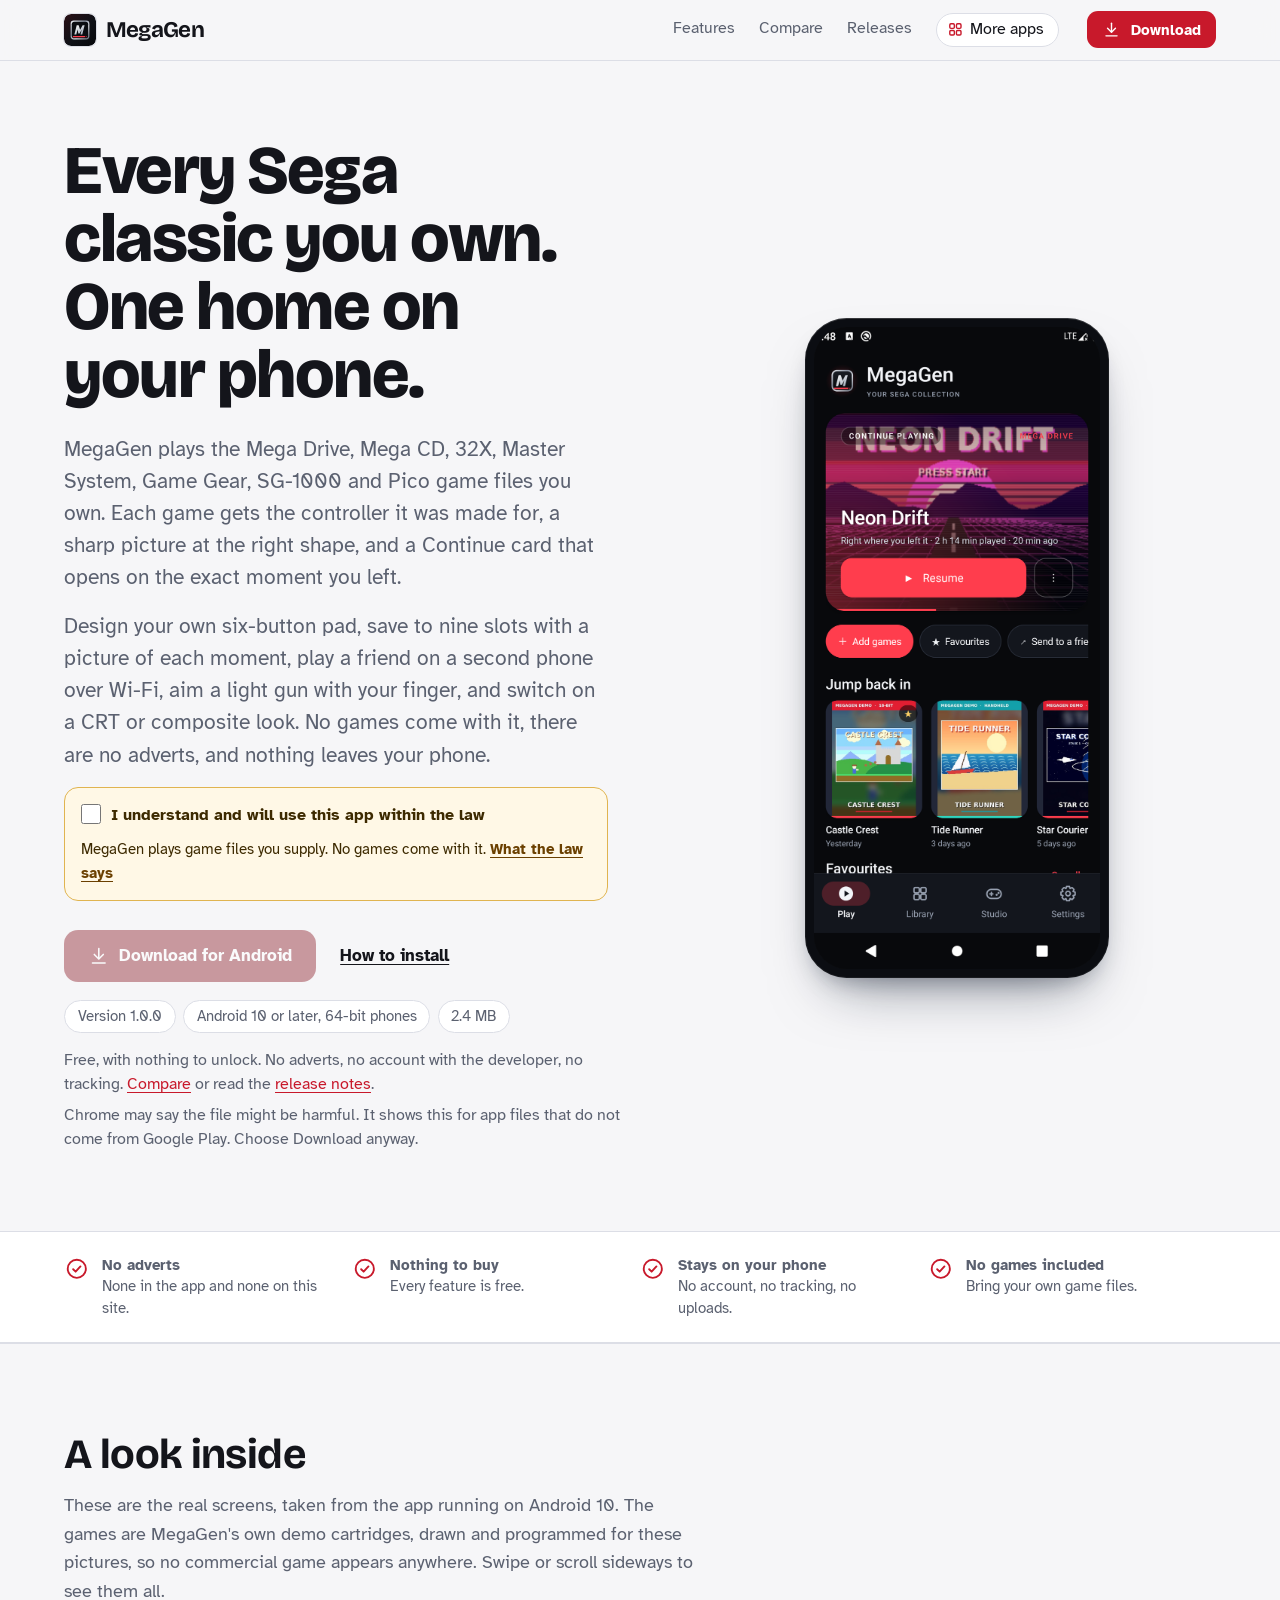
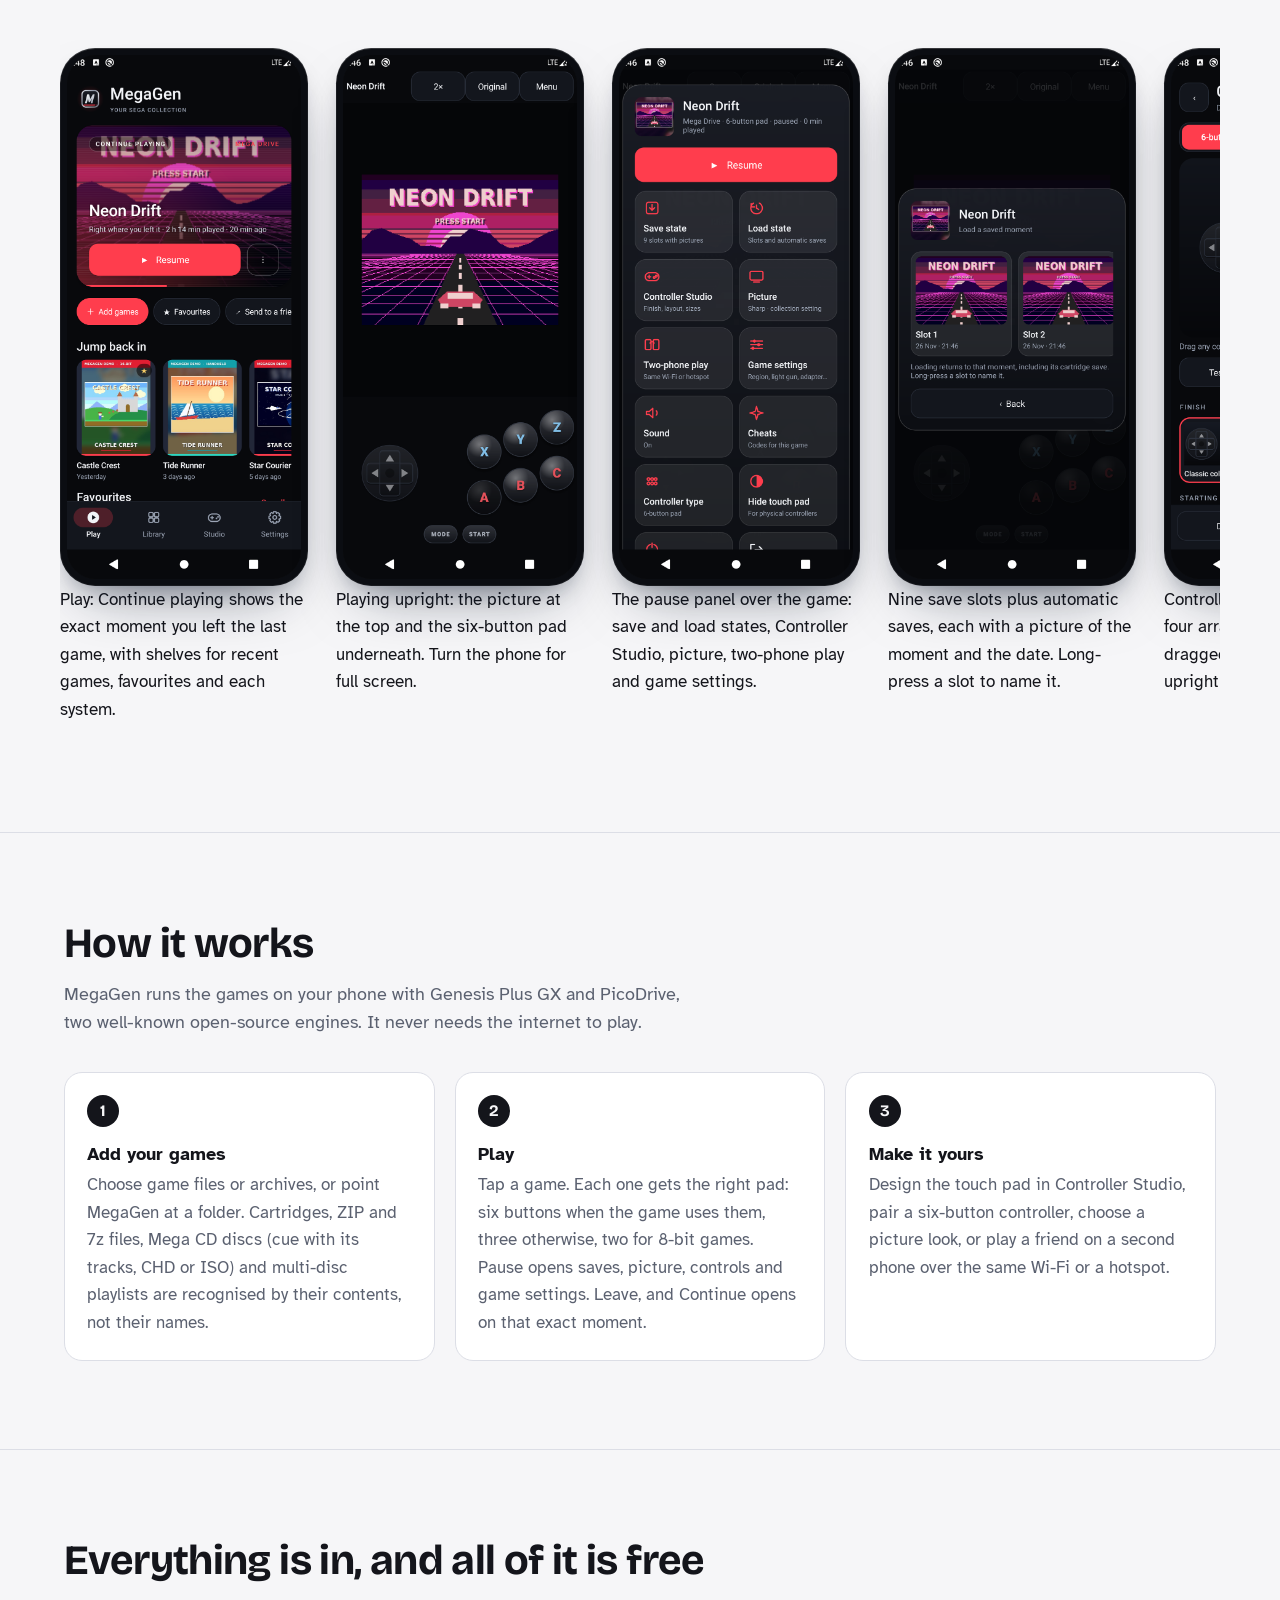
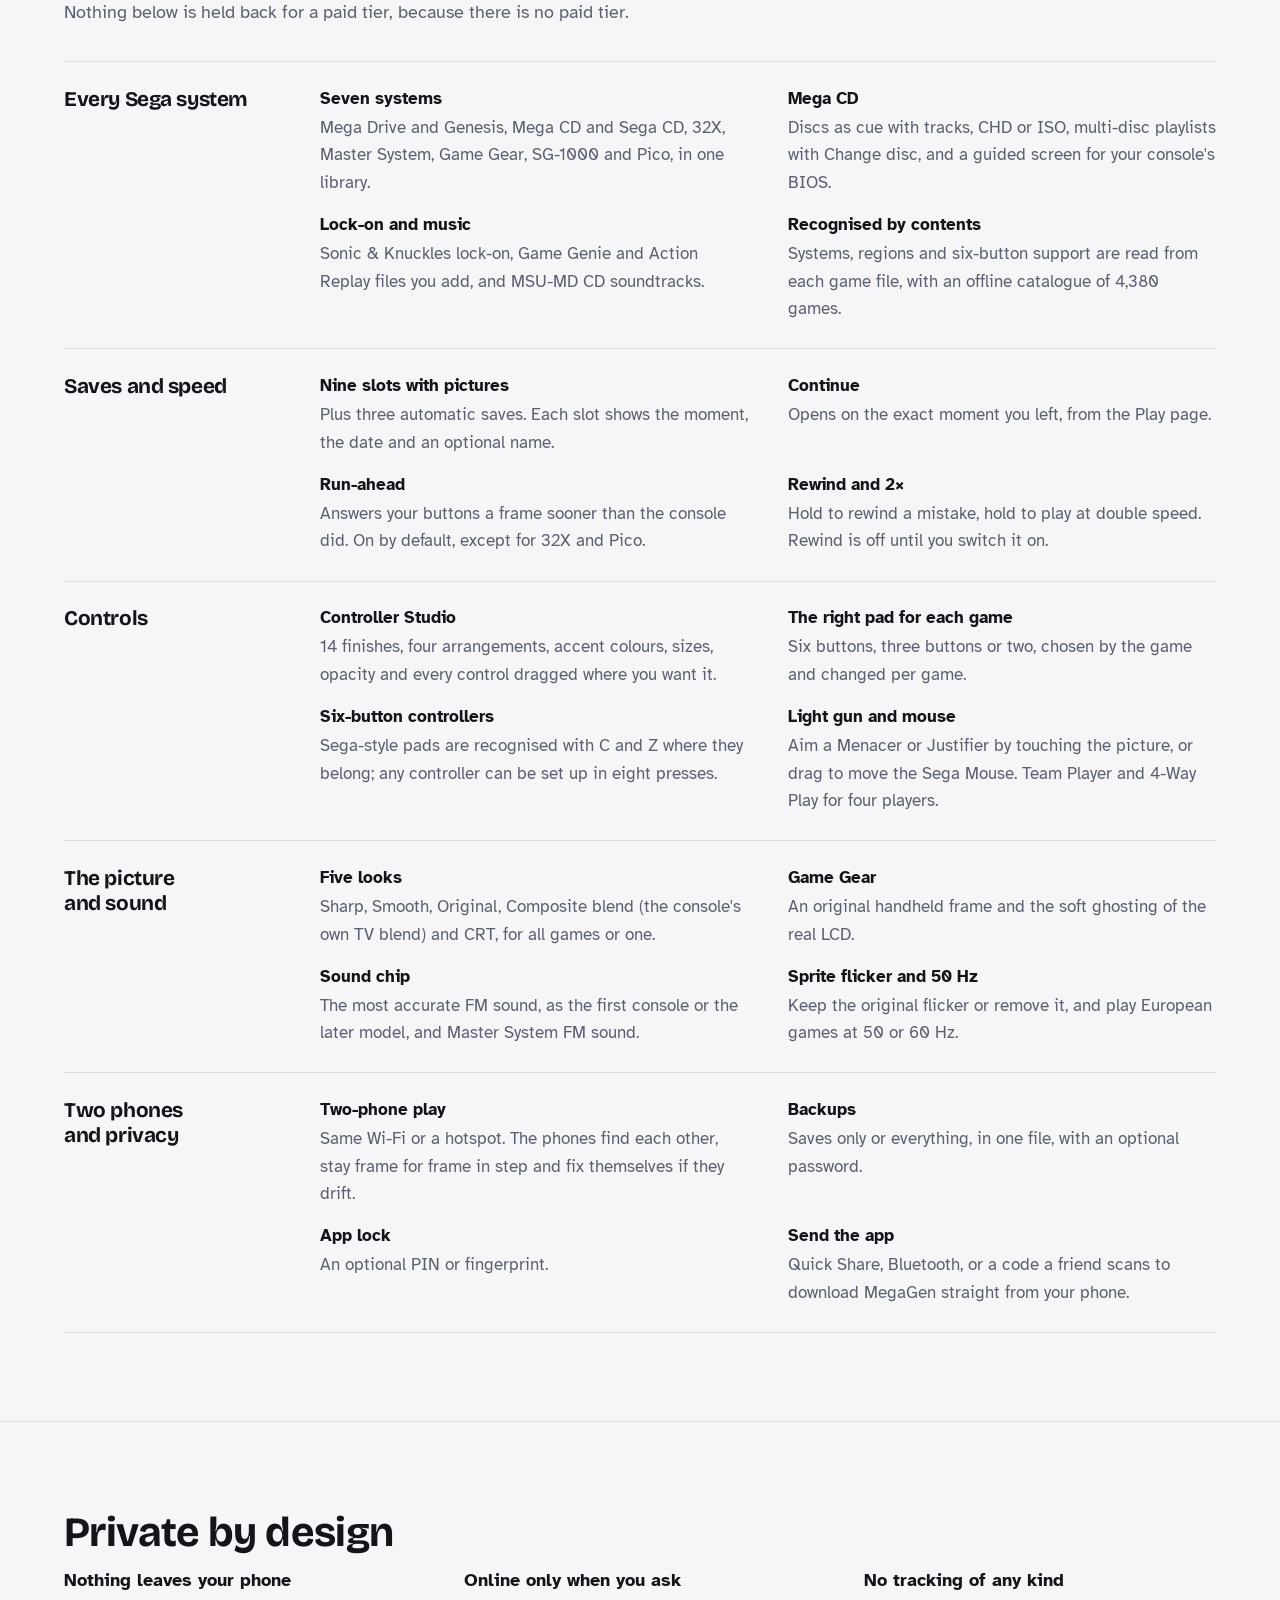
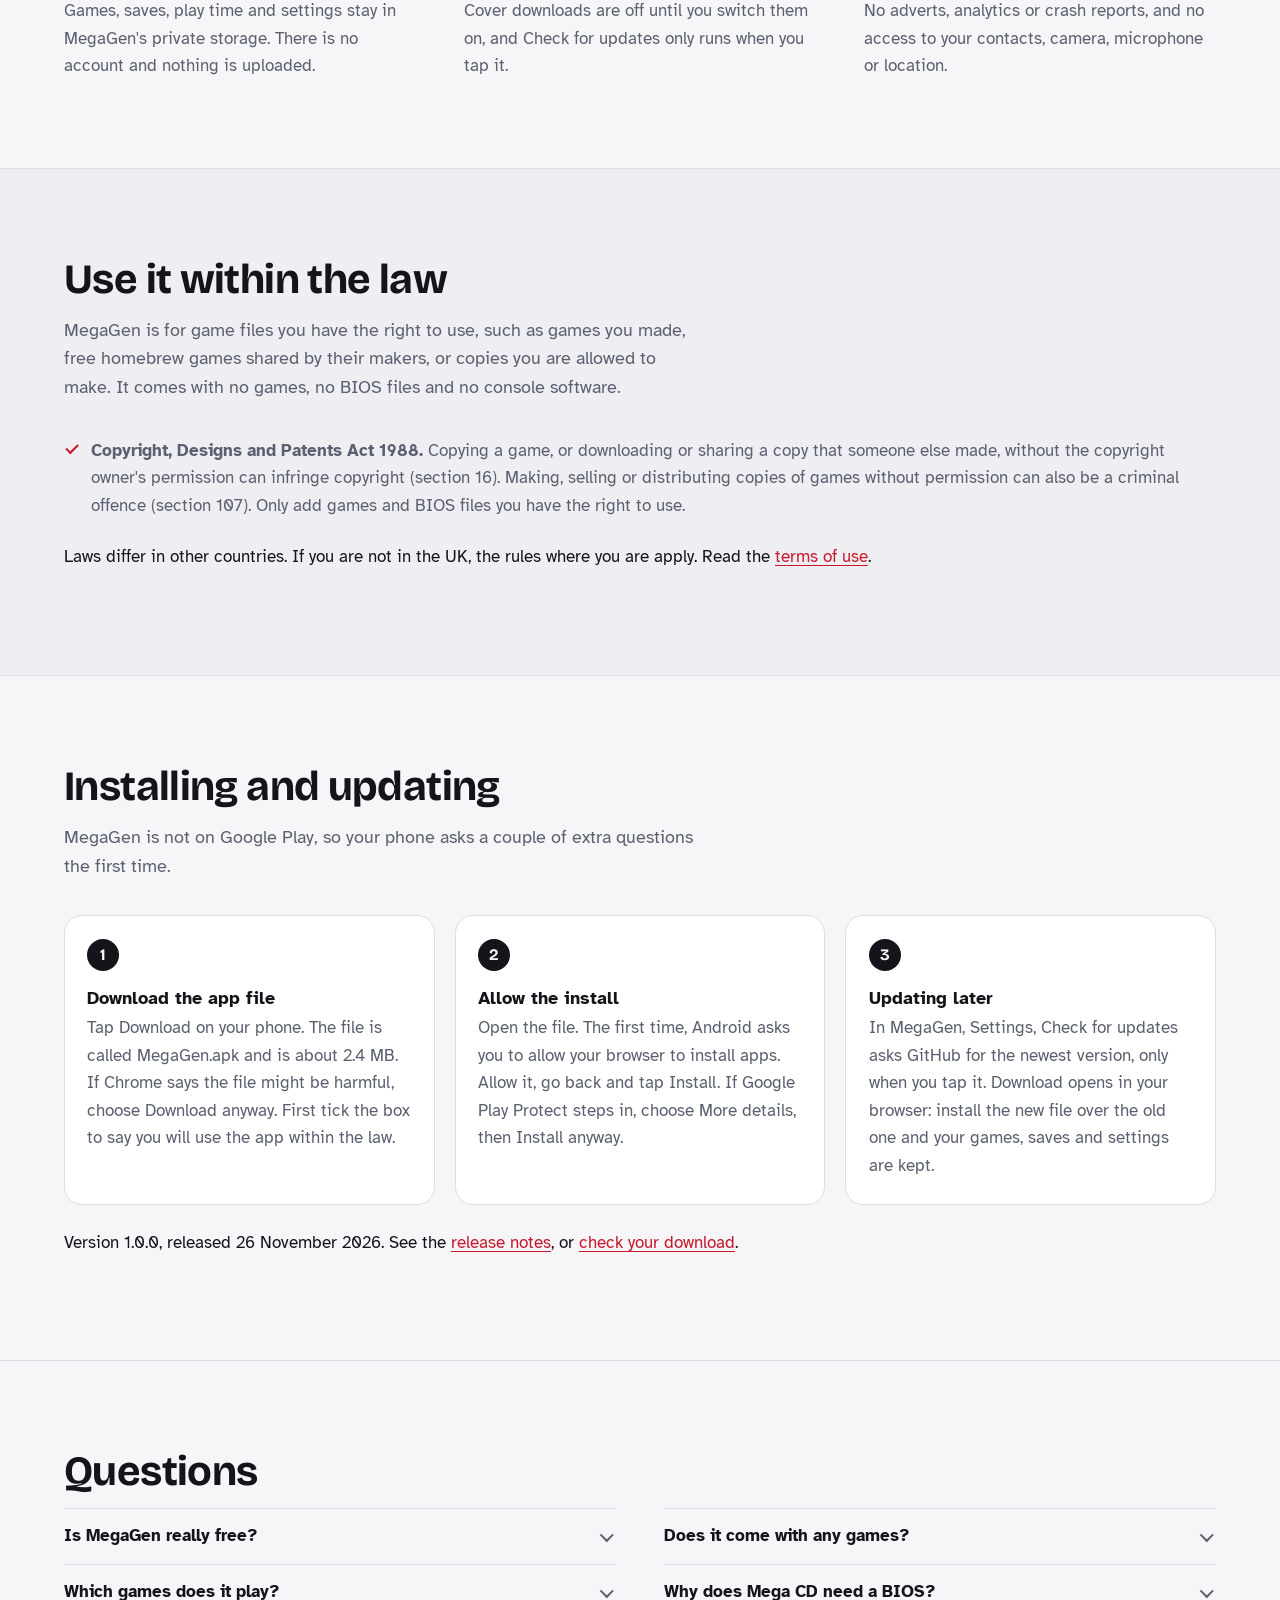
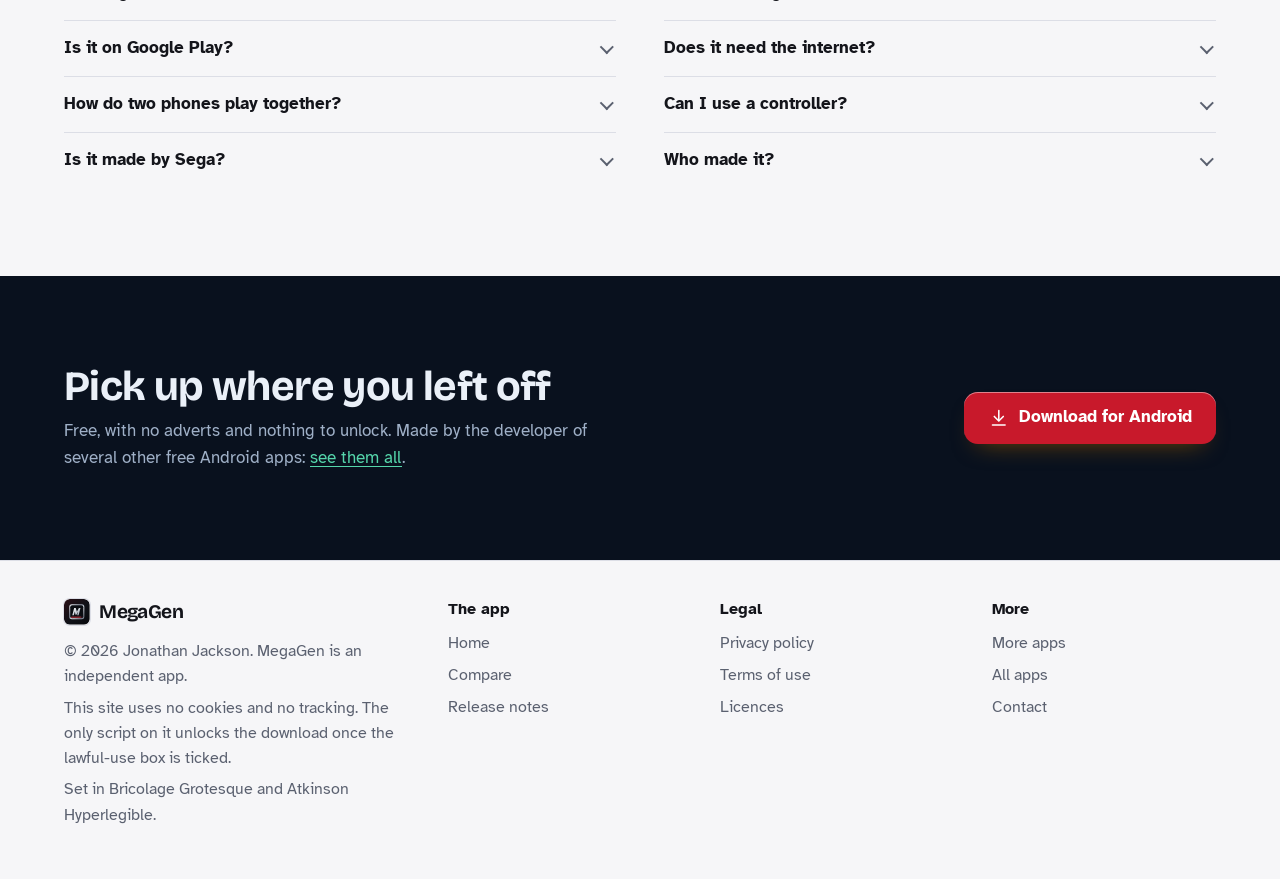
<file: index.html>
<!DOCTYPE html>
<html lang="en-GB">
<head>
<meta charset="utf-8">
<meta name="viewport" content="width=device-width, initial-scale=1">
<title>MegaGen: play your own Mega Drive, Mega CD, 32X, Master System and Game Gear games on Android, privately</title>
<meta name="description" content="MegaGen is a free Android player for the Sega game files you own: Mega Drive, Mega CD, 32X, Master System, Game Gear, SG-1000 and Pico. A six-button pad you design, save states with pictures, run-ahead, CRT and composite looks, light gun and mouse by touch, and two-phone play over Wi-Fi. No games included, no adverts, no account.">
<meta name="author" content="Jonathan Jackson">
<link rel="canonical" href="https://customgpter.github.io/megagen/">
<meta name="theme-color" content="#f6f6f8" media="(prefers-color-scheme: light)">
<meta name="theme-color" content="#08090c" media="(prefers-color-scheme: dark)">
<meta property="og:type" content="website">
<meta property="og:site_name" content="MegaGen">
<meta property="og:title" content="MegaGen: play your own Mega Drive, Mega CD, 32X, Master System and Game Gear games on Android, privately">
<meta property="og:description" content="MegaGen is a free Android player for the Sega game files you own: Mega Drive, Mega CD, 32X, Master System, Game Gear, SG-1000 and Pico. A six-button pad you design, save states with pictures, run-ahead, CRT and composite looks, light gun and mouse by touch, and two-phone play over Wi-Fi. No games included, no adverts, no account.">
<meta property="og:url" content="https://customgpter.github.io/megagen/">
<meta property="og:image" content="https://customgpter.github.io/megagen/assets/og.png">
<meta property="og:image:width" content="1200">
<meta property="og:image:height" content="630">
<meta property="og:image:alt" content="MegaGen&#x27;s Play page: a Continue playing card showing the last moment of the last game, with shelves of games underneath">
<meta property="og:locale" content="en_GB">
<meta name="twitter:card" content="summary_large_image">
<link rel="icon" href="./assets/favicon.svg" type="image/svg+xml">
<link rel="apple-touch-icon" href="./assets/apple-touch-icon.png">
<link rel="preload" href="./assets/fonts/bricolage-grotesque-latin.woff2" as="font" type="font/woff2" crossorigin>
<link rel="preload" href="./assets/fonts/atkinson-hyperlegible-latin-400-normal.woff2" as="font" type="font/woff2" crossorigin>
<link rel="stylesheet" href="./assets/site.css?v=1">
<link rel="stylesheet" href="./assets/house.css?v=1">
<link rel="stylesheet" href="./assets/apps-list.css?v=1">
<script src="./assets/apps-list.js?v=1" defer></script>
<script type="application/ld+json">{"@context":"https://schema.org","@type":"SoftwareApplication","name":"MegaGen","url":"https://customgpter.github.io/megagen/","description":"MegaGen is a free Android player for the Sega game files you own: Mega Drive, Mega CD, 32X, Master System, Game Gear, SG-1000 and Pico. A six-button pad you design, save states with pictures, run-ahead, CRT and composite looks, light gun and mouse by touch, and two-phone play over Wi-Fi. No games included, no adverts, no account.","applicationCategory":"GameApplication","operatingSystem":"Android 10 or later, 64-bit phones","softwareVersion":"1.0.0","downloadUrl":"https://github.com/CustomGPTer/megagen/releases/latest/download/MegaGen.apk","releaseNotes":"https://customgpter.github.io/megagen/releases.html","offers":{"@type":"Offer","price":"0","priceCurrency":"GBP"},"inLanguage":"en-GB","image":"https://customgpter.github.io/megagen/assets/og.png","featureList":["Seven systems","Mega CD","Lock-on and music","Recognised by contents","Nine slots with pictures","Continue","Run-ahead","Rewind and 2×","Controller Studio","The right pad for each game","Six-button controllers","Light gun and mouse"],"author":{"@type":"Person","name":"Jonathan Jackson"}}</script>
<script type="application/ld+json">{"@context":"https://schema.org","@type":"FAQPage","mainEntity":[{"@type":"Question","name":"Is MegaGen really free?","acceptedAnswer":{"@type":"Answer","text":"Yes. There is no paid version, no subscription and no adverts. Every feature is there from the start, and the engines it uses are free for non-commercial use, so it will stay free."}},{"@type":"Question","name":"Does it come with any games?","acceptedAnswer":{"@type":"Answer","text":"No. MegaGen comes with no games, no BIOS files and no console software. You add game files you have the right to use."}},{"@type":"Question","name":"Which games does it play?","acceptedAnswer":{"@type":"Answer","text":"Mega Drive and Genesis, Mega CD and Sega CD, 32X, Master System, Game Gear, SG-1000 and Pico games. Cartridges can be plain files, ZIP or 7z archives; Mega CD discs can be a cue sheet with its tracks, CHD or ISO."}},{"@type":"Question","name":"Why does Mega CD need a BIOS?","acceptedAnswer":{"@type":"Answer","text":"The Mega CD started every disc with software built into the console. MegaGen does not include it: add the BIOS from your own console under Settings, Mega CD BIOS, and MegaGen reads its region from the file."}},{"@type":"Question","name":"Is it on Google Play?","acceptedAnswer":{"@type":"Answer","text":"No. MegaGen is a personal project and is downloaded from this site as an Android app file. It needs Android 10 or later on a 64-bit phone."}},{"@type":"Question","name":"Does it need the internet?","acceptedAnswer":{"@type":"Answer","text":"No. Playing, saving and two-phone games all work with no internet. MegaGen only goes online if you switch on cover downloads or tap Check for updates."}},{"@type":"Question","name":"How do two phones play together?","acceptedAnswer":{"@type":"Answer","text":"Both phones need MegaGen and the same game, on the same Wi-Fi or with one joined to the other's hotspot. One taps Pause, Two-phone play, Host; the other taps Join and picks it, or types the address shown. The host is player 1."}},{"@type":"Question","name":"Can I use a controller?","acceptedAnswer":{"@type":"Answer","text":"Yes. Bluetooth and USB gamepads work, six-button Sega-style pads are recognised with C and Z in the right place, and Quick setup maps any controller in eight presses. Several controllers become players 1 to 4."}},{"@type":"Question","name":"Is it made by Sega?","acceptedAnswer":{"@type":"Answer","text":"No. MegaGen is an independent app. It is not made, endorsed or sponsored by Sega. Sega, Mega Drive, Genesis, Mega CD, 32X, Master System and Game Gear are named only to say which games MegaGen plays."}},{"@type":"Question","name":"Who made it?","acceptedAnswer":{"@type":"Answer","text":"MegaGen is made by Jonathan Jackson, an independent developer in the United Kingdom, on top of the Genesis Plus GX and PicoDrive engines by their authors and contributors."}}]}</script>
</head>
<body>
<a class="skip" href="#main">Skip to content</a>
<header class="masthead">
<div class="wrap">
<a class="brand" href="./" aria-label="MegaGen home"><svg viewBox="0 0 108 108" aria-hidden="true"><defs><linearGradient id="mgbg" x1="0" y1="0" x2="1" y2="1"><stop offset="0" stop-color="#2a1016"/><stop offset=".55" stop-color="#0f1117"/><stop offset="1" stop-color="#07080b"/></linearGradient><linearGradient id="mgrim" x1="0" y1="0" x2="1" y2="1"><stop offset="0" stop-color="#f4f6fa"/><stop offset=".4" stop-color="#8d96a6"/><stop offset=".62" stop-color="#e3e7ee"/><stop offset="1" stop-color="#5d6574"/></linearGradient><linearGradient id="mgm" x1="0" y1="0" x2="1" y2="1"><stop offset="0" stop-color="#fff"/><stop offset="1" stop-color="#9aa4b4"/></linearGradient></defs><rect width="108" height="108" rx="24" fill="url(#mgbg)"/><g transform="translate(54 54) scale(1.32) translate(-54 -54)"><path d="M38,30 L70,30 Q78,30 78,38 L78,70 Q78,78 70,78 L38,78 Q30,78 30,70 L30,38 Q30,30 38,30 Z" fill="url(#mgrim)"/><path d="M39.5,33 L68.5,33 Q75,33 75,39.5 L75,68.5 Q75,75 68.5,75 L39.5,75 Q33,75 33,68.5 L33,39.5 Q33,33 39.5,33 Z" fill="#0b0d12"/><path d="M39.6,65.4 L45.6,41.6 L50.6,41.6 L54.3,53.6 L60.7,41.6 L65.8,41.6 L59.8,65.4 L55.2,65.4 L58.4,53 L52.9,63.2 L49.7,63.2 L47.8,53 L44.6,65.4 Z" fill="url(#mgm)"/><path d="M36.6,69.6 L67.8,69.6 L66,72.4 L34.8,72.4 Z" fill="#ff3d4d"/><path d="M69.6,69.6 L72.4,69.6 L70.6,72.4 L67.8,72.4 Z" fill="#ff3d4d" opacity=".55"/></g></svg><span>MegaGen</span></a>
<nav aria-label="Main"><ul><li><a href="./#features">Features</a></li><li><a href="./compare.html">Compare</a></li><li><a href="./releases.html">Releases</a></li><li><a class="more-apps" href="./more-apps.html"><svg class="ico" viewBox="0 0 24 24" aria-hidden="true"><rect x="4" y="4" width="6.5" height="6.5" rx="1.6"/><rect x="13.5" y="4" width="6.5" height="6.5" rx="1.6"/><rect x="4" y="13.5" width="6.5" height="6.5" rx="1.6"/><rect x="13.5" y="13.5" width="6.5" height="6.5" rx="1.6"/></svg>More apps</a></li></ul></nav>
<a class="button small" href="./#download"><svg class="ico" viewBox="0 0 24 24" aria-hidden="true"><path d="M12 4v11"/><path d="M7 10.5l5 5 5-5"/><path d="M5 20h14"/></svg>Download</a>
</div>
</header>
<main id="main">
<div class="hero">
<div class="wrap hero-grid">
<div class="hero-copy">
<h1>Every Sega classic you own. One home on your phone.</h1>
<p class="lede">MegaGen plays the Mega Drive, Mega CD, 32X, Master System, Game Gear, SG-1000 and Pico game files you own. Each game gets the controller it was made for, a sharp picture at the right shape, and a Continue card that opens on the exact moment you left.</p><p class="lede">Design your own six-button pad, save to nine slots with a picture of each moment, play a friend on a second phone over Wi-Fi, aim a light gun with your finger, and switch on a CRT or composite look. No games come with it, there are no adverts, and nothing leaves your phone.</p>

<div class="gate-scope"><div class="law-box" data-gate><label><input type="checkbox"> I understand and will use this app within the law</label><p>MegaGen plays game files you supply. No games come with it. <a href="terms.html#law">What the law says</a></p><noscript><p>Turn on JavaScript to tick the box and download.</p></noscript></div><p class="get" id="download"><a class="button" data-href="https://github.com/CustomGPTer/megagen/releases/latest/download/MegaGen.apk" aria-disabled="true" role="link" tabindex="-1"><svg class="ico" viewBox="0 0 24 24" aria-hidden="true"><path d="M12 4v11"/><path d="M7 10.5l5 5 5-5"/><path d="M5 20h14"/></svg>Download for Android</a><a class="aside" href="#install">How to install</a></p></div>
<ul class="pills"><li>Version 1.0.0</li><li>Android 10 or later, 64-bit phones</li><li>2.4 MB</li></ul>
<p class="facts">Free, with nothing to unlock. No adverts, no account with the developer, no tracking. <a href="compare.html">Compare</a> or read the <a href="releases.html">release notes</a>.</p>
<p class="facts">Chrome may say the file might be harmful. It shows this for app files that do not come from Google Play. Choose Download anyway.</p>
</div>
<div class="hero-phone"><div class="phone"><img src="./assets/screens/home.png" alt="Play: Continue playing shows the exact moment you left the last game, with shelves for recent games, favourites and each system." width="393" height="852" fetchpriority="high"></div></div>
</div>
</div>

<section class="promises" aria-label="In short">
<div class="wrap"><ul><li><svg class="ico" viewBox="0 0 24 24" aria-hidden="true"><circle cx="12" cy="12" r="8.5"/><path d="M8.6 12.4l2.3 2.3 4.5-4.9"/></svg><span><b>No adverts</b><span>None in the app and none on this site.</span></span></li><li><svg class="ico" viewBox="0 0 24 24" aria-hidden="true"><circle cx="12" cy="12" r="8.5"/><path d="M8.6 12.4l2.3 2.3 4.5-4.9"/></svg><span><b>Nothing to buy</b><span>Every feature is free.</span></span></li><li><svg class="ico" viewBox="0 0 24 24" aria-hidden="true"><circle cx="12" cy="12" r="8.5"/><path d="M8.6 12.4l2.3 2.3 4.5-4.9"/></svg><span><b>Stays on your phone</b><span>No account, no tracking, no uploads.</span></span></li><li><svg class="ico" viewBox="0 0 24 24" aria-hidden="true"><circle cx="12" cy="12" r="8.5"/><path d="M8.6 12.4l2.3 2.3 4.5-4.9"/></svg><span><b>No games included</b><span>Bring your own game files.</span></span></li></ul></div>
</section>

<section id="screens" aria-labelledby="screens-h">
<div class="wrap">
<h2 id="screens-h">A look inside</h2>
<p class="intro">These are the real screens, taken from the app running on Android 10. The games are MegaGen&#x27;s own demo cartridges, drawn and programmed for these pictures, so no commercial game appears anywhere. Swipe or scroll sideways to see them all.</p>
<div class="gallery" tabindex="0" role="region" aria-label="Screens from MegaGen"><figure class="shot"><div class="phone"><img src="./assets/screens/home.png" alt="Play: Continue playing shows the exact moment you left the last game, with shelves for recent games, favourites and each system." width="393" height="852" loading="eager" decoding="async"></div><figcaption>Play: Continue playing shows the exact moment you left the last game, with shelves for recent games, favourites and each system.</figcaption></figure><figure class="shot"><div class="phone"><img src="./assets/screens/play.png" alt="Playing upright: the picture at the top and the six-button pad underneath. Turn the phone for full screen." width="393" height="852" loading="eager" decoding="async"></div><figcaption>Playing upright: the picture at the top and the six-button pad underneath. Turn the phone for full screen.</figcaption></figure><figure class="shot"><div class="phone"><img src="./assets/screens/pause.png" alt="The pause panel over the game: save and load states, Controller Studio, picture, two-phone play and game settings." width="393" height="852" loading="eager" decoding="async"></div><figcaption>The pause panel over the game: save and load states, Controller Studio, picture, two-phone play and game settings.</figcaption></figure><figure class="shot"><div class="phone"><img src="./assets/screens/states.png" alt="Nine save slots plus automatic saves, each with a picture of the moment and the date. Long-press a slot to name it." width="393" height="852" loading="eager" decoding="async"></div><figcaption>Nine save slots plus automatic saves, each with a picture of the moment and the date. Long-press a slot to name it.</figcaption></figure><figure class="shot"><div class="phone"><img src="./assets/screens/studio.png" alt="Controller Studio: 14 finishes, four arrangements, every control dragged and sized, separate upright and sideways pads." width="393" height="852" loading="eager" decoding="async"></div><figcaption>Controller Studio: 14 finishes, four arrangements, every control dragged and sized, separate upright and sideways pads.</figcaption></figure><figure class="shot"><div class="phone"><img src="./assets/screens/crt.png" alt="The CRT look: scanlines and tube shading, chosen for the whole collection or one game at a time." width="393" height="852" loading="eager" decoding="async"></div><figcaption>The CRT look: scanlines and tube shading, chosen for the whole collection or one game at a time.</figcaption></figure><figure class="shot"><div class="phone"><img src="./assets/screens/gamegear.png" alt="Game Gear games in an original handheld frame, with the soft ghosting of the real screen if you want it." width="393" height="852" loading="eager" decoding="async"></div><figcaption>Game Gear games in an original handheld frame, with the soft ghosting of the real screen if you want it.</figcaption></figure><figure class="shot"><div class="phone"><img src="./assets/screens/two_phones.png" alt="Two-phone play: one phone hosts, the other joins over the same Wi-Fi or a hotspot, and the games stay in step." width="393" height="852" loading="eager" decoding="async"></div><figcaption>Two-phone play: one phone hosts, the other joins over the same Wi-Fi or a hotspot, and the games stay in step.</figcaption></figure><figure class="shot"><div class="phone"><img src="./assets/screens/library.png" alt="The library: search, a chip for each system, genres, collections and favourites." width="393" height="852" loading="eager" decoding="async"></div><figcaption>The library: search, a chip for each system, genres, collections and favourites.</figcaption></figure><figure class="shot"><div class="phone"><img src="./assets/screens/settings.png" alt="Settings: picture, sound chip, sprite flicker, 50 or 60 Hz, Mega CD BIOS, lock-on cartridges and run-ahead." width="393" height="852" loading="eager" decoding="async"></div><figcaption>Settings: picture, sound chip, sprite flicker, 50 or 60 Hz, Mega CD BIOS, lock-on cartridges and run-ahead.</figcaption></figure></div>
</div>
</section>

<section id="how" aria-labelledby="how-h">
<div class="wrap">
<h2 id="how-h">How it works</h2>
<p class="intro">MegaGen runs the games on your phone with Genesis Plus GX and PicoDrive, two well-known open-source engines. It never needs the internet to play.</p>
<ol class="steps"><li><h3>Add your games</h3><p>Choose game files or archives, or point MegaGen at a folder. Cartridges, ZIP and 7z files, Mega CD discs (cue with its tracks, CHD or ISO) and multi-disc playlists are recognised by their contents, not their names.</p></li><li><h3>Play</h3><p>Tap a game. Each one gets the right pad: six buttons when the game uses them, three otherwise, two for 8-bit games. Pause opens saves, picture, controls and game settings. Leave, and Continue opens on that exact moment.</p></li><li><h3>Make it yours</h3><p>Design the touch pad in Controller Studio, pair a six-button controller, choose a picture look, or play a friend on a second phone over the same Wi-Fi or a hotspot.</p></li></ol>
</div>
</section>

<section id="features" aria-labelledby="features-h">
<div class="wrap">
<h2 id="features-h">Everything is in, and all of it is free</h2>
<p class="intro">Nothing below is held back for a paid tier, because there is no paid tier.</p>
<div class="groups"><div class="group"><h3>Every Sega system</h3><dl><div><dt>Seven systems</dt><dd>Mega Drive and Genesis, Mega CD and Sega CD, 32X, Master System, Game Gear, SG-1000 and Pico, in one library.</dd></div><div><dt>Mega CD</dt><dd>Discs as cue with tracks, CHD or ISO, multi-disc playlists with Change disc, and a guided screen for your console's BIOS.</dd></div><div><dt>Lock-on and music</dt><dd>Sonic &amp; Knuckles lock-on, Game Genie and Action Replay files you add, and MSU-MD CD soundtracks.</dd></div><div><dt>Recognised by contents</dt><dd>Systems, regions and six-button support are read from each game file, with an offline catalogue of 4,380 games.</dd></div></dl></div><div class="group"><h3>Saves and speed</h3><dl><div><dt>Nine slots with pictures</dt><dd>Plus three automatic saves. Each slot shows the moment, the date and an optional name.</dd></div><div><dt>Continue</dt><dd>Opens on the exact moment you left, from the Play page.</dd></div><div><dt>Run-ahead</dt><dd>Answers your buttons a frame sooner than the console did. On by default, except for 32X and Pico.</dd></div><div><dt>Rewind and 2×</dt><dd>Hold to rewind a mistake, hold to play at double speed. Rewind is off until you switch it on.</dd></div></dl></div><div class="group"><h3>Controls</h3><dl><div><dt>Controller Studio</dt><dd>14 finishes, four arrangements, accent colours, sizes, opacity and every control dragged where you want it.</dd></div><div><dt>The right pad for each game</dt><dd>Six buttons, three buttons or two, chosen by the game and changed per game.</dd></div><div><dt>Six-button controllers</dt><dd>Sega-style pads are recognised with C and Z where they belong; any controller can be set up in eight presses.</dd></div><div><dt>Light gun and mouse</dt><dd>Aim a Menacer or Justifier by touching the picture, or drag to move the Sega Mouse. Team Player and 4-Way Play for four players.</dd></div></dl></div><div class="group"><h3>The picture and sound</h3><dl><div><dt>Five looks</dt><dd>Sharp, Smooth, Original, Composite blend (the console's own TV blend) and CRT, for all games or one.</dd></div><div><dt>Game Gear</dt><dd>An original handheld frame and the soft ghosting of the real LCD.</dd></div><div><dt>Sound chip</dt><dd>The most accurate FM sound, as the first console or the later model, and Master System FM sound.</dd></div><div><dt>Sprite flicker and 50 Hz</dt><dd>Keep the original flicker or remove it, and play European games at 50 or 60 Hz.</dd></div></dl></div><div class="group"><h3>Two phones and privacy</h3><dl><div><dt>Two-phone play</dt><dd>Same Wi-Fi or a hotspot. The phones find each other, stay frame for frame in step and fix themselves if they drift.</dd></div><div><dt>Backups</dt><dd>Saves only or everything, in one file, with an optional password.</dd></div><div><dt>App lock</dt><dd>An optional PIN or fingerprint.</dd></div><div><dt>Send the app</dt><dd>Quick Share, Bluetooth, or a code a friend scans to download MegaGen straight from your phone.</dd></div></dl></div></div>
</div>
</section>

<section id="privacy" aria-labelledby="privacy-h">
<div class="wrap">
<h2 id="privacy-h">Private by design</h2>
<ul class="plain"><li><h3>Nothing leaves your phone</h3><p>Games, saves, play time and settings stay in MegaGen's private storage. There is no account and nothing is uploaded.</p></li><li><h3>Online only when you ask</h3><p>Cover downloads are off until you switch them on, and Check for updates only runs when you tap it.</p></li><li><h3>No tracking of any kind</h3><p>No adverts, analytics or crash reports, and no access to your contacts, camera, microphone or location.</p></li></ul>
</div>
</section>

<section id="law" aria-labelledby="law-h" class="law-band">
<div class="wrap">
<h2 id="law-h">Use it within the law</h2>
<p class="intro">MegaGen is for game files you have the right to use, such as games you made, free homebrew games shared by their makers, or copies you are allowed to make. It comes with no games, no BIOS files and no console software.</p>
<ul class="ticks"><li><b>Copyright, Designs and Patents Act 1988.</b> Copying a game, or downloading or sharing a copy that someone else made, without the copyright owner's permission can infringe copyright (section 16). Making, selling or distributing copies of games without permission can also be a criminal offence (section 107). Only add games and BIOS files you have the right to use.</li></ul>
<p class="after-table">Laws differ in other countries. If you are not in the UK, the rules where you are apply. Read the <a href="terms.html#law">terms of use</a>.</p>
</div>
</section>
<section id="install" aria-labelledby="install-h">
<div class="wrap">
<h2 id="install-h">Installing and updating</h2>
<p class="intro">MegaGen is not on Google Play, so your phone asks a couple of extra questions the first time.</p>
<ol class="steps"><li><h3>Download the app file</h3><p>Tap Download on your phone. The file is called MegaGen.apk and is about 2.4 MB. If Chrome says the file might be harmful, choose Download anyway. First tick the box to say you will use the app within the law.</p></li><li><h3>Allow the install</h3><p>Open the file. The first time, Android asks you to allow your browser to install apps. Allow it, go back and tap Install. If Google Play Protect steps in, choose More details, then Install anyway.</p></li><li><h3>Updating later</h3><p>In MegaGen, Settings, Check for updates asks GitHub for the newest version, only when you tap it. Download opens in your browser: install the new file over the old one and your games, saves and settings are kept.</p></li></ol>
<p class="after-table">Version 1.0.0, released 26 November 2026. See the <a href="releases.html">release notes</a>, or <a href="releases.html#checking">check your download</a>.</p>
</div>
</section>

<section id="questions" aria-labelledby="questions-h">
<div class="wrap">
<h2 id="questions-h">Questions</h2>
<div class="faq"><details><summary>Is MegaGen really free?</summary><p>Yes. There is no paid version, no subscription and no adverts. Every feature is there from the start, and the engines it uses are free for non-commercial use, so it will stay free.</p></details><details><summary>Does it come with any games?</summary><p>No. MegaGen comes with no games, no BIOS files and no console software. You add game files you have the right to use.</p></details><details><summary>Which games does it play?</summary><p>Mega Drive and Genesis, Mega CD and Sega CD, 32X, Master System, Game Gear, SG-1000 and Pico games. Cartridges can be plain files, ZIP or 7z archives; Mega CD discs can be a cue sheet with its tracks, CHD or ISO.</p></details><details><summary>Why does Mega CD need a BIOS?</summary><p>The Mega CD started every disc with software built into the console. MegaGen does not include it: add the BIOS from your own console under Settings, Mega CD BIOS, and MegaGen reads its region from the file.</p></details><details><summary>Is it on Google Play?</summary><p>No. MegaGen is a personal project and is downloaded from this site as an Android app file. It needs Android 10 or later on a 64-bit phone.</p></details><details><summary>Does it need the internet?</summary><p>No. Playing, saving and two-phone games all work with no internet. MegaGen only goes online if you switch on cover downloads or tap Check for updates.</p></details><details><summary>How do two phones play together?</summary><p>Both phones need MegaGen and the same game, on the same Wi-Fi or with one joined to the other's hotspot. One taps Pause, Two-phone play, Host; the other taps Join and picks it, or types the address shown. The host is player 1.</p></details><details><summary>Can I use a controller?</summary><p>Yes. Bluetooth and USB gamepads work, six-button Sega-style pads are recognised with C and Z in the right place, and Quick setup maps any controller in eight presses. Several controllers become players 1 to 4.</p></details><details><summary>Is it made by Sega?</summary><p>No. MegaGen is an independent app. It is not made, endorsed or sponsored by Sega. Sega, Mega Drive, Genesis, Mega CD, 32X, Master System and Game Gear are named only to say which games MegaGen plays.</p></details><details><summary>Who made it?</summary><p>MegaGen is made by Jonathan Jackson, an independent developer in the United Kingdom, on top of the Genesis Plus GX and PicoDrive engines by their authors and contributors.</p></details></div>
</div>
</section>

<section class="closing" aria-labelledby="closing-h">
<div class="wrap">
<div><h2 id="closing-h">Pick up where you left off</h2><p>Free, with no adverts and nothing to unlock. Made by the developer of several other free Android apps: <a href="more-apps.html">see them all</a>.</p></div>
<a class="button" href="./#download"><svg class="ico" viewBox="0 0 24 24" aria-hidden="true"><path d="M12 4v11"/><path d="M7 10.5l5 5 5-5"/><path d="M5 20h14"/></svg>Download for Android</a>
</div>
</section>
</main>
<footer class="colophon">
<div class="wrap">
<div>
<a class="brand" href="./" aria-label="MegaGen home"><svg viewBox="0 0 108 108" aria-hidden="true"><defs><linearGradient id="mgbg" x1="0" y1="0" x2="1" y2="1"><stop offset="0" stop-color="#2a1016"/><stop offset=".55" stop-color="#0f1117"/><stop offset="1" stop-color="#07080b"/></linearGradient><linearGradient id="mgrim" x1="0" y1="0" x2="1" y2="1"><stop offset="0" stop-color="#f4f6fa"/><stop offset=".4" stop-color="#8d96a6"/><stop offset=".62" stop-color="#e3e7ee"/><stop offset="1" stop-color="#5d6574"/></linearGradient><linearGradient id="mgm" x1="0" y1="0" x2="1" y2="1"><stop offset="0" stop-color="#fff"/><stop offset="1" stop-color="#9aa4b4"/></linearGradient></defs><rect width="108" height="108" rx="24" fill="url(#mgbg)"/><g transform="translate(54 54) scale(1.32) translate(-54 -54)"><path d="M38,30 L70,30 Q78,30 78,38 L78,70 Q78,78 70,78 L38,78 Q30,78 30,70 L30,38 Q30,30 38,30 Z" fill="url(#mgrim)"/><path d="M39.5,33 L68.5,33 Q75,33 75,39.5 L75,68.5 Q75,75 68.5,75 L39.5,75 Q33,75 33,68.5 L33,39.5 Q33,33 39.5,33 Z" fill="#0b0d12"/><path d="M39.6,65.4 L45.6,41.6 L50.6,41.6 L54.3,53.6 L60.7,41.6 L65.8,41.6 L59.8,65.4 L55.2,65.4 L58.4,53 L52.9,63.2 L49.7,63.2 L47.8,53 L44.6,65.4 Z" fill="url(#mgm)"/><path d="M36.6,69.6 L67.8,69.6 L66,72.4 L34.8,72.4 Z" fill="#ff3d4d"/><path d="M69.6,69.6 L72.4,69.6 L70.6,72.4 L67.8,72.4 Z" fill="#ff3d4d" opacity=".55"/></g></svg><span>MegaGen</span></a>
<p>&copy; 2026 Jonathan Jackson. MegaGen is an independent app.</p>
<p>This site uses no cookies and no tracking. The only script on it unlocks the download once the lawful-use box is ticked.</p>
<p>Set in Bricolage Grotesque and Atkinson Hyperlegible.</p>
</div>
<nav aria-label="The app"><h2>The app</h2><ul>
<li><a href="./">Home</a></li>
<li><a href="./compare.html">Compare</a></li>
<li><a href="./releases.html">Release notes</a></li>

</ul></nav>
<nav aria-label="Legal"><h2>Legal</h2><ul>
<li><a href="./privacy.html">Privacy policy</a></li>
<li><a href="./terms.html">Terms of use</a></li>
<li><a href="./licences.html">Licences</a></li>
</ul></nav>
<nav aria-label="More"><h2>More</h2><ul>
<li><a href="./more-apps.html">More apps</a></li>
<li><a href="https://customgpter.github.io/">All apps</a></li>
<li><a href="https://github.com/CustomGPTer/megagen/issues">Contact</a></li>
</ul></nav>
</div>
</footer>
</body>
</html>
</file>
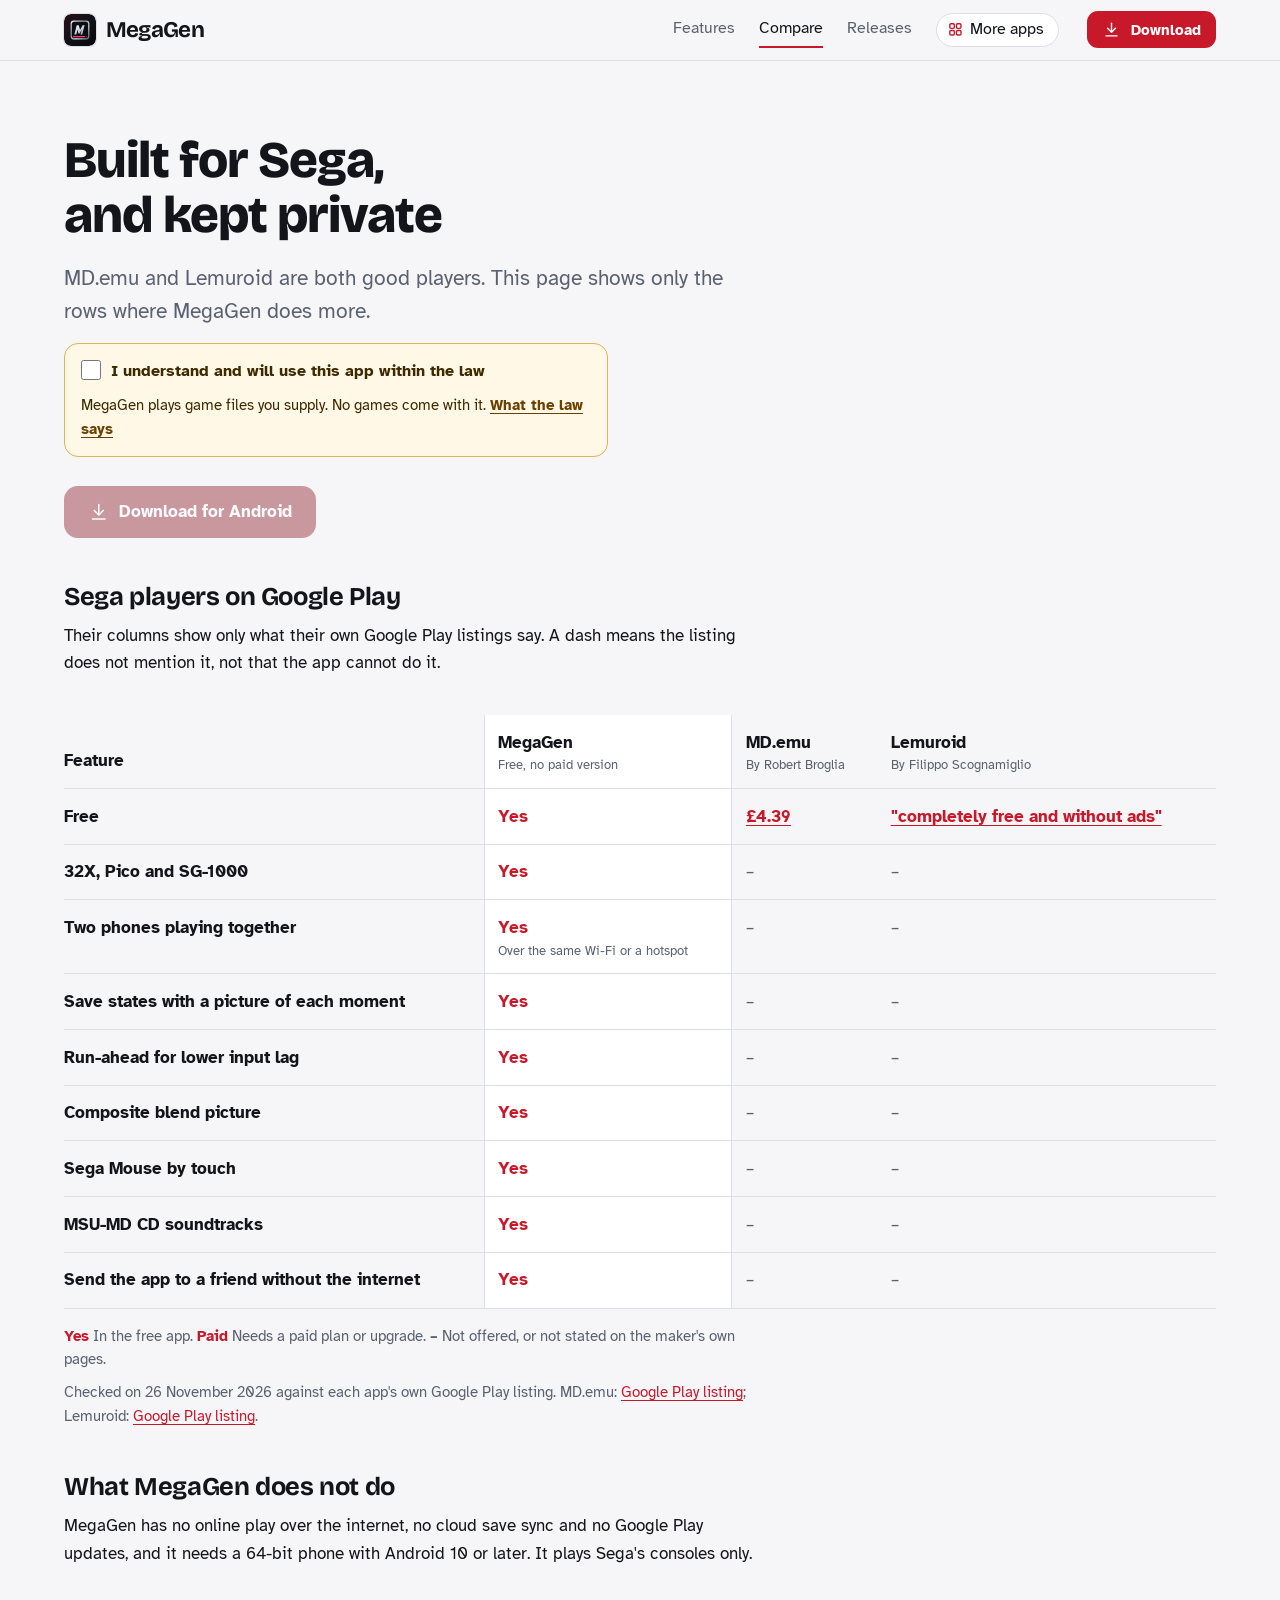
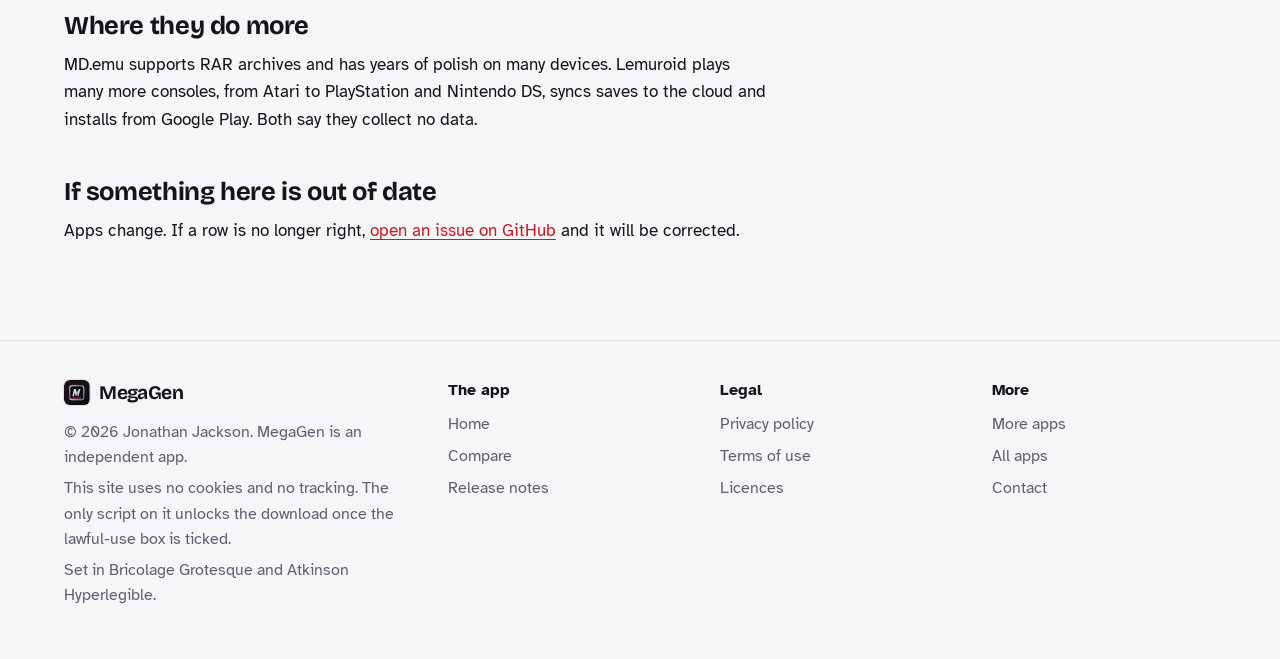
<file: compare.html>
<!DOCTYPE html>
<html lang="en-GB">
<head>
<meta charset="utf-8">
<meta name="viewport" content="width=device-width, initial-scale=1">
<title>MegaGen compared with MD.emu and Lemuroid</title>
<meta name="description" content="How MegaGen compares with MD.emu and Lemuroid, row by row, with each claim linked to the app&#x27;s own Google Play listing.">
<meta name="author" content="Jonathan Jackson">
<link rel="canonical" href="https://customgpter.github.io/megagen/compare.html">
<meta name="theme-color" content="#f6f6f8" media="(prefers-color-scheme: light)">
<meta name="theme-color" content="#08090c" media="(prefers-color-scheme: dark)">
<meta property="og:type" content="website">
<meta property="og:site_name" content="MegaGen">
<meta property="og:title" content="MegaGen compared with MD.emu and Lemuroid">
<meta property="og:description" content="How MegaGen compares with MD.emu and Lemuroid, row by row, with each claim linked to the app&#x27;s own Google Play listing.">
<meta property="og:url" content="https://customgpter.github.io/megagen/compare.html">
<meta property="og:image" content="https://customgpter.github.io/megagen/assets/og.png">
<meta property="og:image:width" content="1200">
<meta property="og:image:height" content="630">
<meta property="og:image:alt" content="MegaGen&#x27;s Play page: a Continue playing card showing the last moment of the last game, with shelves of games underneath">
<meta property="og:locale" content="en_GB">
<meta name="twitter:card" content="summary_large_image">
<link rel="icon" href="./assets/favicon.svg" type="image/svg+xml">
<link rel="apple-touch-icon" href="./assets/apple-touch-icon.png">
<link rel="preload" href="./assets/fonts/bricolage-grotesque-latin.woff2" as="font" type="font/woff2" crossorigin>
<link rel="preload" href="./assets/fonts/atkinson-hyperlegible-latin-400-normal.woff2" as="font" type="font/woff2" crossorigin>
<link rel="stylesheet" href="./assets/site.css?v=1">
<link rel="stylesheet" href="./assets/house.css?v=1">
<link rel="stylesheet" href="./assets/apps-list.css?v=1">
<script src="./assets/apps-list.js?v=1" defer></script>
</head>
<body>
<a class="skip" href="#main">Skip to content</a>
<header class="masthead">
<div class="wrap">
<a class="brand" href="./" aria-label="MegaGen home"><svg viewBox="0 0 108 108" aria-hidden="true"><defs><linearGradient id="mgbg" x1="0" y1="0" x2="1" y2="1"><stop offset="0" stop-color="#2a1016"/><stop offset=".55" stop-color="#0f1117"/><stop offset="1" stop-color="#07080b"/></linearGradient><linearGradient id="mgrim" x1="0" y1="0" x2="1" y2="1"><stop offset="0" stop-color="#f4f6fa"/><stop offset=".4" stop-color="#8d96a6"/><stop offset=".62" stop-color="#e3e7ee"/><stop offset="1" stop-color="#5d6574"/></linearGradient><linearGradient id="mgm" x1="0" y1="0" x2="1" y2="1"><stop offset="0" stop-color="#fff"/><stop offset="1" stop-color="#9aa4b4"/></linearGradient></defs><rect width="108" height="108" rx="24" fill="url(#mgbg)"/><g transform="translate(54 54) scale(1.32) translate(-54 -54)"><path d="M38,30 L70,30 Q78,30 78,38 L78,70 Q78,78 70,78 L38,78 Q30,78 30,70 L30,38 Q30,30 38,30 Z" fill="url(#mgrim)"/><path d="M39.5,33 L68.5,33 Q75,33 75,39.5 L75,68.5 Q75,75 68.5,75 L39.5,75 Q33,75 33,68.5 L33,39.5 Q33,33 39.5,33 Z" fill="#0b0d12"/><path d="M39.6,65.4 L45.6,41.6 L50.6,41.6 L54.3,53.6 L60.7,41.6 L65.8,41.6 L59.8,65.4 L55.2,65.4 L58.4,53 L52.9,63.2 L49.7,63.2 L47.8,53 L44.6,65.4 Z" fill="url(#mgm)"/><path d="M36.6,69.6 L67.8,69.6 L66,72.4 L34.8,72.4 Z" fill="#ff3d4d"/><path d="M69.6,69.6 L72.4,69.6 L70.6,72.4 L67.8,72.4 Z" fill="#ff3d4d" opacity=".55"/></g></svg><span>MegaGen</span></a>
<nav aria-label="Main"><ul><li><a href="./#features">Features</a></li><li><a href="./compare.html" aria-current="page">Compare</a></li><li><a href="./releases.html">Releases</a></li><li><a class="more-apps" href="./more-apps.html"><svg class="ico" viewBox="0 0 24 24" aria-hidden="true"><rect x="4" y="4" width="6.5" height="6.5" rx="1.6"/><rect x="13.5" y="4" width="6.5" height="6.5" rx="1.6"/><rect x="4" y="13.5" width="6.5" height="6.5" rx="1.6"/><rect x="13.5" y="13.5" width="6.5" height="6.5" rx="1.6"/></svg>More apps</a></li></ul></nav>
<a class="button small" href="./#download"><svg class="ico" viewBox="0 0 24 24" aria-hidden="true"><path d="M12 4v11"/><path d="M7 10.5l5 5 5-5"/><path d="M5 20h14"/></svg>Download</a>
</div>
</header>
<main id="main" class="doc">
<div class="wrap">
<div class="measure">
<h1>Built for Sega, and kept private</h1>
<p class="lede">MD.emu and Lemuroid are both good players. This page shows only the rows where MegaGen does more.</p>
<div class="gate-scope"><div class="law-box" data-gate><label><input type="checkbox"> I understand and will use this app within the law</label><p>MegaGen plays game files you supply. No games come with it. <a href="terms.html#law">What the law says</a></p><noscript><p>Turn on JavaScript to tick the box and download.</p></noscript></div><p class="get"><a class="button" data-href="https://github.com/CustomGPTer/megagen/releases/latest/download/MegaGen.apk" aria-disabled="true" role="link" tabindex="-1"><svg class="ico" viewBox="0 0 24 24" aria-hidden="true"><path d="M12 4v11"/><path d="M7 10.5l5 5 5-5"/><path d="M5 20h14"/></svg>Download for Android</a></p></div>
<h2 id="table">Sega players on Google Play</h2>
<p>Their columns show only what their own Google Play listings say. A dash means the listing does not mention it, not that the app cannot do it.</p>
</div>
<div class="scroll">
<table class="cmp">
<thead><tr><th scope="col">Feature</th><th scope="col" class="ours">MegaGen<small>Free, no paid version</small></th><th scope="col">MD.emu<small>By Robert Broglia</small></th><th scope="col">Lemuroid<small>By Filippo Scognamiglio</small></th></tr></thead>
<tbody>
<tr><th scope="row">Free</th><td class="yes ours"><span class="app">MegaGen</span><span class="v">Yes</span></td><td class="pay"><span class="app">MD.emu</span><span class="v"><a href="https://play.google.com/store/apps/details?id=com.explusalpha.MdEmu&hl=en_GB">&pound;4.39</a></span></td><td class="yes"><span class="app">Lemuroid</span><span class="v"><a href="https://play.google.com/store/apps/details?id=com.swordfish.lemuroid&hl=en_GB">"completely free and without ads"</a></span></td></tr>
<tr><th scope="row">32X, Pico and SG-1000</th><td class="yes ours"><span class="app">MegaGen</span><span class="v">Yes</span></td><td class="na"><span class="app">MD.emu</span><span class="v">&ndash;</span></td><td class="na"><span class="app">Lemuroid</span><span class="v">&ndash;</span></td></tr>
<tr><th scope="row">Two phones playing together</th><td class="yes ours"><span class="app">MegaGen</span><span class="v">Yes<small>Over the same Wi-Fi or a hotspot</small></span></td><td class="na"><span class="app">MD.emu</span><span class="v">&ndash;</span></td><td class="na"><span class="app">Lemuroid</span><span class="v">&ndash;</span></td></tr>
<tr><th scope="row">Save states with a picture of each moment</th><td class="yes ours"><span class="app">MegaGen</span><span class="v">Yes</span></td><td class="na"><span class="app">MD.emu</span><span class="v">&ndash;</span></td><td class="na"><span class="app">Lemuroid</span><span class="v">&ndash;</span></td></tr>
<tr><th scope="row">Run-ahead for lower input lag</th><td class="yes ours"><span class="app">MegaGen</span><span class="v">Yes</span></td><td class="na"><span class="app">MD.emu</span><span class="v">&ndash;</span></td><td class="na"><span class="app">Lemuroid</span><span class="v">&ndash;</span></td></tr>
<tr><th scope="row">Composite blend picture</th><td class="yes ours"><span class="app">MegaGen</span><span class="v">Yes</span></td><td class="na"><span class="app">MD.emu</span><span class="v">&ndash;</span></td><td class="na"><span class="app">Lemuroid</span><span class="v">&ndash;</span></td></tr>
<tr><th scope="row">Sega Mouse by touch</th><td class="yes ours"><span class="app">MegaGen</span><span class="v">Yes</span></td><td class="na"><span class="app">MD.emu</span><span class="v">&ndash;</span></td><td class="na"><span class="app">Lemuroid</span><span class="v">&ndash;</span></td></tr>
<tr><th scope="row">MSU-MD CD soundtracks</th><td class="yes ours"><span class="app">MegaGen</span><span class="v">Yes</span></td><td class="na"><span class="app">MD.emu</span><span class="v">&ndash;</span></td><td class="na"><span class="app">Lemuroid</span><span class="v">&ndash;</span></td></tr>
<tr><th scope="row">Send the app to a friend without the internet</th><td class="yes ours"><span class="app">MegaGen</span><span class="v">Yes</span></td><td class="na"><span class="app">MD.emu</span><span class="v">&ndash;</span></td><td class="na"><span class="app">Lemuroid</span><span class="v">&ndash;</span></td></tr>
</tbody>
</table>
</div>
<div class="measure">
<p class="key"><strong class="yes">Yes</strong> In the free app. <strong class="pay">Paid</strong> Needs a paid plan or upgrade. <strong>&ndash;</strong> Not offered, or not stated on the maker's own pages.</p>
<p class="key">Checked on 26 November 2026 against each app's own Google Play listing. MD.emu: <a href="https://play.google.com/store/apps/details?id=com.explusalpha.MdEmu&hl=en_GB">Google Play listing</a>; Lemuroid: <a href="https://play.google.com/store/apps/details?id=com.swordfish.lemuroid&hl=en_GB">Google Play listing</a>.</p>
<h2>What MegaGen does not do</h2><p>MegaGen has no online play over the internet, no cloud save sync and no Google Play updates, and it needs a 64-bit phone with Android 10 or later. It plays Sega's consoles only.</p><h2>Where they do more</h2><p>MD.emu supports RAR archives and has years of polish on many devices. Lemuroid plays many more consoles, from Atari to PlayStation and Nintendo DS, syncs saves to the cloud and installs from Google Play. Both say they collect no data.</p>
<h2 id="wrong">If something here is out of date</h2>
<p>Apps change. If a row is no longer right, <a href="https://github.com/CustomGPTer/megagen/issues">open an issue on GitHub</a> and it will be corrected.</p>
</div>
</div>
</main>
<footer class="colophon">
<div class="wrap">
<div>
<a class="brand" href="./" aria-label="MegaGen home"><svg viewBox="0 0 108 108" aria-hidden="true"><defs><linearGradient id="mgbg" x1="0" y1="0" x2="1" y2="1"><stop offset="0" stop-color="#2a1016"/><stop offset=".55" stop-color="#0f1117"/><stop offset="1" stop-color="#07080b"/></linearGradient><linearGradient id="mgrim" x1="0" y1="0" x2="1" y2="1"><stop offset="0" stop-color="#f4f6fa"/><stop offset=".4" stop-color="#8d96a6"/><stop offset=".62" stop-color="#e3e7ee"/><stop offset="1" stop-color="#5d6574"/></linearGradient><linearGradient id="mgm" x1="0" y1="0" x2="1" y2="1"><stop offset="0" stop-color="#fff"/><stop offset="1" stop-color="#9aa4b4"/></linearGradient></defs><rect width="108" height="108" rx="24" fill="url(#mgbg)"/><g transform="translate(54 54) scale(1.32) translate(-54 -54)"><path d="M38,30 L70,30 Q78,30 78,38 L78,70 Q78,78 70,78 L38,78 Q30,78 30,70 L30,38 Q30,30 38,30 Z" fill="url(#mgrim)"/><path d="M39.5,33 L68.5,33 Q75,33 75,39.5 L75,68.5 Q75,75 68.5,75 L39.5,75 Q33,75 33,68.5 L33,39.5 Q33,33 39.5,33 Z" fill="#0b0d12"/><path d="M39.6,65.4 L45.6,41.6 L50.6,41.6 L54.3,53.6 L60.7,41.6 L65.8,41.6 L59.8,65.4 L55.2,65.4 L58.4,53 L52.9,63.2 L49.7,63.2 L47.8,53 L44.6,65.4 Z" fill="url(#mgm)"/><path d="M36.6,69.6 L67.8,69.6 L66,72.4 L34.8,72.4 Z" fill="#ff3d4d"/><path d="M69.6,69.6 L72.4,69.6 L70.6,72.4 L67.8,72.4 Z" fill="#ff3d4d" opacity=".55"/></g></svg><span>MegaGen</span></a>
<p>&copy; 2026 Jonathan Jackson. MegaGen is an independent app.</p>
<p>This site uses no cookies and no tracking. The only script on it unlocks the download once the lawful-use box is ticked.</p>
<p>Set in Bricolage Grotesque and Atkinson Hyperlegible.</p>
</div>
<nav aria-label="The app"><h2>The app</h2><ul>
<li><a href="./">Home</a></li>
<li><a href="./compare.html">Compare</a></li>
<li><a href="./releases.html">Release notes</a></li>

</ul></nav>
<nav aria-label="Legal"><h2>Legal</h2><ul>
<li><a href="./privacy.html">Privacy policy</a></li>
<li><a href="./terms.html">Terms of use</a></li>
<li><a href="./licences.html">Licences</a></li>
</ul></nav>
<nav aria-label="More"><h2>More</h2><ul>
<li><a href="./more-apps.html">More apps</a></li>
<li><a href="https://customgpter.github.io/">All apps</a></li>
<li><a href="https://github.com/CustomGPTer/megagen/issues">Contact</a></li>
</ul></nav>
</div>
</footer>
</body>
</html>
</file>
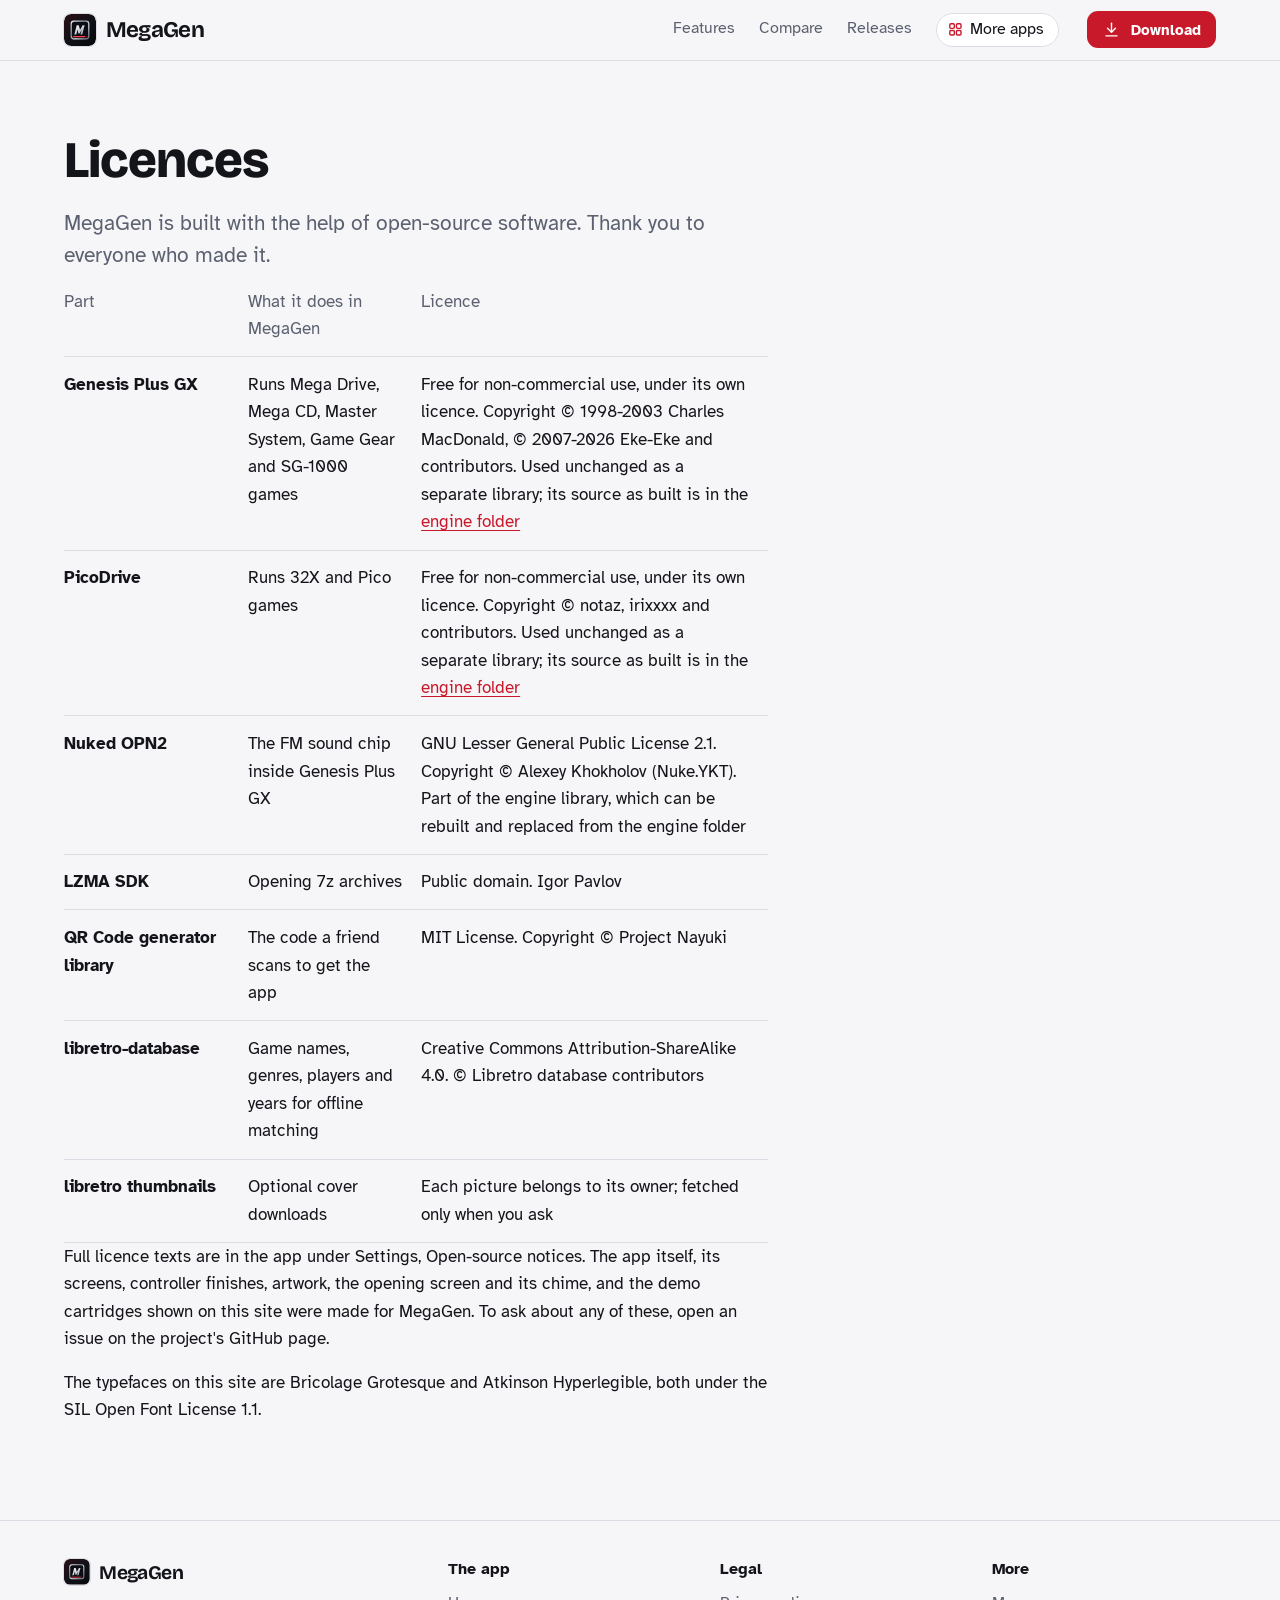
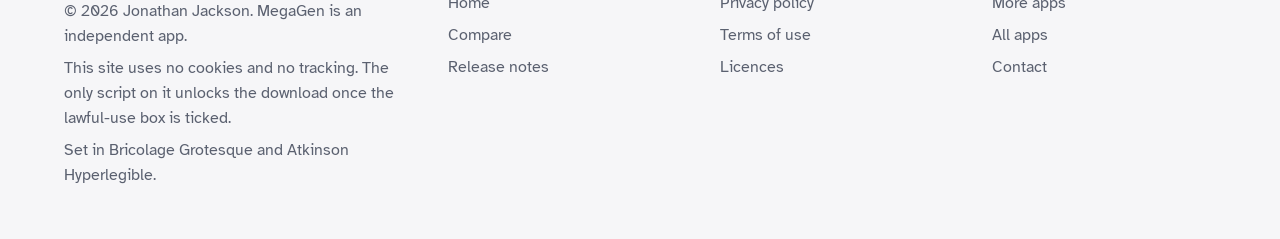
<file: licences.html>
<!DOCTYPE html>
<html lang="en-GB">
<head>
<meta charset="utf-8">
<meta name="viewport" content="width=device-width, initial-scale=1">
<title>MegaGen licences</title>
<meta name="description" content="The open-source parts inside MegaGen and their licences.">
<meta name="author" content="Jonathan Jackson">
<link rel="canonical" href="https://customgpter.github.io/megagen/licences.html">
<meta name="theme-color" content="#f6f6f8" media="(prefers-color-scheme: light)">
<meta name="theme-color" content="#08090c" media="(prefers-color-scheme: dark)">
<meta property="og:type" content="website">
<meta property="og:site_name" content="MegaGen">
<meta property="og:title" content="MegaGen licences">
<meta property="og:description" content="The open-source parts inside MegaGen and their licences.">
<meta property="og:url" content="https://customgpter.github.io/megagen/licences.html">
<meta property="og:image" content="https://customgpter.github.io/megagen/assets/og.png">
<meta property="og:image:width" content="1200">
<meta property="og:image:height" content="630">
<meta property="og:image:alt" content="MegaGen&#x27;s Play page: a Continue playing card showing the last moment of the last game, with shelves of games underneath">
<meta property="og:locale" content="en_GB">
<meta name="twitter:card" content="summary_large_image">
<link rel="icon" href="./assets/favicon.svg" type="image/svg+xml">
<link rel="apple-touch-icon" href="./assets/apple-touch-icon.png">
<link rel="preload" href="./assets/fonts/bricolage-grotesque-latin.woff2" as="font" type="font/woff2" crossorigin>
<link rel="preload" href="./assets/fonts/atkinson-hyperlegible-latin-400-normal.woff2" as="font" type="font/woff2" crossorigin>
<link rel="stylesheet" href="./assets/site.css?v=1">
<link rel="stylesheet" href="./assets/house.css?v=1">
<link rel="stylesheet" href="./assets/apps-list.css?v=1">
<script src="./assets/apps-list.js?v=1" defer></script>
</head>
<body>
<a class="skip" href="#main">Skip to content</a>
<header class="masthead">
<div class="wrap">
<a class="brand" href="./" aria-label="MegaGen home"><svg viewBox="0 0 108 108" aria-hidden="true"><defs><linearGradient id="mgbg" x1="0" y1="0" x2="1" y2="1"><stop offset="0" stop-color="#2a1016"/><stop offset=".55" stop-color="#0f1117"/><stop offset="1" stop-color="#07080b"/></linearGradient><linearGradient id="mgrim" x1="0" y1="0" x2="1" y2="1"><stop offset="0" stop-color="#f4f6fa"/><stop offset=".4" stop-color="#8d96a6"/><stop offset=".62" stop-color="#e3e7ee"/><stop offset="1" stop-color="#5d6574"/></linearGradient><linearGradient id="mgm" x1="0" y1="0" x2="1" y2="1"><stop offset="0" stop-color="#fff"/><stop offset="1" stop-color="#9aa4b4"/></linearGradient></defs><rect width="108" height="108" rx="24" fill="url(#mgbg)"/><g transform="translate(54 54) scale(1.32) translate(-54 -54)"><path d="M38,30 L70,30 Q78,30 78,38 L78,70 Q78,78 70,78 L38,78 Q30,78 30,70 L30,38 Q30,30 38,30 Z" fill="url(#mgrim)"/><path d="M39.5,33 L68.5,33 Q75,33 75,39.5 L75,68.5 Q75,75 68.5,75 L39.5,75 Q33,75 33,68.5 L33,39.5 Q33,33 39.5,33 Z" fill="#0b0d12"/><path d="M39.6,65.4 L45.6,41.6 L50.6,41.6 L54.3,53.6 L60.7,41.6 L65.8,41.6 L59.8,65.4 L55.2,65.4 L58.4,53 L52.9,63.2 L49.7,63.2 L47.8,53 L44.6,65.4 Z" fill="url(#mgm)"/><path d="M36.6,69.6 L67.8,69.6 L66,72.4 L34.8,72.4 Z" fill="#ff3d4d"/><path d="M69.6,69.6 L72.4,69.6 L70.6,72.4 L67.8,72.4 Z" fill="#ff3d4d" opacity=".55"/></g></svg><span>MegaGen</span></a>
<nav aria-label="Main"><ul><li><a href="./#features">Features</a></li><li><a href="./compare.html">Compare</a></li><li><a href="./releases.html">Releases</a></li><li><a class="more-apps" href="./more-apps.html"><svg class="ico" viewBox="0 0 24 24" aria-hidden="true"><rect x="4" y="4" width="6.5" height="6.5" rx="1.6"/><rect x="13.5" y="4" width="6.5" height="6.5" rx="1.6"/><rect x="4" y="13.5" width="6.5" height="6.5" rx="1.6"/><rect x="13.5" y="13.5" width="6.5" height="6.5" rx="1.6"/></svg>More apps</a></li></ul></nav>
<a class="button small" href="./#download"><svg class="ico" viewBox="0 0 24 24" aria-hidden="true"><path d="M12 4v11"/><path d="M7 10.5l5 5 5-5"/><path d="M5 20h14"/></svg>Download</a>
</div>
</header>
<main id="main" class="doc">
<div class="wrap">
<div class="measure">
<h1>Licences</h1>
<p class="lede">MegaGen is built with the help of open-source software. Thank you to everyone who made it.</p>
<div class="scroll"><table><thead><tr><th scope="col">Part</th><th scope="col">What it does in MegaGen</th><th scope="col">Licence</th></tr></thead><tbody><tr><th scope="row">Genesis Plus GX</th><td>Runs Mega Drive, Mega CD, Master System, Game Gear and SG-1000 games</td><td>Free for non-commercial use, under its own licence. Copyright &copy; 1998-2003 Charles MacDonald, &copy; 2007-2026 Eke-Eke and contributors. Used unchanged as a separate library; its source as built is in the <a href="https://github.com/CustomGPTer/megagen/tree/main/engine">engine folder</a></td></tr><tr><th scope="row">PicoDrive</th><td>Runs 32X and Pico games</td><td>Free for non-commercial use, under its own licence. Copyright &copy; notaz, irixxxx and contributors. Used unchanged as a separate library; its source as built is in the <a href="https://github.com/CustomGPTer/megagen/tree/main/engine">engine folder</a></td></tr><tr><th scope="row">Nuked OPN2</th><td>The FM sound chip inside Genesis Plus GX</td><td>GNU Lesser General Public License 2.1. Copyright &copy; Alexey Khokholov (Nuke.YKT). Part of the engine library, which can be rebuilt and replaced from the engine folder</td></tr><tr><th scope="row">LZMA SDK</th><td>Opening 7z archives</td><td>Public domain. Igor Pavlov</td></tr><tr><th scope="row">QR Code generator library</th><td>The code a friend scans to get the app</td><td>MIT License. Copyright &copy; Project Nayuki</td></tr><tr><th scope="row">libretro-database</th><td>Game names, genres, players and years for offline matching</td><td>Creative Commons Attribution-ShareAlike 4.0. &copy; Libretro database contributors</td></tr><tr><th scope="row">libretro thumbnails</th><td>Optional cover downloads</td><td>Each picture belongs to its owner; fetched only when you ask</td></tr></tbody></table></div>
<p>Full licence texts are in the app under Settings, Open-source notices. The app itself, its screens, controller finishes, artwork, the opening screen and its chime, and the demo cartridges shown on this site were made for MegaGen. To ask about any of these, open an issue on the project's GitHub page.</p>
<p>The typefaces on this site are Bricolage Grotesque and Atkinson Hyperlegible, both under the SIL Open Font License 1.1.</p>
</div>
</div>
</main>
<footer class="colophon">
<div class="wrap">
<div>
<a class="brand" href="./" aria-label="MegaGen home"><svg viewBox="0 0 108 108" aria-hidden="true"><defs><linearGradient id="mgbg" x1="0" y1="0" x2="1" y2="1"><stop offset="0" stop-color="#2a1016"/><stop offset=".55" stop-color="#0f1117"/><stop offset="1" stop-color="#07080b"/></linearGradient><linearGradient id="mgrim" x1="0" y1="0" x2="1" y2="1"><stop offset="0" stop-color="#f4f6fa"/><stop offset=".4" stop-color="#8d96a6"/><stop offset=".62" stop-color="#e3e7ee"/><stop offset="1" stop-color="#5d6574"/></linearGradient><linearGradient id="mgm" x1="0" y1="0" x2="1" y2="1"><stop offset="0" stop-color="#fff"/><stop offset="1" stop-color="#9aa4b4"/></linearGradient></defs><rect width="108" height="108" rx="24" fill="url(#mgbg)"/><g transform="translate(54 54) scale(1.32) translate(-54 -54)"><path d="M38,30 L70,30 Q78,30 78,38 L78,70 Q78,78 70,78 L38,78 Q30,78 30,70 L30,38 Q30,30 38,30 Z" fill="url(#mgrim)"/><path d="M39.5,33 L68.5,33 Q75,33 75,39.5 L75,68.5 Q75,75 68.5,75 L39.5,75 Q33,75 33,68.5 L33,39.5 Q33,33 39.5,33 Z" fill="#0b0d12"/><path d="M39.6,65.4 L45.6,41.6 L50.6,41.6 L54.3,53.6 L60.7,41.6 L65.8,41.6 L59.8,65.4 L55.2,65.4 L58.4,53 L52.9,63.2 L49.7,63.2 L47.8,53 L44.6,65.4 Z" fill="url(#mgm)"/><path d="M36.6,69.6 L67.8,69.6 L66,72.4 L34.8,72.4 Z" fill="#ff3d4d"/><path d="M69.6,69.6 L72.4,69.6 L70.6,72.4 L67.8,72.4 Z" fill="#ff3d4d" opacity=".55"/></g></svg><span>MegaGen</span></a>
<p>&copy; 2026 Jonathan Jackson. MegaGen is an independent app.</p>
<p>This site uses no cookies and no tracking. The only script on it unlocks the download once the lawful-use box is ticked.</p>
<p>Set in Bricolage Grotesque and Atkinson Hyperlegible.</p>
</div>
<nav aria-label="The app"><h2>The app</h2><ul>
<li><a href="./">Home</a></li>
<li><a href="./compare.html">Compare</a></li>
<li><a href="./releases.html">Release notes</a></li>

</ul></nav>
<nav aria-label="Legal"><h2>Legal</h2><ul>
<li><a href="./privacy.html">Privacy policy</a></li>
<li><a href="./terms.html">Terms of use</a></li>
<li><a href="./licences.html">Licences</a></li>
</ul></nav>
<nav aria-label="More"><h2>More</h2><ul>
<li><a href="./more-apps.html">More apps</a></li>
<li><a href="https://customgpter.github.io/">All apps</a></li>
<li><a href="https://github.com/CustomGPTer/megagen/issues">Contact</a></li>
</ul></nav>
</div>
</footer>
</body>
</html>
</file>
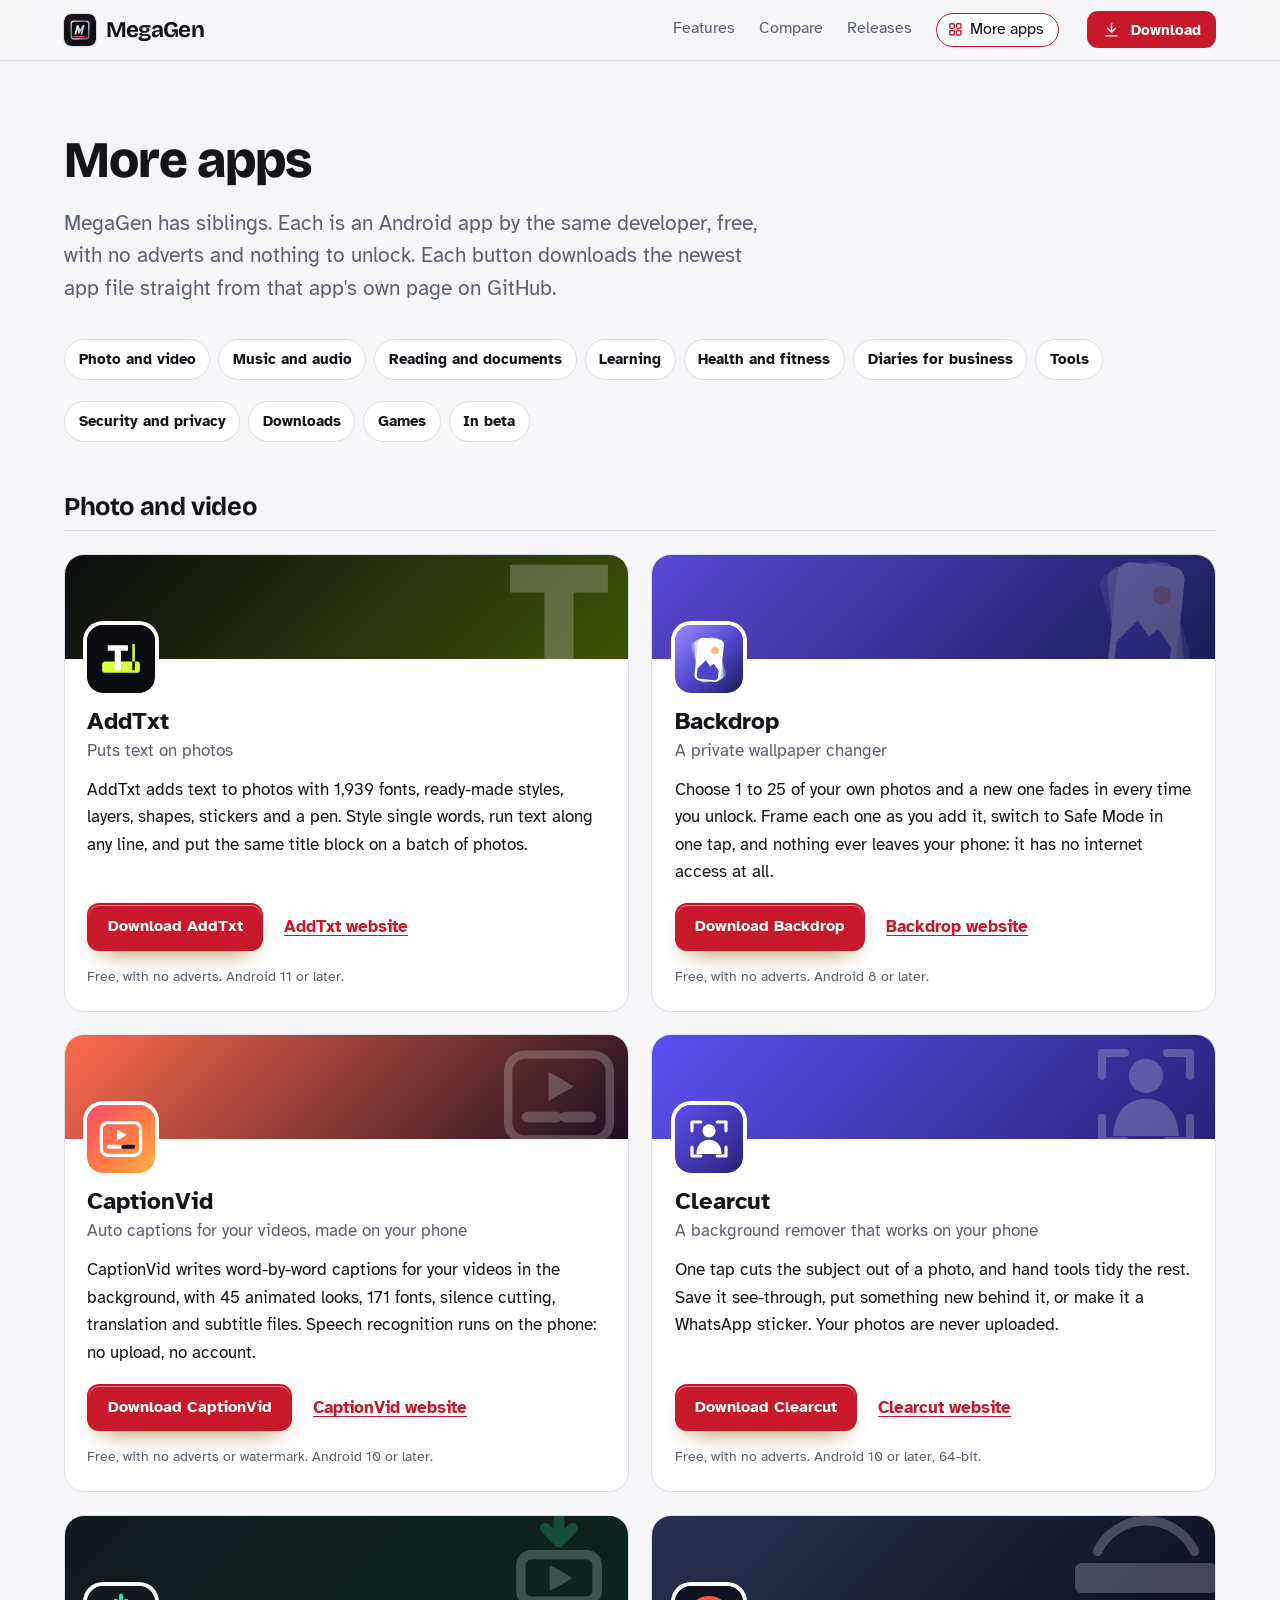
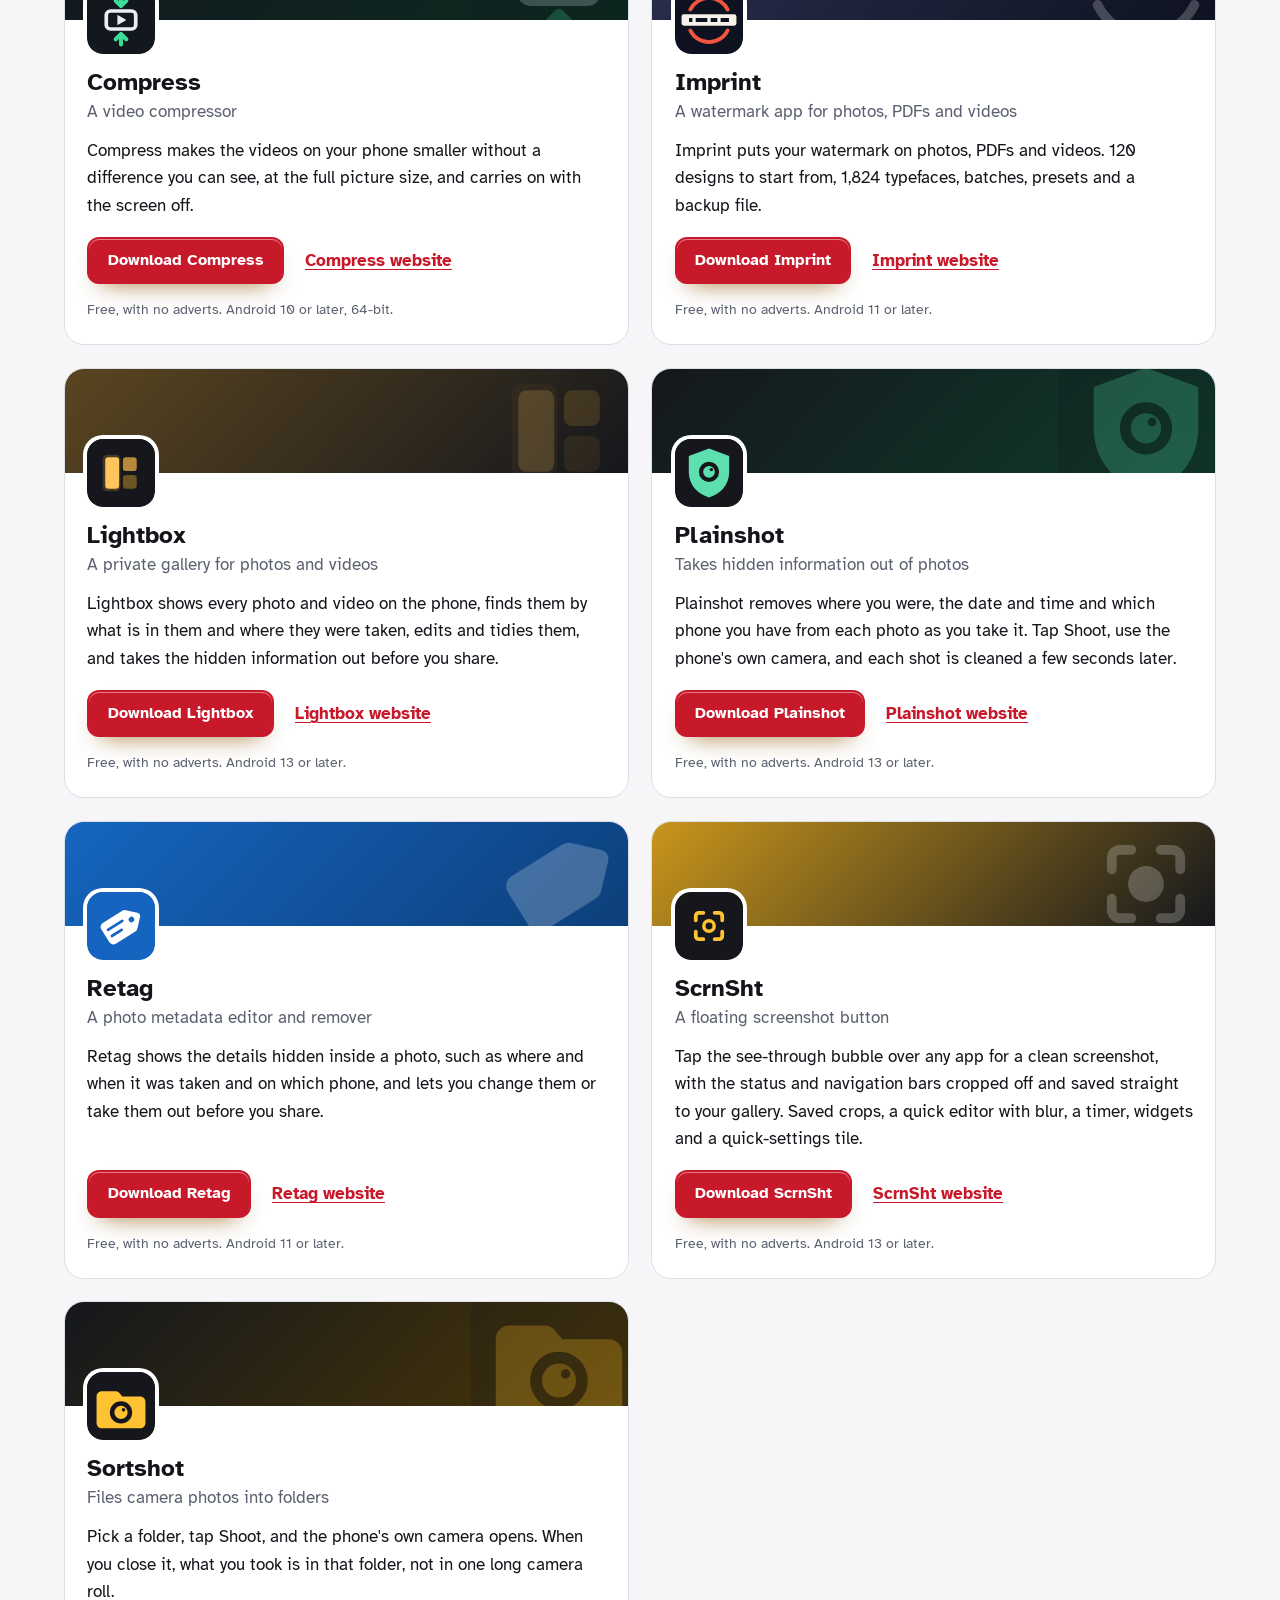
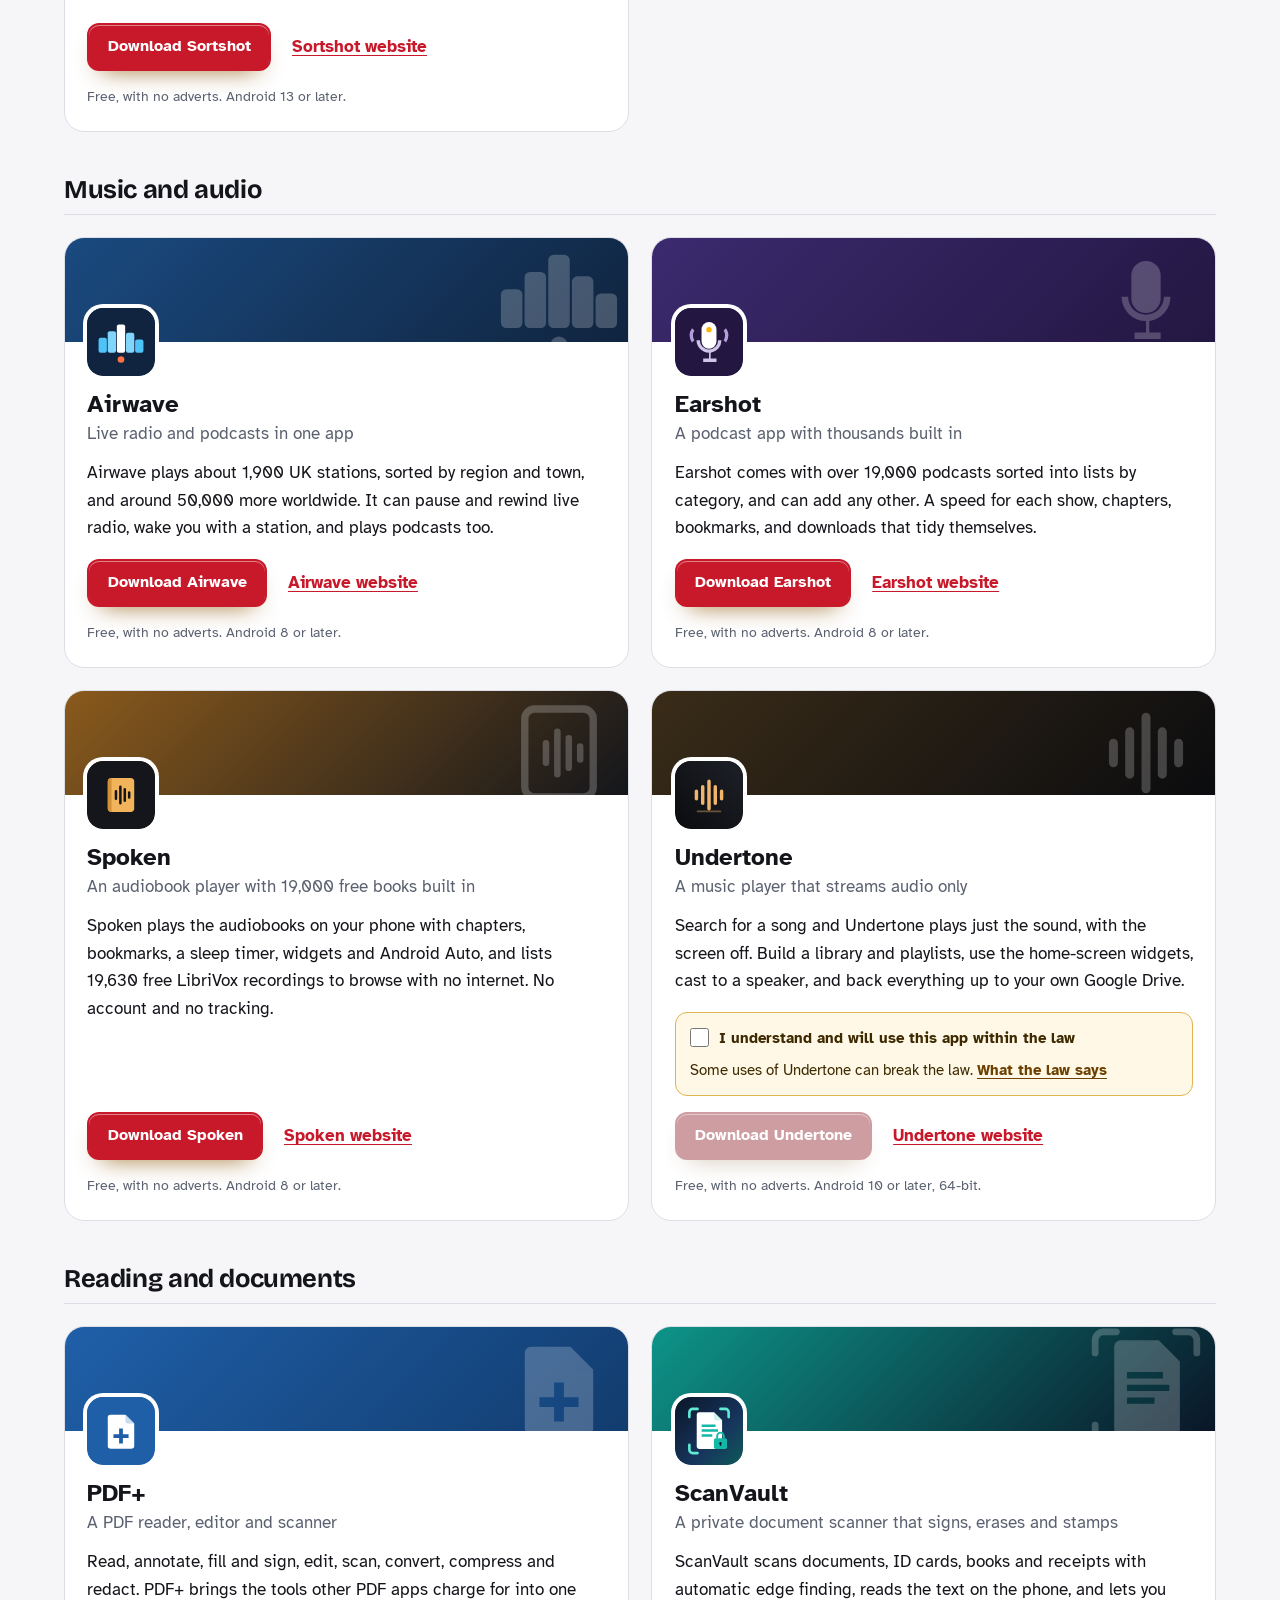
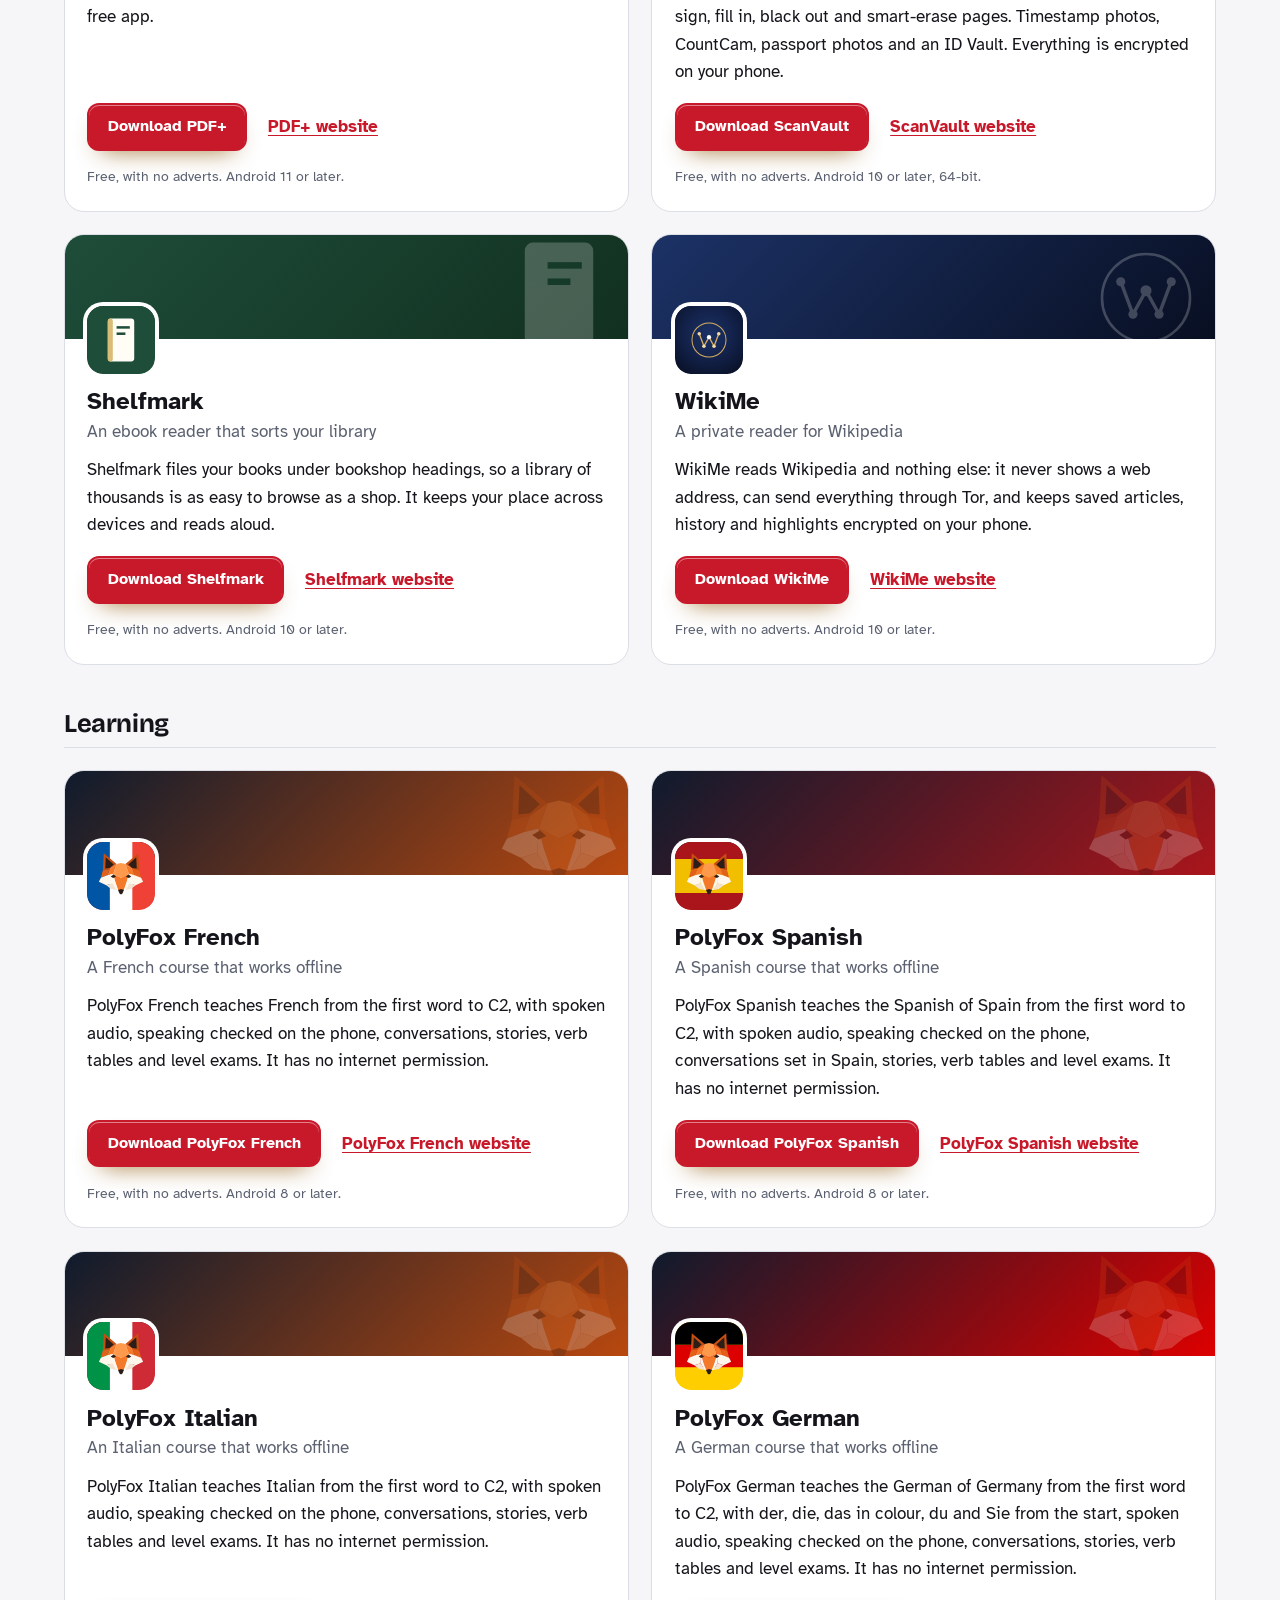
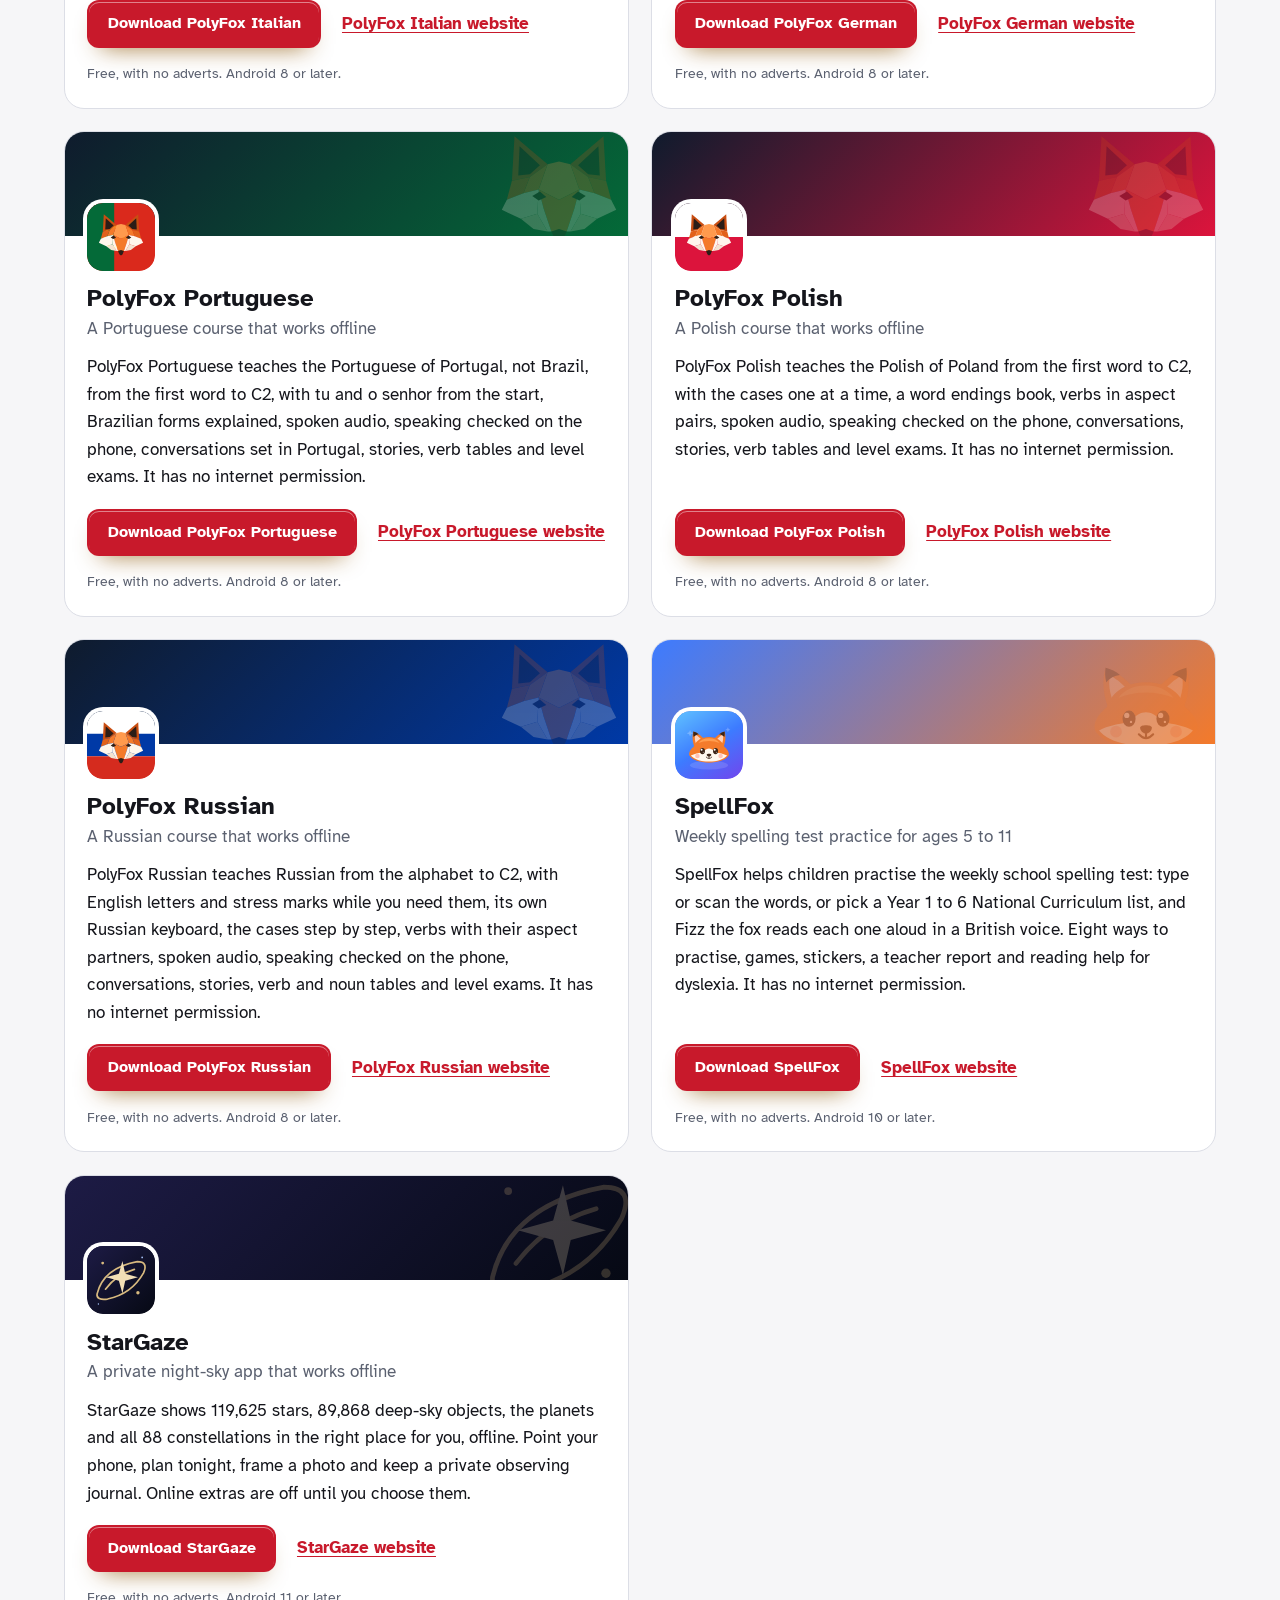
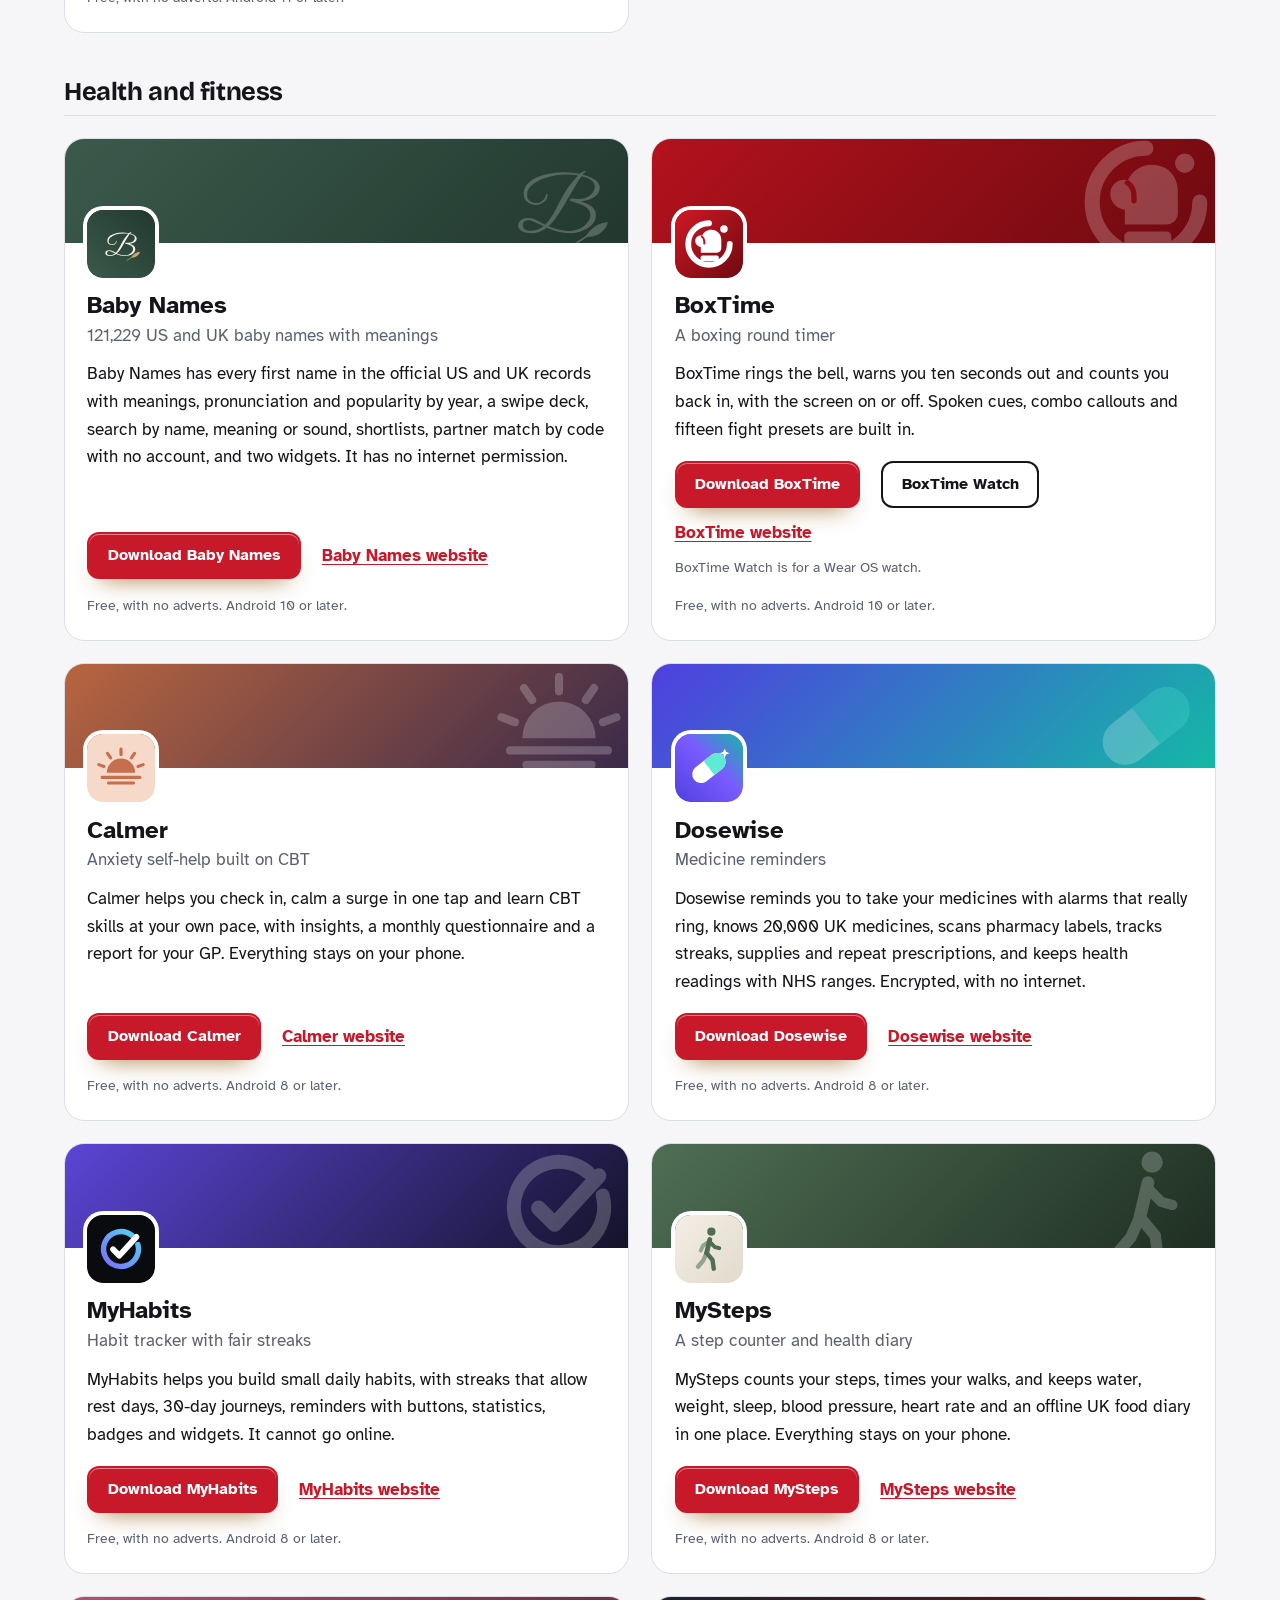
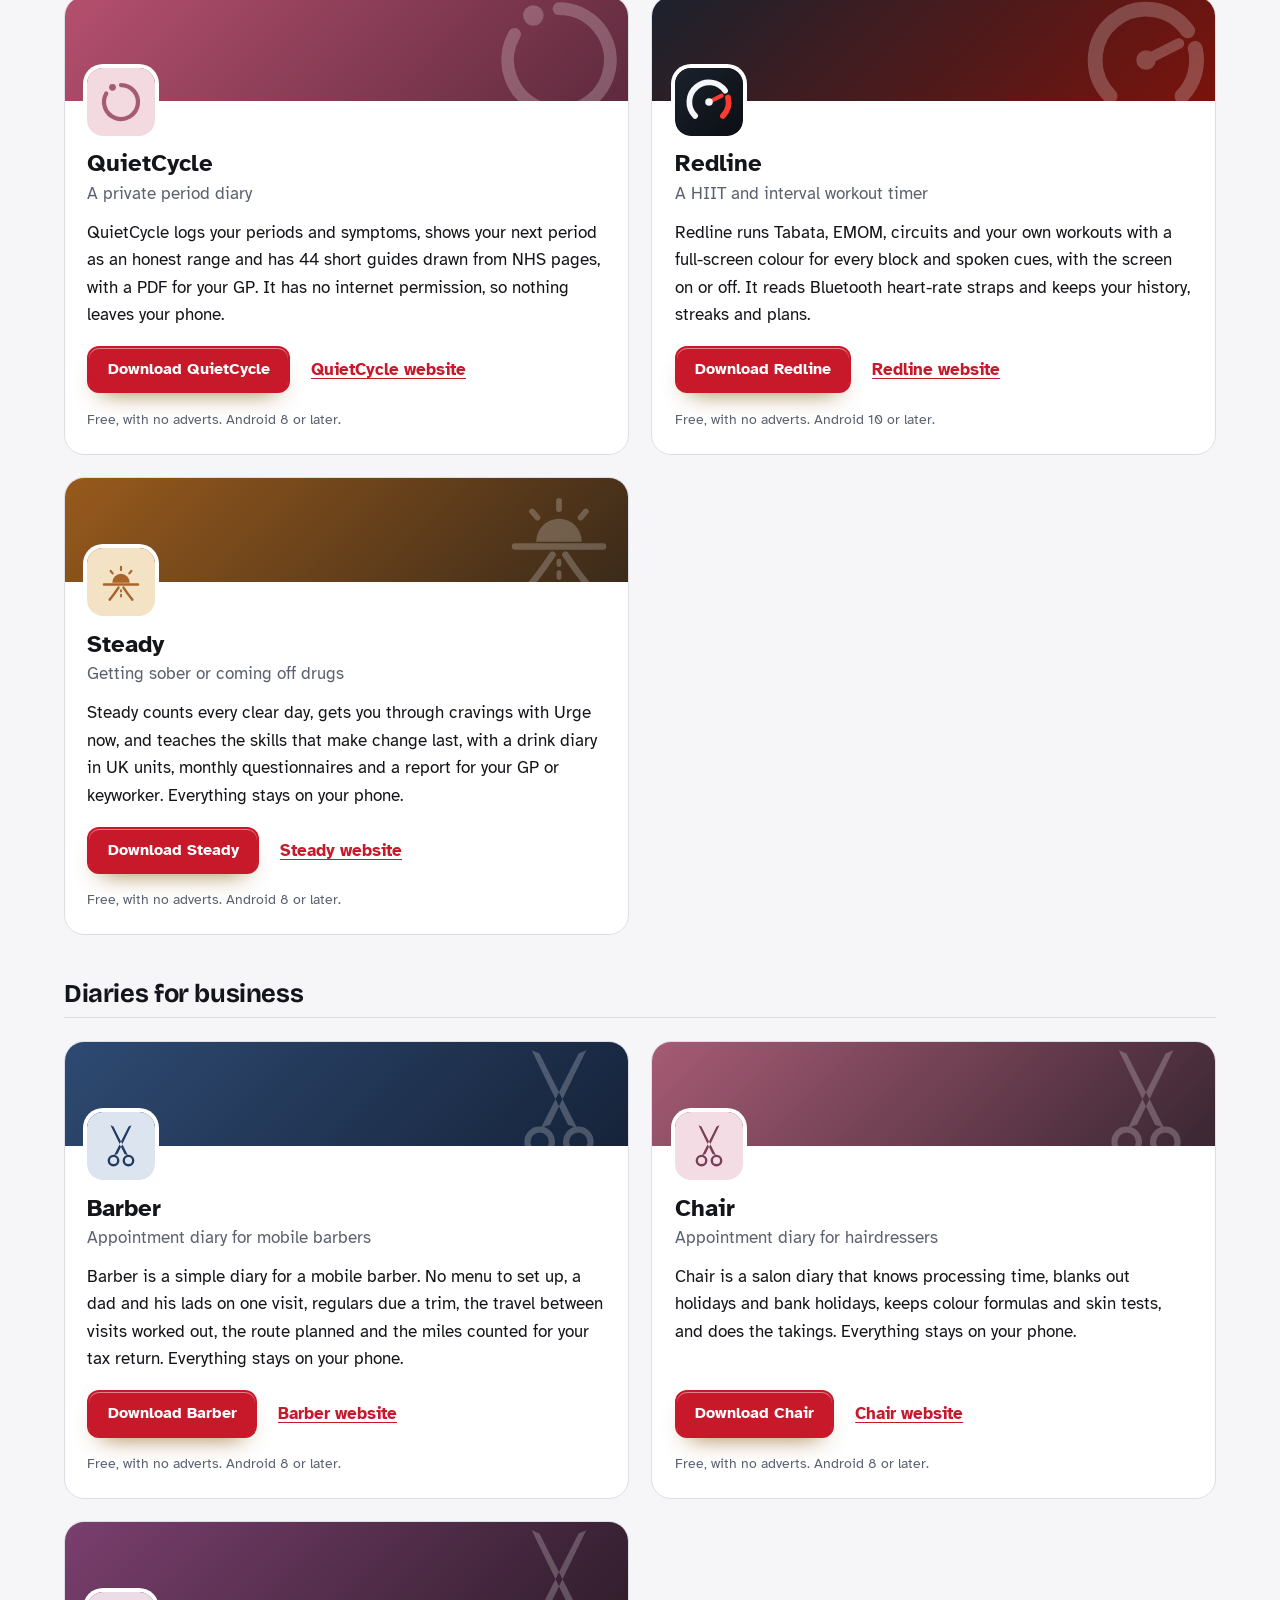
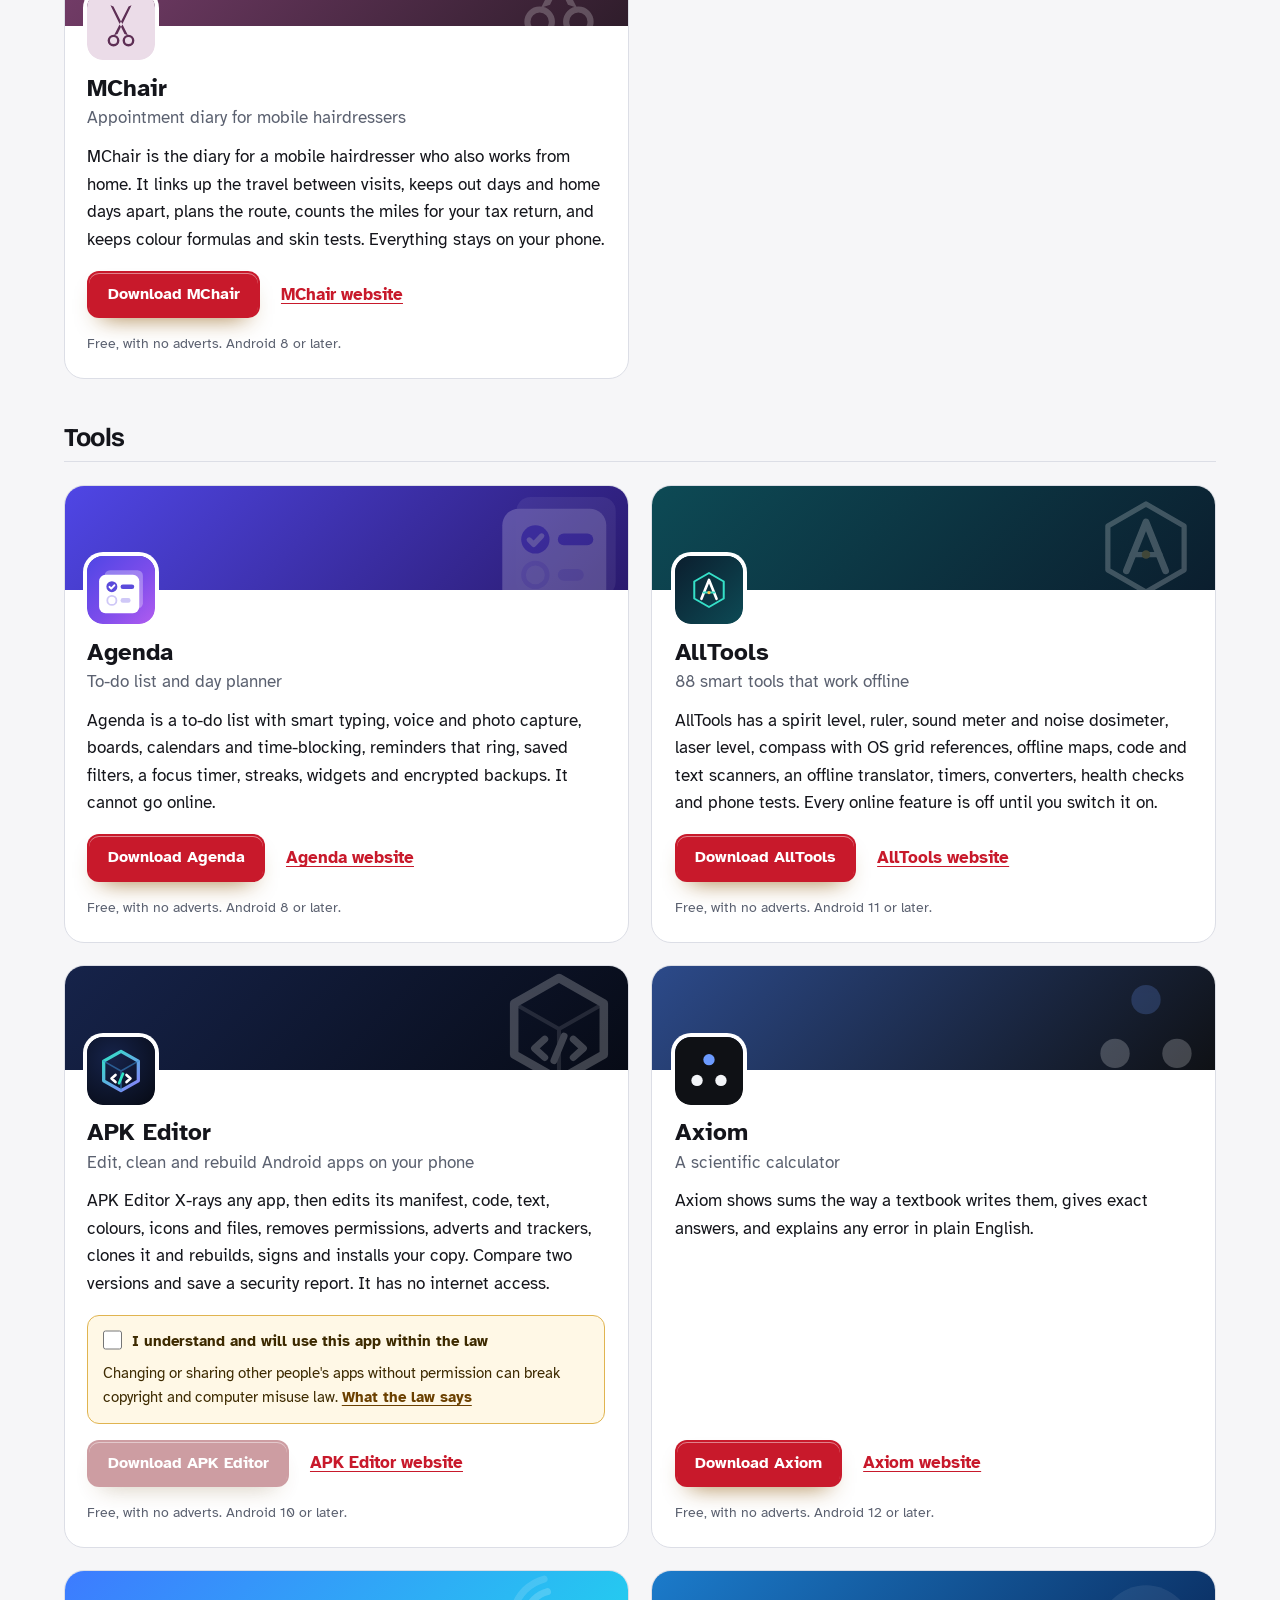
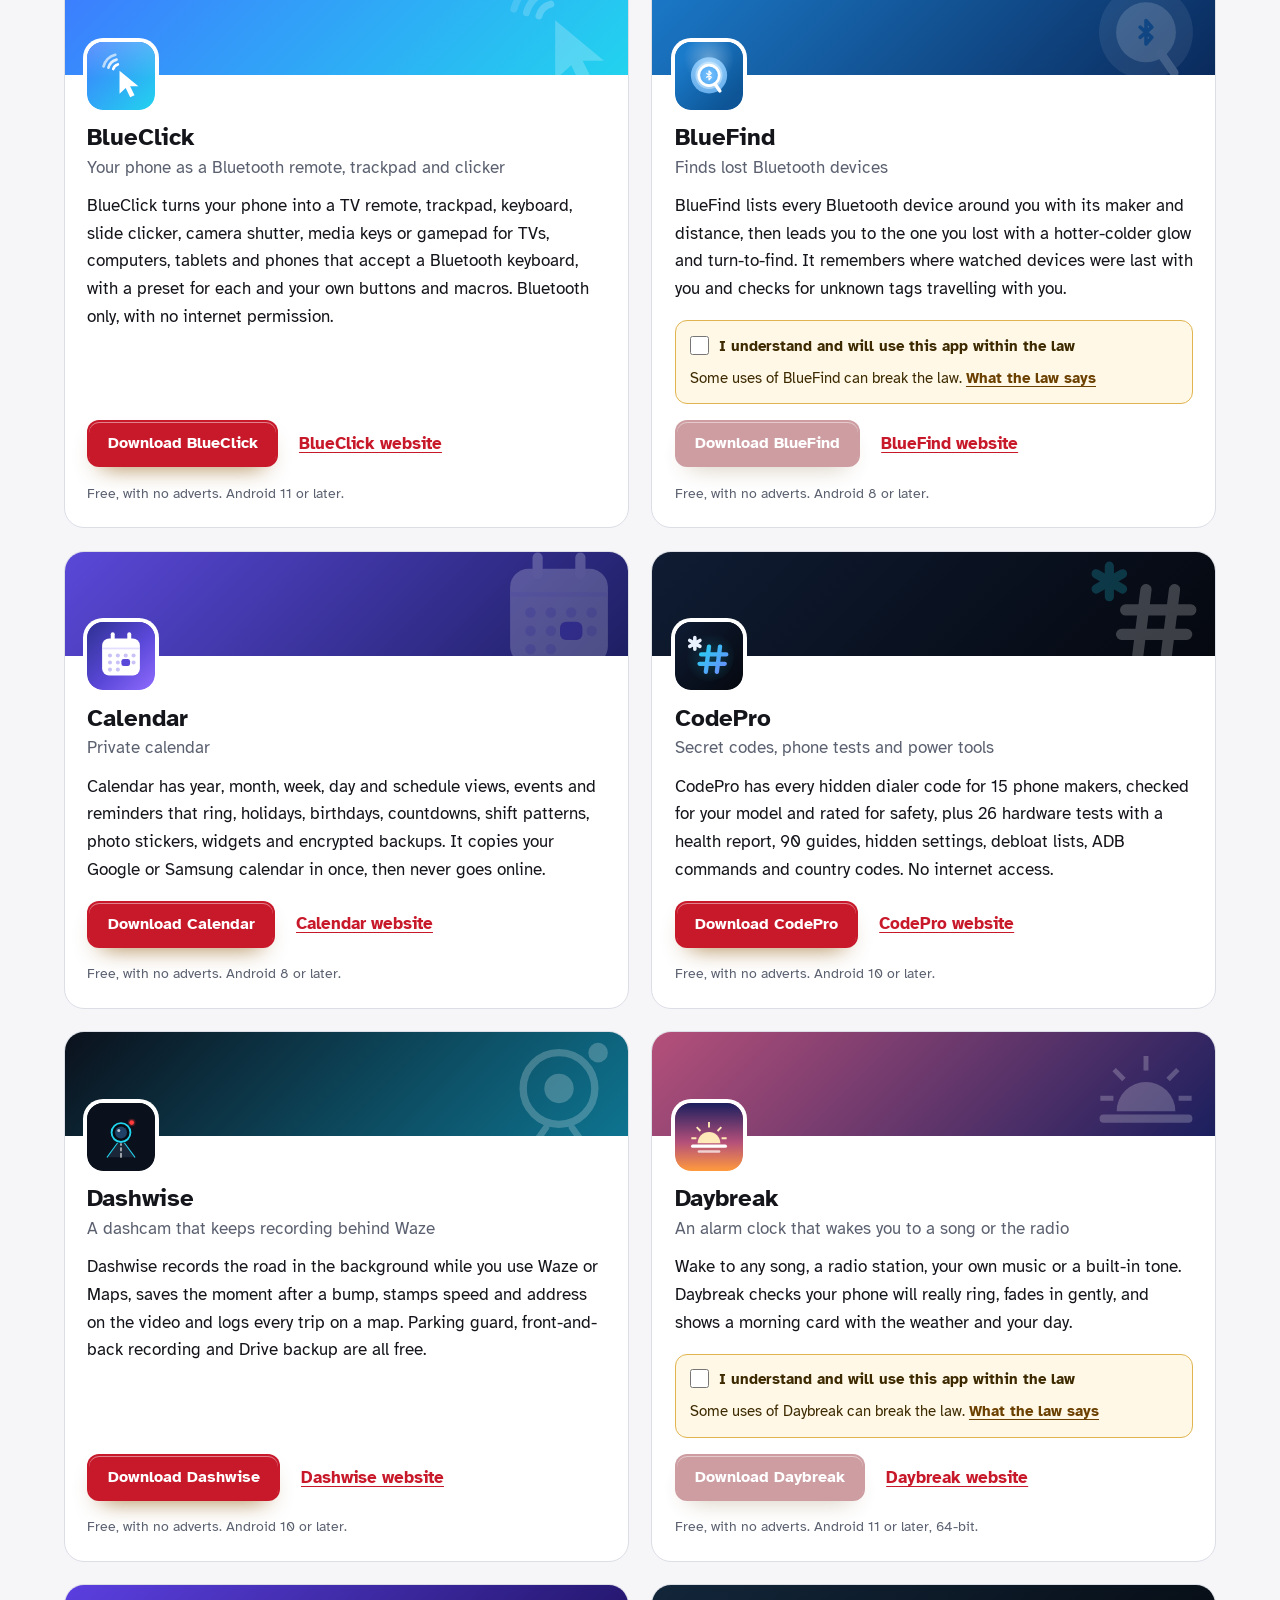
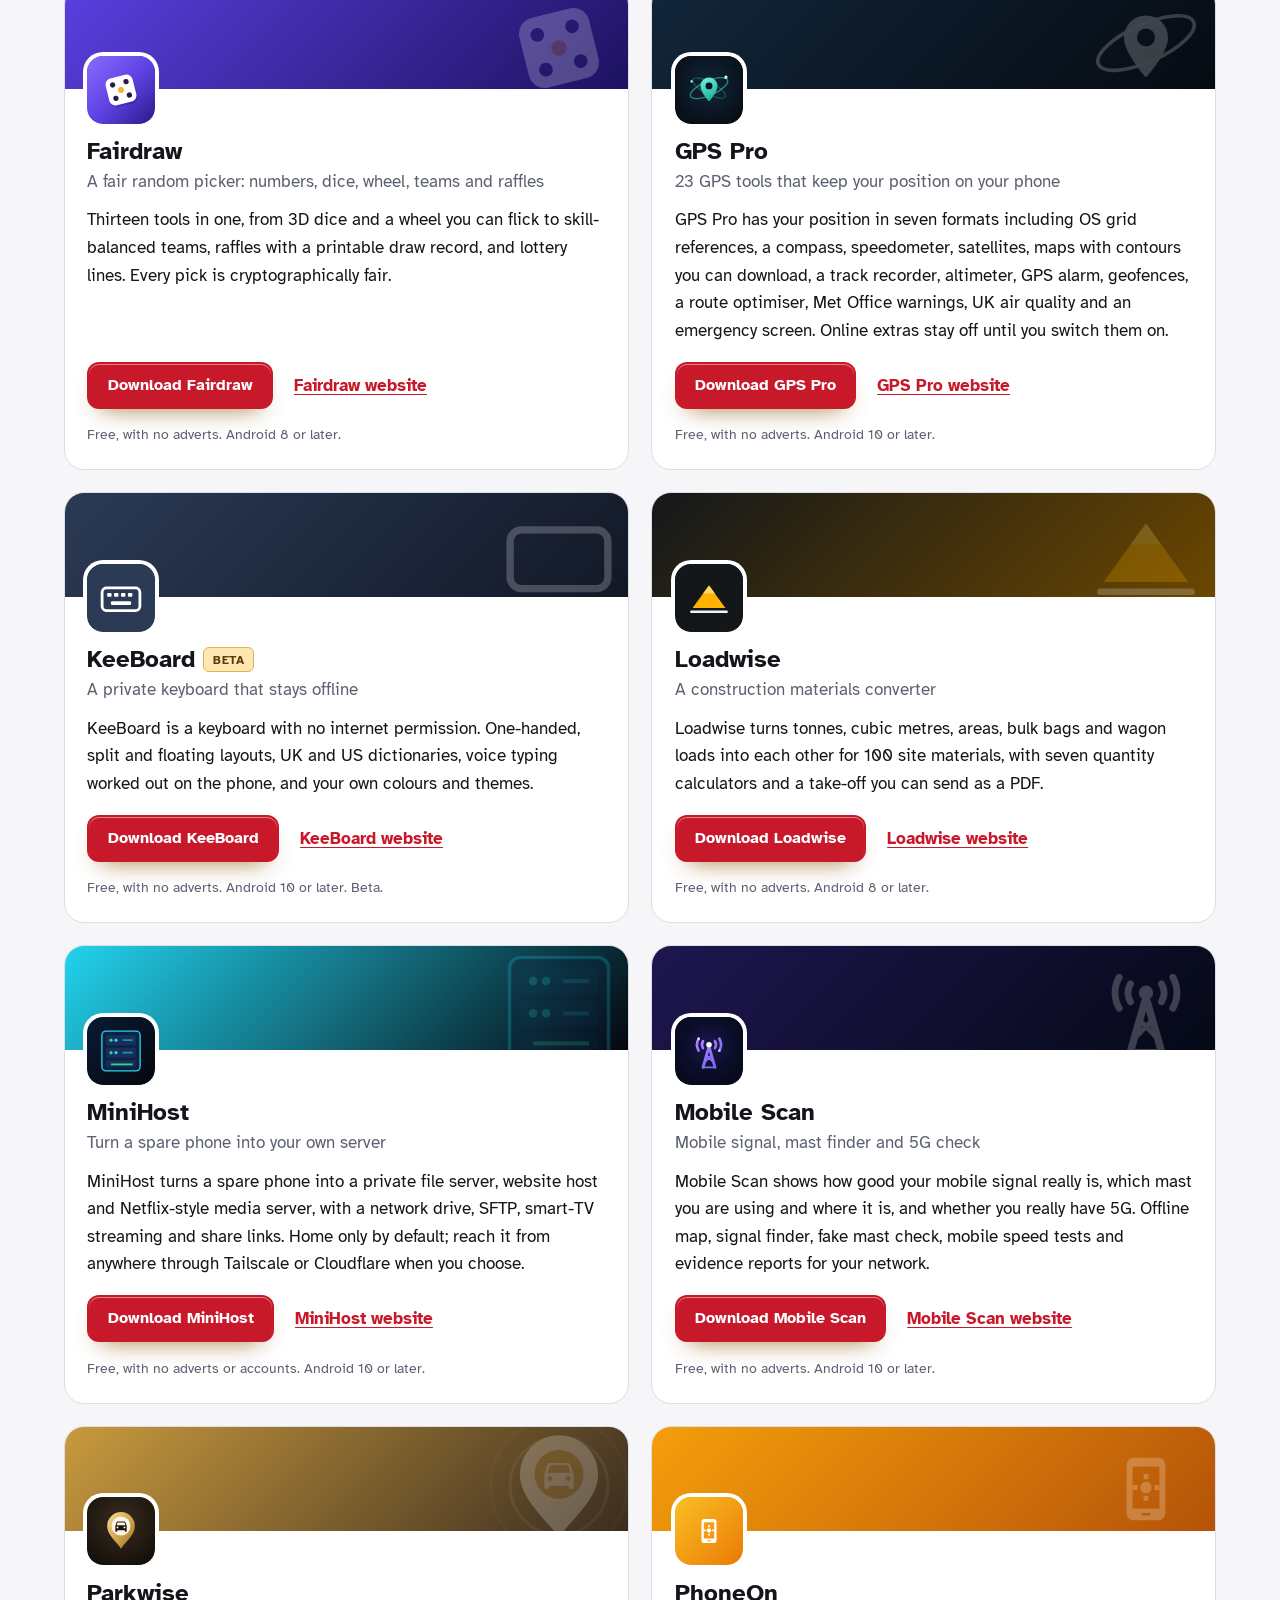
<file: more-apps.html>
<!DOCTYPE html>
<html lang="en-GB">
<head>
<meta charset="utf-8">
<meta name="viewport" content="width=device-width, initial-scale=1">
<title>More free Android apps from the maker of MegaGen</title>
<meta name="description" content="All 101 free Android apps from the maker of MegaGen, in one list by category, each with its download and a link to its website.">
<meta name="author" content="Jonathan Jackson">
<link rel="canonical" href="https://customgpter.github.io/megagen/more-apps.html">
<meta name="theme-color" content="#f6f6f8" media="(prefers-color-scheme: light)">
<meta name="theme-color" content="#08090c" media="(prefers-color-scheme: dark)">
<meta property="og:type" content="website">
<meta property="og:site_name" content="MegaGen">
<meta property="og:title" content="More free Android apps from the maker of MegaGen">
<meta property="og:description" content="All 101 free Android apps from the maker of MegaGen, in one list by category, each with its download and a link to its website.">
<meta property="og:url" content="https://customgpter.github.io/megagen/more-apps.html">
<meta property="og:image" content="https://customgpter.github.io/megagen/assets/og.png">
<meta property="og:image:width" content="1200">
<meta property="og:image:height" content="630">
<meta property="og:image:alt" content="MegaGen&#x27;s Play page: a Continue playing card showing the last moment of the last game, with shelves of games underneath">
<meta property="og:locale" content="en_GB">
<meta name="twitter:card" content="summary_large_image">
<link rel="icon" href="./assets/favicon.svg" type="image/svg+xml">
<link rel="apple-touch-icon" href="./assets/apple-touch-icon.png">
<link rel="preload" href="./assets/fonts/bricolage-grotesque-latin.woff2" as="font" type="font/woff2" crossorigin>
<link rel="preload" href="./assets/fonts/atkinson-hyperlegible-latin-400-normal.woff2" as="font" type="font/woff2" crossorigin>
<link rel="stylesheet" href="./assets/site.css?v=1">
<link rel="stylesheet" href="./assets/house.css?v=1">
<script type="application/ld+json">{"@context":"https://schema.org","@type":"ItemList","name":"Apps from the maker of MegaGen","url":"https://customgpter.github.io/megagen/more-apps.html","itemListElement":[{"@type":"ListItem","position":1,"name":"AddTxt","url":"https://customgpter.github.io/addtxt/"},{"@type":"ListItem","position":2,"name":"Backdrop","url":"https://customgpter.github.io/backdrop/"},{"@type":"ListItem","position":3,"name":"CaptionVid","url":"https://customgpter.github.io/captionvid/"},{"@type":"ListItem","position":4,"name":"Clearcut","url":"https://customgpter.github.io/clearcut/"},{"@type":"ListItem","position":5,"name":"Compress","url":"https://customgpter.github.io/compress/"},{"@type":"ListItem","position":6,"name":"Imprint","url":"https://customgpter.github.io/imprint/"},{"@type":"ListItem","position":7,"name":"Lightbox","url":"https://customgpter.github.io/lightbox/"},{"@type":"ListItem","position":8,"name":"Plainshot","url":"https://customgpter.github.io/plainshot/"},{"@type":"ListItem","position":9,"name":"Retag","url":"https://customgpter.github.io/retag/"},{"@type":"ListItem","position":10,"name":"ScrnSht","url":"https://customgpter.github.io/scrnsht/"},{"@type":"ListItem","position":11,"name":"Sortshot","url":"https://customgpter.github.io/sortshot/"},{"@type":"ListItem","position":12,"name":"Airwave","url":"https://customgpter.github.io/airwave/"},{"@type":"ListItem","position":13,"name":"Earshot","url":"https://customgpter.github.io/earshot/"},{"@type":"ListItem","position":14,"name":"Spoken","url":"https://customgpter.github.io/spoken/"},{"@type":"ListItem","position":15,"name":"Undertone","url":"https://customgpter.github.io/undertone/"},{"@type":"ListItem","position":16,"name":"PDF+","url":"https://customgpter.github.io/pdfplus/"},{"@type":"ListItem","position":17,"name":"ScanVault","url":"https://customgpter.github.io/scanvault/"},{"@type":"ListItem","position":18,"name":"Shelfmark","url":"https://customgpter.github.io/shelfmark/"},{"@type":"ListItem","position":19,"name":"WikiMe","url":"https://customgpter.github.io/wikime/"},{"@type":"ListItem","position":20,"name":"PolyFox French","url":"https://customgpter.github.io/polyfox/"},{"@type":"ListItem","position":21,"name":"PolyFox Spanish","url":"https://customgpter.github.io/polyfox-spanish/"},{"@type":"ListItem","position":22,"name":"PolyFox Italian","url":"https://customgpter.github.io/polyfox-italian/"},{"@type":"ListItem","position":23,"name":"PolyFox German","url":"https://customgpter.github.io/polyfox-german/"},{"@type":"ListItem","position":24,"name":"PolyFox Portuguese","url":"https://customgpter.github.io/polyfox-portuguese/"},{"@type":"ListItem","position":25,"name":"PolyFox Polish","url":"https://customgpter.github.io/polyfox-polish/"},{"@type":"ListItem","position":26,"name":"PolyFox Russian","url":"https://customgpter.github.io/polyfox-russian/"},{"@type":"ListItem","position":27,"name":"SpellFox","url":"https://customgpter.github.io/spellfox/"},{"@type":"ListItem","position":28,"name":"StarGaze","url":"https://customgpter.github.io/stargaze/"},{"@type":"ListItem","position":29,"name":"Baby Names","url":"https://customgpter.github.io/babynames/"},{"@type":"ListItem","position":30,"name":"BoxTime","url":"https://customgpter.github.io/boxtime/"},{"@type":"ListItem","position":31,"name":"Calmer","url":"https://customgpter.github.io/calmer/"},{"@type":"ListItem","position":32,"name":"Dosewise","url":"https://customgpter.github.io/dosewise/"},{"@type":"ListItem","position":33,"name":"MyHabits","url":"https://customgpter.github.io/myhabits/"},{"@type":"ListItem","position":34,"name":"MySteps","url":"https://customgpter.github.io/mysteps/"},{"@type":"ListItem","position":35,"name":"QuietCycle","url":"https://customgpter.github.io/quietcycle/"},{"@type":"ListItem","position":36,"name":"Redline","url":"https://customgpter.github.io/redline/"},{"@type":"ListItem","position":37,"name":"Steady","url":"https://customgpter.github.io/steady/"},{"@type":"ListItem","position":38,"name":"Barber","url":"https://customgpter.github.io/barber/"},{"@type":"ListItem","position":39,"name":"Chair","url":"https://customgpter.github.io/chair/"},{"@type":"ListItem","position":40,"name":"MChair","url":"https://customgpter.github.io/mchair/"},{"@type":"ListItem","position":41,"name":"Agenda","url":"https://customgpter.github.io/agenda/"},{"@type":"ListItem","position":42,"name":"AllTools","url":"https://customgpter.github.io/alltools/"},{"@type":"ListItem","position":43,"name":"APK Editor","url":"https://customgpter.github.io/apkeditor/"},{"@type":"ListItem","position":44,"name":"Axiom","url":"https://customgpter.github.io/axiom/"},{"@type":"ListItem","position":45,"name":"BlueClick","url":"https://customgpter.github.io/blueclick/"},{"@type":"ListItem","position":46,"name":"BlueFind","url":"https://customgpter.github.io/bluefind/"},{"@type":"ListItem","position":47,"name":"Calendar","url":"https://customgpter.github.io/calendar/"},{"@type":"ListItem","position":48,"name":"CodePro","url":"https://customgpter.github.io/codepro/"},{"@type":"ListItem","position":49,"name":"Dashwise","url":"https://customgpter.github.io/dashwise/"},{"@type":"ListItem","position":50,"name":"Daybreak","url":"https://customgpter.github.io/daybreak/"},{"@type":"ListItem","position":51,"name":"Fairdraw","url":"https://customgpter.github.io/fairdraw/"},{"@type":"ListItem","position":52,"name":"GPS Pro","url":"https://customgpter.github.io/gpspro/"},{"@type":"ListItem","position":53,"name":"KeeBoard","url":"https://customgpter.github.io/keeboard/"},{"@type":"ListItem","position":54,"name":"Loadwise","url":"https://customgpter.github.io/loadwise/"},{"@type":"ListItem","position":55,"name":"MiniHost","url":"https://customgpter.github.io/minihost/"},{"@type":"ListItem","position":56,"name":"Mobile Scan","url":"https://customgpter.github.io/mobilescan/"},{"@type":"ListItem","position":57,"name":"Parkwise","url":"https://customgpter.github.io/parkwise/"},{"@type":"ListItem","position":58,"name":"PhoneOn","url":"https://customgpter.github.io/phoneon/"},{"@type":"ListItem","position":59,"name":"Pocketmind","url":"https://customgpter.github.io/pocketmind/"},{"@type":"ListItem","position":60,"name":"Refine","url":"https://customgpter.github.io/refine/"},{"@type":"ListItem","position":61,"name":"Shiftwise","url":"https://customgpter.github.io/shiftwise/"},{"@type":"ListItem","position":62,"name":"SimpleCalc","url":"https://customgpter.github.io/simplecalc/"},{"@type":"ListItem","position":63,"name":"Skyline","url":"https://customgpter.github.io/skyline/"},{"@type":"ListItem","position":64,"name":"Slipway","url":"https://customgpter.github.io/slipway/"},{"@type":"ListItem","position":65,"name":"Tagger","url":"https://customgpter.github.io/tagger/"},{"@type":"ListItem","position":66,"name":"TotalClean","url":"https://customgpter.github.io/totalclean/"},{"@type":"ListItem","position":67,"name":"TVLink","url":"https://customgpter.github.io/tvlink/"},{"@type":"ListItem","position":68,"name":"Unbox","url":"https://customgpter.github.io/unbox/"},{"@type":"ListItem","position":69,"name":"WhatsKeep","url":"https://customgpter.github.io/whatskeep/"},{"@type":"ListItem","position":70,"name":"WiFi Scan","url":"https://customgpter.github.io/wifiscan/"},{"@type":"ListItem","position":71,"name":"Auditly","url":"https://customgpter.github.io/auditly/"},{"@type":"ListItem","position":72,"name":"Backchannel","url":"https://customgpter.github.io/backchannel/"},{"@type":"ListItem","position":73,"name":"ENotes","url":"https://customgpter.github.io/enotes/"},{"@type":"ListItem","position":74,"name":"FindMe","url":"https://customgpter.github.io/findme/"},{"@type":"ListItem","position":75,"name":"iLock","url":"https://customgpter.github.io/ilock/"},{"@type":"ListItem","position":76,"name":"ImSafe","url":"https://customgpter.github.io/imsafe/"},{"@type":"ListItem","position":77,"name":"IShred","url":"https://customgpter.github.io/ishred/"},{"@type":"ListItem","position":78,"name":"LockBox","url":"https://customgpter.github.io/lockbox/"},{"@type":"ListItem","position":79,"name":"PassVault","url":"https://customgpter.github.io/passvault/"},{"@type":"ListItem","position":80,"name":"SpyFind","url":"https://customgpter.github.io/spyfind/"},{"@type":"ListItem","position":81,"name":"TextWipe","url":"https://customgpter.github.io/textwipe/"},{"@type":"ListItem","position":82,"name":"Tracewire","url":"https://customgpter.github.io/tracewire/"},{"@type":"ListItem","position":83,"name":"Vigil","url":"https://customgpter.github.io/vigil/"},{"@type":"ListItem","position":84,"name":"Grab","url":"https://customgpter.github.io/grab/"},{"@type":"ListItem","position":85,"name":"Swarm","url":"https://customgpter.github.io/swarm/"},{"@type":"ListItem","position":86,"name":"Plane Games","url":"https://customgpter.github.io/plane-games/"},{"@type":"ListItem","position":87,"name":"Ninefold","url":"https://customgpter.github.io/ninefold/"},{"@type":"ListItem","position":88,"name":"Cubewise","url":"https://customgpter.github.io/cubewise/"},{"@type":"ListItem","position":89,"name":"Tilewise","url":"https://customgpter.github.io/tilewise/"},{"@type":"ListItem","position":90,"name":"Letterwise","url":"https://customgpter.github.io/letterwise/"},{"@type":"ListItem","position":91,"name":"Kingside","url":"https://customgpter.github.io/kingside/"},{"@type":"ListItem","position":92,"name":"Deckhand","url":"https://customgpter.github.io/deckhand/"},{"@type":"ListItem","position":93,"name":"SNESForge","url":"https://customgpter.github.io/snesforge/"},{"@type":"ListItem","position":94,"name":"Fame Boy","url":"https://customgpter.github.io/fameboy/"},{"@type":"ListItem","position":95,"name":"PSPPro","url":"https://customgpter.github.io/psppro/"},{"@type":"ListItem","position":96,"name":"MegaGen","url":"https://customgpter.github.io/megagen/"},{"@type":"ListItem","position":97,"name":"QVR","url":"https://customgpter.github.io/qvr/"},{"@type":"ListItem","position":98,"name":"QVR Watch","url":"https://customgpter.github.io/qvr-watch/"},{"@type":"ListItem","position":99,"name":"QVRLite","url":"https://customgpter.github.io/qvrlite/"},{"@type":"ListItem","position":100,"name":"Onionz","url":"https://customgpter.github.io/onionz/"},{"@type":"ListItem","position":101,"name":"OnionzWeb","url":"https://customgpter.github.io/onionzweb/"}]}</script>
<link rel="stylesheet" href="./assets/apps-list.css?v=1">
<script src="./assets/apps-list.js?v=1" defer></script>
</head>
<body>
<a class="skip" href="#main">Skip to content</a>
<header class="masthead">
<div class="wrap">
<a class="brand" href="./" aria-label="MegaGen home"><svg viewBox="0 0 108 108" aria-hidden="true"><defs><linearGradient id="mgbg" x1="0" y1="0" x2="1" y2="1"><stop offset="0" stop-color="#2a1016"/><stop offset=".55" stop-color="#0f1117"/><stop offset="1" stop-color="#07080b"/></linearGradient><linearGradient id="mgrim" x1="0" y1="0" x2="1" y2="1"><stop offset="0" stop-color="#f4f6fa"/><stop offset=".4" stop-color="#8d96a6"/><stop offset=".62" stop-color="#e3e7ee"/><stop offset="1" stop-color="#5d6574"/></linearGradient><linearGradient id="mgm" x1="0" y1="0" x2="1" y2="1"><stop offset="0" stop-color="#fff"/><stop offset="1" stop-color="#9aa4b4"/></linearGradient></defs><rect width="108" height="108" rx="24" fill="url(#mgbg)"/><g transform="translate(54 54) scale(1.32) translate(-54 -54)"><path d="M38,30 L70,30 Q78,30 78,38 L78,70 Q78,78 70,78 L38,78 Q30,78 30,70 L30,38 Q30,30 38,30 Z" fill="url(#mgrim)"/><path d="M39.5,33 L68.5,33 Q75,33 75,39.5 L75,68.5 Q75,75 68.5,75 L39.5,75 Q33,75 33,68.5 L33,39.5 Q33,33 39.5,33 Z" fill="#0b0d12"/><path d="M39.6,65.4 L45.6,41.6 L50.6,41.6 L54.3,53.6 L60.7,41.6 L65.8,41.6 L59.8,65.4 L55.2,65.4 L58.4,53 L52.9,63.2 L49.7,63.2 L47.8,53 L44.6,65.4 Z" fill="url(#mgm)"/><path d="M36.6,69.6 L67.8,69.6 L66,72.4 L34.8,72.4 Z" fill="#ff3d4d"/><path d="M69.6,69.6 L72.4,69.6 L70.6,72.4 L67.8,72.4 Z" fill="#ff3d4d" opacity=".55"/></g></svg><span>MegaGen</span></a>
<nav aria-label="Main"><ul><li><a href="./#features">Features</a></li><li><a href="./compare.html">Compare</a></li><li><a href="./releases.html">Releases</a></li><li><a class="more-apps" href="./more-apps.html" aria-current="page"><svg class="ico" viewBox="0 0 24 24" aria-hidden="true"><rect x="4" y="4" width="6.5" height="6.5" rx="1.6"/><rect x="13.5" y="4" width="6.5" height="6.5" rx="1.6"/><rect x="4" y="13.5" width="6.5" height="6.5" rx="1.6"/><rect x="13.5" y="13.5" width="6.5" height="6.5" rx="1.6"/></svg>More apps</a></li></ul></nav>
<a class="button small" href="./#download"><svg class="ico" viewBox="0 0 24 24" aria-hidden="true"><path d="M12 4v11"/><path d="M7 10.5l5 5 5-5"/><path d="M5 20h14"/></svg>Download</a>
</div>
</header>
<main id="main" class="doc">
<div class="wrap">
<div class="measure">
<h1>More apps</h1>
<p class="lede">MegaGen has siblings. Each is an Android app by the same developer, free, with no adverts and nothing to unlock. Each button downloads the newest app file straight from that app's own page on GitHub.</p>
</div>
<!-- apps:start -->
<nav class="mapps-jump" aria-label="App groups"><ul><li><a href="#apps-photo">Photo and video</a></li><li><a href="#apps-audio">Music and audio</a></li><li><a href="#apps-reading">Reading and documents</a></li><li><a href="#apps-learning">Learning</a></li><li><a href="#apps-health">Health and fitness</a></li><li><a href="#apps-diaries">Diaries for business</a></li><li><a href="#apps-tools">Tools</a></li><li><a href="#apps-security">Security and privacy</a></li><li><a href="#apps-downloads">Downloads</a></li><li><a href="#apps-games">Games</a></li><li><a href="#apps-testing">In beta</a></li></ul></nav>
<div class="mapps-group" role="group" aria-labelledby="apps-photo"><h2 class="mapps-cat" id="apps-photo">Photo and video</h2>
<ul class="mapps"><li class="mapp" style="--b:#0b0c0f;--b2:#3f5208"><div class="mapp-cover" aria-hidden="true"><svg viewBox="0 0 108 108"><path fill="#fff" d="M24 22h60v17H63v49H45V39H24z"/></svg></div><div class="mapp-body"><svg class="mapp-icon" viewBox="0 0 108 108" aria-hidden="true"><rect width="108" height="108" rx="24" fill="#0b0c0f"/><path fill="#d4ff3a" d="M29 58h50a5 5 0 0 1 5 5v8a5 5 0 0 1-5 5H29a5 5 0 0 1-5-5v-8a5 5 0 0 1 5-5z"/><path fill="#fff" d="M33 32h32v9H54v31H44V41H33z"/><path fill="#d4ff3a" d="M72 30h4v28h-4z"/><path fill="#0b0c0f" d="M72 58h4v14h-4z"/></svg><h3>AddTxt</h3><p class="mapp-kind">Puts text on photos</p><p class="mapp-say">AddTxt adds text to photos with 1,939 fonts, ready-made styles, layers, shapes, stickers and a pen. Style single words, run text along any line, and put the same title block on a batch of photos.</p><p class="mapp-go"><a class="button" href="https://github.com/CustomGPTer/addtxt/releases/latest/download/AddTxt.apk">Download AddTxt</a><a class="mapp-site" href="https://customgpter.github.io/addtxt/">AddTxt website</a></p><p class="mapp-needs">Free, with no adverts. Android 11 or later.</p></div></li>
<li class="mapp" style="--b:#5a48d6;--b2:#1a1c55"><div class="mapp-cover" aria-hidden="true"><svg viewBox="0 0 108 108"><g transform="translate(54 58) scale(1.3) translate(-54 -58)"><rect x="38" y="30" width="32" height="52" rx="6" fill="#fff" fill-opacity=".3" transform="rotate(-16 54 58)"/><rect x="38" y="30" width="32" height="52" rx="6" fill="#fff" fill-opacity=".6" transform="rotate(-6 54 58)"/><g transform="rotate(6 54 58)"><rect x="38" y="30" width="32" height="52" rx="6" fill="#fff"/><path d="M41 68l9-11 6 7 4-4 7 8v8a4 4 0 0 1-4 4H45a4 4 0 0 1-4-4z" fill="#4d45c9"/><circle cx="60" cy="44" r="4.5" fill="#FFB86B"/></g></g></svg></div><div class="mapp-body"><svg class="mapp-icon" viewBox="0 0 108 108" aria-hidden="true"><defs><linearGradient id="i-backdrop-mapp-cc" x1="0" y1="0" x2="1" y2="1"><stop offset="0" stop-color="#9c8bff"/><stop offset=".55" stop-color="#4d45c9"/><stop offset="1" stop-color="#1a1c55"/></linearGradient></defs><rect width="108" height="108" rx="24" fill="url(#i-backdrop-mapp-cc)"/><g transform="translate(54 58) scale(1.3) translate(-54 -58)"><rect x="38" y="30" width="32" height="52" rx="6" fill="#fff" fill-opacity=".3" transform="rotate(-16 54 58)"/><rect x="38" y="30" width="32" height="52" rx="6" fill="#fff" fill-opacity=".6" transform="rotate(-6 54 58)"/><g transform="rotate(6 54 58)"><rect x="38" y="30" width="32" height="52" rx="6" fill="#fff"/><path d="M41 68l9-11 6 7 4-4 7 8v8a4 4 0 0 1-4 4H45a4 4 0 0 1-4-4z" fill="#4d45c9"/><circle cx="60" cy="44" r="4.5" fill="#FFB86B"/></g></g></svg><h3>Backdrop</h3><p class="mapp-kind">A private wallpaper changer</p><p class="mapp-say">Choose 1 to 25 of your own photos and a new one fades in every time you unlock. Frame each one as you add it, switch to Safe Mode in one tap, and nothing ever leaves your phone: it has no internet access at all.</p><p class="mapp-go"><a class="button" href="https://github.com/CustomGPTer/backdrop/releases/latest/download/Backdrop.apk">Download Backdrop</a><a class="mapp-site" href="https://customgpter.github.io/backdrop/">Backdrop website</a></p><p class="mapp-needs">Free, with no adverts. Android 8 or later.</p></div></li>
<li class="mapp" style="--b:#ff6a4d;--b2:#1a1020"><div class="mapp-cover" aria-hidden="true"><svg viewBox="0 0 108 108"><g transform="translate(54 54) scale(1.3) translate(-54 -54)"><path d="M38,34 h32 a8,8 0 0 1 8,8 v24 a8,8 0 0 1 -8,8 h-32 a8,8 0 0 1 -8,-8 v-24 a8,8 0 0 1 8,-8 z" fill="none" stroke="#fff" stroke-width="4"/><path d="M49,42 L61,49 L49,56 Z" fill="#fff"/><path d="M39,61 h14 a2.5,2.5 0 0 1 0,5 h-14 a2.5,2.5 0 0 1 0,-5 z" fill="#fff"/><path d="M57,61 h12 a2.5,2.5 0 0 1 0,5 h-12 a2.5,2.5 0 0 1 0,-5 z" fill="#ffffff"/></g></svg></div><div class="mapp-body"><svg class="mapp-icon" viewBox="0 0 108 108" aria-hidden="true"><defs><linearGradient id="i-captionvid-cvbg" x1="0" y1="0" x2="1" y2="1"><stop offset="0" stop-color="#ff4d6d"/><stop offset=".55" stop-color="#ff7a45"/><stop offset="1" stop-color="#ffb547"/></linearGradient></defs><rect width="108" height="108" rx="24" fill="url(#i-captionvid-cvbg)"/><g transform="translate(54 54) scale(1.3) translate(-54 -54)"><path d="M38,34 h32 a8,8 0 0 1 8,8 v24 a8,8 0 0 1 -8,8 h-32 a8,8 0 0 1 -8,-8 v-24 a8,8 0 0 1 8,-8 z" fill="none" stroke="#fff" stroke-width="4"/><path d="M49,42 L61,49 L49,56 Z" fill="#fff"/><path d="M39,61 h14 a2.5,2.5 0 0 1 0,5 h-14 a2.5,2.5 0 0 1 0,-5 z" fill="#fff"/><path d="M57,61 h12 a2.5,2.5 0 0 1 0,5 h-12 a2.5,2.5 0 0 1 0,-5 z" fill="#1a1020"/></g></svg><h3>CaptionVid</h3><p class="mapp-kind">Auto captions for your videos, made on your phone</p><p class="mapp-say">CaptionVid writes word-by-word captions for your videos in the background, with 45 animated looks, 171 fonts, silence cutting, translation and subtitle files. Speech recognition runs on the phone: no upload, no account.</p><p class="mapp-go"><a class="button" href="https://github.com/CustomGPTer/captionvid/releases/latest/download/CaptionVid.apk">Download CaptionVid</a><a class="mapp-site" href="https://customgpter.github.io/captionvid/">CaptionVid website</a></p><p class="mapp-needs">Free, with no adverts or watermark. Android 10 or later.</p></div></li>
<li class="mapp" style="--b:#5b50f0;--b2:#2a2378"><div class="mapp-cover" aria-hidden="true"><svg viewBox="0 0 108 108"><circle cx="54" cy="41" r="10.5" fill="#fff"/><path d="M34 78c0-14.5 8.5-23 20-23s20 8.5 20 23z" fill="#fff"/><path d="M27 41V27h14M67 27h14v14M27 67v14h14M67 81h14V67" fill="none" stroke="#fff" stroke-width="5" stroke-linecap="round" stroke-linejoin="round"/></svg></div><div class="mapp-body"><svg class="mapp-icon" viewBox="0 0 108 108" aria-hidden="true"><defs><linearGradient id="i-clearcut-mapp-cc" x1="0" y1="0" x2="1" y2="1"><stop offset="0" stop-color="#5b50f0"/><stop offset="1" stop-color="#2a2378"/></linearGradient></defs><rect width="108" height="108" rx="24" fill="url(#i-clearcut-mapp-cc)"/><circle cx="54" cy="41" r="10.5" fill="#fff"/><path d="M34 78c0-14.5 8.5-23 20-23s20 8.5 20 23z" fill="#fff"/><path d="M27 41V27h14M67 27h14v14M27 67v14h14M67 81h14V67" fill="none" stroke="#fff" stroke-width="5" stroke-linecap="round" stroke-linejoin="round"/></svg><h3>Clearcut</h3><p class="mapp-kind">A background remover that works on your phone</p><p class="mapp-say">One tap cuts the subject out of a photo, and hand tools tidy the rest. Save it see-through, put something new behind it, or make it a WhatsApp sticker. Your photos are never uploaded.</p><p class="mapp-go"><a class="button" href="https://github.com/CustomGPTer/clearcut/releases/latest/download/Clearcut.apk">Download Clearcut</a><a class="mapp-site" href="https://customgpter.github.io/clearcut/">Clearcut website</a></p><p class="mapp-needs">Free, with no adverts. Android 10 or later, 64-bit.</p></div></li>
<li class="mapp" style="--b:#12181e;--b2:#0c2a20"><div class="mapp-cover" aria-hidden="true"><svg viewBox="0 0 108 108"><rect width="108" height="108" rx="24" fill="#12181e"/><g transform="translate(54 54) scale(1.3) translate(-54 -54)"><path fill="none" stroke="#e9eef3" stroke-width="4.5" stroke-linejoin="round" d="M41 43h26a5 5 0 0 1 5 5v12a5 5 0 0 1-5 5H41a5 5 0 0 1-5-5V48a5 5 0 0 1 5-5z"/><path fill="#e9eef3" d="M50.5 48.2l9.2 5.3a.6.6 0 0 1 0 1l-9.2 5.3a.6.6 0 0 1-.9-.5V48.7a.6.6 0 0 1 .9-.5z"/><path fill="none" stroke="#3ddc97" stroke-width="5" stroke-linecap="round" stroke-linejoin="round" d="M54 24v12M47.5 30.5 54 37l6.5-6.5M54 84V72M47.5 77.5 54 71l6.5 6.5"/></g></svg></div><div class="mapp-body"><svg class="mapp-icon" viewBox="0 0 108 108" aria-hidden="true"><rect width="108" height="108" rx="24" fill="#12181e"/><g transform="translate(54 54) scale(1.3) translate(-54 -54)"><path fill="none" stroke="#e9eef3" stroke-width="4.5" stroke-linejoin="round" d="M41 43h26a5 5 0 0 1 5 5v12a5 5 0 0 1-5 5H41a5 5 0 0 1-5-5V48a5 5 0 0 1 5-5z"/><path fill="#e9eef3" d="M50.5 48.2l9.2 5.3a.6.6 0 0 1 0 1l-9.2 5.3a.6.6 0 0 1-.9-.5V48.7a.6.6 0 0 1 .9-.5z"/><path fill="none" stroke="#3ddc97" stroke-width="5" stroke-linecap="round" stroke-linejoin="round" d="M54 24v12M47.5 30.5 54 37l6.5-6.5M54 84V72M47.5 77.5 54 71l6.5 6.5"/></g></svg><h3>Compress</h3><p class="mapp-kind">A video compressor</p><p class="mapp-say">Compress makes the videos on your phone smaller without a difference you can see, at the full picture size, and carries on with the screen off.</p><p class="mapp-go"><a class="button" href="https://github.com/CustomGPTer/compress/releases/latest/download/Compress.apk">Download Compress</a><a class="mapp-site" href="https://customgpter.github.io/compress/">Compress website</a></p><p class="mapp-needs">Free, with no adverts. Android 10 or later, 64-bit.</p></div></li>
<li class="mapp" style="--b:#2a3050;--b2:#0e1220"><div class="mapp-cover" aria-hidden="true"><svg viewBox="0 0 108 108"><g transform="translate(54 54) scale(1.32) translate(-54 -54)"><path d="M31.5 41.500A25 25 0 0 1 76.500 41.500" fill="none" stroke="#fff" stroke-width="4.5" stroke-linecap="round"/><path d="M76.500 66.500A25 25 0 0 1 31.500 66.500" fill="none" stroke="#fff" stroke-width="4.5" stroke-linecap="round"/><path fill="#fff" d="M24 47h60a3 3 0 0 1 3 3v8a3 3 0 0 1-3 3H24a3 3 0 0 1-3-3v-8a3 3 0 0 1 3-3z"/></g></svg></div><div class="mapp-body"><svg class="mapp-icon" viewBox="0 0 108 108" aria-hidden="true"><rect width="108" height="108" rx="24" fill="#0e1220"/><g transform="translate(54 54) scale(1.32) translate(-54 -54)"><path d="M31.5 41.500A25 25 0 0 1 76.500 41.500" fill="none" stroke="#f2553d" stroke-width="4.5" stroke-linecap="round"/><path d="M76.500 66.500A25 25 0 0 1 31.500 66.500" fill="none" stroke="#f2553d" stroke-width="4.5" stroke-linecap="round"/><path fill="#f6f2ea" d="M24 47h60a3 3 0 0 1 3 3v8a3 3 0 0 1-3 3H24a3 3 0 0 1-3-3v-8a3 3 0 0 1 3-3z"/><path fill="#0e1220" d="M30 51.500h4v5h-4zM38 51.500h14v5H38zM56 51.500h8v5h-8zM68 51.500h10v5H68z"/></g></svg><h3>Imprint</h3><p class="mapp-kind">A watermark app for photos, PDFs and videos</p><p class="mapp-say">Imprint puts your watermark on photos, PDFs and videos. 120 designs to start from, 1,824 typefaces, batches, presets and a backup file.</p><p class="mapp-go"><a class="button" href="https://github.com/CustomGPTer/imprint/releases/latest/download/Imprint.apk">Download Imprint</a><a class="mapp-site" href="https://customgpter.github.io/imprint/">Imprint website</a></p><p class="mapp-needs">Free, with no adverts. Android 11 or later.</p></div></li>
<li class="mapp" style="--b:#5a4520;--b2:#15171c"><div class="mapp-cover" aria-hidden="true"><svg viewBox="0 0 108 108"><path fill="#ffc45c" fill-opacity=".2" d="M32 25h14a7 7 0 0 1 7 7v44a7 7 0 0 1-7 7H32a7 7 0 0 1-7-7V32a7 7 0 0 1 7-7z"/><path fill="#ffc45c" d="M34 29h12a5 5 0 0 1 5 5v40a5 5 0 0 1-5 5H34a5 5 0 0 1-5-5V34a5 5 0 0 1 5-5z"/><path fill="#b8893a" d="M62 29h12a5 5 0 0 1 5 5v12a5 5 0 0 1-5 5H62a5 5 0 0 1-5-5V34a5 5 0 0 1 5-5z"/><path fill="#6e5425" d="M62 57h12a5 5 0 0 1 5 5v12a5 5 0 0 1-5 5H62a5 5 0 0 1-5-5V62a5 5 0 0 1 5-5z"/></svg></div><div class="mapp-body"><svg class="mapp-icon" viewBox="0 0 108 108" aria-hidden="true"><rect width="108" height="108" rx="24" fill="#15171c"/><path fill="#ffc45c" fill-opacity=".2" d="M32 25h14a7 7 0 0 1 7 7v44a7 7 0 0 1-7 7H32a7 7 0 0 1-7-7V32a7 7 0 0 1 7-7z"/><path fill="#ffc45c" d="M34 29h12a5 5 0 0 1 5 5v40a5 5 0 0 1-5 5H34a5 5 0 0 1-5-5V34a5 5 0 0 1 5-5z"/><path fill="#b8893a" d="M62 29h12a5 5 0 0 1 5 5v12a5 5 0 0 1-5 5H62a5 5 0 0 1-5-5V34a5 5 0 0 1 5-5z"/><path fill="#6e5425" d="M62 57h12a5 5 0 0 1 5 5v12a5 5 0 0 1-5 5H62a5 5 0 0 1-5-5V62a5 5 0 0 1 5-5z"/></svg><h3>Lightbox</h3><p class="mapp-kind">A private gallery for photos and videos</p><p class="mapp-say">Lightbox shows every photo and video on the phone, finds them by what is in them and where they were taken, edits and tidies them, and takes the hidden information out before you share.</p><p class="mapp-go"><a class="button" href="https://github.com/CustomGPTer/lightbox/releases/latest/download/Lightbox.apk">Download Lightbox</a><a class="mapp-site" href="https://customgpter.github.io/lightbox/">Lightbox website</a></p><p class="mapp-needs">Free, with no adverts. Android 13 or later.</p></div></li>
<li class="mapp" style="--b:#15171c;--b2:#0e3b2b"><div class="mapp-cover" aria-hidden="true"><svg viewBox="0 0 64 64"><rect width="64" height="64" rx="14" fill="#15171c"/><path d="M32 9l19 7v15c0 12-8 20.5-19 24-11-3.5-19-12-19-24V16z" fill="#5edfb0"/><circle cx="32" cy="31" r="9.5" fill="#15171c"/><circle cx="32" cy="31" r="5.5" fill="#5edfb0"/><circle cx="34.2" cy="28.8" r="1.6" fill="#15171c"/></svg></div><div class="mapp-body"><svg class="mapp-icon" viewBox="0 0 64 64" aria-hidden="true"><rect width="64" height="64" rx="14" fill="#15171c"/><path d="M32 9l19 7v15c0 12-8 20.5-19 24-11-3.5-19-12-19-24V16z" fill="#5edfb0"/><circle cx="32" cy="31" r="9.5" fill="#15171c"/><circle cx="32" cy="31" r="5.5" fill="#5edfb0"/><circle cx="34.2" cy="28.8" r="1.6" fill="#15171c"/></svg><h3>Plainshot</h3><p class="mapp-kind">Takes hidden information out of photos</p><p class="mapp-say">Plainshot removes where you were, the date and time and which phone you have from each photo as you take it. Tap Shoot, use the phone&#x27;s own camera, and each shot is cleaned a few seconds later.</p><p class="mapp-go"><a class="button" href="https://github.com/CustomGPTer/plainshot/releases/latest/download/Plainshot.apk">Download Plainshot</a><a class="mapp-site" href="https://customgpter.github.io/plainshot/">Plainshot website</a></p><p class="mapp-needs">Free, with no adverts. Android 13 or later.</p></div></li>
<li class="mapp" style="--b:#1565c0;--b2:#0d3f7a"><div class="mapp-cover" aria-hidden="true"><svg viewBox="0 0 108 108"><g transform="translate(54 54) scale(1.22) rotate(-32) translate(-54 -54)"><path fill="#fff" d="M36 38h30a6 6 0 0 1 4.2 1.8l11 11a4.5 4.5 0 0 1 0 6.4l-11 11a6 6 0 0 1-4.2 1.8H36a6 6 0 0 1-6-6V44a6 6 0 0 1 6-6z"/></g></svg></div><div class="mapp-body"><svg class="mapp-icon" viewBox="0 0 108 108" aria-hidden="true"><rect width="108" height="108" rx="24" fill="#1565c0"/><g transform="translate(54 54) scale(1.22) rotate(-32) translate(-54 -54)"><path fill="#fff" d="M36 38h30a6 6 0 0 1 4.2 1.8l11 11a4.5 4.5 0 0 1 0 6.4l-11 11a6 6 0 0 1-4.2 1.8H36a6 6 0 0 1-6-6V44a6 6 0 0 1 6-6z"/><circle cx="70" cy="54" r="3.6" fill="#1565c0"/><path fill="#1565c0" d="M37 47.5h22a1.75 1.75 0 0 1 0 3.5H37a1.75 1.75 0 0 1 0-3.5zM37 57h15a1.75 1.75 0 0 1 0 3.5H37a1.75 1.75 0 0 1 0-3.5z"/></g></svg><h3>Retag</h3><p class="mapp-kind">A photo metadata editor and remover</p><p class="mapp-say">Retag shows the details hidden inside a photo, such as where and when it was taken and on which phone, and lets you change them or take them out before you share.</p><p class="mapp-go"><a class="button" href="https://github.com/CustomGPTer/retag/releases/latest/download/Retag.apk">Download Retag</a><a class="mapp-site" href="https://customgpter.github.io/retag/">Retag website</a></p><p class="mapp-needs">Free, with no adverts. Android 11 or later.</p></div></li>
<li class="mapp" style="--b:#c9961c;--b2:#15171c"><div class="mapp-cover" aria-hidden="true"><svg viewBox="0 0 108 108"><path d="M33,45V38a5,5 0,0 1,5 -5H45 M63,33H70a5,5 0,0 1,5 5V45 M75,63V70a5,5 0,0 1,-5 5H63 M45,75H38a5,5 0,0 1,-5 -5V63" fill="none" stroke="#fff" stroke-width="6" stroke-linecap="round" stroke-linejoin="round"/><circle cx="54" cy="54" r="11" fill="#fff"/></svg></div><div class="mapp-body"><svg class="mapp-icon" viewBox="0 0 108 108" aria-hidden="true"><rect width="108" height="108" rx="24" fill="#15171c"/><path d="M33,45V38a5,5 0,0 1,5 -5H45 M63,33H70a5,5 0,0 1,5 5V45 M75,63V70a5,5 0,0 1,-5 5H63 M45,75H38a5,5 0,0 1,-5 -5V63" fill="none" stroke="#FFC233" stroke-width="6" stroke-linecap="round" stroke-linejoin="round"/><circle cx="54" cy="54" r="11" fill="#FFC233"/><circle cx="54" cy="54" r="5.5" fill="#15171c"/></svg><h3>ScrnSht</h3><p class="mapp-kind">A floating screenshot button</p><p class="mapp-say">Tap the see-through bubble over any app for a clean screenshot, with the status and navigation bars cropped off and saved straight to your gallery. Saved crops, a quick editor with blur, a timer, widgets and a quick-settings tile.</p><p class="mapp-go"><a class="button" href="https://github.com/CustomGPTer/scrnsht/releases/latest/download/ScrnSht.apk">Download ScrnSht</a><a class="mapp-site" href="https://customgpter.github.io/scrnsht/">ScrnSht website</a></p><p class="mapp-needs">Free, with no adverts. Android 13 or later.</p></div></li>
<li class="mapp" style="--b:#15171c;--b2:#4a3708"><div class="mapp-cover" aria-hidden="true"><svg viewBox="0 0 64 64"><rect width="64" height="64" rx="14" fill="#15171c"/><path d="M14 18h13c1.3 0 2.5.6 3.3 1.6L33.2 23H50c2.8 0 5 2.2 5 5v20c0 2.8-2.2 5-5 5H14c-2.8 0-5-2.2-5-5V23c0-2.8 2.2-5 5-5z" fill="#ffc233"/><circle cx="32" cy="38" r="10.5" fill="#15171c"/><circle cx="32" cy="38" r="6.2" fill="#ffc233"/><circle cx="34.4" cy="35.6" r="1.7" fill="#15171c"/></svg></div><div class="mapp-body"><svg class="mapp-icon" viewBox="0 0 64 64" aria-hidden="true"><rect width="64" height="64" rx="14" fill="#15171c"/><path d="M14 18h13c1.3 0 2.5.6 3.3 1.6L33.2 23H50c2.8 0 5 2.2 5 5v20c0 2.8-2.2 5-5 5H14c-2.8 0-5-2.2-5-5V23c0-2.8 2.2-5 5-5z" fill="#ffc233"/><circle cx="32" cy="38" r="10.5" fill="#15171c"/><circle cx="32" cy="38" r="6.2" fill="#ffc233"/><circle cx="34.4" cy="35.6" r="1.7" fill="#15171c"/></svg><h3>Sortshot</h3><p class="mapp-kind">Files camera photos into folders</p><p class="mapp-say">Pick a folder, tap Shoot, and the phone&#x27;s own camera opens. When you close it, what you took is in that folder, not in one long camera roll.</p><p class="mapp-go"><a class="button" href="https://github.com/CustomGPTer/sortshot/releases/latest/download/Sortshot.apk">Download Sortshot</a><a class="mapp-site" href="https://customgpter.github.io/sortshot/">Sortshot website</a></p><p class="mapp-needs">Free, with no adverts. Android 13 or later.</p></div></li></ul></div>
<div class="mapps-group" role="group" aria-labelledby="apps-audio"><h2 class="mapps-cat" id="apps-audio">Music and audio</h2>
<ul class="mapps"><li class="mapp" style="--b:#1a4a80;--b2:#10243f"><div class="mapp-cover" aria-hidden="true"><svg viewBox="0 0 108 108"><g transform="translate(54 54) scale(1.32) translate(-56 -55)"><rect x="29" y="50" width="10" height="18" rx="2.5" fill="#fff"/><rect x="40" y="42" width="10" height="26" rx="2.5" fill="#fff"/><rect x="51" y="34" width="10" height="34" rx="2.5" fill="#fff"/><rect x="62" y="44" width="10" height="24" rx="2.5" fill="#fff"/><rect x="73" y="52" width="10" height="16" rx="2.5" fill="#fff"/><circle cx="56" cy="76" r="4" fill="#fff"/></g></svg></div><div class="mapp-body"><svg class="mapp-icon" viewBox="0 0 108 108" aria-hidden="true"><rect width="108" height="108" rx="24" fill="#10243f"/><g transform="translate(54 54) scale(1.32) translate(-56 -55)"><rect x="29" y="50" width="10" height="18" rx="2.5" fill="#4fc3f7"/><rect x="40" y="42" width="10" height="26" rx="2.5" fill="#81d4fa"/><rect x="51" y="34" width="10" height="34" rx="2.5" fill="#fff"/><rect x="62" y="44" width="10" height="24" rx="2.5" fill="#81d4fa"/><rect x="73" y="52" width="10" height="16" rx="2.5" fill="#4fc3f7"/><circle cx="56" cy="76" r="4" fill="#ff7043"/></g></svg><h3>Airwave</h3><p class="mapp-kind">Live radio and podcasts in one app</p><p class="mapp-say">Airwave plays about 1,900 UK stations, sorted by region and town, and around 50,000 more worldwide. It can pause and rewind live radio, wake you with a station, and plays podcasts too.</p><p class="mapp-go"><a class="button" href="https://github.com/CustomGPTer/airwave/releases/latest/download/Airwave.apk">Download Airwave</a><a class="mapp-site" href="https://customgpter.github.io/airwave/">Airwave website</a></p><p class="mapp-needs">Free, with no adverts. Android 8 or later.</p></div></li>
<li class="mapp" style="--b:#3b2a6e;--b2:#231742"><div class="mapp-cover" aria-hidden="true"><svg viewBox="0 0 108 108"><path fill="#fff" d="M54 30a9 9 0 0 1 9 9v14a9 9 0 0 1-18 0V39a9 9 0 0 1 9-9z"/><path fill="#fff" d="M39 52h4a11 11 0 0 0 22 0h4a15 15 0 0 1-13 14.9V74h7v4H47v-4h7v-7.1A15 15 0 0 1 39 52z"/></svg></div><div class="mapp-body"><svg class="mapp-icon" viewBox="0 0 108 108" aria-hidden="true"><rect width="108" height="108" rx="24" fill="#231742"/><g transform="translate(54 54) scale(1.32) translate(-54 -54)"><path fill="#fff" d="M54 30a9 9 0 0 1 9 9v14a9 9 0 0 1-18 0V39a9 9 0 0 1 9-9z"/><path fill="#d1c4e9" d="M39 52h4a11 11 0 0 0 22 0h4a15 15 0 0 1-13 14.9V74h7v4H47v-4h7v-7.1A15 15 0 0 1 39 52z"/><circle cx="54" cy="39.2" r="3.2" fill="#ffb300"/><path fill="#b39ddb" d="M33.5 37.5l2.9 2.7a11 11 0 0 0 0 11.6l-2.9 2.7a15 15 0 0 1 0-17zM74.5 37.5a15 15 0 0 1 0 17l-2.9-2.7a11 11 0 0 0 0-11.6z"/></g></svg><h3>Earshot</h3><p class="mapp-kind">A podcast app with thousands built in</p><p class="mapp-say">Earshot comes with over 19,000 podcasts sorted into lists by category, and can add any other. A speed for each show, chapters, bookmarks, and downloads that tidy themselves.</p><p class="mapp-go"><a class="button" href="https://github.com/CustomGPTer/earshot/releases/latest/download/Earshot.apk">Download Earshot</a><a class="mapp-site" href="https://customgpter.github.io/earshot/">Earshot website</a></p><p class="mapp-needs">Free, with no adverts. Android 8 or later.</p></div></li>
<li class="mapp" style="--b:#8a5a1c;--b2:#14161b"><div class="mapp-cover" aria-hidden="true"><svg viewBox="0 0 108 108"><path d="M39,27h30a6,6 0 0 1 6,6v42a6,6 0 0 1 -6,6h-30a6,6 0 0 1 -6,-6v-42a6,6 0 0 1 6,-6z" fill="none" stroke="#fff" stroke-width="4.5" stroke-linejoin="round"/><path d="M46,48v12M53,41v26M60,45v18M67,50v8" fill="none" stroke="#fff" stroke-width="4" stroke-linecap="round"/></svg></div><div class="mapp-body"><svg class="mapp-icon" viewBox="0 0 108 108" aria-hidden="true"><rect width="108" height="108" rx="24" fill="#14161B"/><path fill="#F2B45A" d="M39,27h30a6,6 0 0 1 6,6v42a6,6 0 0 1 -6,6h-30a6,6 0 0 1 -6,-6v-42a6,6 0 0 1 6,-6z"/><path fill="#D2923A" d="M39,27a6,6 0 0 0 -6,6v42a6,6 0 0 0 6,6z"/><path d="M46,48v12M53,41v26M60,45v18M67,50v8" fill="none" stroke="#14161B" stroke-width="4" stroke-linecap="round"/></svg><h3>Spoken</h3><p class="mapp-kind">An audiobook player with 19,000 free books built in</p><p class="mapp-say">Spoken plays the audiobooks on your phone with chapters, bookmarks, a sleep timer, widgets and Android Auto, and lists 19,630 free LibriVox recordings to browse with no internet. No account and no tracking.</p><p class="mapp-go"><a class="button" href="https://github.com/CustomGPTer/spoken/releases/latest/download/Spoken.apk">Download Spoken</a><a class="mapp-site" href="https://customgpter.github.io/spoken/">Spoken website</a></p><p class="mapp-needs">Free, with no adverts. Android 8 or later.</p></div></li>
<li class="mapp is-gated" style="--b:#3a2c18;--b2:#0b0c0f"><div class="mapp-cover" aria-hidden="true"><svg viewBox="0 0 108 108"><path d="M34 48v12M44 41v26M54 32v44M64 41v26M74 48v12" fill="none" stroke="#fff" stroke-width="5.5" stroke-linecap="round"/></svg></div><div class="mapp-body"><svg class="mapp-icon" viewBox="0 0 108 108" aria-hidden="true"><defs><linearGradient id="i-undertone-G" x1="1" y1="0" x2="0" y2="1"><stop offset="0" stop-color="#1D2027"/><stop offset="1" stop-color="#0B0C0F"/></linearGradient></defs><rect width="108" height="108" rx="24" fill="url(#i-undertone-G)"/><path d="M34 48v12M44 41v26M54 32v44M64 41v26M74 48v12" fill="none" stroke="#F0B46A" stroke-width="5.5" stroke-linecap="round"/><path d="M36 80h36" fill="none" stroke="#F0B46A" stroke-opacity=".4" stroke-width="3" stroke-linecap="round"/></svg><h3>Undertone</h3><p class="mapp-kind">A music player that streams audio only</p><p class="mapp-say">Search for a song and Undertone plays just the sound, with the screen off. Build a library and playlists, use the home-screen widgets, cast to a speaker, and back everything up to your own Google Drive.</p><div class="mapp-law" data-gate><label><input type="checkbox"> I understand and will use this app within the law</label><p>Some uses of Undertone can break the law. <a href="https://customgpter.github.io/undertone/terms.html#law">What the law says</a></p><noscript><p>Turn on JavaScript to download, or use the <a href="https://customgpter.github.io/undertone/">Undertone website</a>.</p></noscript></div><p class="mapp-go"><a class="button" data-href="https://github.com/CustomGPTer/undertone/releases/latest/download/Undertone.apk" aria-disabled="true" role="link" tabindex="-1">Download Undertone</a><a class="mapp-site" href="https://customgpter.github.io/undertone/">Undertone website</a></p><p class="mapp-needs">Free, with no adverts. Android 10 or later, 64-bit.</p></div></li></ul></div>
<div class="mapps-group" role="group" aria-labelledby="apps-reading"><h2 class="mapps-cat" id="apps-reading">Reading and documents</h2>
<ul class="mapps"><li class="mapp" style="--b:#1f5fa8;--b2:#123c6e"><div class="mapp-cover" aria-hidden="true"><svg viewBox="0 0 108 108"><path fill="#fff" d="M37 28h24l14 14v36a4 4 0 0 1-4 4H37a4 4 0 0 1-4-4V32a4 4 0 0 1 4-4z"/><path fill="#1f5fa8" d="M51 50h6v9h9v6h-9v9h-6v-9h-9v-6h9z"/></svg></div><div class="mapp-body"><svg class="mapp-icon" viewBox="0 0 108 108" aria-hidden="true"><rect width="108" height="108" rx="24" fill="#1f5fa8"/><path fill="#fff" d="M37 28h24l14 14v36a4 4 0 0 1-4 4H37a4 4 0 0 1-4-4V32a4 4 0 0 1 4-4z"/><path fill="#c9dbf2" d="M61 28l14 14H65a4 4 0 0 1-4-4z"/><path fill="#1f5fa8" d="M51 50h6v9h9v6h-9v9h-6v-9h-9v-6h9z"/></svg><h3>PDF+</h3><p class="mapp-kind">A PDF reader, editor and scanner</p><p class="mapp-say">Read, annotate, fill and sign, edit, scan, convert, compress and redact. PDF+ brings the tools other PDF apps charge for into one free app.</p><p class="mapp-go"><a class="button" href="https://github.com/CustomGPTer/pdfplus/releases/latest/download/PDFPlus.apk">Download PDF+</a><a class="mapp-site" href="https://customgpter.github.io/pdfplus/">PDF+ website</a></p><p class="mapp-needs">Free, with no adverts. Android 11 or later.</p></div></li>
<li class="mapp" style="--b:#0d9488;--b2:#0a1628"><div class="mapp-cover" aria-hidden="true"><svg viewBox="0 0 108 108"><g transform="translate(54 54) scale(1.3) translate(-54 -55)"><path fill="#fff" d="M42,32h18l10,10v32a3,3 0,0 1,-3 3h-25a3,3 0,0 1,-3 -3v-39a3,3 0,0 1,3 -3z"/><path fill="#0E5A5A" d="M45,47h17v3h-17z M45,53h20v3h-20z M45,59h13v3h-13z"/><path fill="none" stroke="#fff" stroke-width="3.2" stroke-linecap="round" d="M30,38v-6a4,4 0,0 1,4 -4h6 M68,28h6a4,4 0,0 1,4 4v6 M30,72v6a4,4 0,0 0,4 4h6"/></g></svg></div><div class="mapp-body"><svg class="mapp-icon" viewBox="0 0 108 108" aria-hidden="true"><defs><linearGradient id="i-scanvault-svg_sv" x1="0" y1="0" x2="1" y2="1"><stop offset="0" stop-color="#0A1628"/><stop offset=".6" stop-color="#17345C"/><stop offset="1" stop-color="#0E5A5A"/></linearGradient></defs><rect width="108" height="108" rx="24" fill="url(#i-scanvault-svg_sv)"/><g transform="translate(54 54) scale(1.3) translate(-54 -55)"><path fill="#fff" d="M42,32h18l10,10v32a3,3 0,0 1,-3 3h-25a3,3 0,0 1,-3 -3v-39a3,3 0,0 1,3 -3z"/><path fill="#CCF5EE" d="M60,32l10,10h-8a2,2 0,0 1,-2 -2z"/><path fill="#14B8A6" d="M45,47h17v3h-17z M45,53h20v3h-20z M45,59h13v3h-13z"/><path fill="#14B8A6" d="M62,64h12a2,2 0,0 1,2 2v9a2,2 0,0 1,-2 2h-12a2,2 0,0 1,-2 -2v-9a2,2 0,0 1,2 -2z"/><path fill="none" stroke="#14B8A6" stroke-width="2.4" d="M64,64v-3a4,4 0,0 1,8 0v3"/><path fill="#0A1628" d="M68,68.5a1.6,1.6 0,1 1,-0.01 0z M67.2,69.5h1.6v3.5h-1.6z"/><path fill="none" stroke="#5EEAD4" stroke-width="3.2" stroke-linecap="round" d="M30,38v-6a4,4 0,0 1,4 -4h6 M68,28h6a4,4 0,0 1,4 4v6 M30,72v6a4,4 0,0 0,4 4h6"/></g></svg><h3>ScanVault</h3><p class="mapp-kind">A private document scanner that signs, erases and stamps</p><p class="mapp-say">ScanVault scans documents, ID cards, books and receipts with automatic edge finding, reads the text on the phone, and lets you sign, fill in, black out and smart-erase pages. Timestamp photos, CountCam, passport photos and an ID Vault. Everything is encrypted on your phone.</p><p class="mapp-go"><a class="button" href="https://github.com/CustomGPTer/scanvault/releases/latest/download/ScanVault.apk">Download ScanVault</a><a class="mapp-site" href="https://customgpter.github.io/scanvault/">ScanVault website</a></p><p class="mapp-needs">Free, with no adverts. Android 10 or later, 64-bit.</p></div></li>
<li class="mapp" style="--b:#1e4d3a;--b2:#12301f"><div class="mapp-cover" aria-hidden="true"><svg viewBox="0 0 108 108"><rect x="33" y="20" width="42" height="68" rx="5" fill="#fff"/><rect x="47" y="32" width="21" height="4" fill="#1e4d3a"/><rect x="47" y="42" width="14" height="4" fill="#1e4d3a"/></svg></div><div class="mapp-body"><svg class="mapp-icon" viewBox="0 0 108 108" aria-hidden="true"><rect width="108" height="108" rx="24" fill="#1e4d3a"/><rect x="33" y="20" width="42" height="68" rx="5" fill="#fffdf5"/><rect x="33" y="20" width="8" height="68" rx="4" fill="#d9bd76"/><rect x="47" y="32" width="21" height="4" fill="#1e4d3a"/><rect x="47" y="42" width="14" height="4" fill="#1e4d3a"/></svg><h3>Shelfmark</h3><p class="mapp-kind">An ebook reader that sorts your library</p><p class="mapp-say">Shelfmark files your books under bookshop headings, so a library of thousands is as easy to browse as a shop. It keeps your place across devices and reads aloud.</p><p class="mapp-go"><a class="button" href="https://github.com/CustomGPTer/shelfmark/releases/latest/download/Shelfmark.apk">Download Shelfmark</a><a class="mapp-site" href="https://customgpter.github.io/shelfmark/">Shelfmark website</a></p><p class="mapp-needs">Free, with no adverts. Android 10 or later.</p></div></li>
<li class="mapp" style="--b:#1c3266;--b2:#080f22"><div class="mapp-cover" aria-hidden="true"><svg viewBox="0 0 108 108"><circle cx="54" cy="54" r="27" fill="none" stroke="#fff" stroke-width="1.6"/><path d="M38.5,44 L46,64 L54,49.5 L62,64 L69.5,44" fill="none" stroke="#fff" stroke-width="2.1" stroke-linejoin="round" stroke-linecap="round"/><circle cx="38.5" cy="44" r="2.8" fill="#fff"/><circle cx="46" cy="64" r="2.8" fill="#fff"/><circle cx="54" cy="49.5" r="3.4" fill="#fff"/><circle cx="62" cy="64" r="2.8" fill="#fff"/><circle cx="69.5" cy="44" r="2.8" fill="#fff"/></svg></div><div class="mapp-body"><svg class="mapp-icon" viewBox="0 0 108 108" aria-hidden="true"><defs><radialGradient id="i-wikime-wmbg" cx="0.5" cy="0.41" r="0.75"><stop offset="0" stop-color="#1c3266"/><stop offset="0.5" stop-color="#122149"/><stop offset="1" stop-color="#080f22"/></radialGradient></defs><rect width="108" height="108" rx="24" fill="url(#i-wikime-wmbg)"/><circle cx="54" cy="54" r="27" fill="none" stroke="#D6AE62" stroke-width="1.6"/><path d="M38.5,44 L46,64 L54,49.5 L62,64 L69.5,44" fill="none" stroke="#D6AE62" stroke-width="2.1" stroke-linejoin="round" stroke-linecap="round"/><circle cx="38.5" cy="44" r="2.8" fill="#F1D9A2"/><circle cx="46" cy="64" r="2.8" fill="#F1D9A2"/><circle cx="54" cy="49.5" r="3.4" fill="#fff"/><circle cx="62" cy="64" r="2.8" fill="#F1D9A2"/><circle cx="69.5" cy="44" r="2.8" fill="#F1D9A2"/></svg><h3>WikiMe</h3><p class="mapp-kind">A private reader for Wikipedia</p><p class="mapp-say">WikiMe reads Wikipedia and nothing else: it never shows a web address, can send everything through Tor, and keeps saved articles, history and highlights encrypted on your phone.</p><p class="mapp-go"><a class="button" href="https://github.com/CustomGPTer/wikime/releases/latest/download/WikiMe.apk">Download WikiMe</a><a class="mapp-site" href="https://customgpter.github.io/wikime/">WikiMe website</a></p><p class="mapp-needs">Free, with no adverts. Android 10 or later.</p></div></li></ul></div>
<div class="mapps-group" role="group" aria-labelledby="apps-learning"><h2 class="mapps-cat" id="apps-learning">Learning</h2>
<ul class="mapps"><li class="mapp" style="--b:#0f1b2d;--b2:#b8480f"><div class="mapp-cover" aria-hidden="true"><svg viewBox="0 0 108 108"><polygon fill="#C94E12" points="26.7,17.9 47.0,35.1 36.1,42.9 25.1,45.2"/><polygon fill="#C94E12" points="82.9,45.2 71.9,42.9 61.0,35.1 81.3,17.9"/><polygon fill="#2B1D17" points="29.8,24.1 42.3,35.8 36.1,41.3 29.0,42.1"/><polygon fill="#2B1D17" points="79.0,42.1 71.9,41.3 65.7,35.8 78.2,24.1"/><polygon fill="#FF9A4D" points="54.0,33.5 47.0,35.1 41.5,50.7 54.0,56.9"/><polygon fill="#FF9A4D" points="54.0,56.9 66.5,50.7 61.0,35.1 54.0,33.5"/><polygon fill="#F47A2A" points="47.0,35.1 36.1,42.9 32.2,53.0 41.5,50.7"/><polygon fill="#F47A2A" points="66.5,50.7 75.8,53.0 71.9,42.9 61.0,35.1"/><polygon fill="#E2611A" points="36.1,42.9 25.1,45.2 22.0,56.9 32.2,53.0"/><polygon fill="#E2611A" points="75.8,53.0 86.0,56.9 82.9,45.2 71.9,42.9"/><polygon fill="#FFF6EC" points="32.2,53.0 22.0,56.9 18.9,63.1 30.6,68.6 40.7,65.5 41.5,50.7"/><polygon fill="#FFF6EC" points="66.5,50.7 67.3,65.5 77.4,68.6 89.1,63.1 86.0,56.9 75.8,53.0"/><polygon fill="#F3E3D2" points="30.6,68.6 40.7,65.5 47.0,76.4 38.4,74.8"/><polygon fill="#F3E3D2" points="69.6,74.8 61.0,76.4 67.3,65.5 77.4,68.6"/><polygon fill="#F47A2A" points="41.5,50.7 54.0,56.9 54.0,78.0 49.3,76.4 44.6,62.4"/><polygon fill="#F47A2A" points="63.4,62.4 58.7,76.4 54.0,78.0 54.0,56.9 66.5,50.7"/><polygon fill="#FFF6EC" points="41.5,50.7 44.6,62.4 49.3,76.4 47.0,76.4 40.7,65.5"/><polygon fill="#FFF6EC" points="67.3,65.5 61.0,76.4 58.7,76.4 63.4,62.4 66.5,50.7"/><polygon fill="#2B1D17" points="49.3,76.4 54.0,74.8 58.7,76.4 56.3,81.9 54.0,83.4 51.7,81.9"/><polygon fill="#2B1D17" points="37.6,54.6 42.3,51.8 46.2,55.3 41.5,57.3"/><polygon fill="#2B1D17" points="66.5,57.3 61.8,55.3 65.7,51.8 70.4,54.6"/></svg></div><div class="mapp-body"><svg class="mapp-icon" viewBox="0 0 108 108" aria-hidden="true"><rect width="108" height="108" rx="24" fill="#EF4135"/><path fill="#FFFFFF" d="M36 0H72V108H36Z"/><path fill="#0055A4" d="M24 0H36V108H24A24 24 0 0 1 0 84V24A24 24 0 0 1 24 0Z"/><polygon fill="#C94E12" points="26.7,17.9 47.0,35.1 36.1,42.9 25.1,45.2"/><polygon fill="#C94E12" points="82.9,45.2 71.9,42.9 61.0,35.1 81.3,17.9"/><polygon fill="#2B1D17" points="29.8,24.1 42.3,35.8 36.1,41.3 29.0,42.1"/><polygon fill="#2B1D17" points="79.0,42.1 71.9,41.3 65.7,35.8 78.2,24.1"/><polygon fill="#FF9A4D" points="54.0,33.5 47.0,35.1 41.5,50.7 54.0,56.9"/><polygon fill="#FF9A4D" points="54.0,56.9 66.5,50.7 61.0,35.1 54.0,33.5"/><polygon fill="#F47A2A" points="47.0,35.1 36.1,42.9 32.2,53.0 41.5,50.7"/><polygon fill="#F47A2A" points="66.5,50.7 75.8,53.0 71.9,42.9 61.0,35.1"/><polygon fill="#E2611A" points="36.1,42.9 25.1,45.2 22.0,56.9 32.2,53.0"/><polygon fill="#E2611A" points="75.8,53.0 86.0,56.9 82.9,45.2 71.9,42.9"/><polygon fill="#FFF6EC" points="32.2,53.0 22.0,56.9 18.9,63.1 30.6,68.6 40.7,65.5 41.5,50.7"/><polygon fill="#FFF6EC" points="66.5,50.7 67.3,65.5 77.4,68.6 89.1,63.1 86.0,56.9 75.8,53.0"/><polygon fill="#F3E3D2" points="30.6,68.6 40.7,65.5 47.0,76.4 38.4,74.8"/><polygon fill="#F3E3D2" points="69.6,74.8 61.0,76.4 67.3,65.5 77.4,68.6"/><polygon fill="#F47A2A" points="41.5,50.7 54.0,56.9 54.0,78.0 49.3,76.4 44.6,62.4"/><polygon fill="#F47A2A" points="63.4,62.4 58.7,76.4 54.0,78.0 54.0,56.9 66.5,50.7"/><polygon fill="#FFF6EC" points="41.5,50.7 44.6,62.4 49.3,76.4 47.0,76.4 40.7,65.5"/><polygon fill="#FFF6EC" points="67.3,65.5 61.0,76.4 58.7,76.4 63.4,62.4 66.5,50.7"/><polygon fill="#2B1D17" points="49.3,76.4 54.0,74.8 58.7,76.4 56.3,81.9 54.0,83.4 51.7,81.9"/><polygon fill="#2B1D17" points="37.6,54.6 42.3,51.8 46.2,55.3 41.5,57.3"/><polygon fill="#2B1D17" points="66.5,57.3 61.8,55.3 65.7,51.8 70.4,54.6"/></svg><h3>PolyFox French</h3><p class="mapp-kind">A French course that works offline</p><p class="mapp-say">PolyFox French teaches French from the first word to C2, with spoken audio, speaking checked on the phone, conversations, stories, verb tables and level exams. It has no internet permission.</p><p class="mapp-go"><a class="button" href="https://github.com/CustomGPTer/polyfox/releases/latest/download/PolyFox.apk">Download PolyFox French</a><a class="mapp-site" href="https://customgpter.github.io/polyfox/">PolyFox French website</a></p><p class="mapp-needs">Free, with no adverts. Android 8 or later.</p></div></li>
<li class="mapp" style="--b:#0f1b2d;--b2:#aa151b"><div class="mapp-cover" aria-hidden="true"><svg viewBox="0 0 108 108"><polygon fill="#C94E12" points="26.7,17.9 47.0,35.1 36.1,42.9 25.1,45.2"/><polygon fill="#C94E12" points="82.9,45.2 71.9,42.9 61.0,35.1 81.3,17.9"/><polygon fill="#2B1D17" points="29.8,24.1 42.3,35.8 36.1,41.3 29.0,42.1"/><polygon fill="#2B1D17" points="79.0,42.1 71.9,41.3 65.7,35.8 78.2,24.1"/><polygon fill="#FF9A4D" points="54.0,33.5 47.0,35.1 41.5,50.7 54.0,56.9"/><polygon fill="#FF9A4D" points="54.0,56.9 66.5,50.7 61.0,35.1 54.0,33.5"/><polygon fill="#F47A2A" points="47.0,35.1 36.1,42.9 32.2,53.0 41.5,50.7"/><polygon fill="#F47A2A" points="66.5,50.7 75.8,53.0 71.9,42.9 61.0,35.1"/><polygon fill="#E2611A" points="36.1,42.9 25.1,45.2 22.0,56.9 32.2,53.0"/><polygon fill="#E2611A" points="75.8,53.0 86.0,56.9 82.9,45.2 71.9,42.9"/><polygon fill="#FFF6EC" points="32.2,53.0 22.0,56.9 18.9,63.1 30.6,68.6 40.7,65.5 41.5,50.7"/><polygon fill="#FFF6EC" points="66.5,50.7 67.3,65.5 77.4,68.6 89.1,63.1 86.0,56.9 75.8,53.0"/><polygon fill="#F3E3D2" points="30.6,68.6 40.7,65.5 47.0,76.4 38.4,74.8"/><polygon fill="#F3E3D2" points="69.6,74.8 61.0,76.4 67.3,65.5 77.4,68.6"/><polygon fill="#F47A2A" points="41.5,50.7 54.0,56.9 54.0,78.0 49.3,76.4 44.6,62.4"/><polygon fill="#F47A2A" points="63.4,62.4 58.7,76.4 54.0,78.0 54.0,56.9 66.5,50.7"/><polygon fill="#FFF6EC" points="41.5,50.7 44.6,62.4 49.3,76.4 47.0,76.4 40.7,65.5"/><polygon fill="#FFF6EC" points="67.3,65.5 61.0,76.4 58.7,76.4 63.4,62.4 66.5,50.7"/><polygon fill="#2B1D17" points="49.3,76.4 54.0,74.8 58.7,76.4 56.3,81.9 54.0,83.4 51.7,81.9"/><polygon fill="#2B1D17" points="37.6,54.6 42.3,51.8 46.2,55.3 41.5,57.3"/><polygon fill="#2B1D17" points="66.5,57.3 61.8,55.3 65.7,51.8 70.4,54.6"/></svg></div><div class="mapp-body"><svg class="mapp-icon" viewBox="0 0 108 108" aria-hidden="true"><rect width="108" height="108" rx="24" fill="#AA151B"/><path fill="#F1BF00" d="M0 27H108V81H0Z"/><polygon fill="#C94E12" points="26.7,17.9 47.0,35.1 36.1,42.9 25.1,45.2"/><polygon fill="#C94E12" points="82.9,45.2 71.9,42.9 61.0,35.1 81.3,17.9"/><polygon fill="#2B1D17" points="29.8,24.1 42.3,35.8 36.1,41.3 29.0,42.1"/><polygon fill="#2B1D17" points="79.0,42.1 71.9,41.3 65.7,35.8 78.2,24.1"/><polygon fill="#FF9A4D" points="54.0,33.5 47.0,35.1 41.5,50.7 54.0,56.9"/><polygon fill="#FF9A4D" points="54.0,56.9 66.5,50.7 61.0,35.1 54.0,33.5"/><polygon fill="#F47A2A" points="47.0,35.1 36.1,42.9 32.2,53.0 41.5,50.7"/><polygon fill="#F47A2A" points="66.5,50.7 75.8,53.0 71.9,42.9 61.0,35.1"/><polygon fill="#E2611A" points="36.1,42.9 25.1,45.2 22.0,56.9 32.2,53.0"/><polygon fill="#E2611A" points="75.8,53.0 86.0,56.9 82.9,45.2 71.9,42.9"/><polygon fill="#FFF6EC" points="32.2,53.0 22.0,56.9 18.9,63.1 30.6,68.6 40.7,65.5 41.5,50.7"/><polygon fill="#FFF6EC" points="66.5,50.7 67.3,65.5 77.4,68.6 89.1,63.1 86.0,56.9 75.8,53.0"/><polygon fill="#F3E3D2" points="30.6,68.6 40.7,65.5 47.0,76.4 38.4,74.8"/><polygon fill="#F3E3D2" points="69.6,74.8 61.0,76.4 67.3,65.5 77.4,68.6"/><polygon fill="#F47A2A" points="41.5,50.7 54.0,56.9 54.0,78.0 49.3,76.4 44.6,62.4"/><polygon fill="#F47A2A" points="63.4,62.4 58.7,76.4 54.0,78.0 54.0,56.9 66.5,50.7"/><polygon fill="#FFF6EC" points="41.5,50.7 44.6,62.4 49.3,76.4 47.0,76.4 40.7,65.5"/><polygon fill="#FFF6EC" points="67.3,65.5 61.0,76.4 58.7,76.4 63.4,62.4 66.5,50.7"/><polygon fill="#2B1D17" points="49.3,76.4 54.0,74.8 58.7,76.4 56.3,81.9 54.0,83.4 51.7,81.9"/><polygon fill="#2B1D17" points="37.6,54.6 42.3,51.8 46.2,55.3 41.5,57.3"/><polygon fill="#2B1D17" points="66.5,57.3 61.8,55.3 65.7,51.8 70.4,54.6"/></svg><h3>PolyFox Spanish</h3><p class="mapp-kind">A Spanish course that works offline</p><p class="mapp-say">PolyFox Spanish teaches the Spanish of Spain from the first word to C2, with spoken audio, speaking checked on the phone, conversations set in Spain, stories, verb tables and level exams. It has no internet permission.</p><p class="mapp-go"><a class="button" href="https://github.com/CustomGPTer/polyfox-spanish/releases/latest/download/PolyFox.apk">Download PolyFox Spanish</a><a class="mapp-site" href="https://customgpter.github.io/polyfox-spanish/">PolyFox Spanish website</a></p><p class="mapp-needs">Free, with no adverts. Android 8 or later.</p></div></li>
<li class="mapp" style="--b:#0f1b2d;--b2:#b8480f"><div class="mapp-cover" aria-hidden="true"><svg viewBox="0 0 108 108"><polygon fill="#C94E12" points="26.7,17.9 47.0,35.1 36.1,42.9 25.1,45.2"/><polygon fill="#C94E12" points="82.9,45.2 71.9,42.9 61.0,35.1 81.3,17.9"/><polygon fill="#2B1D17" points="29.8,24.1 42.3,35.8 36.1,41.3 29.0,42.1"/><polygon fill="#2B1D17" points="79.0,42.1 71.9,41.3 65.7,35.8 78.2,24.1"/><polygon fill="#FF9A4D" points="54.0,33.5 47.0,35.1 41.5,50.7 54.0,56.9"/><polygon fill="#FF9A4D" points="54.0,56.9 66.5,50.7 61.0,35.1 54.0,33.5"/><polygon fill="#F47A2A" points="47.0,35.1 36.1,42.9 32.2,53.0 41.5,50.7"/><polygon fill="#F47A2A" points="66.5,50.7 75.8,53.0 71.9,42.9 61.0,35.1"/><polygon fill="#E2611A" points="36.1,42.9 25.1,45.2 22.0,56.9 32.2,53.0"/><polygon fill="#E2611A" points="75.8,53.0 86.0,56.9 82.9,45.2 71.9,42.9"/><polygon fill="#FFF6EC" points="32.2,53.0 22.0,56.9 18.9,63.1 30.6,68.6 40.7,65.5 41.5,50.7"/><polygon fill="#FFF6EC" points="66.5,50.7 67.3,65.5 77.4,68.6 89.1,63.1 86.0,56.9 75.8,53.0"/><polygon fill="#F3E3D2" points="30.6,68.6 40.7,65.5 47.0,76.4 38.4,74.8"/><polygon fill="#F3E3D2" points="69.6,74.8 61.0,76.4 67.3,65.5 77.4,68.6"/><polygon fill="#F47A2A" points="41.5,50.7 54.0,56.9 54.0,78.0 49.3,76.4 44.6,62.4"/><polygon fill="#F47A2A" points="63.4,62.4 58.7,76.4 54.0,78.0 54.0,56.9 66.5,50.7"/><polygon fill="#FFF6EC" points="41.5,50.7 44.6,62.4 49.3,76.4 47.0,76.4 40.7,65.5"/><polygon fill="#FFF6EC" points="67.3,65.5 61.0,76.4 58.7,76.4 63.4,62.4 66.5,50.7"/><polygon fill="#2B1D17" points="49.3,76.4 54.0,74.8 58.7,76.4 56.3,81.9 54.0,83.4 51.7,81.9"/><polygon fill="#2B1D17" points="37.6,54.6 42.3,51.8 46.2,55.3 41.5,57.3"/><polygon fill="#2B1D17" points="66.5,57.3 61.8,55.3 65.7,51.8 70.4,54.6"/></svg></div><div class="mapp-body"><svg class="mapp-icon" viewBox="0 0 108 108" aria-hidden="true"><rect width="108" height="108" rx="24" fill="#CE2B37"/><path fill="#FFFFFF" d="M36 0H72V108H36Z"/><path fill="#009246" d="M24 0H36V108H24A24 24 0 0 1 0 84V24A24 24 0 0 1 24 0Z"/><polygon fill="#C94E12" points="26.7,17.9 47.0,35.1 36.1,42.9 25.1,45.2"/><polygon fill="#C94E12" points="82.9,45.2 71.9,42.9 61.0,35.1 81.3,17.9"/><polygon fill="#2B1D17" points="29.8,24.1 42.3,35.8 36.1,41.3 29.0,42.1"/><polygon fill="#2B1D17" points="79.0,42.1 71.9,41.3 65.7,35.8 78.2,24.1"/><polygon fill="#FF9A4D" points="54.0,33.5 47.0,35.1 41.5,50.7 54.0,56.9"/><polygon fill="#FF9A4D" points="54.0,56.9 66.5,50.7 61.0,35.1 54.0,33.5"/><polygon fill="#F47A2A" points="47.0,35.1 36.1,42.9 32.2,53.0 41.5,50.7"/><polygon fill="#F47A2A" points="66.5,50.7 75.8,53.0 71.9,42.9 61.0,35.1"/><polygon fill="#E2611A" points="36.1,42.9 25.1,45.2 22.0,56.9 32.2,53.0"/><polygon fill="#E2611A" points="75.8,53.0 86.0,56.9 82.9,45.2 71.9,42.9"/><polygon fill="#FFF6EC" points="32.2,53.0 22.0,56.9 18.9,63.1 30.6,68.6 40.7,65.5 41.5,50.7"/><polygon fill="#FFF6EC" points="66.5,50.7 67.3,65.5 77.4,68.6 89.1,63.1 86.0,56.9 75.8,53.0"/><polygon fill="#F3E3D2" points="30.6,68.6 40.7,65.5 47.0,76.4 38.4,74.8"/><polygon fill="#F3E3D2" points="69.6,74.8 61.0,76.4 67.3,65.5 77.4,68.6"/><polygon fill="#F47A2A" points="41.5,50.7 54.0,56.9 54.0,78.0 49.3,76.4 44.6,62.4"/><polygon fill="#F47A2A" points="63.4,62.4 58.7,76.4 54.0,78.0 54.0,56.9 66.5,50.7"/><polygon fill="#FFF6EC" points="41.5,50.7 44.6,62.4 49.3,76.4 47.0,76.4 40.7,65.5"/><polygon fill="#FFF6EC" points="67.3,65.5 61.0,76.4 58.7,76.4 63.4,62.4 66.5,50.7"/><polygon fill="#2B1D17" points="49.3,76.4 54.0,74.8 58.7,76.4 56.3,81.9 54.0,83.4 51.7,81.9"/><polygon fill="#2B1D17" points="37.6,54.6 42.3,51.8 46.2,55.3 41.5,57.3"/><polygon fill="#2B1D17" points="66.5,57.3 61.8,55.3 65.7,51.8 70.4,54.6"/></svg><h3>PolyFox Italian</h3><p class="mapp-kind">An Italian course that works offline</p><p class="mapp-say">PolyFox Italian teaches Italian from the first word to C2, with spoken audio, speaking checked on the phone, conversations, stories, verb tables and level exams. It has no internet permission.</p><p class="mapp-go"><a class="button" href="https://github.com/CustomGPTer/polyfox-italian/releases/latest/download/PolyFox-Italian.apk">Download PolyFox Italian</a><a class="mapp-site" href="https://customgpter.github.io/polyfox-italian/">PolyFox Italian website</a></p><p class="mapp-needs">Free, with no adverts. Android 8 or later.</p></div></li>
<li class="mapp" style="--b:#0f1b2d;--b2:#dd0000"><div class="mapp-cover" aria-hidden="true"><svg viewBox="0 0 108 108"><polygon fill="#C94E12" points="26.7,17.9 47.0,35.1 36.1,42.9 25.1,45.2"/><polygon fill="#C94E12" points="82.9,45.2 71.9,42.9 61.0,35.1 81.3,17.9"/><polygon fill="#2B1D17" points="29.8,24.1 42.3,35.8 36.1,41.3 29.0,42.1"/><polygon fill="#2B1D17" points="79.0,42.1 71.9,41.3 65.7,35.8 78.2,24.1"/><polygon fill="#FF9A4D" points="54.0,33.5 47.0,35.1 41.5,50.7 54.0,56.9"/><polygon fill="#FF9A4D" points="54.0,56.9 66.5,50.7 61.0,35.1 54.0,33.5"/><polygon fill="#F47A2A" points="47.0,35.1 36.1,42.9 32.2,53.0 41.5,50.7"/><polygon fill="#F47A2A" points="66.5,50.7 75.8,53.0 71.9,42.9 61.0,35.1"/><polygon fill="#E2611A" points="36.1,42.9 25.1,45.2 22.0,56.9 32.2,53.0"/><polygon fill="#E2611A" points="75.8,53.0 86.0,56.9 82.9,45.2 71.9,42.9"/><polygon fill="#FFF6EC" points="32.2,53.0 22.0,56.9 18.9,63.1 30.6,68.6 40.7,65.5 41.5,50.7"/><polygon fill="#FFF6EC" points="66.5,50.7 67.3,65.5 77.4,68.6 89.1,63.1 86.0,56.9 75.8,53.0"/><polygon fill="#F3E3D2" points="30.6,68.6 40.7,65.5 47.0,76.4 38.4,74.8"/><polygon fill="#F3E3D2" points="69.6,74.8 61.0,76.4 67.3,65.5 77.4,68.6"/><polygon fill="#F47A2A" points="41.5,50.7 54.0,56.9 54.0,78.0 49.3,76.4 44.6,62.4"/><polygon fill="#F47A2A" points="63.4,62.4 58.7,76.4 54.0,78.0 54.0,56.9 66.5,50.7"/><polygon fill="#FFF6EC" points="41.5,50.7 44.6,62.4 49.3,76.4 47.0,76.4 40.7,65.5"/><polygon fill="#FFF6EC" points="67.3,65.5 61.0,76.4 58.7,76.4 63.4,62.4 66.5,50.7"/><polygon fill="#2B1D17" points="49.3,76.4 54.0,74.8 58.7,76.4 56.3,81.9 54.0,83.4 51.7,81.9"/><polygon fill="#2B1D17" points="37.6,54.6 42.3,51.8 46.2,55.3 41.5,57.3"/><polygon fill="#2B1D17" points="66.5,57.3 61.8,55.3 65.7,51.8 70.4,54.6"/></svg></div><div class="mapp-body"><svg class="mapp-icon" viewBox="0 0 108 108" aria-hidden="true"><rect width="108" height="108" rx="24" fill="#FFCE00"/><path fill="#DD0000" d="M0 36H108V72H0Z"/><path fill="#000000" d="M24 0H84A24 24 0 0 1 108 24V36H0V24A24 24 0 0 1 24 0Z"/><polygon fill="#C94E12" points="26.7,17.9 47.0,35.1 36.1,42.9 25.1,45.2"/><polygon fill="#C94E12" points="82.9,45.2 71.9,42.9 61.0,35.1 81.3,17.9"/><polygon fill="#2B1D17" points="29.8,24.1 42.3,35.8 36.1,41.3 29.0,42.1"/><polygon fill="#2B1D17" points="79.0,42.1 71.9,41.3 65.7,35.8 78.2,24.1"/><polygon fill="#FF9A4D" points="54.0,33.5 47.0,35.1 41.5,50.7 54.0,56.9"/><polygon fill="#FF9A4D" points="54.0,56.9 66.5,50.7 61.0,35.1 54.0,33.5"/><polygon fill="#F47A2A" points="47.0,35.1 36.1,42.9 32.2,53.0 41.5,50.7"/><polygon fill="#F47A2A" points="66.5,50.7 75.8,53.0 71.9,42.9 61.0,35.1"/><polygon fill="#E2611A" points="36.1,42.9 25.1,45.2 22.0,56.9 32.2,53.0"/><polygon fill="#E2611A" points="75.8,53.0 86.0,56.9 82.9,45.2 71.9,42.9"/><polygon fill="#FFF6EC" points="32.2,53.0 22.0,56.9 18.9,63.1 30.6,68.6 40.7,65.5 41.5,50.7"/><polygon fill="#FFF6EC" points="66.5,50.7 67.3,65.5 77.4,68.6 89.1,63.1 86.0,56.9 75.8,53.0"/><polygon fill="#F3E3D2" points="30.6,68.6 40.7,65.5 47.0,76.4 38.4,74.8"/><polygon fill="#F3E3D2" points="69.6,74.8 61.0,76.4 67.3,65.5 77.4,68.6"/><polygon fill="#F47A2A" points="41.5,50.7 54.0,56.9 54.0,78.0 49.3,76.4 44.6,62.4"/><polygon fill="#F47A2A" points="63.4,62.4 58.7,76.4 54.0,78.0 54.0,56.9 66.5,50.7"/><polygon fill="#FFF6EC" points="41.5,50.7 44.6,62.4 49.3,76.4 47.0,76.4 40.7,65.5"/><polygon fill="#FFF6EC" points="67.3,65.5 61.0,76.4 58.7,76.4 63.4,62.4 66.5,50.7"/><polygon fill="#2B1D17" points="49.3,76.4 54.0,74.8 58.7,76.4 56.3,81.9 54.0,83.4 51.7,81.9"/><polygon fill="#2B1D17" points="37.6,54.6 42.3,51.8 46.2,55.3 41.5,57.3"/><polygon fill="#2B1D17" points="66.5,57.3 61.8,55.3 65.7,51.8 70.4,54.6"/></svg><h3>PolyFox German</h3><p class="mapp-kind">A German course that works offline</p><p class="mapp-say">PolyFox German teaches the German of Germany from the first word to C2, with der, die, das in colour, du and Sie from the start, spoken audio, speaking checked on the phone, conversations, stories, verb tables and level exams. It has no internet permission.</p><p class="mapp-go"><a class="button" href="https://github.com/CustomGPTer/polyfox-german/releases/latest/download/PolyFoxGerman.apk">Download PolyFox German</a><a class="mapp-site" href="https://customgpter.github.io/polyfox-german/">PolyFox German website</a></p><p class="mapp-needs">Free, with no adverts. Android 8 or later.</p></div></li>
<li class="mapp" style="--b:#0f1b2d;--b2:#046a38"><div class="mapp-cover" aria-hidden="true"><svg viewBox="0 0 108 108"><polygon fill="#C94E12" points="26.7,17.9 47.0,35.1 36.1,42.9 25.1,45.2"/><polygon fill="#C94E12" points="82.9,45.2 71.9,42.9 61.0,35.1 81.3,17.9"/><polygon fill="#2B1D17" points="29.8,24.1 42.3,35.8 36.1,41.3 29.0,42.1"/><polygon fill="#2B1D17" points="79.0,42.1 71.9,41.3 65.7,35.8 78.2,24.1"/><polygon fill="#FF9A4D" points="54.0,33.5 47.0,35.1 41.5,50.7 54.0,56.9"/><polygon fill="#FF9A4D" points="54.0,56.9 66.5,50.7 61.0,35.1 54.0,33.5"/><polygon fill="#F47A2A" points="47.0,35.1 36.1,42.9 32.2,53.0 41.5,50.7"/><polygon fill="#F47A2A" points="66.5,50.7 75.8,53.0 71.9,42.9 61.0,35.1"/><polygon fill="#E2611A" points="36.1,42.9 25.1,45.2 22.0,56.9 32.2,53.0"/><polygon fill="#E2611A" points="75.8,53.0 86.0,56.9 82.9,45.2 71.9,42.9"/><polygon fill="#FFF6EC" points="32.2,53.0 22.0,56.9 18.9,63.1 30.6,68.6 40.7,65.5 41.5,50.7"/><polygon fill="#FFF6EC" points="66.5,50.7 67.3,65.5 77.4,68.6 89.1,63.1 86.0,56.9 75.8,53.0"/><polygon fill="#F3E3D2" points="30.6,68.6 40.7,65.5 47.0,76.4 38.4,74.8"/><polygon fill="#F3E3D2" points="69.6,74.8 61.0,76.4 67.3,65.5 77.4,68.6"/><polygon fill="#F47A2A" points="41.5,50.7 54.0,56.9 54.0,78.0 49.3,76.4 44.6,62.4"/><polygon fill="#F47A2A" points="63.4,62.4 58.7,76.4 54.0,78.0 54.0,56.9 66.5,50.7"/><polygon fill="#FFF6EC" points="41.5,50.7 44.6,62.4 49.3,76.4 47.0,76.4 40.7,65.5"/><polygon fill="#FFF6EC" points="67.3,65.5 61.0,76.4 58.7,76.4 63.4,62.4 66.5,50.7"/><polygon fill="#2B1D17" points="49.3,76.4 54.0,74.8 58.7,76.4 56.3,81.9 54.0,83.4 51.7,81.9"/><polygon fill="#2B1D17" points="37.6,54.6 42.3,51.8 46.2,55.3 41.5,57.3"/><polygon fill="#2B1D17" points="66.5,57.3 61.8,55.3 65.7,51.8 70.4,54.6"/></svg></div><div class="mapp-body"><svg class="mapp-icon" viewBox="0 0 108 108" aria-hidden="true"><rect width="108" height="108" rx="24" fill="#DA291C"/><path fill="#046A38" d="M24 0H43.2V108H24A24 24 0 0 1 0 84V24A24 24 0 0 1 24 0Z"/><circle cx="43.2" cy="54" r="16" fill="none" stroke="#FFD100" stroke-width="3.2"/><polygon fill="#C94E12" points="26.7,17.9 47.0,35.1 36.1,42.9 25.1,45.2"/><polygon fill="#C94E12" points="82.9,45.2 71.9,42.9 61.0,35.1 81.3,17.9"/><polygon fill="#2B1D17" points="29.8,24.1 42.3,35.8 36.1,41.3 29.0,42.1"/><polygon fill="#2B1D17" points="79.0,42.1 71.9,41.3 65.7,35.8 78.2,24.1"/><polygon fill="#FF9A4D" points="54.0,33.5 47.0,35.1 41.5,50.7 54.0,56.9"/><polygon fill="#FF9A4D" points="54.0,56.9 66.5,50.7 61.0,35.1 54.0,33.5"/><polygon fill="#F47A2A" points="47.0,35.1 36.1,42.9 32.2,53.0 41.5,50.7"/><polygon fill="#F47A2A" points="66.5,50.7 75.8,53.0 71.9,42.9 61.0,35.1"/><polygon fill="#E2611A" points="36.1,42.9 25.1,45.2 22.0,56.9 32.2,53.0"/><polygon fill="#E2611A" points="75.8,53.0 86.0,56.9 82.9,45.2 71.9,42.9"/><polygon fill="#FFF6EC" points="32.2,53.0 22.0,56.9 18.9,63.1 30.6,68.6 40.7,65.5 41.5,50.7"/><polygon fill="#FFF6EC" points="66.5,50.7 67.3,65.5 77.4,68.6 89.1,63.1 86.0,56.9 75.8,53.0"/><polygon fill="#F3E3D2" points="30.6,68.6 40.7,65.5 47.0,76.4 38.4,74.8"/><polygon fill="#F3E3D2" points="69.6,74.8 61.0,76.4 67.3,65.5 77.4,68.6"/><polygon fill="#F47A2A" points="41.5,50.7 54.0,56.9 54.0,78.0 49.3,76.4 44.6,62.4"/><polygon fill="#F47A2A" points="63.4,62.4 58.7,76.4 54.0,78.0 54.0,56.9 66.5,50.7"/><polygon fill="#FFF6EC" points="41.5,50.7 44.6,62.4 49.3,76.4 47.0,76.4 40.7,65.5"/><polygon fill="#FFF6EC" points="67.3,65.5 61.0,76.4 58.7,76.4 63.4,62.4 66.5,50.7"/><polygon fill="#2B1D17" points="49.3,76.4 54.0,74.8 58.7,76.4 56.3,81.9 54.0,83.4 51.7,81.9"/><polygon fill="#2B1D17" points="37.6,54.6 42.3,51.8 46.2,55.3 41.5,57.3"/><polygon fill="#2B1D17" points="66.5,57.3 61.8,55.3 65.7,51.8 70.4,54.6"/></svg><h3>PolyFox Portuguese</h3><p class="mapp-kind">A Portuguese course that works offline</p><p class="mapp-say">PolyFox Portuguese teaches the Portuguese of Portugal, not Brazil, from the first word to C2, with tu and o senhor from the start, Brazilian forms explained, spoken audio, speaking checked on the phone, conversations set in Portugal, stories, verb tables and level exams. It has no internet permission.</p><p class="mapp-go"><a class="button" href="https://github.com/CustomGPTer/polyfox-portuguese/releases/latest/download/PolyFoxPortuguese.apk">Download PolyFox Portuguese</a><a class="mapp-site" href="https://customgpter.github.io/polyfox-portuguese/">PolyFox Portuguese website</a></p><p class="mapp-needs">Free, with no adverts. Android 8 or later.</p></div></li>
<li class="mapp" style="--b:#0f1b2d;--b2:#dc143c"><div class="mapp-cover" aria-hidden="true"><svg viewBox="0 0 108 108"><polygon fill="#C94E12" points="26.7,17.9 47.0,35.1 36.1,42.9 25.1,45.2"/><polygon fill="#C94E12" points="82.9,45.2 71.9,42.9 61.0,35.1 81.3,17.9"/><polygon fill="#2B1D17" points="29.8,24.1 42.3,35.8 36.1,41.3 29.0,42.1"/><polygon fill="#2B1D17" points="79.0,42.1 71.9,41.3 65.7,35.8 78.2,24.1"/><polygon fill="#FF9A4D" points="54.0,33.5 47.0,35.1 41.5,50.7 54.0,56.9"/><polygon fill="#FF9A4D" points="54.0,56.9 66.5,50.7 61.0,35.1 54.0,33.5"/><polygon fill="#F47A2A" points="47.0,35.1 36.1,42.9 32.2,53.0 41.5,50.7"/><polygon fill="#F47A2A" points="66.5,50.7 75.8,53.0 71.9,42.9 61.0,35.1"/><polygon fill="#E2611A" points="36.1,42.9 25.1,45.2 22.0,56.9 32.2,53.0"/><polygon fill="#E2611A" points="75.8,53.0 86.0,56.9 82.9,45.2 71.9,42.9"/><polygon fill="#FFF6EC" points="32.2,53.0 22.0,56.9 18.9,63.1 30.6,68.6 40.7,65.5 41.5,50.7"/><polygon fill="#FFF6EC" points="66.5,50.7 67.3,65.5 77.4,68.6 89.1,63.1 86.0,56.9 75.8,53.0"/><polygon fill="#F3E3D2" points="30.6,68.6 40.7,65.5 47.0,76.4 38.4,74.8"/><polygon fill="#F3E3D2" points="69.6,74.8 61.0,76.4 67.3,65.5 77.4,68.6"/><polygon fill="#F47A2A" points="41.5,50.7 54.0,56.9 54.0,78.0 49.3,76.4 44.6,62.4"/><polygon fill="#F47A2A" points="63.4,62.4 58.7,76.4 54.0,78.0 54.0,56.9 66.5,50.7"/><polygon fill="#FFF6EC" points="41.5,50.7 44.6,62.4 49.3,76.4 47.0,76.4 40.7,65.5"/><polygon fill="#FFF6EC" points="67.3,65.5 61.0,76.4 58.7,76.4 63.4,62.4 66.5,50.7"/><polygon fill="#2B1D17" points="49.3,76.4 54.0,74.8 58.7,76.4 56.3,81.9 54.0,83.4 51.7,81.9"/><polygon fill="#2B1D17" points="37.6,54.6 42.3,51.8 46.2,55.3 41.5,57.3"/><polygon fill="#2B1D17" points="66.5,57.3 61.8,55.3 65.7,51.8 70.4,54.6"/></svg></div><div class="mapp-body"><svg class="mapp-icon" viewBox="0 0 108 108" aria-hidden="true"><rect width="108" height="108" rx="24" fill="#FFFFFF"/><path fill="#DC143C" d="M0 54H108V84A24 24 0 0 1 84 108H24A24 24 0 0 1 0 84Z"/><polygon fill="#C94E12" points="26.7,17.9 47.0,35.1 36.1,42.9 25.1,45.2"/><polygon fill="#C94E12" points="82.9,45.2 71.9,42.9 61.0,35.1 81.3,17.9"/><polygon fill="#2B1D17" points="29.8,24.1 42.3,35.8 36.1,41.3 29.0,42.1"/><polygon fill="#2B1D17" points="79.0,42.1 71.9,41.3 65.7,35.8 78.2,24.1"/><polygon fill="#FF9A4D" points="54.0,33.5 47.0,35.1 41.5,50.7 54.0,56.9"/><polygon fill="#FF9A4D" points="54.0,56.9 66.5,50.7 61.0,35.1 54.0,33.5"/><polygon fill="#F47A2A" points="47.0,35.1 36.1,42.9 32.2,53.0 41.5,50.7"/><polygon fill="#F47A2A" points="66.5,50.7 75.8,53.0 71.9,42.9 61.0,35.1"/><polygon fill="#E2611A" points="36.1,42.9 25.1,45.2 22.0,56.9 32.2,53.0"/><polygon fill="#E2611A" points="75.8,53.0 86.0,56.9 82.9,45.2 71.9,42.9"/><polygon fill="#FFF6EC" points="32.2,53.0 22.0,56.9 18.9,63.1 30.6,68.6 40.7,65.5 41.5,50.7"/><polygon fill="#FFF6EC" points="66.5,50.7 67.3,65.5 77.4,68.6 89.1,63.1 86.0,56.9 75.8,53.0"/><polygon fill="#F3E3D2" points="30.6,68.6 40.7,65.5 47.0,76.4 38.4,74.8"/><polygon fill="#F3E3D2" points="69.6,74.8 61.0,76.4 67.3,65.5 77.4,68.6"/><polygon fill="#F47A2A" points="41.5,50.7 54.0,56.9 54.0,78.0 49.3,76.4 44.6,62.4"/><polygon fill="#F47A2A" points="63.4,62.4 58.7,76.4 54.0,78.0 54.0,56.9 66.5,50.7"/><polygon fill="#FFF6EC" points="41.5,50.7 44.6,62.4 49.3,76.4 47.0,76.4 40.7,65.5"/><polygon fill="#FFF6EC" points="67.3,65.5 61.0,76.4 58.7,76.4 63.4,62.4 66.5,50.7"/><polygon fill="#2B1D17" points="49.3,76.4 54.0,74.8 58.7,76.4 56.3,81.9 54.0,83.4 51.7,81.9"/><polygon fill="#2B1D17" points="37.6,54.6 42.3,51.8 46.2,55.3 41.5,57.3"/><polygon fill="#2B1D17" points="66.5,57.3 61.8,55.3 65.7,51.8 70.4,54.6"/></svg><h3>PolyFox Polish</h3><p class="mapp-kind">A Polish course that works offline</p><p class="mapp-say">PolyFox Polish teaches the Polish of Poland from the first word to C2, with the cases one at a time, a word endings book, verbs in aspect pairs, spoken audio, speaking checked on the phone, conversations, stories, verb tables and level exams. It has no internet permission.</p><p class="mapp-go"><a class="button" href="https://github.com/CustomGPTer/polyfox-polish/releases/latest/download/PolyFoxPolish.apk">Download PolyFox Polish</a><a class="mapp-site" href="https://customgpter.github.io/polyfox-polish/">PolyFox Polish website</a></p><p class="mapp-needs">Free, with no adverts. Android 8 or later.</p></div></li>
<li class="mapp" style="--b:#0f1b2d;--b2:#0039a6"><div class="mapp-cover" aria-hidden="true"><svg viewBox="0 0 108 108"><polygon fill="#C94E12" points="26.7,17.9 47.0,35.1 36.1,42.9 25.1,45.2"/><polygon fill="#C94E12" points="82.9,45.2 71.9,42.9 61.0,35.1 81.3,17.9"/><polygon fill="#2B1D17" points="29.8,24.1 42.3,35.8 36.1,41.3 29.0,42.1"/><polygon fill="#2B1D17" points="79.0,42.1 71.9,41.3 65.7,35.8 78.2,24.1"/><polygon fill="#FF9A4D" points="54.0,33.5 47.0,35.1 41.5,50.7 54.0,56.9"/><polygon fill="#FF9A4D" points="54.0,56.9 66.5,50.7 61.0,35.1 54.0,33.5"/><polygon fill="#F47A2A" points="47.0,35.1 36.1,42.9 32.2,53.0 41.5,50.7"/><polygon fill="#F47A2A" points="66.5,50.7 75.8,53.0 71.9,42.9 61.0,35.1"/><polygon fill="#E2611A" points="36.1,42.9 25.1,45.2 22.0,56.9 32.2,53.0"/><polygon fill="#E2611A" points="75.8,53.0 86.0,56.9 82.9,45.2 71.9,42.9"/><polygon fill="#FFF6EC" points="32.2,53.0 22.0,56.9 18.9,63.1 30.6,68.6 40.7,65.5 41.5,50.7"/><polygon fill="#FFF6EC" points="66.5,50.7 67.3,65.5 77.4,68.6 89.1,63.1 86.0,56.9 75.8,53.0"/><polygon fill="#F3E3D2" points="30.6,68.6 40.7,65.5 47.0,76.4 38.4,74.8"/><polygon fill="#F3E3D2" points="69.6,74.8 61.0,76.4 67.3,65.5 77.4,68.6"/><polygon fill="#F47A2A" points="41.5,50.7 54.0,56.9 54.0,78.0 49.3,76.4 44.6,62.4"/><polygon fill="#F47A2A" points="63.4,62.4 58.7,76.4 54.0,78.0 54.0,56.9 66.5,50.7"/><polygon fill="#FFF6EC" points="41.5,50.7 44.6,62.4 49.3,76.4 47.0,76.4 40.7,65.5"/><polygon fill="#FFF6EC" points="67.3,65.5 61.0,76.4 58.7,76.4 63.4,62.4 66.5,50.7"/><polygon fill="#2B1D17" points="49.3,76.4 54.0,74.8 58.7,76.4 56.3,81.9 54.0,83.4 51.7,81.9"/><polygon fill="#2B1D17" points="37.6,54.6 42.3,51.8 46.2,55.3 41.5,57.3"/><polygon fill="#2B1D17" points="66.5,57.3 61.8,55.3 65.7,51.8 70.4,54.6"/></svg></div><div class="mapp-body"><svg class="mapp-icon" viewBox="0 0 108 108" aria-hidden="true"><rect width="108" height="108" rx="24" fill="#FFFFFF"/><path fill="#0039A6" d="M0 36H108V72H0Z"/><path fill="#D52B1E" d="M0 72H108V84A24 24 0 0 1 84 108H24A24 24 0 0 1 0 84Z"/><polygon fill="#C94E12" points="26.7,17.9 47.0,35.1 36.1,42.9 25.1,45.2"/><polygon fill="#C94E12" points="82.9,45.2 71.9,42.9 61.0,35.1 81.3,17.9"/><polygon fill="#2B1D17" points="29.8,24.1 42.3,35.8 36.1,41.3 29.0,42.1"/><polygon fill="#2B1D17" points="79.0,42.1 71.9,41.3 65.7,35.8 78.2,24.1"/><polygon fill="#FF9A4D" points="54.0,33.5 47.0,35.1 41.5,50.7 54.0,56.9"/><polygon fill="#FF9A4D" points="54.0,56.9 66.5,50.7 61.0,35.1 54.0,33.5"/><polygon fill="#F47A2A" points="47.0,35.1 36.1,42.9 32.2,53.0 41.5,50.7"/><polygon fill="#F47A2A" points="66.5,50.7 75.8,53.0 71.9,42.9 61.0,35.1"/><polygon fill="#E2611A" points="36.1,42.9 25.1,45.2 22.0,56.9 32.2,53.0"/><polygon fill="#E2611A" points="75.8,53.0 86.0,56.9 82.9,45.2 71.9,42.9"/><polygon fill="#FFF6EC" points="32.2,53.0 22.0,56.9 18.9,63.1 30.6,68.6 40.7,65.5 41.5,50.7"/><polygon fill="#FFF6EC" points="66.5,50.7 67.3,65.5 77.4,68.6 89.1,63.1 86.0,56.9 75.8,53.0"/><polygon fill="#F3E3D2" points="30.6,68.6 40.7,65.5 47.0,76.4 38.4,74.8"/><polygon fill="#F3E3D2" points="69.6,74.8 61.0,76.4 67.3,65.5 77.4,68.6"/><polygon fill="#F47A2A" points="41.5,50.7 54.0,56.9 54.0,78.0 49.3,76.4 44.6,62.4"/><polygon fill="#F47A2A" points="63.4,62.4 58.7,76.4 54.0,78.0 54.0,56.9 66.5,50.7"/><polygon fill="#FFF6EC" points="41.5,50.7 44.6,62.4 49.3,76.4 47.0,76.4 40.7,65.5"/><polygon fill="#FFF6EC" points="67.3,65.5 61.0,76.4 58.7,76.4 63.4,62.4 66.5,50.7"/><polygon fill="#2B1D17" points="49.3,76.4 54.0,74.8 58.7,76.4 56.3,81.9 54.0,83.4 51.7,81.9"/><polygon fill="#2B1D17" points="37.6,54.6 42.3,51.8 46.2,55.3 41.5,57.3"/><polygon fill="#2B1D17" points="66.5,57.3 61.8,55.3 65.7,51.8 70.4,54.6"/></svg><h3>PolyFox Russian</h3><p class="mapp-kind">A Russian course that works offline</p><p class="mapp-say">PolyFox Russian teaches Russian from the alphabet to C2, with English letters and stress marks while you need them, its own Russian keyboard, the cases step by step, verbs with their aspect partners, spoken audio, speaking checked on the phone, conversations, stories, verb and noun tables and level exams. It has no internet permission.</p><p class="mapp-go"><a class="button" href="https://github.com/CustomGPTer/polyfox-russian/releases/latest/download/PolyFoxRussian.apk">Download PolyFox Russian</a><a class="mapp-site" href="https://customgpter.github.io/polyfox-russian/">PolyFox Russian website</a></p><p class="mapp-needs">Free, with no adverts. Android 8 or later.</p></div></li>
<li class="mapp" style="--b:#3D7BFF;--b2:#F47A2A"><div class="mapp-cover" aria-hidden="true"><svg viewBox="0 0 108 108"><g transform="translate(14.00 29.20) scale(0.4)"><path fill="#F47B2B" d="M44,74 C34,52 32,26 38,8 C56,14 76,30 86,46 Z"/><path fill="#FFD3BD" d="M50,62 C44,46 42,32 45,20 C56,26 68,36 74,46 Z"/><path fill="#3B2418" d="M38,8 C46,10 54,14 60,19 C52,20 44,24 39,30 C37,22 37,15 38,8 Z"/><path fill="#F47B2B" d="M156,74 C166,52 168,26 162,8 C144,14 124,30 114,46 Z"/><path fill="#FFD3BD" d="M150,62 C156,46 158,32 155,20 C144,26 132,36 126,46 Z"/><path fill="#3B2418" d="M162,8 C154,10 146,14 140,19 C148,20 156,24 161,30 C163,22 163,15 162,8 Z"/><path fill="#F47B2B" d="M100,30 C130,30 152,44 160,68 C172,78 182,92 178,104 C168,122 134,132 100,132 C66,132 32,122 22,104 C18,92 28,78 40,68 C48,44 70,30 100,30 Z"/><path fill="#FF9D4F" d="M100,35 C118,35 134,42 142,54 C130,49 116,46 100,46 C84,46 70,49 58,54 C66,42 82,35 100,35 Z"/><path fill="#FFF8EF" d="M100,76 C112,76 120,86 128,92 C142,94 158,97 172,104 C160,119 132,128 100,128 C68,128 40,119 28,104 C42,97 58,94 72,92 C80,86 88,76 100,76 Z"/><path fill="#3B2418" d="M64,86 a10,12.5 0 1,0 20,0 a10,12.5 0 1,0 -20,0 Z"/><path fill="#FFFFFF" d="M66.5,81 a4,4 0 1,0 8,0 a4,4 0 1,0 -8,0 Z"/><path fill="#FFFFFF" d="M75.2,91 a1.8,1.8 0 1,0 3.6,0 a1.8,1.8 0 1,0 -3.6,0 Z"/><path fill="#3B2418" d="M116,86 a10,12.5 0 1,0 20,0 a10,12.5 0 1,0 -20,0 Z"/><path fill="#FFFFFF" d="M118.5,81 a4,4 0 1,0 8,0 a4,4 0 1,0 -8,0 Z"/><path fill="#FFFFFF" d="M127.2,91 a1.8,1.8 0 1,0 3.6,0 a1.8,1.8 0 1,0 -3.6,0 Z"/><path fill="#FF8E7C" fill-opacity="0.50" d="M45,106 a9,9 0 1,0 18,0 a9,9 0 1,0 -18,0 Z"/><path fill="#FF8E7C" fill-opacity="0.50" d="M137,106 a9,9 0 1,0 18,0 a9,9 0 1,0 -18,0 Z"/><path fill="#3B2418" d="M91,100 C91,95 109,95 109,100 C109,105 104,109 100,109 C96,109 91,105 91,100 Z"/><path fill="none" stroke="#3B2418" stroke-width="3.2" stroke-linecap="round" d="M100,109 L100,113.5 M89,110 Q100,122 111,110"/></g></svg></div><div class="mapp-body"><svg class="mapp-icon" viewBox="0 0 108 108" aria-hidden="true"><defs><linearGradient id="i-spellfox-sfbg" x1="20" y1="0" x2="88" y2="108" gradientUnits="userSpaceOnUse"><stop offset="0" stop-color="#5BB8FF"/><stop offset=".5" stop-color="#3D7BFF"/><stop offset="1" stop-color="#6A4DF0"/></linearGradient></defs><rect width="108" height="108" rx="24" fill="url(#i-spellfox-sfbg)"/><path fill="#fff" fill-opacity=".13" d="M54,86 m-30,0 a30,7 0 1,0 60,0 a30,7 0 1,0 -60,0"/><path fill="#fff" fill-opacity=".25" d="M24,30 l1.6,3.6 3.6,1.6 -3.6,1.6 -1.6,3.6 -1.6,-3.6 -3.6,-1.6 3.6,-1.6z"/><path fill="#fff" fill-opacity=".25" d="M84,26 l1.2,2.7 2.7,1.2 -2.7,1.2 -1.2,2.7 -1.2,-2.7 -2.7,-1.2 2.7,-1.2z"/><g transform="translate(14.00 29.20) scale(0.4)"><path fill="#F47B2B" d="M44,74 C34,52 32,26 38,8 C56,14 76,30 86,46 Z"/><path fill="#FFD3BD" d="M50,62 C44,46 42,32 45,20 C56,26 68,36 74,46 Z"/><path fill="#3B2418" d="M38,8 C46,10 54,14 60,19 C52,20 44,24 39,30 C37,22 37,15 38,8 Z"/><path fill="#F47B2B" d="M156,74 C166,52 168,26 162,8 C144,14 124,30 114,46 Z"/><path fill="#FFD3BD" d="M150,62 C156,46 158,32 155,20 C144,26 132,36 126,46 Z"/><path fill="#3B2418" d="M162,8 C154,10 146,14 140,19 C148,20 156,24 161,30 C163,22 163,15 162,8 Z"/><path fill="#F47B2B" d="M100,30 C130,30 152,44 160,68 C172,78 182,92 178,104 C168,122 134,132 100,132 C66,132 32,122 22,104 C18,92 28,78 40,68 C48,44 70,30 100,30 Z"/><path fill="#FF9D4F" d="M100,35 C118,35 134,42 142,54 C130,49 116,46 100,46 C84,46 70,49 58,54 C66,42 82,35 100,35 Z"/><path fill="#FFF8EF" d="M100,76 C112,76 120,86 128,92 C142,94 158,97 172,104 C160,119 132,128 100,128 C68,128 40,119 28,104 C42,97 58,94 72,92 C80,86 88,76 100,76 Z"/><path fill="#3B2418" d="M64,86 a10,12.5 0 1,0 20,0 a10,12.5 0 1,0 -20,0 Z"/><path fill="#FFFFFF" d="M66.5,81 a4,4 0 1,0 8,0 a4,4 0 1,0 -8,0 Z"/><path fill="#FFFFFF" d="M75.2,91 a1.8,1.8 0 1,0 3.6,0 a1.8,1.8 0 1,0 -3.6,0 Z"/><path fill="#3B2418" d="M116,86 a10,12.5 0 1,0 20,0 a10,12.5 0 1,0 -20,0 Z"/><path fill="#FFFFFF" d="M118.5,81 a4,4 0 1,0 8,0 a4,4 0 1,0 -8,0 Z"/><path fill="#FFFFFF" d="M127.2,91 a1.8,1.8 0 1,0 3.6,0 a1.8,1.8 0 1,0 -3.6,0 Z"/><path fill="#FF8E7C" fill-opacity="0.50" d="M45,106 a9,9 0 1,0 18,0 a9,9 0 1,0 -18,0 Z"/><path fill="#FF8E7C" fill-opacity="0.50" d="M137,106 a9,9 0 1,0 18,0 a9,9 0 1,0 -18,0 Z"/><path fill="#3B2418" d="M91,100 C91,95 109,95 109,100 C109,105 104,109 100,109 C96,109 91,105 91,100 Z"/><path fill="none" stroke="#3B2418" stroke-width="3.2" stroke-linecap="round" d="M100,109 L100,113.5 M89,110 Q100,122 111,110"/></g></svg><h3>SpellFox</h3><p class="mapp-kind">Weekly spelling test practice for ages 5 to 11</p><p class="mapp-say">SpellFox helps children practise the weekly school spelling test: type or scan the words, or pick a Year 1 to 6 National Curriculum list, and Fizz the fox reads each one aloud in a British voice. Eight ways to practise, games, stickers, a teacher report and reading help for dyslexia. It has no internet permission.</p><p class="mapp-go"><a class="button" href="https://github.com/CustomGPTer/spellfox/releases/latest/download/SpellFox.apk">Download SpellFox</a><a class="mapp-site" href="https://customgpter.github.io/spellfox/">SpellFox website</a></p><p class="mapp-needs">Free, with no adverts. Android 10 or later.</p></div></li><li class="mapp" style="--b:#1d1b45;--b2:#060914"><div class="mapp-cover" aria-hidden="true"><svg viewBox="0 0 108 108"><g transform="translate(54 54) scale(1.2) translate(-54 -54)"><path d="M20 74Q29 37 77 28Q93 28 86 44Q69 74 35 81Q19 83 20 74M32 67Q48 46 73 39" stroke="#d8ba7f" stroke-width="2.4" fill="none" stroke-linecap="round"/><path d="m56 27 4 18 18 5-18 5-4 18-5-18-18-5 18-5Z" fill="#f2dfb6"/><circle cx="78" cy="72" r="2.4" fill="#d8ba7f"/><circle cx="28" cy="30" r="2" fill="#d8ba7f"/><circle cx="84" cy="22" r="1.2" fill="#a9c4f9"/><circle cx="22" cy="88" r="1" fill="#a9c4f9"/></g></svg></div><div class="mapp-body"><svg class="mapp-icon" viewBox="0 0 108 108" aria-hidden="true"><defs><linearGradient id="i-stargaze-sgbg" x1="0" y1="0" x2="1" y2="1"><stop offset="0" stop-color="#1d1b45"/><stop offset="1" stop-color="#060914"/></linearGradient></defs><rect width="108" height="108" rx="24" fill="url(#i-stargaze-sgbg)"/><g transform="translate(54 54) scale(1.12) translate(-54 -54)"><path d="M20 74Q29 37 77 28Q93 28 86 44Q69 74 35 81Q19 83 20 74M32 67Q48 46 73 39" stroke="#d8ba7f" stroke-width="2.4" fill="none" stroke-linecap="round"/><path d="m56 27 4 18 18 5-18 5-4 18-5-18-18-5 18-5Z" fill="#f2dfb6"/><circle cx="78" cy="72" r="2.4" fill="#d8ba7f"/><circle cx="28" cy="30" r="2" fill="#d8ba7f"/><circle cx="84" cy="22" r="1.2" fill="#a9c4f9"/><circle cx="22" cy="88" r="1" fill="#a9c4f9"/></g></svg><h3>StarGaze</h3><p class="mapp-kind">A private night-sky app that works offline</p><p class="mapp-say">StarGaze shows 119,625 stars, 89,868 deep-sky objects, the planets and all 88 constellations in the right place for you, offline. Point your phone, plan tonight, frame a photo and keep a private observing journal. Online extras are off until you choose them.</p><p class="mapp-go"><a class="button" href="https://github.com/CustomGPTer/stargaze/releases/latest/download/StarGaze.apk">Download StarGaze</a><a class="mapp-site" href="https://customgpter.github.io/stargaze/">StarGaze website</a></p><p class="mapp-needs">Free, with no adverts. Android 11 or later.</p></div></li></ul></div>
<div class="mapps-group" role="group" aria-labelledby="apps-health"><h2 class="mapps-cat" id="apps-health">Health and fitness</h2>
<ul class="mapps"><li class="mapp" style="--b:#3b5a4c;--b2:#22382e"><div class="mapp-cover" aria-hidden="true"><svg viewBox="0 0 108 108"><path fill="#fff" d="M36.72 73.11Q35.7 73.11 34.38 72.9Q33.07 72.69 31.84 72.18Q30.62 71.68 29.81 70.73Q29 69.78 29 68.35Q29 66.64 30.52 65.23Q32.05 63.82 34.82 63.82Q36.86 63.82 38.61 64.49Q40.37 65.16 42.05 66.11Q43.74 67.05 45.54 67.98Q47.85 65.76 49.77 62.48Q51.69 59.2 53.61 55.43Q55.52 51.67 57.77 47.88Q60.01 44.09 62.96 40.76L65.65 37.76Q63.94 37.48 62.09 37.32Q60.24 37.16 58.25 37.16Q55.52 37.16 52.31 37.62Q49.1 38.08 45.94 39.05Q42.77 40.02 40.16 41.5Q37.55 42.98 35.98 45.01Q34.41 47.05 34.41 49.68Q34.41 51.48 35.22 52.54Q36.02 53.61 37.25 54.09Q38.47 54.58 39.72 54.58Q41.8 54.58 43.23 53.63Q44.67 52.68 45.38 51.44Q46.1 50.19 46.1 49.22Q46.1 48.89 46.56 48.89Q47.02 48.89 47.02 49.63Q47.02 51.53 45.87 52.91Q44.71 54.3 42.98 55.04Q41.25 55.78 39.49 55.78Q37.87 55.78 36.19 54.99Q34.5 54.21 33.39 52.64Q32.28 51.07 32.28 48.76Q32.28 45.98 33.85 43.83Q35.42 41.68 38.06 40.16Q40.69 38.63 43.93 37.64Q47.16 36.65 50.46 36.19Q53.77 35.72 56.68 35.72Q59.36 35.72 61.93 35.98Q64.49 36.23 66.75 36.74Q67.4 36.19 68.07 35.77Q68.74 35.35 69.3 35.12Q69.8 34.89 70.13 34.89Q70.5 34.89 70.5 35.17Q70.5 35.31 69.99 35.68Q69.39 36.14 68.95 36.53Q68.51 36.93 68.42 37.11Q73.13 38.31 76.07 40.41Q79 42.52 79 45.38Q79 47.74 77.38 49.52Q75.77 51.3 73.15 52.31Q70.54 53.33 67.59 53.47Q71.74 54.81 74.22 56.93Q76.69 59.06 76.69 62.34Q76.69 64.79 75.28 66.78Q73.87 68.76 71.54 70.17Q69.2 71.58 66.43 72.35Q63.66 73.11 60.93 73.11Q56.63 73.11 53.33 72.23Q50.03 71.35 46.47 69.73Q41.99 73.11 36.72 73.11ZM60.28 71.77Q63.15 71.77 65.51 70.89Q67.86 70.01 69.6 68.58Q71.33 67.15 72.28 65.39Q73.22 63.63 73.22 61.93Q73.22 60.31 72.25 58.81Q71.28 57.3 69.2 56.29Q66.52 54.95 64.49 54.42Q62.46 53.88 61.26 53.42Q60.79 53.19 60.65 53.1Q60.52 53.01 60.52 52.91Q60.52 52.45 60.98 52.17Q61.44 51.9 62.04 51.9Q62.96 51.9 64.03 52.04Q65.09 52.17 66.29 52.17Q69.3 52.17 71.47 50.97Q73.64 49.77 74.82 47.97Q76 46.17 76 44.41Q76 42.42 74.24 40.92Q72.48 39.42 67.86 38.22Q65.55 41.41 63.24 45.36Q60.93 49.31 58.62 53.35Q56.31 57.4 53.95 61Q51.6 64.61 49.24 67.19Q48.69 67.79 48.36 68.09Q48.04 68.39 47.48 68.9Q50.26 70.06 53.58 70.91Q56.91 71.77 60.28 71.77ZM35.79 71.68Q38.38 71.81 40.53 71.05Q42.68 70.29 44.53 68.9Q43.42 68.35 41.71 67.47Q40 66.59 38.24 65.92Q36.49 65.25 35.19 65.25Q33.48 65.25 32.6 66.15Q31.73 67.05 31.73 68.21Q31.73 69.41 32.74 70.5Q33.76 71.58 35.79 71.68Z"/><path fill="#fff" d="M70,75.5 C73.5,69.5 79,66.5 84,66.2 C83,71.2 78,75.8 70,75.5 Z"/><path fill="none" stroke="#fff" stroke-width="1.1" stroke-linecap="round" d="M63.5,80 C67.5,77.5 73.5,73.5 80.5,68.8"/></svg></div><div class="mapp-body"><svg class="mapp-icon" viewBox="0 0 108 108" aria-hidden="true"><defs><linearGradient id="i-babynames-bnbg" x1="0" y1="1" x2="1" y2="0"><stop offset="0" stop-color="#3b5a4c"/><stop offset="1" stop-color="#22382e"/></linearGradient></defs><rect width="108" height="108" rx="24" fill="url(#i-babynames-bnbg)"/><path fill="#F7F1E3" d="M36.72 73.11Q35.7 73.11 34.38 72.9Q33.07 72.69 31.84 72.18Q30.62 71.68 29.81 70.73Q29 69.78 29 68.35Q29 66.64 30.52 65.23Q32.05 63.82 34.82 63.82Q36.86 63.82 38.61 64.49Q40.37 65.16 42.05 66.11Q43.74 67.05 45.54 67.98Q47.85 65.76 49.77 62.48Q51.69 59.2 53.61 55.43Q55.52 51.67 57.77 47.88Q60.01 44.09 62.96 40.76L65.65 37.76Q63.94 37.48 62.09 37.32Q60.24 37.16 58.25 37.16Q55.52 37.16 52.31 37.62Q49.1 38.08 45.94 39.05Q42.77 40.02 40.16 41.5Q37.55 42.98 35.98 45.01Q34.41 47.05 34.41 49.68Q34.41 51.48 35.22 52.54Q36.02 53.61 37.25 54.09Q38.47 54.58 39.72 54.58Q41.8 54.58 43.23 53.63Q44.67 52.68 45.38 51.44Q46.1 50.19 46.1 49.22Q46.1 48.89 46.56 48.89Q47.02 48.89 47.02 49.63Q47.02 51.53 45.87 52.91Q44.71 54.3 42.98 55.04Q41.25 55.78 39.49 55.78Q37.87 55.78 36.19 54.99Q34.5 54.21 33.39 52.64Q32.28 51.07 32.28 48.76Q32.28 45.98 33.85 43.83Q35.42 41.68 38.06 40.16Q40.69 38.63 43.93 37.64Q47.16 36.65 50.46 36.19Q53.77 35.72 56.68 35.72Q59.36 35.72 61.93 35.98Q64.49 36.23 66.75 36.74Q67.4 36.19 68.07 35.77Q68.74 35.35 69.3 35.12Q69.8 34.89 70.13 34.89Q70.5 34.89 70.5 35.17Q70.5 35.31 69.99 35.68Q69.39 36.14 68.95 36.53Q68.51 36.93 68.42 37.11Q73.13 38.31 76.07 40.41Q79 42.52 79 45.38Q79 47.74 77.38 49.52Q75.77 51.3 73.15 52.31Q70.54 53.33 67.59 53.47Q71.74 54.81 74.22 56.93Q76.69 59.06 76.69 62.34Q76.69 64.79 75.28 66.78Q73.87 68.76 71.54 70.17Q69.2 71.58 66.43 72.35Q63.66 73.11 60.93 73.11Q56.63 73.11 53.33 72.23Q50.03 71.35 46.47 69.73Q41.99 73.11 36.72 73.11ZM60.28 71.77Q63.15 71.77 65.51 70.89Q67.86 70.01 69.6 68.58Q71.33 67.15 72.28 65.39Q73.22 63.63 73.22 61.93Q73.22 60.31 72.25 58.81Q71.28 57.3 69.2 56.29Q66.52 54.95 64.49 54.42Q62.46 53.88 61.26 53.42Q60.79 53.19 60.65 53.1Q60.52 53.01 60.52 52.91Q60.52 52.45 60.98 52.17Q61.44 51.9 62.04 51.9Q62.96 51.9 64.03 52.04Q65.09 52.17 66.29 52.17Q69.3 52.17 71.47 50.97Q73.64 49.77 74.82 47.97Q76 46.17 76 44.41Q76 42.42 74.24 40.92Q72.48 39.42 67.86 38.22Q65.55 41.41 63.24 45.36Q60.93 49.31 58.62 53.35Q56.31 57.4 53.95 61Q51.6 64.61 49.24 67.19Q48.69 67.79 48.36 68.09Q48.04 68.39 47.48 68.9Q50.26 70.06 53.58 70.91Q56.91 71.77 60.28 71.77ZM35.79 71.68Q38.38 71.81 40.53 71.05Q42.68 70.29 44.53 68.9Q43.42 68.35 41.71 67.47Q40 66.59 38.24 65.92Q36.49 65.25 35.19 65.25Q33.48 65.25 32.6 66.15Q31.73 67.05 31.73 68.21Q31.73 69.41 32.74 70.5Q33.76 71.58 35.79 71.68Z"/><path fill="#C9A86A" d="M70,75.5 C73.5,69.5 79,66.5 84,66.2 C83,71.2 78,75.8 70,75.5 Z"/><path fill="none" stroke="#C9A86A" stroke-width="1.1" stroke-linecap="round" d="M63.5,80 C67.5,77.5 73.5,73.5 80.5,68.8"/></svg><h3>Baby Names</h3><p class="mapp-kind">121,229 US and UK baby names with meanings</p><p class="mapp-say">Baby Names has every first name in the official US and UK records with meanings, pronunciation and popularity by year, a swipe deck, search by name, meaning or sound, shortlists, partner match by code with no account, and two widgets. It has no internet permission.</p><p class="mapp-go"><a class="button" href="https://github.com/CustomGPTer/babynames/releases/latest/download/BabyNames.apk">Download Baby Names</a><a class="mapp-site" href="https://customgpter.github.io/babynames/">Baby Names website</a></p><p class="mapp-needs">Free, with no adverts. Android 10 or later.</p></div></li><li class="mapp" style="--b:#b3121d;--b2:#6e0a10"><div class="mapp-cover" aria-hidden="true"><svg viewBox="0 0 108 108"><g transform="translate(54 54) scale(1.32) translate(-54 -54)"><path d="M54 29a25 25 0 1 0 25 25" fill="none" stroke="#fff" stroke-width="7" stroke-linecap="round"/><circle cx="72" cy="36" r="4.5" fill="#fff"/><g transform="translate(54 56) scale(1.12) translate(-54 -56)"><path fill="#fff" d="M47 66.5h15.5a2 2 0 0 1 2 2v2.2a2 2 0 0 1-2 2H47a2 2 0 0 1-2-2v-2.2a2 2 0 0 1 2-2z"/><path fill="#fff" d="M45.2 63.6V57.5c-3.6-.6-6-3.3-6-6.7 0-3.3 2.6-5.8 5.8-5.8.5 0 1 .1 1.5.2C48.3 41.3 52 38.8 56.5 38.8c6.3 0 10.7 4.7 10.7 10.7v9.3c0 2.7-2.1 4.8-4.8 4.8z"/><path d="M46.3 46.2c1.7 1.3 2.7 3.1 2.7 5.3v2.2" fill="none" stroke="#b3121d" stroke-width="2.2" stroke-linecap="round"/></g></g></svg></div><div class="mapp-body"><svg class="mapp-icon" viewBox="0 0 108 108" aria-hidden="true"><defs><linearGradient id="i-boxtime-mapp-bt" x1="0" y1="0" x2="1" y2="1"><stop offset="0" stop-color="#d01826"/><stop offset="1" stop-color="#6e0a10"/></linearGradient></defs><rect width="108" height="108" rx="24" fill="url(#i-boxtime-mapp-bt)"/><g transform="translate(54 54) scale(1.32) translate(-54 -54)"><path d="M54 29a25 25 0 1 0 25 25" fill="none" stroke="#fff" stroke-width="7" stroke-linecap="round"/><circle cx="72" cy="36" r="4.5" fill="#fff"/><g transform="translate(54 56) scale(1.12) translate(-54 -56)"><path fill="#fff" d="M47 66.5h15.5a2 2 0 0 1 2 2v2.2a2 2 0 0 1-2 2H47a2 2 0 0 1-2-2v-2.2a2 2 0 0 1 2-2z"/><path fill="#fff" d="M45.2 63.6V57.5c-3.6-.6-6-3.3-6-6.7 0-3.3 2.6-5.8 5.8-5.8.5 0 1 .1 1.5.2C48.3 41.3 52 38.8 56.5 38.8c6.3 0 10.7 4.7 10.7 10.7v9.3c0 2.7-2.1 4.8-4.8 4.8z"/><path d="M46.3 46.2c1.7 1.3 2.7 3.1 2.7 5.3v2.2" fill="none" stroke="#b3121d" stroke-width="2.2" stroke-linecap="round"/></g></g></svg><h3>BoxTime</h3><p class="mapp-kind">A boxing round timer</p><p class="mapp-say">BoxTime rings the bell, warns you ten seconds out and counts you back in, with the screen on or off. Spoken cues, combo callouts and fifteen fight presets are built in.</p><p class="mapp-go"><a class="button" href="https://github.com/CustomGPTer/boxtime/releases/latest/download/BoxTime.apk">Download BoxTime</a><a class="button ghost" href="https://github.com/CustomGPTer/boxtime/releases/latest/download/BoxTime-Watch.apk">BoxTime Watch</a><a class="mapp-site" href="https://customgpter.github.io/boxtime/">BoxTime website</a></p><p class="mapp-also">BoxTime Watch is for a Wear OS watch.</p><p class="mapp-needs">Free, with no adverts. Android 10 or later.</p></div></li>
<li class="mapp" style="--b:#b8653f;--b2:#3b2a4a"><div class="mapp-cover" aria-hidden="true"><svg viewBox="0 0 108 108"><g transform="translate(54 54) scale(1.25) translate(-54 -56)"><path fill="#fff" d="M36 62a18 18 0 0 1 36 0z"/><path fill="none" stroke="#fff" stroke-width="4" stroke-linecap="round" d="M32.4 54.1 25.8 51.7M40.8 43.2 36.8 37.4M54 39V32M67.2 43.2 71.2 37.4M75.6 54.1 82.2 51.7M30 68H78M38 75H70"/></g></svg></div><div class="mapp-body"><svg class="mapp-icon" viewBox="0 0 108 108" aria-hidden="true"><rect width="108" height="108" rx="24" fill="#F6D9C8"/><g transform="translate(54 54) scale(1.25) translate(-54 -56)"><path fill="#C66F4E" d="M36 62a18 18 0 0 1 36 0z"/><path fill="none" stroke="#C66F4E" stroke-width="4" stroke-linecap="round" d="M32.4 54.1 25.8 51.7M40.8 43.2 36.8 37.4M54 39V32M67.2 43.2 71.2 37.4M75.6 54.1 82.2 51.7M30 68H78M38 75H70"/></g></svg><h3>Calmer</h3><p class="mapp-kind">Anxiety self-help built on CBT</p><p class="mapp-say">Calmer helps you check in, calm a surge in one tap and learn CBT skills at your own pace, with insights, a monthly questionnaire and a report for your GP. Everything stays on your phone.</p><p class="mapp-go"><a class="button" href="https://github.com/CustomGPTer/calmer/releases/latest/download/Calmer.apk">Download Calmer</a><a class="mapp-site" href="https://customgpter.github.io/calmer/">Calmer website</a></p><p class="mapp-needs">Free, with no adverts. Android 8 or later.</p></div></li>
<li class="mapp" style="--b:#4f3fe0;--b2:#14b8a6"><div class="mapp-cover" aria-hidden="true"><svg viewBox="0 0 108 108"><g transform="rotate(-38 54 54)"><rect x="24" y="40" width="60" height="28" rx="14" fill="#fff"/><path d="M54 40h16a14 14 0 0 1 0 28H54z" fill="#5eead4"/></g></svg></div><div class="mapp-body"><svg class="mapp-icon" viewBox="0 0 108 108" aria-hidden="true"><defs><linearGradient id="i-dosewise-dwg" x1="0" y1="1" x2="1" y2="0"><stop offset="0" stop-color="#4f3fe0"/><stop offset=".55" stop-color="#7a5cff"/><stop offset="1" stop-color="#14b8a6"/></linearGradient></defs><rect width="108" height="108" rx="24" fill="url(#i-dosewise-dwg)"/><g transform="rotate(-38 54 54)"><rect x="24" y="40" width="60" height="28" rx="14" fill="#fff"/><path d="M54 40h16a14 14 0 0 1 0 28H54z" fill="#5eead4"/></g><path d="M79 23l2.2 5.3 5.3 2.2-5.3 2.2L79 38l-2.2-5.3-5.3-2.2 5.3-2.2z" fill="#fff"/></svg><h3>Dosewise</h3><p class="mapp-kind">Medicine reminders</p><p class="mapp-say">Dosewise reminds you to take your medicines with alarms that really ring, knows 20,000 UK medicines, scans pharmacy labels, tracks streaks, supplies and repeat prescriptions, and keeps health readings with NHS ranges. Encrypted, with no internet.</p><p class="mapp-go"><a class="button" href="https://github.com/CustomGPTer/dosewise/releases/latest/download/Dosewise.apk">Download Dosewise</a><a class="mapp-site" href="https://customgpter.github.io/dosewise/">Dosewise website</a></p><p class="mapp-needs">Free, with no adverts. Android 8 or later.</p></div></li>
<li class="mapp" style="--b:#5a45d6;--b2:#141329"><div class="mapp-cover" aria-hidden="true"><svg viewBox="0 0 108 108"><g transform="translate(54 54) scale(1.32) translate(-54 -54)" fill="none" stroke-linecap="round" stroke-linejoin="round"><path d="M67.5 37.9A21 21 0 1 0 74.3 48.6" stroke="#fff" stroke-width="6.5"/><path d="M44.5 54.5 52 62 72.500 39.500" stroke="#fff" stroke-width="7"/></g></svg></div><div class="mapp-body"><svg class="mapp-icon" viewBox="0 0 108 108" aria-hidden="true"><defs><linearGradient id="i-myhabits-mh-card" x1="0" y1="1" x2="1" y2="0"><stop offset="0" stop-color="#7c6cff"/><stop offset="1" stop-color="#4fd8f0"/></linearGradient></defs><rect width="108" height="108" rx="24" fill="#0a0b0f"/><g transform="translate(54 54) scale(1.32) translate(-54 -54)" fill="none" stroke-linecap="round" stroke-linejoin="round"><path d="M67.5 37.9A21 21 0 1 0 74.3 48.6" stroke="url(#i-myhabits-mh-card)" stroke-width="6.5"/><path d="M44.5 54.5 52 62 72.500 39.500" stroke="#fff" stroke-width="7"/></g></svg><h3>MyHabits</h3><p class="mapp-kind">Habit tracker with fair streaks</p><p class="mapp-say">MyHabits helps you build small daily habits, with streaks that allow rest days, 30-day journeys, reminders with buttons, statistics, badges and widgets. It cannot go online.</p><p class="mapp-go"><a class="button" href="https://github.com/CustomGPTer/myhabits/releases/latest/download/MyHabits.apk">Download MyHabits</a><a class="mapp-site" href="https://customgpter.github.io/myhabits/">MyHabits website</a></p><p class="mapp-needs">Free, with no adverts. Android 8 or later.</p></div></li>
<li class="mapp" style="--b:#4f6e54;--b2:#1f2f22"><div class="mapp-cover" aria-hidden="true"><svg viewBox="0 0 108 108"><g transform="translate(54 54) scale(1.25) translate(-54 -52)" fill="none" stroke="#fff" stroke-linecap="round" stroke-linejoin="round"><circle cx="57" cy="30" r="5.2" fill="#fff" stroke="none"/><path d="M55 40 51 57" stroke-width="6.2"/><path d="M54.6 42.5 61.5 49.5 67 51" stroke-width="5"/><path d="M51 57 58.5 66 60 77" stroke-width="5.6"/><path d="M51 57 46.5 67 40 74.5" stroke-width="5.6"/></g></svg></div><div class="mapp-body"><svg class="mapp-icon" viewBox="0 0 108 108" aria-hidden="true"><defs><linearGradient id="i-mysteps-G" x1="0" y1="0" x2="1" y2="1"><stop offset="0" stop-color="#F3EEE5"/><stop offset="1" stop-color="#E2DACC"/></linearGradient></defs><rect width="108" height="108" rx="24" fill="url(#i-mysteps-G)"/><g transform="translate(54 54) scale(1.25) translate(-54 -52)" fill="none" stroke="#4F6E54" stroke-linecap="round" stroke-linejoin="round"><circle cx="57" cy="30" r="5.2" fill="#4F6E54" stroke="none"/><path d="M55 40 51 57" stroke-width="6.2"/><path d="M54.6 42.5 61.5 49.5 67 51" stroke-width="5"/><path d="M54.6 42.5 46.5 47.5 43.5 54" stroke-width="5" stroke-opacity=".55"/><path d="M51 57 58.5 66 60 77" stroke-width="5.6"/><path d="M51 57 46.5 67 40 74.5" stroke-width="5.6" stroke-opacity=".55"/></g></svg><h3>MySteps</h3><p class="mapp-kind">A step counter and health diary</p><p class="mapp-say">MySteps counts your steps, times your walks, and keeps water, weight, sleep, blood pressure, heart rate and an offline UK food diary in one place. Everything stays on your phone.</p><p class="mapp-go"><a class="button" href="https://github.com/CustomGPTer/mysteps/releases/latest/download/MySteps.apk">Download MySteps</a><a class="mapp-site" href="https://customgpter.github.io/mysteps/">MySteps website</a></p><p class="mapp-needs">Free, with no adverts. Android 8 or later.</p></div></li>
<li class="mapp" style="--b:#b5506f;--b2:#5e2a3d"><div class="mapp-cover" aria-hidden="true"><svg viewBox="0 0 108 108"><g transform="translate(54 54) scale(1.75) translate(-54 -54)"><path fill="none" stroke="#fff" stroke-width="4.5" stroke-linecap="round" d="M54,36 A18,18 0 1,1 38.41,45"/><circle cx="45" cy="38.41" r="3.6" fill="#fff"/></g></svg></div><div class="mapp-body"><svg class="mapp-icon" viewBox="0 0 108 108" aria-hidden="true"><rect width="108" height="108" rx="24" fill="#F3D9E0"/><g transform="translate(54 54) scale(1.5) translate(-54 -54)"><path fill="none" stroke="#A65B74" stroke-width="4.5" stroke-linecap="round" d="M54,36 A18,18 0 1,1 38.41,45"/><circle cx="45" cy="38.41" r="3.6" fill="#A65B74"/></g></svg><h3>QuietCycle</h3><p class="mapp-kind">A private period diary</p><p class="mapp-say">QuietCycle logs your periods and symptoms, shows your next period as an honest range and has 44 short guides drawn from NHS pages, with a PDF for your GP. It has no internet permission, so nothing leaves your phone.</p><p class="mapp-go"><a class="button" href="https://github.com/CustomGPTer/quietcycle/releases/latest/download/QuietCycle.apk">Download QuietCycle</a><a class="mapp-site" href="https://customgpter.github.io/quietcycle/">QuietCycle website</a></p><p class="mapp-needs">Free, with no adverts. Android 8 or later.</p></div></li>
<li class="mapp" style="--b:#1b222d;--b2:#7a130c"><div class="mapp-cover" aria-hidden="true"><svg viewBox="0 0 108 108"><g transform="translate(54 54) scale(1.3) translate(-54 -54)" fill="none" stroke-linecap="round"><path d="M37.03 70.97A24 24 0 1 1 73.66 40.23" stroke="#fff" stroke-width="7"/><path d="M77.2 48.5A24 24 0 0 1 70.97 70.97" stroke="#fff" stroke-width="7"/><path d="M54 54 69.5 46.2" stroke="#fff" stroke-width="5"/><circle cx="54" cy="54" r="4.6" fill="#fff"/></g></svg></div><div class="mapp-body"><svg class="mapp-icon" viewBox="0 0 108 108" aria-hidden="true"><defs><linearGradient id="i-redline-mapp-rl" x1="0" y1="0" x2="1" y2="1"><stop offset="0" stop-color="#1b222d"/><stop offset="1" stop-color="#0b0e13"/></linearGradient></defs><rect width="108" height="108" rx="24" fill="url(#i-redline-mapp-rl)"/><g transform="translate(54 54) scale(1.3) translate(-54 -54)" fill="none" stroke-linecap="round"><path d="M37.03 70.97A24 24 0 1 1 73.66 40.23" stroke="#f4f6fa" stroke-width="7"/><path d="M77.2 48.5A24 24 0 0 1 70.97 70.97" stroke="#ff3b2f" stroke-width="7"/><path d="M54 54 69.5 46.2" stroke="#ff3b2f" stroke-width="5"/><circle cx="54" cy="54" r="4.6" fill="#f4f6fa"/></g></svg><h3>Redline</h3><p class="mapp-kind">A HIIT and interval workout timer</p><p class="mapp-say">Redline runs Tabata, EMOM, circuits and your own workouts with a full-screen colour for every block and spoken cues, with the screen on or off. It reads Bluetooth heart-rate straps and keeps your history, streaks and plans.</p><p class="mapp-go"><a class="button" href="https://github.com/CustomGPTer/redline/releases/latest/download/Redline.apk">Download Redline</a><a class="mapp-site" href="https://customgpter.github.io/redline/">Redline website</a></p><p class="mapp-needs">Free, with no adverts. Android 10 or later.</p></div></li>
<li class="mapp" style="--b:#985a1c;--b2:#3b2a1a"><div class="mapp-cover" aria-hidden="true"><svg viewBox="0 0 108 108"><path fill="#fff" d="M40,55 A14,14 0 0,1 68,55 Z"/><path fill="none" stroke="#fff" stroke-width="3.5" stroke-linecap="round" d="M54,30 L54,35 M37.5,36.5 L40.8,40.3 M70.5,36.5 L67.2,40.3"/><path fill="none" stroke="#fff" stroke-width="4" stroke-linecap="round" stroke-linejoin="round" d="M27,58 L81,58 M50,63 C46,69 42,75 36,82 M58,63 C62,69 66,75 72,82"/><path fill="none" stroke="#fff" stroke-width="3" stroke-linecap="round" d="M54,67 L54,69 M54,74 L54,77"/></svg></div><div class="mapp-body"><svg class="mapp-icon" viewBox="0 0 108 108" aria-hidden="true"><rect width="108" height="108" rx="24" fill="#F3E2C4"/><path fill="#A8642A" d="M40,55 A14,14 0 0,1 68,55 Z"/><path fill="none" stroke="#A8642A" stroke-width="3.5" stroke-linecap="round" d="M54,30 L54,35 M37.5,36.5 L40.8,40.3 M70.5,36.5 L67.2,40.3"/><path fill="none" stroke="#A8642A" stroke-width="4" stroke-linecap="round" stroke-linejoin="round" d="M27,58 L81,58 M50,63 C46,69 42,75 36,82 M58,63 C62,69 66,75 72,82"/><path fill="none" stroke="#A8642A" stroke-width="3" stroke-linecap="round" d="M54,67 L54,69 M54,74 L54,77"/></svg><h3>Steady</h3><p class="mapp-kind">Getting sober or coming off drugs</p><p class="mapp-say">Steady counts every clear day, gets you through cravings with Urge now, and teaches the skills that make change last, with a drink diary in UK units, monthly questionnaires and a report for your GP or keyworker. Everything stays on your phone.</p><p class="mapp-go"><a class="button" href="https://github.com/CustomGPTer/steady/releases/latest/download/Steady.apk">Download Steady</a><a class="mapp-site" href="https://customgpter.github.io/steady/">Steady website</a></p><p class="mapp-needs">Free, with no adverts. Android 8 or later.</p></div></li></ul></div>
<div class="mapps-group" role="group" aria-labelledby="apps-diaries"><h2 class="mapps-cat" id="apps-diaries">Diaries for business</h2>
<ul class="mapps"><li class="mapp" style="--b:#2e4a72;--b2:#16233a"><div class="mapp-cover" aria-hidden="true"><svg viewBox="0 0 108 108"><g transform="translate(54 54) scale(1.25) translate(-54 -52)"><path fill="#fff" fill-rule="evenodd" d="M37 70.5a7.5 7.5 0 1 0 15 0a7.5 7.5 0 1 0-15 0zM40 70.5a4.5 4.5 0 1 0 9 0a4.5 4.5 0 1 0-9 0zM56 70.5a7.5 7.5 0 1 0 15 0a7.5 7.5 0 1 0-15 0zM59 70.5a4.5 4.5 0 1 0 9 0a4.5 4.5 0 1 0-9 0z"/><path fill="#fff" d="M45.2 63.6 49.6 62.2 67.4 25.6 63.6 27.2zM62.8 63.6 58.4 62.2 40.6 25.6 44.4 27.2z"/><circle cx="54" cy="49.8" r="1.8" fill="none"/></g></svg></div><div class="mapp-body"><svg class="mapp-icon" viewBox="0 0 108 108" aria-hidden="true"><rect width="108" height="108" rx="24" fill="#DCE4F0"/><g transform="translate(54 54) scale(1.25) translate(-54 -52)"><path fill="#243C61" fill-rule="evenodd" d="M37 70.5a7.5 7.5 0 1 0 15 0a7.5 7.5 0 1 0-15 0zM40 70.5a4.5 4.5 0 1 0 9 0a4.5 4.5 0 1 0-9 0zM56 70.5a7.5 7.5 0 1 0 15 0a7.5 7.5 0 1 0-15 0zM59 70.5a4.5 4.5 0 1 0 9 0a4.5 4.5 0 1 0-9 0z"/><path fill="#243C61" d="M45.2 63.6 49.6 62.2 67.4 25.6 63.6 27.2zM62.8 63.6 58.4 62.2 40.6 25.6 44.4 27.2z"/><circle cx="54" cy="49.8" r="1.8" fill="#DCE4F0"/></g></svg><h3>Barber</h3><p class="mapp-kind">Appointment diary for mobile barbers</p><p class="mapp-say">Barber is a simple diary for a mobile barber. No menu to set up, a dad and his lads on one visit, regulars due a trim, the travel between visits worked out, the route planned and the miles counted for your tax return. Everything stays on your phone.</p><p class="mapp-go"><a class="button" href="https://github.com/CustomGPTer/barber/releases/latest/download/Barber.apk">Download Barber</a><a class="mapp-site" href="https://customgpter.github.io/barber/">Barber website</a></p><p class="mapp-needs">Free, with no adverts. Android 8 or later.</p></div></li>
<li class="mapp" style="--b:#a65b74;--b2:#3a2632"><div class="mapp-cover" aria-hidden="true"><svg viewBox="0 0 108 108"><g transform="translate(54 54) scale(1.25) translate(-54 -52)"><path fill="#fff" fill-rule="evenodd" d="M37 70.5a7.5 7.5 0 1 0 15 0a7.5 7.5 0 1 0-15 0zM40 70.5a4.5 4.5 0 1 0 9 0a4.5 4.5 0 1 0-9 0zM56 70.5a7.5 7.5 0 1 0 15 0a7.5 7.5 0 1 0-15 0zM59 70.5a4.5 4.5 0 1 0 9 0a4.5 4.5 0 1 0-9 0z"/><path fill="#fff" d="M45.2 63.6 49.6 62.2 67.4 25.6 63.6 27.2zM62.8 63.6 58.4 62.2 40.6 25.6 44.4 27.2z"/><circle cx="54" cy="49.8" r="1.8" fill="none"/></g></svg></div><div class="mapp-body"><svg class="mapp-icon" viewBox="0 0 108 108" aria-hidden="true"><rect width="108" height="108" rx="24" fill="#F3DCE3"/><g transform="translate(54 54) scale(1.25) translate(-54 -52)"><path fill="#7A3F57" fill-rule="evenodd" d="M37 70.5a7.5 7.5 0 1 0 15 0a7.5 7.5 0 1 0-15 0zM40 70.5a4.5 4.5 0 1 0 9 0a4.5 4.5 0 1 0-9 0zM56 70.5a7.5 7.5 0 1 0 15 0a7.5 7.5 0 1 0-15 0zM59 70.5a4.5 4.5 0 1 0 9 0a4.5 4.5 0 1 0-9 0z"/><path fill="#7A3F57" d="M45.2 63.6 49.6 62.2 67.4 25.6 63.6 27.2zM62.8 63.6 58.4 62.2 40.6 25.6 44.4 27.2z"/><circle cx="54" cy="49.8" r="1.8" fill="#F3DCE3"/></g></svg><h3>Chair</h3><p class="mapp-kind">Appointment diary for hairdressers</p><p class="mapp-say">Chair is a salon diary that knows processing time, blanks out holidays and bank holidays, keeps colour formulas and skin tests, and does the takings. Everything stays on your phone.</p><p class="mapp-go"><a class="button" href="https://github.com/CustomGPTer/chair/releases/latest/download/Chair.apk">Download Chair</a><a class="mapp-site" href="https://customgpter.github.io/chair/">Chair website</a></p><p class="mapp-needs">Free, with no adverts. Android 8 or later.</p></div></li>
<li class="mapp" style="--b:#7a3f6e;--b2:#2f1d2b"><div class="mapp-cover" aria-hidden="true"><svg viewBox="0 0 108 108"><g transform="translate(54 54) scale(1.25) translate(-54 -52)"><path fill="#fff" fill-rule="evenodd" d="M37 70.5a7.5 7.5 0 1 0 15 0a7.5 7.5 0 1 0-15 0zM40 70.5a4.5 4.5 0 1 0 9 0a4.5 4.5 0 1 0-9 0zM56 70.5a7.5 7.5 0 1 0 15 0a7.5 7.5 0 1 0-15 0zM59 70.5a4.5 4.5 0 1 0 9 0a4.5 4.5 0 1 0-9 0z"/><path fill="#fff" d="M45.2 63.6 49.6 62.2 67.4 25.6 63.6 27.2zM62.8 63.6 58.4 62.2 40.6 25.6 44.4 27.2z"/><circle cx="54" cy="49.8" r="1.8" fill="none"/></g></svg></div><div class="mapp-body"><svg class="mapp-icon" viewBox="0 0 108 108" aria-hidden="true"><rect width="108" height="108" rx="24" fill="#EBDCE8"/><g transform="translate(54 54) scale(1.25) translate(-54 -52)"><path fill="#5E2F55" fill-rule="evenodd" d="M37 70.5a7.5 7.5 0 1 0 15 0a7.5 7.5 0 1 0-15 0zM40 70.5a4.5 4.5 0 1 0 9 0a4.5 4.5 0 1 0-9 0zM56 70.5a7.5 7.5 0 1 0 15 0a7.5 7.5 0 1 0-15 0zM59 70.5a4.5 4.5 0 1 0 9 0a4.5 4.5 0 1 0-9 0z"/><path fill="#5E2F55" d="M45.2 63.6 49.6 62.2 67.4 25.6 63.6 27.2zM62.8 63.6 58.4 62.2 40.6 25.6 44.4 27.2z"/><circle cx="54" cy="49.8" r="1.8" fill="#EBDCE8"/></g></svg><h3>MChair</h3><p class="mapp-kind">Appointment diary for mobile hairdressers</p><p class="mapp-say">MChair is the diary for a mobile hairdresser who also works from home. It links up the travel between visits, keeps out days and home days apart, plans the route, counts the miles for your tax return, and keeps colour formulas and skin tests. Everything stays on your phone.</p><p class="mapp-go"><a class="button" href="https://github.com/CustomGPTer/mchair/releases/latest/download/MChair.apk">Download MChair</a><a class="mapp-site" href="https://customgpter.github.io/mchair/">MChair website</a></p><p class="mapp-needs">Free, with no adverts. Android 8 or later.</p></div></li></ul></div>
<div class="mapps-group" role="group" aria-labelledby="apps-tools"><h2 class="mapps-cat" id="apps-tools">Tools</h2>
<ul class="mapps"><li class="mapp" style="--b:#4f46e5;--b2:#2a1a6e"><div class="mapp-cover" aria-hidden="true"><svg viewBox="0 0 108 108"><g transform="translate(54 56) scale(1.45) translate(-52 -56)"><rect x="34" y="33" width="42" height="42" rx="6" fill="#fff" fill-opacity=".3"/><rect x="28" y="38" width="44" height="42" rx="7" fill="#fff" fill-opacity=".95"/><circle cx="42" cy="51" r="6" fill="#5b4bdb"/><path d="M39.4 51.2l1.9 1.9 3.4-3.6" stroke="#fff" stroke-width="2.2" fill="none" stroke-linecap="round" stroke-linejoin="round"/><rect x="51.5" y="48.5" width="15" height="5" rx="2.5" fill="#5b4bdb"/><circle cx="42" cy="66" r="5" fill="none" stroke="#cfc8f7" stroke-width="2"/><rect x="51.5" y="63.5" width="11" height="5" rx="2.5" fill="#cfc8f7"/></g></svg></div><div class="mapp-body"><svg class="mapp-icon" viewBox="0 0 108 108" aria-hidden="true"><defs><linearGradient id="i-agenda-agi" x1="0" y1="0" x2="1" y2="1"><stop offset="0" stop-color="#4f46e5"/><stop offset=".55" stop-color="#7c4deb"/><stop offset="1" stop-color="#b15cf0"/></linearGradient></defs><rect width="108" height="108" rx="24" fill="url(#i-agenda-agi)"/><g transform="translate(54 56) scale(1.45) translate(-52 -56)"><rect x="34" y="33" width="42" height="42" rx="6" fill="#fff" fill-opacity=".3"/><rect x="28" y="38" width="44" height="42" rx="7" fill="#fff"/><circle cx="42" cy="51" r="6" fill="#5b4bdb"/><path d="M39.4 51.2l1.9 1.9 3.4-3.6" stroke="#fff" stroke-width="2.2" fill="none" stroke-linecap="round" stroke-linejoin="round"/><rect x="51.5" y="48.5" width="15" height="5" rx="2.5" fill="#5b4bdb"/><circle cx="42" cy="66" r="5" fill="none" stroke="#cfc8f7" stroke-width="2"/><rect x="51.5" y="63.5" width="11" height="5" rx="2.5" fill="#cfc8f7"/></g></svg><h3>Agenda</h3><p class="mapp-kind">To-do list and day planner</p><p class="mapp-say">Agenda is a to-do list with smart typing, voice and photo capture, boards, calendars and time-blocking, reminders that ring, saved filters, a focus timer, streaks, widgets and encrypted backups. It cannot go online.</p><p class="mapp-go"><a class="button" href="https://github.com/CustomGPTer/agenda/releases/latest/download/Agenda.apk">Download Agenda</a><a class="mapp-site" href="https://customgpter.github.io/agenda/">Agenda website</a></p><p class="mapp-needs">Free, with no adverts. Android 8 or later.</p></div></li>
<li class="mapp" style="--b:#0d4a55;--b2:#0b1e2e"><div class="mapp-cover" aria-hidden="true"><svg viewBox="0 0 108 108"><path d="M54 27L77.4 40.5L77.4 67.5L54 81L30.6 67.5L30.6 40.5Z" stroke="#fff" stroke-width="3.2" stroke-linejoin="round" fill="none"/><path d="M42 68L54 38L66 68" stroke="#fff" stroke-width="4.2" stroke-linecap="round" stroke-linejoin="round" fill="none"/><path d="M45.5 58L62.5 58" stroke="#fff" stroke-width="3.2" stroke-linecap="round"/><circle cx="54" cy="58" r="2.6" fill="#ffc24b"/></svg></div><div class="mapp-body"><svg class="mapp-icon" viewBox="0 0 108 108" aria-hidden="true"><defs><linearGradient id="i-alltools-atbg" x1="0" y1="0" x2="1" y2="1"><stop offset="0" stop-color="#0b1e2e"/><stop offset="1" stop-color="#0d4a55"/></linearGradient></defs><rect width="108" height="108" rx="24" fill="url(#i-alltools-atbg)"/><path d="M54 27L77.4 40.5L77.4 67.5L54 81L30.6 67.5L30.6 40.5Z" stroke="#35e0c8" stroke-width="3.2" stroke-linejoin="round" fill="none"/><path d="M42 68L54 38L66 68" stroke="#fff" stroke-width="4.2" stroke-linecap="round" stroke-linejoin="round" fill="none"/><path d="M45.5 58L62.5 58" stroke="#35e0c8" stroke-width="3.2" stroke-linecap="round"/><circle cx="54" cy="58" r="2.6" fill="#ffc24b"/></svg><h3>AllTools</h3><p class="mapp-kind">88 smart tools that work offline</p><p class="mapp-say">AllTools has a spirit level, ruler, sound meter and noise dosimeter, laser level, compass with OS grid references, offline maps, code and text scanners, an offline translator, timers, converters, health checks and phone tests. Every online feature is off until you switch it on.</p><p class="mapp-go"><a class="button" href="https://github.com/CustomGPTer/alltools/releases/latest/download/AllTools.apk">Download AllTools</a><a class="mapp-site" href="https://customgpter.github.io/alltools/">AllTools website</a></p><p class="mapp-needs">Free, with no adverts. Android 11 or later.</p></div></li><li class="mapp is-gated" style="--b:#16234a;--b2:#070b16"><div class="mapp-cover" aria-hidden="true"><svg viewBox="0 0 108 108"><g transform="translate(54 54) scale(1.25) translate(-54 -52)"><path d="M54 27L76 39.5L76 64.5L54 77L32 64.5L32 39.5Z" stroke="#fff" stroke-width="4.2" stroke-linejoin="round" fill="none"/><path d="M32 39.5L54 52L76 39.5M54 52L54 77" stroke="#fff" stroke-width="2" stroke-linecap="round" fill="none" opacity=".5"/><path d="M47 57L42 61.5L47 66M61 57L66 61.5L61 66" stroke="#fff" stroke-width="3.4" stroke-linecap="round" stroke-linejoin="round" fill="none"/><path d="M56.5 55.5L51.5 67.5" stroke="#fff" stroke-width="3.4" stroke-linecap="round"/></g></svg></div><div class="mapp-body"><svg class="mapp-icon" viewBox="0 0 108 108" aria-hidden="true"><defs><radialGradient id="i-apkeditor-aebg" cx="40" cy="34" r="96" gradientUnits="userSpaceOnUse"><stop offset="0" stop-color="#16234a"/><stop offset="1" stop-color="#070b16"/></radialGradient><linearGradient id="i-apkeditor-aehx" x1="32" y1="27" x2="76" y2="77" gradientUnits="userSpaceOnUse"><stop offset="0" stop-color="#2ee6c5"/><stop offset="1" stop-color="#8b7cff"/></linearGradient></defs><rect width="108" height="108" rx="24" fill="url(#i-apkeditor-aebg)"/><g transform="translate(54 54) scale(1.25) translate(-54 -52)"><path d="M54 27L76 39.5L76 64.5L54 77L32 64.5L32 39.5Z" stroke="url(#i-apkeditor-aehx)" stroke-width="4.2" stroke-linejoin="round" fill="none"/><path d="M32 39.5L54 52L76 39.5M54 52L54 77" stroke="#3d8fd6" stroke-width="2" stroke-linecap="round" fill="none" opacity=".55"/><path d="M47 57L42 61.5L47 66M61 57L66 61.5L61 66" stroke="#fff" stroke-width="3.4" stroke-linecap="round" stroke-linejoin="round" fill="none"/><path d="M56.5 55.5L51.5 67.5" stroke="#2ee6c5" stroke-width="3.4" stroke-linecap="round"/></g></svg><h3>APK Editor</h3><p class="mapp-kind">Edit, clean and rebuild Android apps on your phone</p><p class="mapp-say">APK Editor X-rays any app, then edits its manifest, code, text, colours, icons and files, removes permissions, adverts and trackers, clones it and rebuilds, signs and installs your copy. Compare two versions and save a security report. It has no internet access.</p><div class="mapp-law" data-gate><label><input type="checkbox"> I understand and will use this app within the law</label><p>Changing or sharing other people's apps without permission can break copyright and computer misuse law. <a href="https://customgpter.github.io/apkeditor/terms.html#law">What the law says</a></p><noscript><p>Turn on JavaScript to download, or use the <a href="https://customgpter.github.io/apkeditor/">APK Editor website</a>.</p></noscript></div><p class="mapp-go"><a class="button" data-href="https://github.com/CustomGPTer/apkeditor/releases/latest/download/APKEditor.apk" aria-disabled="true" role="link" tabindex="-1">Download APK Editor</a><a class="mapp-site" href="https://customgpter.github.io/apkeditor/">APK Editor website</a></p><p class="mapp-needs">Free, with no adverts. Android 10 or later.</p></div></li><li class="mapp" style="--b:#2c4a8a;--b2:#0f1115"><div class="mapp-cover" aria-hidden="true"><svg viewBox="0 0 108 108"><circle cx="54" cy="36" r="9" fill="#6c9bff"/><circle cx="35" cy="69" r="9" fill="#f3f5f8"/><circle cx="73" cy="69" r="9" fill="#f3f5f8"/></svg></div><div class="mapp-body"><svg class="mapp-icon" viewBox="0 0 108 108" aria-hidden="true"><rect width="108" height="108" rx="24" fill="#0f1115"/><circle cx="54" cy="36" r="9" fill="#6c9bff"/><circle cx="35" cy="69" r="9" fill="#f3f5f8"/><circle cx="73" cy="69" r="9" fill="#f3f5f8"/></svg><h3>Axiom</h3><p class="mapp-kind">A scientific calculator</p><p class="mapp-say">Axiom shows sums the way a textbook writes them, gives exact answers, and explains any error in plain English.</p><p class="mapp-go"><a class="button" href="https://github.com/CustomGPTer/axiom/releases/latest/download/Axiom.apk">Download Axiom</a><a class="mapp-site" href="https://customgpter.github.io/axiom/">Axiom website</a></p><p class="mapp-needs">Free, with no adverts. Android 12 or later.</p></div></li>
<li class="mapp" style="--b:#3D7BFF;--b2:#22D3EE"><div class="mapp-cover" aria-hidden="true"><svg viewBox="0 0 108 108"><g transform="translate(54 54) scale(1.3) translate(-54 -54)"><path fill="#fff" d="M52.20 47.52L52.20 75.60L59.76 68.76L65.16 79.92L70.56 77.40L65.16 66.60L75.24 66.60Z"/><g fill="none" stroke="#fff" stroke-width="3.31" stroke-linecap="round"><path d="M44.55 45.47A7.92 7.92 0 0 1 50.15 39.87"/><path opacity=".82" d="M38.64 43.89A14.04 14.04 0 0 1 48.57 33.96"/><path opacity=".64" d="M32.73 42.30A20.16 20.16 0 0 1 46.98 28.05"/></g></g></svg></div><div class="mapp-body"><svg class="mapp-icon" viewBox="0 0 108 108" aria-hidden="true"><defs><linearGradient id="i-blueclick-bcbg" x1="0" y1="0" x2="108" y2="108" gradientUnits="userSpaceOnUse"><stop offset="0" stop-color="#3D7BFF"/><stop offset="1" stop-color="#22D3EE"/></linearGradient><linearGradient id="i-blueclick-bcsh" x1="0" y1="0" x2="0" y2="58" gradientUnits="userSpaceOnUse"><stop offset="0" stop-color="#fff" stop-opacity=".19"/><stop offset="1" stop-color="#fff" stop-opacity="0"/></linearGradient></defs><rect width="108" height="108" rx="24" fill="url(#i-blueclick-bcbg)"/><path d="M0 24A24 24 0 0 1 24 0H84A24 24 0 0 1 108 24V58H0Z" fill="url(#i-blueclick-bcsh)"/><g transform="translate(54 54) scale(1.3) translate(-54 -54)"><path fill="#fff" d="M52.20 47.52L52.20 75.60L59.76 68.76L65.16 79.92L70.56 77.40L65.16 66.60L75.24 66.60Z"/><g fill="none" stroke="#fff" stroke-width="3.31" stroke-linecap="round"><path d="M44.55 45.47A7.92 7.92 0 0 1 50.15 39.87"/><path opacity=".82" d="M38.64 43.89A14.04 14.04 0 0 1 48.57 33.96"/><path opacity=".64" d="M32.73 42.30A20.16 20.16 0 0 1 46.98 28.05"/></g></g></svg><h3>BlueClick</h3><p class="mapp-kind">Your phone as a Bluetooth remote, trackpad and clicker</p><p class="mapp-say">BlueClick turns your phone into a TV remote, trackpad, keyboard, slide clicker, camera shutter, media keys or gamepad for TVs, computers, tablets and phones that accept a Bluetooth keyboard, with a preset for each and your own buttons and macros. Bluetooth only, with no internet permission.</p><p class="mapp-go"><a class="button" href="https://github.com/CustomGPTer/blueclick/releases/latest/download/BlueClick.apk">Download BlueClick</a><a class="mapp-site" href="https://customgpter.github.io/blueclick/">BlueClick website</a></p><p class="mapp-needs">Free, with no adverts. Android 11 or later.</p></div></li><li class="mapp is-gated" style="--b:#1b7bcb;--b2:#0a2a5c"><div class="mapp-cover" aria-hidden="true"><svg viewBox="0 0 108 108"><circle cx="54" cy="52.92" r="28.8" fill="#fff" fill-opacity=".35"/><path d="M63 65.88L71.28 77.76" stroke="#fff" stroke-width="5.4" stroke-linecap="round"/><circle cx="54" cy="52.92" r="18.36" fill="#fff" fill-opacity=".95"/><path d="M50.4 49.75L57.6 56.09L54 60.12L54 45.72L57.6 49.75L50.4 56.09" fill="none" stroke="#1B7BCB" stroke-width="2.2" stroke-linecap="round" stroke-linejoin="round"/></svg></div><div class="mapp-body"><svg class="mapp-icon" viewBox="0 0 108 108" aria-hidden="true"><defs><linearGradient id="i-bluefind-bfa" gradientUnits="userSpaceOnUse" x1="18" y1="18" x2="90" y2="90"><stop offset="0" stop-color="#1B7BCB"/><stop offset="1" stop-color="#0D5596"/></linearGradient><radialGradient id="i-bluefind-bfb" gradientUnits="userSpaceOnUse" cx="54" cy="26" r="40"><stop offset="0" stop-color="#fff" stop-opacity=".33"/><stop offset="1" stop-color="#fff" stop-opacity="0"/></radialGradient><radialGradient id="i-bluefind-bfc" gradientUnits="userSpaceOnUse" cx="54" cy="39.6" r="39.6"><stop offset="0" stop-color="#B7E0FF"/><stop offset=".6" stop-color="#7FC0F5"/><stop offset="1" stop-color="#6AB0EC"/></radialGradient><radialGradient id="i-bluefind-bfd" gradientUnits="userSpaceOnUse" cx="54" cy="52.92" r="14.4"><stop offset="0" stop-color="#79C3FF"/><stop offset="1" stop-color="#5AAEF5"/></radialGradient></defs><rect width="108" height="108" rx="24" fill="url(#i-bluefind-bfa)"/><rect width="108" height="108" rx="24" fill="url(#i-bluefind-bfb)"/><circle cx="54" cy="52.92" r="28.8" fill="url(#i-bluefind-bfc)"/><circle cx="54" cy="52.92" r="21.6" fill="#fff" fill-opacity=".35"/><path d="M63 65.88L71.28 77.76" stroke="#fff" stroke-width="5.4" stroke-linecap="round"/><circle cx="54" cy="52.92" r="18.36" fill="#fff"/><circle cx="54" cy="52.92" r="14.04" fill="url(#i-bluefind-bfd)"/><path d="M50.4 49.75L57.6 56.09L54 60.12L54 45.72L57.6 49.75L50.4 56.09" fill="none" stroke="#fff" stroke-width="1.87" stroke-linecap="round" stroke-linejoin="round"/></svg><h3>BlueFind</h3><p class="mapp-kind">Finds lost Bluetooth devices</p><p class="mapp-say">BlueFind lists every Bluetooth device around you with its maker and distance, then leads you to the one you lost with a hotter-colder glow and turn-to-find. It remembers where watched devices were last with you and checks for unknown tags travelling with you.</p><div class="mapp-law" data-gate><label><input type="checkbox"> I understand and will use this app within the law</label><p>Some uses of BlueFind can break the law. <a href="https://customgpter.github.io/bluefind/terms.html#law">What the law says</a></p><noscript><p>Turn on JavaScript to download, or use the <a href="https://customgpter.github.io/bluefind/">BlueFind website</a>.</p></noscript></div><p class="mapp-go"><a class="button" data-href="https://github.com/CustomGPTer/bluefind/releases/latest/download/BlueFind.apk" aria-disabled="true" role="link" tabindex="-1">Download BlueFind</a><a class="mapp-site" href="https://customgpter.github.io/bluefind/">BlueFind website</a></p><p class="mapp-needs">Free, with no adverts. Android 8 or later.</p></div></li>
<li class="mapp" style="--b:#5a48d8;--b2:#1d1f63"><div class="mapp-cover" aria-hidden="true"><svg viewBox="0 0 108 108"><g transform="translate(54 55) scale(1.25) translate(-54 -55)"><path d="M39,32 h30 a9,9 0 0 1 9,9 v29 a9,9 0 0 1 -9,9 h-30 a9,9 0 0 1 -9,-9 v-29 a9,9 0 0 1 9,-9 z" fill="#fff" fill-opacity=".95"/><rect x="41" y="24" width="5" height="13" rx="2.5" fill="#fff"/><rect x="62" y="24" width="5" height="13" rx="2.5" fill="#fff"/><rect x="30" y="43.5" width="48" height="2.2" fill="#e3deff"/><g fill="#c9c2f7"><circle cx="40" cy="53.5" r="2.6"/><circle cx="50" cy="53.5" r="2.6"/><circle cx="60" cy="53.5" r="2.6"/><circle cx="70" cy="53.5" r="2.6"/><circle cx="40" cy="62.5" r="2.6"/><circle cx="50" cy="62.5" r="2.6"/><circle cx="70" cy="62.5" r="2.6"/><circle cx="40" cy="71.5" r="2.6"/><circle cx="50" cy="71.5" r="2.6"/></g><rect x="54.5" y="58" width="11" height="9" rx="3" fill="#5a48d8"/></g></svg></div><div class="mapp-body"><svg class="mapp-icon" viewBox="0 0 108 108" aria-hidden="true"><defs><linearGradient id="i-calendar-cli" x1="0" y1="0" x2="1" y2="1"><stop offset="0" stop-color="#2e3192"/><stop offset=".55" stop-color="#5a48d8"/><stop offset="1" stop-color="#8f6bff"/></linearGradient></defs><rect width="108" height="108" rx="24" fill="url(#i-calendar-cli)"/><g transform="translate(54 55) scale(1.25) translate(-54 -55)"><path d="M39,32 h30 a9,9 0 0 1 9,9 v29 a9,9 0 0 1 -9,9 h-30 a9,9 0 0 1 -9,-9 v-29 a9,9 0 0 1 9,-9 z" fill="#fff"/><rect x="41" y="24" width="5" height="13" rx="2.5" fill="#fff"/><rect x="62" y="24" width="5" height="13" rx="2.5" fill="#fff"/><rect x="30" y="43.5" width="48" height="2.2" fill="#e3deff"/><g fill="#c9c2f7"><circle cx="40" cy="53.5" r="2.6"/><circle cx="50" cy="53.5" r="2.6"/><circle cx="60" cy="53.5" r="2.6"/><circle cx="70" cy="53.5" r="2.6"/><circle cx="40" cy="62.5" r="2.6"/><circle cx="50" cy="62.5" r="2.6"/><circle cx="70" cy="62.5" r="2.6"/><circle cx="40" cy="71.5" r="2.6"/><circle cx="50" cy="71.5" r="2.6"/></g><rect x="54.5" y="58" width="11" height="9" rx="3" fill="#5a48d8"/></g></svg><h3>Calendar</h3><p class="mapp-kind">Private calendar</p><p class="mapp-say">Calendar has year, month, week, day and schedule views, events and reminders that ring, holidays, birthdays, countdowns, shift patterns, photo stickers, widgets and encrypted backups. It copies your Google or Samsung calendar in once, then never goes online.</p><p class="mapp-go"><a class="button" href="https://github.com/CustomGPTer/calendar/releases/latest/download/Calendar.apk">Download Calendar</a><a class="mapp-site" href="https://customgpter.github.io/calendar/">Calendar website</a></p><p class="mapp-needs">Free, with no adverts. Android 8 or later.</p></div></li>
<li class="mapp" style="--b:#0f1c33;--b2:#05080f"><div class="mapp-cover" aria-hidden="true"><svg viewBox="0 0 108 108"><g transform="translate(54 54) scale(1.25) translate(-54 -54)"><path d="M54 42L50 74M68 42L64 74M44 52L76 52M42 64L74 64" fill="none" stroke="#fff" stroke-width="5.5" stroke-linecap="round"/><path d="M36 30.5L36 45.5M29.5 34.25L42.5 41.75M29.5 41.75L42.5 34.25" fill="none" stroke="#22D3EE" stroke-width="4.5" stroke-linecap="round"/></g></svg></div><div class="mapp-body"><svg class="mapp-icon" viewBox="0 0 108 108" aria-hidden="true"><defs><linearGradient id="i-codepro-cpbg" x1="0" y1="0" x2="1" y2="1"><stop offset="0" stop-color="#0F1C33"/><stop offset="1" stop-color="#05080F"/></linearGradient><radialGradient id="i-codepro-cpgl" cx="58" cy="58" r="40" gradientUnits="userSpaceOnUse"><stop offset="0" stop-color="#22D3EE" stop-opacity=".2"/><stop offset="1" stop-color="#22D3EE" stop-opacity="0"/></radialGradient><linearGradient id="i-codepro-cphs" x1="42" y1="42" x2="76" y2="74" gradientUnits="userSpaceOnUse"><stop offset="0" stop-color="#22D3EE"/><stop offset="1" stop-color="#6E8BFF"/></linearGradient></defs><rect width="108" height="108" rx="24" fill="url(#i-codepro-cpbg)"/><circle cx="54" cy="54" r="40" fill="url(#i-codepro-cpgl)"/><g transform="translate(54 54) scale(1.25) translate(-54 -54)"><path d="M54 42L50 74M68 42L64 74M44 52L76 52M42 64L74 64" fill="none" stroke="url(#i-codepro-cphs)" stroke-width="5.5" stroke-linecap="round"/><path d="M36 30.5L36 45.5M29.5 34.25L42.5 41.75M29.5 41.75L42.5 34.25" fill="none" stroke="#EAF2FF" stroke-width="4.5" stroke-linecap="round"/></g></svg><h3>CodePro</h3><p class="mapp-kind">Secret codes, phone tests and power tools</p><p class="mapp-say">CodePro has every hidden dialer code for 15 phone makers, checked for your model and rated for safety, plus 26 hardware tests with a health report, 90 guides, hidden settings, debloat lists, ADB commands and country codes. No internet access.</p><p class="mapp-go"><a class="button" href="https://github.com/CustomGPTer/codepro/releases/latest/download/CodePro.apk">Download CodePro</a><a class="mapp-site" href="https://customgpter.github.io/codepro/">CodePro website</a></p><p class="mapp-needs">Free, with no adverts. Android 10 or later.</p></div></li>
<li class="mapp" style="--b:#0b111c;--b2:#0e7490"><div class="mapp-cover" aria-hidden="true"><svg viewBox="0 0 108 108"><circle cx="54" cy="50" r="22" fill="none" stroke="#fff" stroke-width="4.5"/><circle cx="54" cy="50" r="9" fill="#fff"/><circle cx="78" cy="28" r="6" fill="#fff"/><path d="M36,88l10,-14M72,88l-10,-14" stroke="#fff" stroke-width="4" stroke-linecap="round"/></svg></div><div class="mapp-body"><svg class="mapp-icon" viewBox="0 0 108 108" aria-hidden="true"><rect width="108" height="108" rx="24" fill="#0B111C"/><path d="M51,60L57,60L76,86L32,86Z" fill="#1B2638"/><path d="M51,60L32,86M57,60L76,86" stroke="#22D3EE" stroke-width="1.6" stroke-linecap="round" fill="none"/><path d="M54,64v3M54,71v5M54,80v6" stroke="#fff" stroke-width="1.8" stroke-linecap="round"/><circle cx="54" cy="47" r="17" fill="#070B12"/><circle cx="54" cy="47" r="15" fill="none" stroke="#22D3EE" stroke-width="3"/><circle cx="54" cy="47" r="9.5" fill="#1F4166"/><circle cx="50.5" cy="43.5" r="2.4" fill="#fff" fill-opacity=".7"/><circle cx="71" cy="31" r="6" fill="#FF3B3B" fill-opacity=".25"/><circle cx="71" cy="31" r="3.8" fill="#FF3B3B"/></svg><h3>Dashwise</h3><p class="mapp-kind">A dashcam that keeps recording behind Waze</p><p class="mapp-say">Dashwise records the road in the background while you use Waze or Maps, saves the moment after a bump, stamps speed and address on the video and logs every trip on a map. Parking guard, front-and-back recording and Drive backup are all free.</p><p class="mapp-go"><a class="button" href="https://github.com/CustomGPTer/dashwise/releases/latest/download/Dashwise.apk">Download Dashwise</a><a class="mapp-site" href="https://customgpter.github.io/dashwise/">Dashwise website</a></p><p class="mapp-needs">Free, with no adverts. Android 10 or later.</p></div></li>
<li class="mapp is-gated" style="--b:#b5507a;--b2:#1b1f5e"><div class="mapp-cover" aria-hidden="true"><svg viewBox="0 0 108 108"><path fill="#fff" d="M36 64a18 18 0 0 1 36 0zM28 66h52a2.5 2.5 0 0 1 0 5H28a2.5 2.5 0 0 1 0-5zM52.5 30h3v9h-3zM33.4 39.5l2.1-2.1 6 6-2.1 2.1zM72.5 37.4l2.1 2.1-6 6-2.1-2.1zM26 54.5h8v3h-8zM74 54.5h8v3h-8z"/></svg></div><div class="mapp-body"><svg class="mapp-icon" viewBox="0 0 108 108" aria-hidden="true"><defs><linearGradient id="i-daybreak-G" x1="0" y1="1" x2="0" y2="0"><stop offset="0" stop-color="#FF9A3D"/><stop offset=".42" stop-color="#B5507A"/><stop offset="1" stop-color="#1B1F5E"/></linearGradient></defs><rect width="108" height="108" rx="24" fill="url(#i-daybreak-G)"/><path fill="#FFE9B8" d="M36 64a18 18 0 0 1 36 0z"/><path fill="#FFF" d="M28 66h52a2.5 2.5 0 0 1 0 5H28a2.5 2.5 0 0 1 0-5z"/><path fill="#FFF" fill-opacity=".7" d="M38 75h32a2 2 0 0 1 0 4H38a2 2 0 0 1 0-4z"/><path fill="#FFE9B8" d="M52.5 30h3v9h-3zM33.4 39.5l2.1-2.1 6 6-2.1 2.1zM72.5 37.4l2.1 2.1-6 6-2.1-2.1zM26 54.5h8v3h-8zM74 54.5h8v3h-8z"/></svg><h3>Daybreak</h3><p class="mapp-kind">An alarm clock that wakes you to a song or the radio</p><p class="mapp-say">Wake to any song, a radio station, your own music or a built-in tone. Daybreak checks your phone will really ring, fades in gently, and shows a morning card with the weather and your day.</p><div class="mapp-law" data-gate><label><input type="checkbox"> I understand and will use this app within the law</label><p>Some uses of Daybreak can break the law. <a href="https://customgpter.github.io/daybreak/terms.html#law">What the law says</a></p><noscript><p>Turn on JavaScript to download, or use the <a href="https://customgpter.github.io/daybreak/">Daybreak website</a>.</p></noscript></div><p class="mapp-go"><a class="button" data-href="https://github.com/CustomGPTer/daybreak/releases/latest/download/Daybreak.apk" aria-disabled="true" role="link" tabindex="-1">Download Daybreak</a><a class="mapp-site" href="https://customgpter.github.io/daybreak/">Daybreak website</a></p><p class="mapp-needs">Free, with no adverts. Android 11 or later, 64-bit.</p></div></li>
<li class="mapp" style="--b:#5b3fe0;--b2:#1d1260"><div class="mapp-cover" aria-hidden="true"><svg viewBox="0 0 108 108"><g transform="rotate(-14 54 54)"><rect x="32" y="32" width="44" height="44" rx="10" fill="#fff"/><circle cx="43" cy="43" r="4.2" fill="#241A4D"/><circle cx="65" cy="43" r="4.2" fill="#241A4D"/><circle cx="43" cy="65" r="4.2" fill="#241A4D"/><circle cx="65" cy="65" r="4.2" fill="#241A4D"/><circle cx="54" cy="54" r="4.8" fill="#F2B233"/></g></svg></div><div class="mapp-body"><svg class="mapp-icon" viewBox="0 0 108 108" aria-hidden="true"><defs><linearGradient id="i-fairdraw-fd-g-card" x1="0" y1="0" x2="1" y2="1"><stop offset="0" stop-color="#8A6CFF"/><stop offset=".55" stop-color="#5B3FE0"/><stop offset="1" stop-color="#2A1A86"/></linearGradient></defs><rect width="108" height="108" rx="24" fill="url(#i-fairdraw-fd-g-card)"/><g transform="rotate(-14 54 54)"><rect x="33.5" y="35.5" width="44" height="44" rx="10" fill="#180C5C" fill-opacity=".25"/><rect x="32" y="32" width="44" height="44" rx="10" fill="#fff"/><circle cx="43" cy="43" r="4.2" fill="#241A4D"/><circle cx="65" cy="43" r="4.2" fill="#241A4D"/><circle cx="43" cy="65" r="4.2" fill="#241A4D"/><circle cx="65" cy="65" r="4.2" fill="#241A4D"/><circle cx="54" cy="54" r="4.8" fill="#F2B233"/></g></svg><h3>Fairdraw</h3><p class="mapp-kind">A fair random picker: numbers, dice, wheel, teams and raffles</p><p class="mapp-say">Thirteen tools in one, from 3D dice and a wheel you can flick to skill-balanced teams, raffles with a printable draw record, and lottery lines. Every pick is cryptographically fair.</p><p class="mapp-go"><a class="button" href="https://github.com/CustomGPTer/fairdraw/releases/latest/download/Fairdraw.apk">Download Fairdraw</a><a class="mapp-site" href="https://customgpter.github.io/fairdraw/">Fairdraw website</a></p><p class="mapp-needs">Free, with no adverts. Android 8 or later.</p></div></li>
<li class="mapp" style="--b:#12263a;--b2:#060b12"><div class="mapp-cover" aria-hidden="true"><svg viewBox="0 0 108 108"><g transform="rotate(-24 54 51)"><path d="M22,51 a32,11.5 0 1,0 64,0 a32,11.5 0 1,0 -64,0" fill="none" stroke="#fff" stroke-opacity=".9" stroke-width="2.2"/></g><path fill="#fff" fill-opacity=".95" fill-rule="evenodd" d="M54,72 C54,72 40.5,57.5 40.5,47.5 A13.5,13.5 0 1,1 67.5,47.5 C67.5,57.5 54,72 54,72 Z M48.5,47.5 a5.5,5.5 0 1,0 11,0 a5.5,5.5 0 1,0 -11,0 Z"/></svg></div><div class="mapp-body"><svg class="mapp-icon" viewBox="0 0 108 108" aria-hidden="true"><defs><radialGradient id="i-gpspro-gpbg" cx="54" cy="46" r="76" gradientUnits="userSpaceOnUse"><stop offset="0" stop-color="#12263A"/><stop offset="1" stop-color="#060B12"/></radialGradient><linearGradient id="i-gpspro-gppin" x1="44" y1="34" x2="64" y2="72" gradientUnits="userSpaceOnUse"><stop offset="0" stop-color="#6CF5DE"/><stop offset="1" stop-color="#14A88F"/></linearGradient></defs><rect width="108" height="108" rx="24" fill="url(#i-gpspro-gpbg)"/><g transform="rotate(-24 54 51)"><path d="M22,51 a32,11.5 0 1,0 64,0 a32,11.5 0 1,0 -64,0" fill="none" stroke="#3FE0C5" stroke-opacity=".55" stroke-width="2.2"/><circle cx="85.6" cy="46.2" r="2.6" fill="#B8FFF1"/></g><g transform="rotate(28 54 51)"><path d="M25,51 a29,9.5 0 1,0 58,0 a29,9.5 0 1,0 -58,0" fill="none" stroke="#3FE0C5" stroke-opacity=".35" stroke-width="1.6"/><circle cx="24.7" cy="54.5" r="2.1" fill="#7CEFDB"/></g><path d="M54,72 C54,72 40.5,57.5 40.5,47.5 A13.5,13.5 0 1,1 67.5,47.5 C67.5,57.5 54,72 54,72 Z" fill="url(#i-gpspro-gppin)"/><circle cx="54" cy="47.5" r="5.5" fill="#0A1420"/></svg><h3>GPS Pro</h3><p class="mapp-kind">23 GPS tools that keep your position on your phone</p><p class="mapp-say">GPS Pro has your position in seven formats including OS grid references, a compass, speedometer, satellites, maps with contours you can download, a track recorder, altimeter, GPS alarm, geofences, a route optimiser, Met Office warnings, UK air quality and an emergency screen. Online extras stay off until you switch them on.</p><p class="mapp-go"><a class="button" href="https://github.com/CustomGPTer/gpspro/releases/latest/download/GPSPro.apk">Download GPS Pro</a><a class="mapp-site" href="https://customgpter.github.io/gpspro/">GPS Pro website</a></p><p class="mapp-needs">Free, with no adverts. Android 10 or later.</p></div></li>
<li class="mapp" style="--b:#2b3a55;--b2:#121826"><div class="mapp-cover" aria-hidden="true"><svg viewBox="0 0 108 108"><rect x="24" y="38" width="60" height="36" rx="7" fill="none" stroke="#fff" stroke-width="4.5"/></svg></div><div class="mapp-body"><svg class="mapp-icon" viewBox="0 0 108 108" aria-hidden="true"><rect width="108" height="108" rx="24" fill="#2b3a55"/><g fill="#fff"><rect x="24" y="38" width="60" height="36" rx="7" fill="none" stroke="#fff" stroke-width="4.5"/><rect x="32" y="46" width="7" height="6" rx="1.5"/><rect x="43" y="46" width="7" height="6" rx="1.5"/><rect x="54" y="46" width="7" height="6" rx="1.5"/><rect x="65" y="46" width="7" height="6" rx="1.5"/><rect x="38" y="59" width="32" height="6" rx="2"/></g></svg><h3>KeeBoard<span class="mapp-badge beta">Beta</span></h3><p class="mapp-kind">A private keyboard that stays offline</p><p class="mapp-say">KeeBoard is a keyboard with no internet permission. One-handed, split and floating layouts, UK and US dictionaries, voice typing worked out on the phone, and your own colours and themes.</p><p class="mapp-go"><a class="button" href="https://github.com/CustomGPTer/keeboard/releases/download/v0.1.0-beta2/KeeBoard.apk">Download KeeBoard</a><a class="mapp-site" href="https://customgpter.github.io/keeboard/">KeeBoard website</a></p><p class="mapp-needs">Free, with no adverts. Android 10 or later. Beta.</p></div></li>
<li class="mapp" style="--b:#14171a;--b2:#6b4700"><div class="mapp-cover" aria-hidden="true"><svg viewBox="0 0 108 108"><path fill="#ffb300" d="M54 34 80 70H28z"/><path fill="#ffd766" d="M54 34l9.4 13H44.6z"/><path fill="#f2f3f5" d="M26 74h56a2 2 0 0 1 0 4H26a2 2 0 0 1 0-4z"/></svg></div><div class="mapp-body"><svg class="mapp-icon" viewBox="0 0 108 108" aria-hidden="true"><rect width="108" height="108" rx="24" fill="#14171a"/><path fill="#ffb300" d="M54 34 80 70H28z"/><path fill="#ffd766" d="M54 34l9.4 13H44.6z"/><path fill="#f2f3f5" d="M26 74h56a2 2 0 0 1 0 4H26a2 2 0 0 1 0-4z"/></svg><h3>Loadwise</h3><p class="mapp-kind">A construction materials converter</p><p class="mapp-say">Loadwise turns tonnes, cubic metres, areas, bulk bags and wagon loads into each other for 100 site materials, with seven quantity calculators and a take-off you can send as a PDF.</p><p class="mapp-go"><a class="button" href="https://github.com/CustomGPTer/loadwise/releases/latest/download/Loadwise.apk">Download Loadwise</a><a class="mapp-site" href="https://customgpter.github.io/loadwise/">Loadwise website</a></p><p class="mapp-needs">Free, with no adverts. Android 8 or later.</p></div></li>
<li class="mapp" style="--b:#22d3ee;--b2:#04070e"><div class="mapp-cover" aria-hidden="true"><svg viewBox="0 0 108 108"><g transform="translate(54 54) scale(1.32) translate(-54 -54)"><path d="M36,30h36a5,5 0 0 1 5,5v38a5,5 0 0 1 -5,5h-36a5,5 0 0 1 -5,-5v-38a5,5 0 0 1 5,-5z" fill="#0f2140" stroke="#22d3ee" stroke-width="1.6"/><path d="M38,35h32a2,2 0 0 1 2,2v8a2,2 0 0 1 -2,2h-32a2,2 0 0 1 -2,-2v-8a2,2 0 0 1 2,-2z" fill="#16305a"/><path d="M38,50h32a2,2 0 0 1 2,2v8a2,2 0 0 1 -2,2h-32a2,2 0 0 1 -2,-2v-8a2,2 0 0 1 2,-2z" fill="#16305a"/><path d="M38,65h32a2,2 0 0 1 2,2v4a2,2 0 0 1 -2,2h-32a2,2 0 0 1 -2,-2v-4a2,2 0 0 1 2,-2z" fill="#16305a"/><circle cx="42" cy="41" r="2" fill="#34d399"/><circle cx="48" cy="41" r="2" fill="#22d3ee"/><circle cx="42" cy="56" r="2" fill="#34d399"/><circle cx="48" cy="56" r="2" fill="#22d3ee"/><path d="M56,40h12v2h-12z M56,55h12v2h-12z" fill="#22d3ee" fill-opacity=".6"/><path d="M42,69h26v2h-26z" fill="#34d399"/></g></svg></div><div class="mapp-body"><svg class="mapp-icon" viewBox="0 0 108 108" aria-hidden="true"><defs><linearGradient id="i-minihost-mhbg" x1="0" y1="0" x2="1" y2="1"><stop offset="0" stop-color="#0b1a33"/><stop offset="1" stop-color="#04070e"/></linearGradient></defs><rect width="108" height="108" rx="24" fill="url(#i-minihost-mhbg)"/><g transform="translate(54 54) scale(1.32) translate(-54 -54)"><path d="M36,30h36a5,5 0 0 1 5,5v38a5,5 0 0 1 -5,5h-36a5,5 0 0 1 -5,-5v-38a5,5 0 0 1 5,-5z" fill="#0f2140" stroke="#22d3ee" stroke-width="1.6"/><path d="M38,35h32a2,2 0 0 1 2,2v8a2,2 0 0 1 -2,2h-32a2,2 0 0 1 -2,-2v-8a2,2 0 0 1 2,-2z" fill="#16305a"/><path d="M38,50h32a2,2 0 0 1 2,2v8a2,2 0 0 1 -2,2h-32a2,2 0 0 1 -2,-2v-8a2,2 0 0 1 2,-2z" fill="#16305a"/><path d="M38,65h32a2,2 0 0 1 2,2v4a2,2 0 0 1 -2,2h-32a2,2 0 0 1 -2,-2v-4a2,2 0 0 1 2,-2z" fill="#16305a"/><circle cx="42" cy="41" r="2" fill="#34d399"/><circle cx="48" cy="41" r="2" fill="#22d3ee"/><circle cx="42" cy="56" r="2" fill="#34d399"/><circle cx="48" cy="56" r="2" fill="#22d3ee"/><path d="M56,40h12v2h-12z M56,55h12v2h-12z" fill="#22d3ee" fill-opacity=".6"/><path d="M42,69h26v2h-26z" fill="#34d399"/></g></svg><h3>MiniHost</h3><p class="mapp-kind">Turn a spare phone into your own server</p><p class="mapp-say">MiniHost turns a spare phone into a private file server, website host and Netflix-style media server, with a network drive, SFTP, smart-TV streaming and share links. Home only by default; reach it from anywhere through Tailscale or Cloudflare when you choose.</p><p class="mapp-go"><a class="button" href="https://github.com/CustomGPTer/minihost/releases/latest/download/MiniHost.apk">Download MiniHost</a><a class="mapp-site" href="https://customgpter.github.io/minihost/">MiniHost website</a></p><p class="mapp-needs">Free, with no adverts or accounts. Android 10 or later.</p></div></li>
<li class="mapp" style="--b:#1e1650;--b2:#050916"><div class="mapp-cover" aria-hidden="true"><svg viewBox="0 0 108 108"><g fill="none" stroke="#fff" stroke-linecap="round" stroke-linejoin="round"><path d="M54 47L44.5 80M54 47L63.5 80" stroke-width="4.6"/><path d="M49.9 60.5L61.4 72.5M58.1 60.5L46.6 72.5M44.5 80L63.5 80" stroke-width="3"/><path d="M44.47 38.5A11 11 0 0 0 44.47 49.5M63.53 38.5A11 11 0 0 1 63.53 49.5" stroke-width="4.2"/><path d="M37.55 34.5A19 19 0 0 0 37.55 53.5M70.45 34.5A19 19 0 0 1 70.45 53.5" stroke-width="4.2"/></g><circle cx="54" cy="44" r="4.4" fill="#fff"/></svg></div><div class="mapp-body"><svg class="mapp-icon" viewBox="0 0 108 108" aria-hidden="true"><defs><radialGradient id="i-mobilescan-msa" gradientUnits="userSpaceOnUse" cx="54" cy="46" r="76"><stop offset="0" stop-color="#1E1650"/><stop offset=".5" stop-color="#0B0E2A"/><stop offset="1" stop-color="#050916"/></radialGradient><linearGradient id="i-mobilescan-msb" gradientUnits="userSpaceOnUse" x1="30" y1="30" x2="78" y2="82"><stop offset="0" stop-color="#C084FC"/><stop offset="1" stop-color="#6366F1"/></linearGradient></defs><rect width="108" height="108" rx="24" fill="url(#i-mobilescan-msa)"/><g fill="none" stroke="url(#i-mobilescan-msb)" stroke-linecap="round" stroke-linejoin="round"><path d="M54 47L44.5 80M54 47L63.5 80" stroke-width="4.6"/><path d="M49.9 60.5L61.4 72.5M58.1 60.5L46.6 72.5M44.5 80L63.5 80" stroke-width="3"/><path d="M44.47 38.5A11 11 0 0 0 44.47 49.5M63.53 38.5A11 11 0 0 1 63.53 49.5" stroke-width="4.2"/><path d="M37.55 34.5A19 19 0 0 0 37.55 53.5M70.45 34.5A19 19 0 0 1 70.45 53.5" stroke-width="4.2"/></g><circle cx="54" cy="44" r="4.4" fill="#fff"/><circle cx="37.55" cy="34.5" r="2" fill="#E9D5FF"/><circle cx="70.45" cy="53.5" r="2" fill="#C7D2FE"/></svg><h3>Mobile Scan</h3><p class="mapp-kind">Mobile signal, mast finder and 5G check</p><p class="mapp-say">Mobile Scan shows how good your mobile signal really is, which mast you are using and where it is, and whether you really have 5G. Offline map, signal finder, fake mast check, mobile speed tests and evidence reports for your network.</p><p class="mapp-go"><a class="button" href="https://github.com/CustomGPTer/mobilescan/releases/latest/download/MobileScan.apk">Download Mobile Scan</a><a class="mapp-site" href="https://customgpter.github.io/mobilescan/">Mobile Scan website</a></p><p class="mapp-needs">Free, with no adverts. Android 10 or later.</p></div></li><li class="mapp" style="--b:#c99a3e;--b2:#3a2c1f"><div class="mapp-cover" aria-hidden="true"><svg viewBox="0 0 108 108"><circle cx="54" cy="52" r="30" fill="none" stroke="#fff" stroke-opacity=".25" stroke-width="2"/><circle cx="54" cy="52" r="42" fill="none" stroke="#fff" stroke-opacity=".12" stroke-width="2"/><path d="M54 84C48 74 30 61 30 45A24 24 0 1 1 78 45C78 61 60 74 54 84Z" fill="#fff"/><circle cx="54" cy="45" r="15" fill="#c99a3e"/><g transform="translate(42 33)"><path fill="#fff" d="M18.92 6.01C18.72 5.42 18.16 5 17.5 5h-11c-.66 0-1.21.42-1.42 1.01L3 12v8c0 .55.45 1 1 1h1c.55 0 1-.45 1-1v-1h12v1c0 .55.45 1 1 1h1c.55 0 1-.45 1-1v-8l-2.08-5.99zM6.5 16c-.83 0-1.5-.67-1.5-1.5S5.67 13 6.5 13s1.5.67 1.5 1.5S7.33 16 6.5 16zm11 0c-.83 0-1.5-.67-1.5-1.5s.67-1.5 1.5-1.5 1.5.67 1.5 1.5-.67 1.5-1.5 1.5zM5 11l1.5-4.5h11L19 11H5z"/></g></svg></div><div class="mapp-body"><svg class="mapp-icon" viewBox="0 0 108 108" aria-hidden="true"><defs><radialGradient id="i-parkwise-pwcb" cx="50%" cy="36%" r="74%"><stop offset="0" stop-color="#3A2C1F"/><stop offset="1" stop-color="#120E0A"/></radialGradient><linearGradient id="i-parkwise-pwcg" x1="0" y1="0" x2="1" y2="1"><stop offset="0" stop-color="#F6DC9C"/><stop offset=".5" stop-color="#D6A84E"/><stop offset="1" stop-color="#9C6F24"/></linearGradient></defs><rect width="108" height="108" rx="24" fill="url(#i-parkwise-pwcb)"/><path d="M54 82C49 73 32 61 32 46A22 22 0 1 1 76 46C76 61 59 73 54 82Z" fill="url(#i-parkwise-pwcg)"/><circle cx="54" cy="46" r="15" fill="#FBF4E6"/><g transform="translate(42 34)"><path fill="#1A140E" d="M18.92 6.01C18.72 5.42 18.16 5 17.5 5h-11c-.66 0-1.21.42-1.42 1.01L3 12v8c0 .55.45 1 1 1h1c.55 0 1-.45 1-1v-1h12v1c0 .55.45 1 1 1h1c.55 0 1-.45 1-1v-8l-2.08-5.99zM6.5 16c-.83 0-1.5-.67-1.5-1.5S5.67 13 6.5 13s1.5.67 1.5 1.5S7.33 16 6.5 16zm11 0c-.83 0-1.5-.67-1.5-1.5s.67-1.5 1.5-1.5 1.5.67 1.5 1.5-.67 1.5-1.5 1.5zM5 11l1.5-4.5h11L19 11H5z"/></g></svg><h3>Parkwise</h3><p class="mapp-kind">Finds your parked car</p><p class="mapp-say">Parkwise saves where you parked with one tap and walks you back with a live arrow. It remembers the level and bay, reminds you before the parking ticket runs out, and keeps everything on your phone.</p><p class="mapp-go"><a class="button" href="https://github.com/CustomGPTer/parkwise/releases/latest/download/Parkwise.apk">Download Parkwise</a><a class="mapp-site" href="https://customgpter.github.io/parkwise/">Parkwise website</a></p><p class="mapp-needs">Free, with no adverts. Android 8 or later.</p></div></li>
<li class="mapp" style="--b:#f59e0b;--b2:#b45309"><div class="mapp-cover" aria-hidden="true"><svg viewBox="0 0 108 108"><g transform="translate(32 32) scale(1.8333)"><path fill="#fff" fill-rule="evenodd" d="M8,1.5h8a2.5,2.5 0,0 1,2.5 2.5v16a2.5,2.5 0,0 1,-2.5 2.5H8a2.5,2.5 0,0 1,-2.5 -2.5V4A2.5,2.5 0,0 1,8 1.5zM7.5,4.5v14h9v-14zM12,9.6a1.9,1.9 0,1 0,0.001 0zM11.2,7.1h1.6v1.6h-1.6zM11.2,14.3h1.6v1.6h-1.6zM7.6,10.7h1.6v1.6H7.6zM14.8,10.7h1.6v1.6h-1.6zM10.6,20h2.8v0.9h-2.8z"/></g></svg></div><div class="mapp-body"><svg class="mapp-icon" viewBox="0 0 108 108" aria-hidden="true"><defs><linearGradient id="i-phoneon-bg" x1="0" y1="0" x2="1" y2="1"><stop offset="0" stop-color="#FBBF24"/><stop offset="1" stop-color="#EA7A06"/></linearGradient></defs><rect width="108" height="108" rx="24" fill="url(#i-phoneon-bg)"/><g transform="translate(32 32) scale(1.8333)"><path fill="#fff" fill-rule="evenodd" d="M8,1.5h8a2.5,2.5 0,0 1,2.5 2.5v16a2.5,2.5 0,0 1,-2.5 2.5H8a2.5,2.5 0,0 1,-2.5 -2.5V4A2.5,2.5 0,0 1,8 1.5zM7.5,4.5v14h9v-14zM12,9.6a1.9,1.9 0,1 0,0.001 0zM11.2,7.1h1.6v1.6h-1.6zM11.2,14.3h1.6v1.6h-1.6zM7.6,10.7h1.6v1.6H7.6zM14.8,10.7h1.6v1.6h-1.6zM10.6,20h2.8v0.9h-2.8z"/></g></svg><h3>PhoneOn</h3><p class="mapp-kind">Keeps your screen on for as long as you choose</p><p class="mapp-say">PhoneOn stops the screen timing out and locking for 15 minutes, an hour or until you stop it, from widgets, a pull-down tile or the app, with a quiet Stop button in the pull-down panel. It never changes your phone's settings and has no internet permission.</p><p class="mapp-go"><a class="button" href="https://github.com/CustomGPTer/phoneon/releases/latest/download/PhoneOn.apk">Download PhoneOn</a><a class="mapp-site" href="https://customgpter.github.io/phoneon/">PhoneOn website</a></p><p class="mapp-needs">Free, with no adverts. Android 8 or later.</p></div></li>
<li class="mapp" style="--b:#1b6b4b;--b2:#081312"><div class="mapp-cover" aria-hidden="true"><svg viewBox="0 0 108 108"><path fill="#fff" d="M30,74L30,35Q30,28 37,28L56,28Q78,28 78,48Q78,67 56,67L45,67L45,56L55,56Q65,56 65,48Q65,40 55,40L43,40L43,74Z"/><circle cx="74" cy="74" r="5" fill="#79E5B0"/></svg></div><div class="mapp-body"><svg class="mapp-icon" viewBox="0 0 108 108" aria-hidden="true"><rect width="108" height="108" rx="24" fill="#0C201D"/><path fill="#79E5B0" d="M30,74L30,35Q30,28 37,28L56,28Q78,28 78,48Q78,67 56,67L45,67L45,56L55,56Q65,56 65,48Q65,40 55,40L43,40L43,74Z"/><circle cx="74" cy="74" r="5" fill="#FFFFFF"/></svg><h3>Pocketmind</h3><p class="mapp-kind">Private AI assistant that runs on your phone</p><p class="mapp-say">Pocketmind chats, writes and explains with AI models that run on your own phone, so your conversations never leave it. Download a model once, lock the app offline and switch models mid-chat. Encrypted history, assistants, offline voice and backups.</p><p class="mapp-go"><a class="button" href="https://github.com/CustomGPTer/pocketmind/releases/latest/download/Pocketmind.apk">Download Pocketmind</a><a class="mapp-site" href="https://customgpter.github.io/pocketmind/">Pocketmind website</a></p><p class="mapp-needs">Free, with no adverts. Android 10 or later, 64-bit phones.</p></div></li>
<li class="mapp" style="--b:#1f3a5f;--b2:#0f2038"><div class="mapp-cover" aria-hidden="true"><svg viewBox="0 0 108 108"><circle cx="48" cy="48" r="18" fill="none" stroke="#fff" stroke-width="5"/><path d="M61.5 61.5 77 77" fill="none" stroke="#fff" stroke-width="7" stroke-linecap="round"/><path d="M39 41.5h18M42.5 48h11M46 54.5h4" fill="none" stroke="#fff" stroke-width="3.6" stroke-linecap="round"/></svg></div><div class="mapp-body"><svg class="mapp-icon" viewBox="0 0 108 108" aria-hidden="true"><rect width="108" height="108" rx="24" fill="#1f3a5f"/><circle cx="48" cy="48" r="18" fill="none" stroke="#fff" stroke-width="5"/><path d="M61.5 61.5 77 77" fill="none" stroke="#fff" stroke-width="7" stroke-linecap="round"/><path d="M39 41.5h18M42.5 48h11M46 54.5h4" fill="none" stroke="#fff" stroke-width="3.6" stroke-linecap="round"/></svg><h3>Refine</h3><p class="mapp-kind">A search builder for Google, Bing and DuckDuckGo</p><p class="mapp-say">Tick what you want, such as a file type, a website or a date range, and Refine writes the search shortcuts for you. Presets, site groups and a cheat sheet of every shortcut are built in.</p><p class="mapp-go"><a class="button" href="https://github.com/CustomGPTer/refine/releases/latest/download/Refine.apk">Download Refine</a><a class="mapp-site" href="https://customgpter.github.io/refine/">Refine website</a></p><p class="mapp-needs">Free, with no adverts. Android 11 or later.</p></div></li>
<li class="mapp" style="--b:#2a2d33;--b2:#0f1114"><div class="mapp-cover" aria-hidden="true"><svg viewBox="0 0 108 108"><path d="M54 85C54 85 29 64 29 47C29 15 79 15 79 47C79 64 54 85 54 85Z" fill="#FFB020"/><circle cx="54" cy="47" r="15" fill="#0F1114"/><path d="M54 37V47L61 43" stroke="#FFB020" stroke-width="3" stroke-linecap="round" fill="none"/></svg></div><div class="mapp-body"><svg class="mapp-icon" viewBox="0 0 108 108" aria-hidden="true"><rect width="108" height="108" rx="24" fill="#0F1114"/><path d="M54 85C54 85 29 64 29 47C29 15 79 15 79 47C79 64 54 85 54 85Z" fill="#FFB020"/><circle cx="54" cy="47" r="15" fill="#0F1114"/><path d="M54 37V47L61 43" stroke="#FFB020" stroke-width="3" stroke-linecap="round" fill="none"/></svg><h3>Shiftwise</h3><p class="mapp-kind">Hours, timesheets and pay for UK hourly and day-rate workers</p><p class="mapp-say">Shiftwise clocks you in when you reach site, keeps an honest record of every shift with reasons for any change, and works out your pay, overtime, mileage and CIS. PDF timesheets and CSV exports, all on your phone.</p><p class="mapp-go"><a class="button" href="https://github.com/CustomGPTer/shiftwise/releases/latest/download/Shiftwise.apk">Download Shiftwise</a><a class="mapp-site" href="https://customgpter.github.io/shiftwise/">Shiftwise website</a></p><p class="mapp-needs">Free, with no adverts. Android 10 or later.</p></div></li>
<li class="mapp" style="--b:#0e1311;--b2:#0b7f4a"><div class="mapp-cover" aria-hidden="true"><svg viewBox="0 0 108 108"><rect width="108" height="108" rx="30" fill="url(#scgc)"/><defs><linearGradient id="scgc" x1="0" y1="0" x2="1" y2="1"><stop offset="0" stop-color="#3fd18a"/><stop offset=".5" stop-color="#17a864"/><stop offset="1" stop-color="#0b7f4a"/></linearGradient></defs><g stroke-width="8.1" stroke-linecap="round" fill="none"><path stroke="#fff" d="M23.6 35.6h24M35.6 23.6v24M62.8 26.8l17.8 17.8M62.8 44.6l17.8-17.8M23.6 72.4h24"/><path stroke="#ffb938" d="M60.4 65.9h24M60.4 78.9h24"/></g></svg></div><div class="mapp-body"><svg class="mapp-icon" viewBox="0 0 108 108" aria-hidden="true"><rect width="108" height="108" rx="30" fill="url(#i-simplecalc-scgi)"/><defs><linearGradient id="i-simplecalc-scgi" x1="0" y1="0" x2="1" y2="1"><stop offset="0" stop-color="#3fd18a"/><stop offset=".5" stop-color="#17a864"/><stop offset="1" stop-color="#0b7f4a"/></linearGradient></defs><g stroke-width="8.1" stroke-linecap="round" fill="none"><path stroke="#fff" d="M23.6 35.6h24M35.6 23.6v24M62.8 26.8l17.8 17.8M62.8 44.6l17.8-17.8M23.6 72.4h24"/><path stroke="#ffb938" d="M60.4 65.9h24M60.4 78.9h24"/></g></svg><h3>SimpleCalc</h3><p class="mapp-kind">An everyday calculator with tools</p><p class="mapp-say">SimpleCalc is a calculator with exact maths, a scientific pad and history, plus Smart entry and 14 everyday tools: VAT, percentages, tip and split, loans, units, dates and more.</p><p class="mapp-go"><a class="button" href="https://github.com/CustomGPTer/simplecalc/releases/latest/download/SimpleCalc.apk">Download SimpleCalc</a><a class="mapp-site" href="https://customgpter.github.io/simplecalc/">SimpleCalc website</a></p><p class="mapp-needs">Free, with no adverts. Android 8 or later.</p></div></li>
<li class="mapp" style="--b:#102638;--b2:#081522"><div class="mapp-cover" aria-hidden="true"><svg viewBox="0 0 108 108"><circle cx="71" cy="43" r="16" fill="#fff" fill-opacity=".85"/><path fill="#fff" d="M30,70C17,70 18,51 30,51C30,34 56,31 62,49C78,44 88,65 75,72L30,72Z"/><path d="M25,81L79,81M36,88L68,88" fill="none" stroke="#fff" stroke-width="3" stroke-linecap="round"/></svg></div><div class="mapp-body"><svg class="mapp-icon" viewBox="0 0 108 108" aria-hidden="true"><rect width="108" height="108" rx="24" fill="#102638"/><circle cx="71" cy="43" r="16" fill="#F4CE83"/><path fill="#CEEDE4" d="M30,70C17,70 18,51 30,51C30,34 56,31 62,49C78,44 88,65 75,72L30,72Z"/><path d="M25,81L79,81M36,88L68,88" fill="none" stroke="#92CDBE" stroke-width="3" stroke-linecap="round"/></svg><h3>Skyline</h3><p class="mapp-kind">A private weather app with animated skies</p><p class="mapp-say">Skyline shows the weather over a sky that moves with it: the next 24 hours as a chart you can touch, 16 days ahead, air quality and pollen, an activity planner, rain radar, Met Office UK warnings and three widgets. No adverts, no account, no tracking.</p><p class="mapp-go"><a class="button" href="https://github.com/CustomGPTer/skyline/releases/latest/download/Skyline.apk">Download Skyline</a><a class="mapp-site" href="https://customgpter.github.io/skyline/">Skyline website</a></p><p class="mapp-needs">Free, with no adverts. Android 10 or later.</p></div></li>
<li class="mapp is-gated" style="--b:#0e7357;--b2:#06201a"><div class="mapp-cover" aria-hidden="true"><svg viewBox="0 0 108 108"><path d="M33 75L75 66" stroke="#fff" stroke-width="6.5" stroke-linecap="round" fill="none"/><path d="M54 31L54 58" stroke="#fff" stroke-width="8" stroke-linecap="round" fill="none"/><path d="M42.5 48L54 59.5L65.5 48" stroke="#fff" stroke-width="8" stroke-linecap="round" stroke-linejoin="round" fill="none"/></svg></div><div class="mapp-body"><svg class="mapp-icon" viewBox="0 0 108 108" aria-hidden="true"><defs><linearGradient id="i-slipway-swbg" x1="0" y1="0" x2="1" y2="1"><stop offset="0" stop-color="#0a3a30"/><stop offset=".55" stop-color="#0e7357"/><stop offset="1" stop-color="#19b784"/></linearGradient></defs><rect width="108" height="108" rx="24" fill="url(#i-slipway-swbg)"/><path d="M33 75L75 66" stroke="#9ff3d6" stroke-width="6.5" stroke-linecap="round" fill="none"/><path d="M54 31L54 58" stroke="#fff" stroke-width="8" stroke-linecap="round" fill="none"/><path d="M42.5 48L54 59.5L65.5 48" stroke="#fff" stroke-width="8" stroke-linecap="round" stroke-linejoin="round" fill="none"/></svg><h3>Slipway</h3><p class="mapp-kind">A private APK, XAPK and APKS installer</p><p class="mapp-say">Slipway installs APK, XAPK, APKS, APKM and ZIP files with a safety report first: a red, amber or green verdict, permissions in plain English, signature and tracker checks. Revision-aware library, install queue and history. It has no internet access.</p><div class="mapp-law" data-gate><label><input type="checkbox"> I understand and will use this app within the law</label><p>Installing copies of apps you have no right to use can break copyright law. <a href="https://customgpter.github.io/slipway/terms.html#law">What the law says</a></p><noscript><p>Turn on JavaScript to download, or use the <a href="https://customgpter.github.io/slipway/">Slipway website</a>.</p></noscript></div><p class="mapp-go"><a class="button" data-href="https://github.com/CustomGPTer/slipway/releases/latest/download/Slipway.apk" aria-disabled="true" role="link" tabindex="-1">Download Slipway</a><a class="mapp-site" href="https://customgpter.github.io/slipway/">Slipway website</a></p><p class="mapp-needs">Free, with no adverts. Android 10 or later.</p></div></li><li class="mapp is-gated" style="--b:#17222e;--b2:#080b10"><div class="mapp-cover" aria-hidden="true"><svg viewBox="0 0 108 108"><g transform="translate(54 54) scale(1.25) translate(-54 -54)"><rect x="25" y="25" width="58" height="58" rx="9.5" fill="none" stroke="#fff" stroke-opacity="1" stroke-width="2.6"/><rect x="30" y="30" width="48" height="48" rx="7.6" fill="none" stroke="#fff" stroke-opacity=".9" stroke-width="2.6"/><rect x="35" y="35" width="38" height="38" rx="5.8" fill="none" stroke="#fff" stroke-opacity=".75" stroke-width="2.6"/><rect x="40" y="40" width="28" height="28" rx="4.2" fill="none" stroke="#fff" stroke-opacity=".6" stroke-width="2.6"/><rect x="47.8" y="47.8" width="12.4" height="12.4" rx="2.2" fill="#FFB547"/><rect x="51.6" y="51.6" width="4.8" height="4.8" rx="0.9" fill="#0B0F14"/></g></svg></div><div class="mapp-body"><svg class="mapp-icon" viewBox="0 0 108 108" aria-hidden="true"><defs><radialGradient id="i-tagger-tgg" cx="54" cy="40" r="80" gradientUnits="userSpaceOnUse"><stop offset="0" stop-color="#17222E"/><stop offset="1" stop-color="#080B10"/></radialGradient></defs><rect width="108" height="108" rx="24" fill="url(#i-tagger-tgg)"/><g transform="translate(54 54) scale(1.25) translate(-54 -54)"><rect x="25" y="25" width="58" height="58" rx="9.5" fill="none" stroke="#2DE1C2" stroke-opacity="1" stroke-width="2.6"/><rect x="30" y="30" width="48" height="48" rx="7.6" fill="none" stroke="#2DE1C2" stroke-opacity=".9" stroke-width="2.6"/><rect x="35" y="35" width="38" height="38" rx="5.8" fill="none" stroke="#2DE1C2" stroke-opacity=".75" stroke-width="2.6"/><rect x="40" y="40" width="28" height="28" rx="4.2" fill="none" stroke="#2DE1C2" stroke-opacity=".6" stroke-width="2.6"/><rect x="47.8" y="47.8" width="12.4" height="12.4" rx="2.2" fill="#FFB547"/><rect x="51.6" y="51.6" width="4.8" height="4.8" rx="0.9" fill="#0B0F14"/></g></svg><h3>Tagger</h3><p class="mapp-kind">NFC tag reader, writer and automation</p><p class="mapp-say">Tagger reads any NFC tag, checks chips are genuine and links are safe, writes 16 kinds of record, protects tags with passwords or encryption, and makes tags that run tasks on your phone. Every pro tool free, everything encrypted.</p><div class="mapp-law" data-gate><label><input type="checkbox"> I understand and will use this app within the law</label><p>Some uses of Tagger can break the law. <a href="https://customgpter.github.io/tagger/terms.html#law">What the law says</a></p><noscript><p>Turn on JavaScript to download, or use the <a href="https://customgpter.github.io/tagger/">Tagger website</a>.</p></noscript></div><p class="mapp-go"><a class="button" data-href="https://github.com/CustomGPTer/tagger/releases/latest/download/Tagger.apk" aria-disabled="true" role="link" tabindex="-1">Download Tagger</a><a class="mapp-site" href="https://customgpter.github.io/tagger/">Tagger website</a></p><p class="mapp-needs">Free, with no adverts. Android 10 or later, with NFC.</p></div></li>
<li class="mapp" style="--b:#0b0f14;--b2:#0d3340"><div class="mapp-cover" aria-hidden="true"><svg viewBox="0 0 64 64"><rect width="64" height="64" rx="14" fill="#0b0f14"/><circle cx="32" cy="32" r="19" fill="none" stroke="#35d0f2" stroke-width="6" stroke-linecap="round" stroke-dasharray="92 28" transform="rotate(-210 32 32)"/><path d="M32 22l3 7 7 3-7 3-3 7-3-7-7-3 7-3z" fill="#e9eef3"/></svg></div><div class="mapp-body"><svg class="mapp-icon" viewBox="0 0 64 64" aria-hidden="true"><rect width="64" height="64" rx="14" fill="#0b0f14"/><circle cx="32" cy="32" r="19" fill="none" stroke="#35d0f2" stroke-width="6" stroke-linecap="round" stroke-dasharray="92 28" transform="rotate(-210 32 32)"/><path d="M32 22l3 7 7 3-7 3-3 7-3-7-7-3 7-3z" fill="#e9eef3"/></svg><h3>TotalClean</h3><p class="mapp-kind">A phone cleaner with a safety bin</p><p class="mapp-say">TotalClean clears junk, finds the big and duplicate files, and puts anything personal in a 30-day bin first, so a clean-up can be undone.</p><p class="mapp-go"><a class="button" href="https://github.com/CustomGPTer/totalclean/releases/latest/download/TotalClean.apk">Download TotalClean</a><a class="mapp-site" href="https://customgpter.github.io/totalclean/">TotalClean website</a></p><p class="mapp-needs">Free, with no adverts. Android 11 or later.</p></div></li>
<li class="mapp" style="--b:#6d55d9;--b2:#18162b"><div class="mapp-cover" aria-hidden="true"><svg viewBox="0 0 108 108"><path d="M36 25.5Q54 9 72 25.5M43 34Q54 24.5 65 34" fill="none" stroke="#fff" stroke-width="4" stroke-linecap="round"/><rect x="36" y="42" width="36" height="51" rx="6" fill="#fff"/><path fill="#6d55d9" d="M51 52h6v7h7v6h-7v7h-6v-7h-7v-6h7zM46 80h5v5h-5zM57 80h5v5h-5z"/></svg></div><div class="mapp-body"><svg class="mapp-icon" viewBox="0 0 108 108" aria-hidden="true"><rect width="108" height="108" rx="24" fill="#18162b"/><path d="M36 25.5Q54 9 72 25.5M43 34Q54 24.5 65 34" fill="none" stroke="#bca6ff" stroke-width="4" stroke-linecap="round"/><rect x="36" y="42" width="36" height="51" rx="6" fill="#a78bfa"/><path fill="#221a36" d="M51 52h6v7h7v6h-7v7h-6v-7h-7v-6h7zM46 80h5v5h-5zM57 80h5v5h-5z"/></svg><h3>TVLink</h3><p class="mapp-kind">A private TV remote for your home Wi-Fi</p><p class="mapp-say">TVLink works Samsung, LG, Sony, Philips, Panasonic, Android TV and Google TV sets over your home Wi-Fi, or by infrared on phones with an IR blaster. Eight remote skins, favourites, streaming buttons, activities, widgets and an app lock. Nothing leaves your home network.</p><p class="mapp-go"><a class="button" href="https://github.com/CustomGPTer/tvlink/releases/latest/download/TVLink.apk">Download TVLink</a><a class="mapp-site" href="https://customgpter.github.io/tvlink/">TVLink website</a></p><p class="mapp-needs">Free, with no adverts. Android 10 or later.</p></div></li>
<li class="mapp is-gated" style="--b:#0f1e3d;--b2:#050914"><div class="mapp-cover" aria-hidden="true"><svg viewBox="0 0 108 108"><path d="M38 49L54 40L46 34L30 43Z" fill="#fff"/><path d="M54 40L70 49L78 43L62 34Z" fill="#fff"/><path d="M38 49L54 40L70 49L54 58Z" fill="none" stroke="#fff" stroke-width="1.5"/><path d="M38 49L54 58L54 78L38 69Z" fill="#fff"/><path d="M54 58L70 49L70 69L54 78Z" fill="#fff"/><path d="M51.5 52L51.5 33L46 33L54 24L62 33L56.5 33L56.5 52Z" fill="#fff"/></svg></div><div class="mapp-body"><svg class="mapp-icon" viewBox="0 0 108 108" aria-hidden="true"><defs><linearGradient id="i-unbox-ubbg" x1="0" y1="0" x2="1" y2="1"><stop offset="0" stop-color="#0f1e3d"/><stop offset="1" stop-color="#050914"/></linearGradient><radialGradient id="i-unbox-ubgl" cx="50%" cy="50%" r="50%"><stop offset="0" stop-color="#21e6c1" stop-opacity=".22"/><stop offset="1" stop-color="#21e6c1" stop-opacity="0"/></radialGradient></defs><rect width="108" height="108" rx="24" fill="url(#i-unbox-ubbg)"/><circle cx="54" cy="54" r="38" fill="url(#i-unbox-ubgl)"/><path d="M38 49L54 40L46 34L30 43Z" fill="#7cf5e1"/><path d="M54 40L70 49L78 43L62 34Z" fill="#b4fff2"/><path d="M38 49L54 40L70 49L54 58Z" fill="#0a1630"/><path d="M38 49L54 58L54 78L38 69Z" fill="#12b5a0"/><path d="M54 58L70 49L70 69L54 78Z" fill="#21e6c1"/><path d="M51.5 52L51.5 33L46 33L54 24L62 33L56.5 33L56.5 52Z" fill="#fff"/></svg><h3>Unbox</h3><p class="mapp-kind">A private APK extractor and backup manager</p><p class="mapp-say">Unbox saves the apps on your phone as files you can keep, share and reinstall. Split apps are saved complete as .apks bundles, every file is checked after saving, and a watch list keeps each new version. It has no internet access.</p><div class="mapp-law" data-gate><label><input type="checkbox"> I understand and will use this app within the law</label><p>Sharing copies of apps you have no right to share can break copyright law. <a href="https://customgpter.github.io/unbox/terms.html#law">What the law says</a></p><noscript><p>Turn on JavaScript to download, or use the <a href="https://customgpter.github.io/unbox/">Unbox website</a>.</p></noscript></div><p class="mapp-go"><a class="button" data-href="https://github.com/CustomGPTer/unbox/releases/latest/download/Unbox.apk" aria-disabled="true" role="link" tabindex="-1">Download Unbox</a><a class="mapp-site" href="https://customgpter.github.io/unbox/">Unbox website</a></p><p class="mapp-needs">Free, with no adverts. Android 10 or later.</p></div></li><li class="mapp is-gated" style="--b:#0f6e66;--b2:#091423"><div class="mapp-cover" aria-hidden="true"><svg viewBox="0 0 108 108"><path fill="#fff" d="M29 15h50a19 19 0 0 1 19 19v35a19 19 0 0 1-19 19H49l-25 15V88a19 19 0 0 1-14-19V34a19 19 0 0 1 19-19Z"/><rect x="29" y="36" width="49" height="6" rx="3" fill="#0f6e66"/><rect x="29" y="52" width="33" height="6" rx="3" fill="#0f6e66"/><path fill="none" stroke="#0f6e66" stroke-width="6" stroke-linecap="round" stroke-linejoin="round" d="m67 70 8 8 15-19"/></svg></div><div class="mapp-body"><svg class="mapp-icon" viewBox="0 0 108 108" aria-hidden="true"><rect width="108" height="108" rx="24" fill="#0A1424"/><path fill="#57E1CD" d="M29 15h50a19 19 0 0 1 19 19v35a19 19 0 0 1-19 19H49l-25 15V88a19 19 0 0 1-14-19V34a19 19 0 0 1 19-19Z"/><rect x="29" y="36" width="49" height="6" rx="3" fill="#0A1424"/><rect x="29" y="52" width="33" height="6" rx="3" fill="#0A1424"/><path fill="none" stroke="#FFF" stroke-width="6" stroke-linecap="round" stroke-linejoin="round" d="m67 70 8 8 15-19"/></svg><h3>WhatsKeep</h3><p class="mapp-kind">Private notification archive</p><p class="mapp-say">WhatsKeep saves the notifications from the apps you choose, including WhatsApp, so messages are still there after they are deleted or cleared. Search, favourites, saved pictures and automatic deletion, all encrypted on your phone, with no internet access.</p><div class="mapp-law" data-gate><label><input type="checkbox"> I understand and will use this app within the law</label><p>Saving other people's messages from a phone that is not yours is covered by the law. <a href="https://customgpter.github.io/whatskeep/terms.html#law">What the law says</a></p><noscript><p>Turn on JavaScript to download, or use the <a href="https://customgpter.github.io/whatskeep/">WhatsKeep website</a>.</p></noscript></div><p class="mapp-go"><a class="button" data-href="https://github.com/CustomGPTer/whatskeep/releases/latest/download/WhatsKeep.apk" aria-disabled="true" role="link" tabindex="-1">Download WhatsKeep</a><a class="mapp-site" href="https://customgpter.github.io/whatskeep/">WhatsKeep website</a></p><p class="mapp-needs">Free, with no adverts. Android 10 or later.</p></div></li>
<li class="mapp is-gated" style="--b:#13285a;--b2:#050916"><div class="mapp-cover" aria-hidden="true"><svg viewBox="0 0 108 108"><g fill="none" stroke="#fff" stroke-width="6.2" stroke-linecap="round"><path d="M46.93 62.93A10 10 0 0 1 61.07 62.93"/><path d="M39.86 55.86A20 20 0 0 1 68.14 55.86" stroke-opacity=".85"/><path d="M32.79 48.79A30 30 0 0 1 75.21 48.79" stroke-opacity=".7"/></g><circle cx="54" cy="70" r="4.6" fill="#fff"/></svg></div><div class="mapp-body"><svg class="mapp-icon" viewBox="0 0 108 108" aria-hidden="true"><defs><radialGradient id="i-wifiscan-wsa" gradientUnits="userSpaceOnUse" cx="54" cy="44" r="80"><stop offset="0" stop-color="#13285A"/><stop offset="1" stop-color="#050916"/></radialGradient><linearGradient id="i-wifiscan-wsb" gradientUnits="userSpaceOnUse" x1="24" y1="40" x2="84" y2="40"><stop offset="0" stop-color="#22D3EE"/><stop offset="1" stop-color="#3B82F6"/></linearGradient></defs><rect width="108" height="108" rx="24" fill="url(#i-wifiscan-wsa)"/><circle cx="54" cy="54" r="34" fill="#fff" fill-opacity=".08"/><g fill="none" stroke="url(#i-wifiscan-wsb)" stroke-width="6.2" stroke-linecap="round"><path d="M46.93 62.93A10 10 0 0 1 61.07 62.93"/><path d="M39.86 55.86A20 20 0 0 1 68.14 55.86"/><path d="M32.79 48.79A30 30 0 0 1 75.21 48.79"/></g><circle cx="54" cy="70" r="4.6" fill="#fff"/><circle cx="32.79" cy="48.79" r="2.2" fill="#67E8F9"/><circle cx="75.21" cy="48.79" r="2.2" fill="#93C5FD"/></svg><h3>WiFi Scan</h3><p class="mapp-kind">WiFi and network analyser</p><p class="mapp-say">WiFi Scan tests your speed, rates your signal and every channel nearby, finds every device on your WiFi, checks your router's security and tells you why your WiFi is slow. Heatmaps, scheduled tests, alerts and PDF reports included.</p><div class="mapp-law" data-gate><label><input type="checkbox"> I understand and will use this app within the law</label><p>Some uses of WiFi Scan can break the law. <a href="https://customgpter.github.io/wifiscan/terms.html#law">What the law says</a></p><noscript><p>Turn on JavaScript to download, or use the <a href="https://customgpter.github.io/wifiscan/">WiFi Scan website</a>.</p></noscript></div><p class="mapp-go"><a class="button" data-href="https://github.com/CustomGPTer/wifiscan/releases/latest/download/WiFiScan.apk" aria-disabled="true" role="link" tabindex="-1">Download WiFi Scan</a><a class="mapp-site" href="https://customgpter.github.io/wifiscan/">WiFi Scan website</a></p><p class="mapp-needs">Free, with no adverts. Android 8 or later.</p></div></li></ul></div>
<div class="mapps-group" role="group" aria-labelledby="apps-security"><h2 class="mapps-cat" id="apps-security">Security and privacy</h2>
<ul class="mapps"><li class="mapp" style="--b:#0f3b37;--b2:#04070e"><div class="mapp-cover" aria-hidden="true"><svg viewBox="0 0 108 108"><circle cx="54" cy="54" r="33" fill="none" stroke="#fff" stroke-opacity=".35" stroke-width="1.6"/><g transform="translate(54 52) scale(1.2) translate(-54 -51.5)"><path d="M54 33C59.5 36 65 37.4 69 37.4C69.4 52.5 63.4 62.5 54 70C44.6 62.5 38.6 52.5 39 37.4C43 37.4 48.5 36 54 33Z" fill="#fff"/><path d="M46.5 51.5L51.8 56.8L62 46" fill="none" stroke="#0f3b37" stroke-width="3.6" stroke-linecap="round" stroke-linejoin="round"/></g></svg></div><div class="mapp-body"><svg class="mapp-icon" viewBox="0 0 108 108" aria-hidden="true"><defs><linearGradient id="i-auditly-aubg" x1="0" y1="0" x2="1" y2="1"><stop offset="0" stop-color="#10233F"/><stop offset="1" stop-color="#04070E"/></linearGradient><radialGradient id="i-auditly-augl" cx="50%" cy="50%" r="50%"><stop offset="0" stop-color="#2EE6C5" stop-opacity=".22"/><stop offset="1" stop-color="#2EE6C5" stop-opacity="0"/></radialGradient><linearGradient id="i-auditly-aush" x1="0" y1="0" x2="0" y2="1"><stop offset="0" stop-color="#2EE6C5"/><stop offset="1" stop-color="#38BDF8"/></linearGradient></defs><rect width="108" height="108" rx="24" fill="url(#i-auditly-aubg)"/><circle cx="54" cy="54" r="40" fill="url(#i-auditly-augl)"/><circle cx="54" cy="54" r="33" fill="none" stroke="#2EE6C5" stroke-opacity=".35" stroke-width="1.4"/><circle cx="54" cy="54" r="25" fill="none" stroke="#2EE6C5" stroke-opacity=".18" stroke-width="1.2"/><g transform="translate(54 52) scale(1.2) translate(-54 -51.5)"><path d="M54 33C59.5 36 65 37.4 69 37.4C69.4 52.5 63.4 62.5 54 70C44.6 62.5 38.6 52.5 39 37.4C43 37.4 48.5 36 54 33Z" fill="url(#i-auditly-aush)"/><path d="M46.5 51.5L51.8 56.8L62 46" fill="none" stroke="#fff" stroke-width="3.6" stroke-linecap="round" stroke-linejoin="round"/></g></svg><h3>Auditly</h3><p class="mapp-kind">App privacy and permission auditor</p><p class="mapp-say">Auditly grades every app on your phone for privacy, explains each permission in plain English, finds the trackers built into apps and gives you a short list of fixes. It has no internet access, so nothing leaves your phone.</p><p class="mapp-go"><a class="button" href="https://github.com/CustomGPTer/auditly/releases/latest/download/Auditly.apk">Download Auditly</a><a class="mapp-site" href="https://customgpter.github.io/auditly/">Auditly website</a></p><p class="mapp-needs">Free, with no adverts. Android 10 or later.</p></div></li>
<li class="mapp is-gated" style="--b:#17645d;--b2:#0a2426"><div class="mapp-cover" aria-hidden="true"><svg viewBox="0 0 108 108"><g transform="translate(0 -3)"><path fill="#fff" fill-rule="evenodd" d="M36 32h36a8 8 0 0 1 8 8v24a8 8 0 0 1-8 8H56L42 83V72h-6a8 8 0 0 1-8-8V40a8 8 0 0 1 8-8zM54 41a7 7 0 0 0-3.400 13.100L49 65h10l-1.600-10.900A7 7 0 0 0 54 41z"/></g></svg></div><div class="mapp-body"><svg class="mapp-icon" viewBox="0 0 108 108" aria-hidden="true"><rect width="108" height="108" rx="24" fill="#0f3f3d"/><g transform="translate(0 -3)"><path fill="#5eead4" fill-rule="evenodd" d="M36 32h36a8 8 0 0 1 8 8v24a8 8 0 0 1-8 8H56L42 83V72h-6a8 8 0 0 1-8-8V40a8 8 0 0 1 8-8zM54 41a7 7 0 0 0-3.400 13.100L49 65h10l-1.600-10.900A7 7 0 0 0 54 41z"/></g></svg><h3>Backchannel</h3><p class="mapp-kind">Private messages with no server</p><p class="mapp-say">Backchannel sends messages straight from one phone to the other over Tor, encrypted with the Signal Protocol. No account and no phone number. It is an early release.</p><div class="mapp-law" data-gate><label><input type="checkbox"> I understand and will use this app within the law</label><p>Some uses of Backchannel can break the law. <a href="https://customgpter.github.io/backchannel/terms.html#law">What the law says</a></p><noscript><p>Turn on JavaScript to download, or use the <a href="https://customgpter.github.io/backchannel/">Backchannel website</a>.</p></noscript></div><p class="mapp-go"><a class="button" data-href="https://github.com/CustomGPTer/backchannel/releases/latest/download/Backchannel.apk" aria-disabled="true" role="link" tabindex="-1">Download Backchannel</a><a class="mapp-site" href="https://customgpter.github.io/backchannel/">Backchannel website</a></p><p class="mapp-needs">Free, with no adverts. Android 10 or later.</p></div></li>
<li class="mapp" style="--b:#2a4fd6;--b2:#14257a"><div class="mapp-cover" aria-hidden="true"><svg viewBox="0 0 108 108"><g transform="translate(54 54) scale(1.3) translate(-59.5 -58)"><path fill="#fff" d="M39 30h28a6 6 0 0 1 6 6v36a6 6 0 0 1-6 6H39a6 6 0 0 1-6-6V36a6 6 0 0 1 6-6z"/><path fill="#2a4fd6" d="M40 39h26a2 2 0 0 1 0 4H40a2 2 0 0 1 0-4zM40 47h26a2 2 0 0 1 0 4H40a2 2 0 0 1 0-4zM40 55h14a2 2 0 0 1 0 4H40a2 2 0 0 1 0-4z"/><circle cx="72" cy="72" r="14" fill="#2a4fd6"/><circle cx="72" cy="72" r="11" fill="#fff"/><path fill="#2a4fd6" d="M68 71h8a1.5 1.5 0 0 1 1.5 1.5v5A1.5 1.5 0 0 1 76 79h-8a1.5 1.5 0 0 1-1.5-1.5v-5A1.5 1.5 0 0 1 68 71z"/><path d="M68.8 71v-2.2a3.2 3.2 0 0 1 6.4 0V71" fill="none" stroke="#2a4fd6" stroke-width="2"/></g></svg></div><div class="mapp-body"><svg class="mapp-icon" viewBox="0 0 108 108" aria-hidden="true"><defs><linearGradient id="i-enotes-mapp" x1="0" y1="0" x2="1" y2="1"><stop offset="0" stop-color="#5a86ff"/><stop offset="1" stop-color="#1e3fb8"/></linearGradient></defs><rect width="108" height="108" rx="24" fill="url(#i-enotes-mapp)"/><g transform="translate(54 54) scale(1.3) translate(-59.5 -58)"><path fill="#fff" d="M39 30h28a6 6 0 0 1 6 6v36a6 6 0 0 1-6 6H39a6 6 0 0 1-6-6V36a6 6 0 0 1 6-6z"/><path fill="#3d6bff" d="M40 39h26a2 2 0 0 1 0 4H40a2 2 0 0 1 0-4z"/><path fill="#b4c6ff" d="M40 47h26a2 2 0 0 1 0 4H40a2 2 0 0 1 0-4zM40 55h14a2 2 0 0 1 0 4H40a2 2 0 0 1 0-4z"/><circle cx="72" cy="72" r="14" fill="#fff"/><circle cx="72" cy="72" r="11" fill="#2a4fd6"/><path fill="#fff" d="M68 71h8a1.5 1.5 0 0 1 1.5 1.5v5A1.5 1.5 0 0 1 76 79h-8a1.5 1.5 0 0 1-1.5-1.5v-5A1.5 1.5 0 0 1 68 71z"/><path d="M68.8 71v-2.2a3.2 3.2 0 0 1 6.4 0V71" fill="none" stroke="#fff" stroke-width="2"/></g></svg><h3>ENotes</h3><p class="mapp-kind">Encrypted notes</p><p class="mapp-say">ENotes encrypts every note, checklist, photo, scan, drawing and recording on your phone, with S Pen drawing, PDFs, templates and reminders. It has no internet permission, so nothing in it can be sent anywhere by itself.</p><p class="mapp-go"><a class="button" href="https://github.com/CustomGPTer/enotes/releases/latest/download/ENotes.apk">Download ENotes</a><a class="mapp-site" href="https://customgpter.github.io/enotes/">ENotes website</a></p><p class="mapp-needs">Free, with no adverts. Android 10 or later.</p></div></li>
<li class="mapp" style="--b:#0b1929;--b2:#050c15"><div class="mapp-cover" aria-hidden="true"><svg viewBox="0 0 108 108"><path fill="#fff" fill-opacity=".95" fill-rule="evenodd" d="M54,22c-16,0 -27,11 -27,26c0,20 27,40 27,40s27,-20 27,-40c0,-15 -11,-26 -27,-26z M54,35a13,13 0,1 1,0 26a13,13 0,1 1,0 -26z"/></svg></div><div class="mapp-body"><svg class="mapp-icon" viewBox="0 0 108 108" aria-hidden="true"><rect width="108" height="108" rx="24" fill="#0B1929"/><path fill="none" stroke="#20483F" stroke-width="1.2" d="M16,54a38,38 0,1 0,76 0a38,38 0,1 0,-76 0M26,54a28,28 0,1 0,56 0a28,28 0,1 0,-56 0"/><path fill="#54E4C2" d="M54,22c-16,0 -27,11 -27,26c0,20 27,40 27,40s27,-20 27,-40c0,-15 -11,-26 -27,-26z"/><path fill="#0B1929" d="M54,35a13,13 0,1 1,0 26a13,13 0,1 1,0 -26"/><path fill="#FFFFFF" d="M54,42a6,6 0,1 1,0 12a6,6 0,1 1,0 -12"/></svg><h3>FindMe</h3><p class="mapp-kind">Share where you are, privately</p><p class="mapp-say">FindMe gets a GPS fix on your phone and turns it into a message with Google Maps and Waze links for WhatsApp, text or email. No live tracking: optional reminders ask if you have moved. It has no internet permission.</p><p class="mapp-go"><a class="button" href="https://github.com/CustomGPTer/findme/releases/latest/download/FindMe.apk">Download FindMe</a><a class="mapp-site" href="https://customgpter.github.io/findme/">FindMe website</a></p><p class="mapp-needs">Free, with no adverts. Android 10 or later.</p></div></li>
<li class="mapp" style="--b:#2f6fe0;--b2:#123a8f"><div class="mapp-cover" aria-hidden="true"><svg viewBox="0 0 108 108"><g transform="translate(28.8 27.8) scale(2.1)"><path fill="#fff" d="M18 8h-1V6c0-2.76-2.24-5-5-5S7 3.24 7 6v2H6c-1.1 0-2 .9-2 2v10c0 1.1.9 2 2 2h12c1.1 0 2-.9 2-2V10c0-1.1-.9-2-2-2zM9 6c0-1.66 1.34-3 3-3s3 1.34 3 3v2H9V6z"/></g></svg></div><div class="mapp-body"><svg class="mapp-icon" viewBox="0 0 108 108" aria-hidden="true"><defs><linearGradient id="i-ilock-mapp-il" x1="0" y1="0" x2="1" y2="1"><stop offset="0" stop-color="#4c97ff"/><stop offset="1" stop-color="#1748b5"/></linearGradient></defs><rect width="108" height="108" rx="24" fill="url(#i-ilock-mapp-il)"/><g transform="translate(28.8 27.8) scale(2.1)"><path fill="#fff" d="M18 8h-1V6c0-2.76-2.24-5-5-5S7 3.24 7 6v2H6c-1.1 0-2 .9-2 2v10c0 1.1.9 2 2 2h12c1.1 0 2-.9 2-2V10c0-1.1-.9-2-2-2zM9 6c0-1.66 1.34-3 3-3s3 1.34 3 3v2H9V6z"/><path fill="#1f5fd6" d="M12 12.2a1.9 1.9 0 0 0-.9 3.57V17.6a.9.9 0 0 0 1.8 0v-1.83A1.9 1.9 0 0 0 12 12.2z"/></g></svg><h3>iLock</h3><p class="mapp-kind">An app locker that cannot go online</p><p class="mapp-say">iLock puts a PIN, a pattern or your fingerprint in front of the apps you choose. It has no internet permission, so your code, your logs and your photos stay on your phone.</p><p class="mapp-go"><a class="button" href="https://github.com/CustomGPTer/ilock/releases/latest/download/iLock.apk">Download iLock</a><a class="mapp-site" href="https://customgpter.github.io/ilock/">iLock website</a></p><p class="mapp-needs">Free, with no adverts. Android 11 or later.</p></div></li>
<li class="mapp" style="--b:#e5484d;--b2:#4a0d10"><div class="mapp-cover" aria-hidden="true"><svg viewBox="0 0 108 108"><path d="M54,27.5 L75.5,35.8 L75.5,53.5 C75.5,66.8 66.6,76.3 54,81.5 C41.4,76.3 32.5,66.8 32.5,53.5 L32.5,35.8 Z" fill="none" stroke="#fff" stroke-width="4.6" stroke-linejoin="round"/><path d="M54,65 C54,65 45.5,57.2 45.5,50.5 C45.5,45.8 49.3,42 54,42 C58.7,42 62.5,45.8 62.5,50.5 C62.5,57.2 54,65 54,65 Z M54,47.2 C55.8,47.2 57.3,48.7 57.3,50.5 C57.3,52.3 55.8,53.8 54,53.8 C52.2,53.8 50.7,52.3 50.7,50.5 C50.7,48.7 52.2,47.2 54,47.2 Z" fill="#fff" fill-rule="evenodd"/></svg></div><div class="mapp-body"><svg class="mapp-icon" viewBox="0 0 108 108" aria-hidden="true"><rect width="108" height="108" rx="24" fill="#14181f"/><path d="M54,27.5 L75.5,35.8 L75.5,53.5 C75.5,66.8 66.6,76.3 54,81.5 C41.4,76.3 32.5,66.8 32.5,53.5 L32.5,35.8 Z" fill="none" stroke="#f4f6f8" stroke-width="4.6" stroke-linejoin="round"/><path d="M54,65 C54,65 45.5,57.2 45.5,50.5 C45.5,45.8 49.3,42 54,42 C58.7,42 62.5,45.8 62.5,50.5 C62.5,57.2 54,65 54,65 Z M54,47.2 C55.8,47.2 57.3,48.7 57.3,50.5 C57.3,52.3 55.8,53.8 54,53.8 C52.2,53.8 50.7,52.3 50.7,50.5 C50.7,48.7 52.2,47.2 54,47.2 Z" fill="#ff4d4f" fill-rule="evenodd"/></svg><h3>ImSafe</h3><p class="mapp-kind">A personal safety app that walks you home</p><p class="mapp-say">ImSafe texts your chosen contacts your location in one press, and walks you home with a timer that texts and rings them if you don't arrive. Danger PIN, panic triggers, siren and fake call included. No account, no tracking.</p><p class="mapp-go"><a class="button" href="https://github.com/CustomGPTer/imsafe/releases/latest/download/ImSafe.apk">Download ImSafe</a><a class="mapp-site" href="https://customgpter.github.io/imsafe/">ImSafe website</a></p><p class="mapp-needs">Free, with no adverts. Android 10 or later.</p></div></li>
<li class="mapp" style="--b:#13463a;--b2:#0b1417"><div class="mapp-cover" aria-hidden="true"><svg viewBox="0 0 108 108"><g transform="translate(54 54) scale(1.12) translate(-54 -53.5)"><path d="M54,20 L80,31 L77,57 Q73,76 54,87 Q35,76 31,57 L28,31Z" fill="#fff"/><path d="M54,28 L72,36 L69,55 Q66,68 54,77 Q42,68 39,55 L36,36Z" fill="#13463a"/><path d="M46,42 L46,60 M54,39 L54,66 M62,42 L62,60" fill="none" stroke="#fff" stroke-width="4" stroke-linecap="round"/><path d="M38,52 L70,52" fill="none" stroke="#13463a" stroke-width="4"/></g></svg></div><div class="mapp-body"><svg class="mapp-icon" viewBox="0 0 108 108" aria-hidden="true"><defs><linearGradient id="i-ishred-isbg" x1="0" y1="0" x2="1" y2="1"><stop offset="0" stop-color="#17463b"/><stop offset="1" stop-color="#0b1417"/></linearGradient></defs><rect width="108" height="108" rx="24" fill="url(#i-ishred-isbg)"/><g transform="translate(54 54) scale(1.12) translate(-54 -53.5)"><path d="M54,20 L80,31 L77,57 Q73,76 54,87 Q35,76 31,57 L28,31Z" fill="#62E9AE"/><path d="M54,28 L72,36 L69,55 Q66,68 54,77 Q42,68 39,55 L36,36Z" fill="#0f2a25"/><path d="M46,42 L46,60 M54,39 L54,66 M62,42 L62,60" fill="none" stroke="#62E9AE" stroke-width="4" stroke-linecap="round"/><path d="M38,52 L70,52" fill="none" stroke="#0f2a25" stroke-width="4"/></g></svg><h3>IShred</h3><p class="mapp-kind">Erases files so they are hard to get back</p><p class="mapp-say">IShred overwrites the files and folders you choose before deleting them, with eight methods including your own patterns, read-back checks, free-space overwrite and signed reports. It has no internet permission.</p><p class="mapp-go"><a class="button" href="https://github.com/CustomGPTer/ishred/releases/latest/download/IShred.apk">Download IShred</a><a class="mapp-site" href="https://customgpter.github.io/ishred/">IShred website</a></p><p class="mapp-needs">Free, with no adverts. Android 10 or later.</p></div></li>
<li class="mapp" style="--b:#2f7ff0;--b2:#0a4fc4"><div class="mapp-cover" aria-hidden="true"><svg viewBox="0 0 108 108"><defs><linearGradient id="lb-cover" x1="0" y1="0" x2="1" y2="1"><stop offset="0" stop-color="#3e91ff"/><stop offset="1" stop-color="#0a4fc4"/></linearGradient></defs><rect width="108" height="108" rx="24" fill="url(#lb-cover)"/><g transform="translate(54 55) scale(1.42) translate(-54 -58)"><path d="M43 50V43a11 11 0 0 1 22 0v7" fill="none" stroke="#fff" stroke-width="6" stroke-linecap="round"/><path fill="#fff" d="M39 48h30a6 6 0 0 1 6 6v20a6 6 0 0 1-6 6H39a6 6 0 0 1-6-6V54a6 6 0 0 1 6-6z"/><path fill="#0a4fc4" d="M54 57a4.5 4.5 0 1 1-.01 0zM51.8 63.5h4.4l1.3 8.5h-7z"/></g></svg></div><div class="mapp-body"><svg class="mapp-icon" viewBox="0 0 108 108" aria-hidden="true"><defs><linearGradient id="i-lockbox-lb-icon" x1="0" y1="0" x2="1" y2="1"><stop offset="0" stop-color="#3e91ff"/><stop offset="1" stop-color="#0a4fc4"/></linearGradient></defs><rect width="108" height="108" rx="24" fill="url(#i-lockbox-lb-icon)"/><g transform="translate(54 55) scale(1.42) translate(-54 -58)"><path d="M43 50V43a11 11 0 0 1 22 0v7" fill="none" stroke="#fff" stroke-width="6" stroke-linecap="round"/><path fill="#fff" d="M39 48h30a6 6 0 0 1 6 6v20a6 6 0 0 1-6 6H39a6 6 0 0 1-6-6V54a6 6 0 0 1 6-6z"/><path fill="#0a4fc4" d="M54 57a4.5 4.5 0 1 1-.01 0zM51.8 63.5h4.4l1.3 8.5h-7z"/></g></svg><h3>LockBox</h3><p class="mapp-kind">An encrypted private folder</p><p class="mapp-say">LockBox keeps photos, videos, documents, notes and card details in a folder encrypted on your phone. It has no internet permission, so nothing in it can be sent anywhere.</p><p class="mapp-go"><a class="button" href="https://github.com/CustomGPTer/lockbox/releases/latest/download/LockBox.apk">Download LockBox</a><a class="mapp-site" href="https://customgpter.github.io/lockbox/">LockBox website</a></p><p class="mapp-needs">Free, with no adverts. Android 10 or later.</p></div></li>
<li class="mapp" style="--b:#0b1220;--b2:#122539"><div class="mapp-cover" aria-hidden="true"><svg viewBox="0 0 108 108"><path fill="none" stroke="#fff" stroke-width="4" stroke-linejoin="round" d="M54,32L73,39L73,54Q73,70 54,78Q35,70 35,54L35,39Z"/><path fill="#fff" d="M54,44A7,7 0,1 0,54 58A7,7 0,1 0,54 44M51,56L57,56L58,65L50,65Z"/></svg></div><div class="mapp-body"><svg class="mapp-icon" viewBox="0 0 108 108" aria-hidden="true"><rect width="108" height="108" rx="24" fill="#0B1220"/><path fill="#122539" d="M28,21L80,21Q87,21 87,28L87,80Q87,87 80,87L28,87Q21,87 21,80L21,28Q21,21 28,21"/><path fill="none" stroke="#54E3C0" stroke-width="4" stroke-linejoin="round" d="M54,32L73,39L73,54Q73,70 54,78Q35,70 35,54L35,39Z"/><path fill="#54E3C0" d="M54,44A7,7 0,1 0,54 58A7,7 0,1 0,54 44M51,56L57,56L58,65L50,65Z"/></svg><h3>PassVault</h3><p class="mapp-kind">Offline password manager</p><p class="mapp-say">PassVault keeps your passwords, recovery codes, notes, cards and Wi-Fi keys in one encrypted vault on your phone, with a password generator, an offline authenticator, autofill and encrypted backups. It has no internet permission.</p><p class="mapp-go"><a class="button" href="https://github.com/CustomGPTer/passvault/releases/latest/download/PassVault.apk">Download PassVault</a><a class="mapp-site" href="https://customgpter.github.io/passvault/">PassVault website</a></p><p class="mapp-needs">Free, with no adverts. Android 11 or later.</p></div></li>
<li class="mapp" style="--b:#0b1a2e;--b2:#050913"><div class="mapp-cover" aria-hidden="true"><svg viewBox="0 0 108 108"><defs><radialGradient id="sf-cover-hub-b" cx="65%" cy="28%" r="100%"><stop offset="0" stop-color="#12324A"/><stop offset="1" stop-color="#050913"/></radialGradient><linearGradient id="sf-cover-hub-r" x1="0" y1="0" x2="1" y2="1"><stop offset="0" stop-color="#22D3EE"/><stop offset="1" stop-color="#2DD4BF"/></linearGradient><radialGradient id="sf-cover-hub-l"><stop offset="0" stop-color="#1B3A63"/><stop offset="1" stop-color="#04101F"/></radialGradient></defs><rect width="108" height="108" rx="24" fill="url(#sf-cover-hub-b)"/><path d="M38 28H28V38M70 28H80V38M38 80H28V70M70 80H80V70" fill="none" stroke="#22D3EE" stroke-width="3.4" stroke-linecap="round" stroke-linejoin="round"/><circle cx="54" cy="54" r="15.5" fill="none" stroke="url(#sf-cover-hub-r)" stroke-width="4"/><circle cx="54" cy="54" r="12" fill="url(#sf-cover-hub-l)"/><circle cx="54" cy="54" r="6" fill="#020812"/><circle cx="49" cy="49" r="2" fill="#fff" fill-opacity=".87"/><circle cx="54" cy="54" r="2.8" fill="#FF3B55"/></svg></div><div class="mapp-body"><svg class="mapp-icon" viewBox="0 0 108 108" aria-hidden="true"><defs><radialGradient id="i-spyfind-hub-b" cx="65%" cy="28%" r="100%"><stop offset="0" stop-color="#12324A"/><stop offset="1" stop-color="#050913"/></radialGradient><linearGradient id="i-spyfind-hub-r" x1="0" y1="0" x2="1" y2="1"><stop offset="0" stop-color="#22D3EE"/><stop offset="1" stop-color="#2DD4BF"/></linearGradient><radialGradient id="i-spyfind-hub-l"><stop offset="0" stop-color="#1B3A63"/><stop offset="1" stop-color="#04101F"/></radialGradient></defs><rect width="108" height="108" rx="24" fill="url(#i-spyfind-hub-b)"/><path d="M38 28H28V38M70 28H80V38M38 80H28V70M70 80H80V70" fill="none" stroke="#22D3EE" stroke-width="3.4" stroke-linecap="round" stroke-linejoin="round"/><circle cx="54" cy="54" r="15.5" fill="none" stroke="url(#i-spyfind-hub-r)" stroke-width="4"/><circle cx="54" cy="54" r="12" fill="url(#i-spyfind-hub-l)"/><circle cx="54" cy="54" r="6" fill="#020812"/><circle cx="49" cy="49" r="2" fill="#fff" fill-opacity=".87"/><circle cx="54" cy="54" r="2.8" fill="#FF3B55"/></svg><h3>SpyFind</h3><p class="mapp-kind">Finds hidden cameras, trackers and spyware</p><p class="mapp-say">SpyFind sweeps a room for hidden cameras over Bluetooth and Wi-Fi, names AirTags and other trackers and warns you if one is travelling with you, and checks your phone for stalkerware. Nothing it finds leaves your phone.</p><p class="mapp-go"><a class="button" href="https://github.com/CustomGPTer/spyfind/releases/latest/download/SpyFind.apk">Download SpyFind</a><a class="mapp-site" href="https://customgpter.github.io/spyfind/">SpyFind website</a></p><p class="mapp-needs">Free, with no adverts. Android 10 or later.</p></div></li>
<li class="mapp is-gated" style="--b:#1d2a40;--b2:#090d16"><div class="mapp-cover" aria-hidden="true"><svg viewBox="0 0 108 108"><path fill="#fff" fill-opacity=".95" fill-rule="evenodd" d="M54,22L79,32v20c0,17 -11,29 -25,35C40,81 29,69 29,52V32z M54,29L73,37v15c0,13 -8,23 -19,28C43,75 35,65 35,52V37z"/><path fill="#fff" d="M49,61l-10,-10 5,-5 5,5 15,-15 5,5z"/></svg></div><div class="mapp-body"><svg class="mapp-icon" viewBox="0 0 108 108" aria-hidden="true"><defs><linearGradient id="i-textwipe-twbg" x1="0" y1="0" x2="1" y2="1"><stop offset="0" stop-color="#1D2A40"/><stop offset="1" stop-color="#090D16"/></linearGradient></defs><rect width="108" height="108" rx="24" fill="url(#i-textwipe-twbg)"/><path fill="#FFBA70" d="M54,22L79,32v20c0,17 -11,29 -25,35C40,81 29,69 29,52V32z"/><path fill="#121C2D" d="M54,29L73,37v15c0,13 -8,23 -19,28C43,75 35,65 35,52V37z"/><path fill="#FFBA70" d="M49,61l-10,-10 5,-5 5,5 15,-15 5,5z"/></svg><h3>TextWipe</h3><p class="mapp-kind">Lock, ring, find or wipe your phone by text</p><p class="mapp-say">Text your own phone a command word and your PIN to lock it, ring it at full volume, get a GPS map link back, wipe the folders you chose or factory reset it, each behind a 15-second warning you can cancel. No internet permission, no account, nothing leaves the phone except the texts.</p><div class="mapp-law" data-gate><label><input type="checkbox"> I understand and will use this app within the law</label><p>Using it on a phone that isn&#x27;t yours, or to destroy evidence, is a crime. <a href="https://customgpter.github.io/textwipe/terms.html#law">What the law says</a></p><noscript><p>Turn on JavaScript to download, or use the <a href="https://customgpter.github.io/textwipe/">TextWipe website</a>.</p></noscript></div><p class="mapp-go"><a class="button" data-href="https://github.com/CustomGPTer/textwipe/releases/latest/download/TextWipe.apk" aria-disabled="true" role="link" tabindex="-1">Download TextWipe</a><a class="mapp-site" href="https://customgpter.github.io/textwipe/">TextWipe website</a></p><p class="mapp-needs">Free, with no adverts. Android 10 or later, with a SIM.</p></div></li>
<li class="mapp is-gated" style="--b:#13254a;--b2:#050912"><div class="mapp-cover" aria-hidden="true"><svg viewBox="0 0 108 108"><path d="M35 39H73M54 39V70" stroke="#fff" stroke-width="5" stroke-linecap="round" fill="none"/><circle cx="35" cy="39" r="5.5" fill="#fff"/><circle cx="73" cy="39" r="5.5" fill="#fff"/><circle cx="54" cy="70" r="6.5" fill="#fff"/></svg></div><div class="mapp-body"><svg class="mapp-icon" viewBox="0 0 108 108" aria-hidden="true"><defs><radialGradient id="i-tracewire-twcb" cx="50%" cy="43%" r="72%"><stop offset="0" stop-color="#13254A"/><stop offset="1" stop-color="#050912"/></radialGradient></defs><rect width="108" height="108" rx="24" fill="url(#i-tracewire-twcb)"/><path d="M35 39H73M54 39V70" stroke="#22D3EE" stroke-width="4.6" stroke-linecap="round" fill="none"/><circle cx="35" cy="39" r="4.6" fill="#0B1630" stroke="#67E8F9" stroke-width="2.6"/><circle cx="73" cy="39" r="4.6" fill="#0B1630" stroke="#67E8F9" stroke-width="2.6"/><circle cx="54" cy="70" r="5" fill="#22D3EE"/><circle cx="54" cy="39" r="2.4" fill="#fff"/></svg><h3>Tracewire</h3><p class="mapp-kind">See which app talks to which server</p><p class="mapp-say">Tracewire shows, live, which app on your phone is talking to which server, who owns it, where it is and how much data it uses. It blocks ads and trackers, with a firewall and encrypted DNS.</p><div class="mapp-law" data-gate><label><input type="checkbox"> I understand and will use this app within the law</label><p>Watching someone else&#x27;s phone traffic is covered by the law. <a href="https://customgpter.github.io/tracewire/terms.html#law">What the law says</a></p><noscript><p>Turn on JavaScript to download, or use the <a href="https://customgpter.github.io/tracewire/">Tracewire website</a>.</p></noscript></div><p class="mapp-go"><a class="button" data-href="https://github.com/CustomGPTer/tracewire/releases/latest/download/Tracewire.apk" aria-disabled="true" role="link" tabindex="-1">Download Tracewire</a><a class="mapp-site" href="https://customgpter.github.io/tracewire/">Tracewire website</a></p><p class="mapp-needs">Free, with no adverts. Android 10 or later.</p></div></li>
<li class="mapp is-gated" style="--b:#1b2e4b;--b2:#09111e"><div class="mapp-cover" aria-hidden="true"><svg viewBox="0 0 64 64"><circle cx="32" cy="32" r="17" fill="none" stroke="#fff" stroke-width="4"/><circle cx="32" cy="32" r="8.5" fill="#fff"/></svg></div><div class="mapp-body"><svg class="mapp-icon" viewBox="0 0 64 64" aria-hidden="true"><rect width="64" height="64" rx="14" fill="#0f1317"/><circle cx="32" cy="32" r="17" fill="none" stroke="#f2f5f7" stroke-width="4"/><circle cx="32" cy="32" r="8.5" fill="#4fd1a5"/><circle cx="35.4" cy="28.6" r="2.5" fill="#0f1317"/></svg><h3>Vigil</h3><p class="mapp-kind">A spare phone as a security camera</p><p class="mapp-say">Vigil turns a phone you no longer use into a camera for your home, your pets or your site cabin. It spots people, vehicles and sounds, and saves clips to your own Google Drive.</p><div class="mapp-law" data-gate><label><input type="checkbox"> I understand and will use this app within the law</label><p>Some uses of Vigil can break the law. <a href="https://customgpter.github.io/vigil/terms.html#law">What the law says</a></p><noscript><p>Turn on JavaScript to download, or use the <a href="https://customgpter.github.io/vigil/">Vigil website</a>.</p></noscript></div><p class="mapp-go"><a class="button" data-href="https://github.com/CustomGPTer/vigil/releases/latest/download/Vigil.apk" aria-disabled="true" role="link" tabindex="-1">Download Vigil</a><a class="mapp-site" href="https://customgpter.github.io/vigil/">Vigil website</a></p><p class="mapp-needs">Free, with no adverts. Android 10 or later.</p></div></li></ul></div>
<div class="mapps-group" role="group" aria-labelledby="apps-downloads"><h2 class="mapps-cat" id="apps-downloads">Downloads</h2>
<ul class="mapps"><li class="mapp is-gated" style="--b:#0f766e;--b2:#0a4a45"><div class="mapp-cover" aria-hidden="true"><svg viewBox="0 0 108 108"><path d="M54 26v32M42 46l12 12 12-12M32 64v12q0 4 4 4h36q4 0 4-4V64" fill="none" stroke="#fff" stroke-width="8" stroke-linecap="round" stroke-linejoin="round"/></svg></div><div class="mapp-body"><svg class="mapp-icon" viewBox="0 0 108 108" aria-hidden="true"><rect width="108" height="108" rx="24" fill="#0f766e"/><path d="M54 26v32M42 46l12 12 12-12M32 64v12q0 4 4 4h36q4 0 4-4V64" fill="none" stroke="#fff" stroke-width="8" stroke-linecap="round" stroke-linejoin="round"/></svg><h3>Grab</h3><p class="mapp-kind">A video downloader without the adverts</p><p class="mapp-say">Grab has its own ad-blocking browser. Open a page with a video on it, tap the round Download button, choose a size, and the file is saved to your phone.</p><div class="mapp-law" data-gate><label><input type="checkbox"> I understand and will use this app within the law</label><p>Some uses of Grab can break the law. <a href="https://customgpter.github.io/grab/terms.html#law">What the law says</a></p><noscript><p>Turn on JavaScript to download, or use the <a href="https://customgpter.github.io/grab/">Grab website</a>.</p></noscript></div><p class="mapp-go"><a class="button" data-href="https://github.com/CustomGPTer/grab/releases/latest/download/Grab.apk" aria-disabled="true" role="link" tabindex="-1">Download Grab</a><a class="mapp-site" href="https://customgpter.github.io/grab/">Grab website</a></p><p class="mapp-needs">Free, with no adverts. Android 10 or later, 64-bit.</p></div></li>
<li class="mapp is-gated" style="--b:#12a594;--b2:#0b3f39"><div class="mapp-cover" aria-hidden="true"><svg viewBox="0 0 108 108"><polygon points="54.0,18.9 70.9,28.65 70.9,48.15 54.0,57.9 37.1,48.15 37.1,28.65" fill="#fff"/><polygon points="35.8,50.1 52.7,59.85 52.7,79.35 35.8,89.1 18.9,79.35 18.9,59.85" fill="#fff" fill-opacity=".8"/><polygon points="72.2,50.1 89.1,59.85 89.1,79.35 72.2,89.1 55.3,79.35 55.3,59.85" fill="#fff" fill-opacity=".6"/><polygon points="51.4,27.35 56.6,27.35 56.6,39.05 62.58,39.05 54.0,49.45 45.42,39.05 51.4,39.05" fill="#0b6e63"/></svg></div><div class="mapp-body"><svg class="mapp-icon" viewBox="0 0 108 108" aria-hidden="true"><defs><linearGradient id="i-swarm-sw-g" x1="0" y1="0" x2="1" y2="1"><stop offset="0" stop-color="#12a594"/><stop offset="1" stop-color="#0b6e63"/></linearGradient></defs><rect width="108" height="108" rx="24" fill="url(#i-swarm-sw-g)"/><polygon points="54.0,18.9 70.9,28.65 70.9,48.15 54.0,57.9 37.1,48.15 37.1,28.65" fill="#fff"/><polygon points="35.8,50.1 52.7,59.85 52.7,79.35 35.8,89.1 18.9,79.35 18.9,59.85" fill="#fff" fill-opacity=".8"/><polygon points="72.2,50.1 89.1,59.85 89.1,79.35 72.2,89.1 55.3,79.35 55.3,59.85" fill="#fff" fill-opacity=".6"/><polygon points="51.4,27.35 56.6,27.35 56.6,39.05 62.58,39.05 54.0,49.45 45.42,39.05 51.4,39.05" fill="#0b6e63"/></svg><h3>Swarm</h3><p class="mapp-kind">A torrent app that finds torrents too</p><p class="mapp-say">Swarm searches open catalogues by keyword, or an index of the DHT it builds on your phone, and shows seeders, size and age for every result. One tap starts the download.</p><div class="mapp-law" data-gate><label><input type="checkbox"> I understand and will use this app within the law</label><p>Some uses of Swarm can break the law. <a href="https://customgpter.github.io/swarm/terms.html#law">What the law says</a></p><noscript><p>Turn on JavaScript to download, or use the <a href="https://customgpter.github.io/swarm/">Swarm website</a>.</p></noscript></div><p class="mapp-go"><a class="button" data-href="https://github.com/CustomGPTer/swarm/releases/latest/download/Swarm.apk" aria-disabled="true" role="link" tabindex="-1">Download Swarm</a><a class="mapp-site" href="https://customgpter.github.io/swarm/">Swarm website</a></p><p class="mapp-needs">Free, with no adverts. Android 10 or later.</p></div></li></ul></div>
<div class="mapps-group" role="group" aria-labelledby="apps-games"><h2 class="mapps-cat" id="apps-games">Games</h2>
<ul class="mapps"><li class="mapp" style="--b:#1d2e57;--b2:#060b19"><div class="mapp-cover" aria-hidden="true"><svg viewBox="0 0 108 108"><path fill="#fff" d="M83 24 21 50.400l23.300 7.800L52 83z"/></svg></div><div class="mapp-body"><svg class="mapp-icon" viewBox="0 0 108 108" aria-hidden="true"><rect width="108" height="108" rx="24" fill="#0c1630"/><path fill="#f6b63c" d="M83 24 21 50.400l23.300 7.800L52 83z"/><path fill="#c98a12" d="M83 24 44.300 58.200 52 83z"/></svg><h3>Plane Games</h3><p class="mapp-kind">Twenty-six games for up to four phones, with no internet</p><p class="mapp-say">Plane Games has twenty-six games for one phone or up to four linked together, made to work with no internet. Pool, chess, poker, brag, battleships, ludo and more, with computer players to fill any seat.</p><p class="mapp-go"><a class="button" href="https://github.com/CustomGPTer/plane-games/releases/latest/download/PlaneGames.apk">Download Plane Games</a><a class="mapp-site" href="https://customgpter.github.io/plane-games/">Plane Games website</a></p><p class="mapp-needs">Free, with no adverts. Android 8 or later.</p></div></li>
<li class="mapp" style="--b:#2b3a7a;--b2:#141b38"><div class="mapp-cover" aria-hidden="true"><svg viewBox="0 0 108 108"><rect x="24" y="24" width="18" height="18" rx="4" fill="#fff" fill-opacity="1"/><rect x="45" y="24" width="18" height="18" rx="4" fill="#fff" fill-opacity="1"/><rect x="66" y="24" width="18" height="18" rx="4" fill="#fff" fill-opacity="1"/><rect x="24" y="45" width="18" height="18" rx="4" fill="#fff" fill-opacity="1"/><rect x="45" y="45" width="18" height="18" rx="4" fill="#fff" fill-opacity="0"/><rect x="66" y="45" width="18" height="18" rx="4" fill="#fff" fill-opacity="1"/><rect x="24" y="66" width="18" height="18" rx="4" fill="#fff" fill-opacity="1"/><rect x="45" y="66" width="18" height="18" rx="4" fill="#fff" fill-opacity="1"/><rect x="66" y="66" width="18" height="18" rx="4" fill="#fff" fill-opacity="1"/><rect x="45" y="45" width="18" height="18" rx="4" fill="#FFC857"/></svg></div><div class="mapp-body"><svg class="mapp-icon" viewBox="0 0 108 108" aria-hidden="true"><defs><linearGradient id="i-ninefold-nfg" x1="0" y1="0" x2="1" y2="1"><stop offset="0" stop-color="#2B3A7A"/><stop offset=".55" stop-color="#1E2A55"/><stop offset="1" stop-color="#141B38"/></linearGradient></defs><rect width="108" height="108" rx="24" fill="url(#i-ninefold-nfg)"/><g transform="translate(54 54) scale(1.3) translate(-54 -54)"><rect x="29" y="29" width="14" height="14" rx="3" fill="#fff" fill-opacity="0.95"/><rect x="47" y="29" width="14" height="14" rx="3" fill="#fff" fill-opacity="0.35"/><rect x="65" y="29" width="14" height="14" rx="3" fill="#fff" fill-opacity="0.35"/><rect x="29" y="47" width="14" height="14" rx="3" fill="#fff" fill-opacity="0.35"/><path fill="#FFC857" d="M50 47h6l5 5v6a3 3 0 0 1-3 3h-8a3 3 0 0 1-3-3v-8a3 3 0 0 1 3-3z"/><path fill="#E0A93A" d="M56 47v3a2 2 0 0 0 2 2h3z"/><rect x="65" y="47" width="14" height="14" rx="3" fill="#fff" fill-opacity="0.35"/><rect x="29" y="65" width="14" height="14" rx="3" fill="#fff" fill-opacity="0.35"/><rect x="47" y="65" width="14" height="14" rx="3" fill="#fff" fill-opacity="0.35"/><rect x="65" y="65" width="14" height="14" rx="3" fill="#fff" fill-opacity="0.95"/></g></svg><h3>Ninefold</h3><p class="mapp-kind">A Sudoku app with 97,000 puzzles built in</p><p class="mapp-say">Ninefold has six puzzle types, a hint that teaches the technique, a daily challenge, monthly events and races against the computer or a friend, with no adverts and nothing to unlock.</p><p class="mapp-go"><a class="button" href="https://github.com/CustomGPTer/ninefold/releases/latest/download/Ninefold.apk">Download Ninefold</a><a class="mapp-site" href="https://customgpter.github.io/ninefold/">Ninefold website</a></p><p class="mapp-needs">Free, with no adverts. Android 8 or later.</p></div></li>
<li class="mapp" style="--b:#1e2a3d;--b2:#0a0d12"><div class="mapp-cover" aria-hidden="true"><svg viewBox="0 0 108 108"><g transform="translate(54 54) scale(1.35) translate(-54 -56)"><path fill="#FFD43B" d="M33.79,41.50 L39.57,38.17 L45.34,41.50 L39.57,44.83 Z"/><path fill="#FFD43B" d="M41.01,45.67 L46.78,42.33 L52.56,45.67 L46.78,49.00 Z"/><path fill="#FFD43B" d="M48.23,49.83 L54.00,46.50 L59.77,49.83 L54.00,53.17 Z"/><path fill="#FFD43B" d="M41.01,37.33 L46.78,34.00 L52.56,37.33 L46.78,40.67 Z"/><path fill="#FFD43B" d="M48.23,41.50 L54.00,38.17 L59.77,41.50 L54.00,44.83 Z"/><path fill="#FFD43B" d="M55.44,45.67 L61.22,42.33 L66.99,45.67 L61.22,49.00 Z"/><path fill="#FFD43B" d="M48.23,33.17 L54.00,29.83 L59.77,33.17 L54.00,36.50 Z"/><path fill="#FFD43B" d="M55.44,37.33 L61.22,34.00 L66.99,37.33 L61.22,40.67 Z"/><path fill="#FFD43B" d="M62.66,41.50 L68.43,38.17 L74.21,41.50 L68.43,44.83 Z"/><path fill="#12B76A" d="M33.07,42.75 L38.84,46.08 L38.84,52.75 L33.07,49.42 Z"/><path fill="#12B76A" d="M33.07,51.08 L38.84,54.42 L38.84,61.08 L33.07,57.75 Z"/><path fill="#12B76A" d="M33.07,59.42 L38.84,62.75 L38.84,69.42 L33.07,66.08 Z"/><path fill="#12B76A" d="M40.29,46.92 L46.06,50.25 L46.06,56.92 L40.29,53.58 Z"/><path fill="#12B76A" d="M40.29,55.25 L46.06,58.58 L46.06,65.25 L40.29,61.92 Z"/><path fill="#12B76A" d="M40.29,63.58 L46.06,66.92 L46.06,73.58 L40.29,70.25 Z"/><path fill="#12B76A" d="M47.50,51.08 L53.28,54.42 L53.28,61.08 L47.50,57.75 Z"/><path fill="#12B76A" d="M47.50,59.42 L53.28,62.75 L53.28,69.42 L47.50,66.08 Z"/><path fill="#12B76A" d="M47.50,67.75 L53.28,71.08 L53.28,77.75 L47.50,74.42 Z"/><path fill="#F07D17" d="M54.72,54.42 L60.50,51.08 L60.50,57.75 L54.72,61.08 Z"/><path fill="#F07D17" d="M54.72,62.75 L60.50,59.42 L60.50,66.08 L54.72,69.42 Z"/><path fill="#F07D17" d="M54.72,71.08 L60.50,67.75 L60.50,74.42 L54.72,77.75 Z"/><path fill="#F07D17" d="M61.94,50.25 L67.71,46.92 L67.71,53.58 L61.94,56.92 Z"/><path fill="#F07D17" d="M61.94,58.58 L67.71,55.25 L67.71,61.92 L61.94,65.25 Z"/><path fill="#F07D17" d="M61.94,66.92 L67.71,63.58 L67.71,70.25 L61.94,73.58 Z"/><path fill="#F07D17" d="M69.16,46.08 L74.93,42.75 L74.93,49.42 L69.16,52.75 Z"/><path fill="#F07D17" d="M69.16,54.42 L74.93,51.08 L74.93,57.75 L69.16,61.08 Z"/><path fill="#F07D17" d="M69.16,62.75 L74.93,59.42 L74.93,66.08 L69.16,69.42 Z"/></g></svg></div><div class="mapp-body"><svg class="mapp-icon" viewBox="0 0 108 108" aria-hidden="true"><defs><radialGradient id="i-cubewise-cwg" cx="54" cy="46" r="76" gradientUnits="userSpaceOnUse"><stop offset="0" stop-color="#1E2A3D"/><stop offset="1" stop-color="#0A0D12"/></radialGradient></defs><rect width="108" height="108" rx="24" fill="url(#i-cubewise-cwg)"/><g transform="translate(54 54) scale(1.16) translate(-54 -54)"><path fill="#14171D" stroke="#14171D" stroke-width="2.5" stroke-linejoin="round" d="M54.00,26.80 L77.55,40.40 L77.55,67.60 L54.00,81.20 L30.45,67.60 L30.45,40.40 Z"/><path fill="#FFD43B" d="M33.79,41.50 L39.57,38.17 L45.34,41.50 L39.57,44.83 Z"/><path fill="#FFD43B" d="M41.01,45.67 L46.78,42.33 L52.56,45.67 L46.78,49.00 Z"/><path fill="#FFD43B" d="M48.23,49.83 L54.00,46.50 L59.77,49.83 L54.00,53.17 Z"/><path fill="#FFD43B" d="M41.01,37.33 L46.78,34.00 L52.56,37.33 L46.78,40.67 Z"/><path fill="#FFD43B" d="M48.23,41.50 L54.00,38.17 L59.77,41.50 L54.00,44.83 Z"/><path fill="#FFD43B" d="M55.44,45.67 L61.22,42.33 L66.99,45.67 L61.22,49.00 Z"/><path fill="#FFD43B" d="M48.23,33.17 L54.00,29.83 L59.77,33.17 L54.00,36.50 Z"/><path fill="#FFD43B" d="M55.44,37.33 L61.22,34.00 L66.99,37.33 L61.22,40.67 Z"/><path fill="#FFD43B" d="M62.66,41.50 L68.43,38.17 L74.21,41.50 L68.43,44.83 Z"/><path fill="#12B76A" d="M33.07,42.75 L38.84,46.08 L38.84,52.75 L33.07,49.42 Z"/><path fill="#12B76A" d="M33.07,51.08 L38.84,54.42 L38.84,61.08 L33.07,57.75 Z"/><path fill="#12B76A" d="M33.07,59.42 L38.84,62.75 L38.84,69.42 L33.07,66.08 Z"/><path fill="#12B76A" d="M40.29,46.92 L46.06,50.25 L46.06,56.92 L40.29,53.58 Z"/><path fill="#12B76A" d="M40.29,55.25 L46.06,58.58 L46.06,65.25 L40.29,61.92 Z"/><path fill="#12B76A" d="M40.29,63.58 L46.06,66.92 L46.06,73.58 L40.29,70.25 Z"/><path fill="#12B76A" d="M47.50,51.08 L53.28,54.42 L53.28,61.08 L47.50,57.75 Z"/><path fill="#12B76A" d="M47.50,59.42 L53.28,62.75 L53.28,69.42 L47.50,66.08 Z"/><path fill="#12B76A" d="M47.50,67.75 L53.28,71.08 L53.28,77.75 L47.50,74.42 Z"/><path fill="#F07D17" d="M54.72,54.42 L60.50,51.08 L60.50,57.75 L54.72,61.08 Z"/><path fill="#F07D17" d="M54.72,62.75 L60.50,59.42 L60.50,66.08 L54.72,69.42 Z"/><path fill="#F07D17" d="M54.72,71.08 L60.50,67.75 L60.50,74.42 L54.72,77.75 Z"/><path fill="#F07D17" d="M61.94,50.25 L67.71,46.92 L67.71,53.58 L61.94,56.92 Z"/><path fill="#F07D17" d="M61.94,58.58 L67.71,55.25 L67.71,61.92 L61.94,65.25 Z"/><path fill="#F07D17" d="M61.94,66.92 L67.71,63.58 L67.71,70.25 L61.94,73.58 Z"/><path fill="#F07D17" d="M69.16,46.08 L74.93,42.75 L74.93,49.42 L69.16,52.75 Z"/><path fill="#F07D17" d="M69.16,54.42 L74.93,51.08 L74.93,57.75 L69.16,61.08 Z"/><path fill="#F07D17" d="M69.16,62.75 L74.93,59.42 L74.93,66.08 L69.16,69.42 Z"/></g></svg><h3>Cubewise</h3><p class="mapp-kind">Learn to solve 2x2 to 5x5 cubes, step by step</p><p class="mapp-say">Cubewise teaches eleven methods with 3D animated lessons, from the beginner method to CFOP, Roux and Yau, scans your cube and solves it in the method you are learning, with a timer and an algorithm trainer.</p><p class="mapp-go"><a class="button" href="https://github.com/CustomGPTer/cubewise/releases/latest/download/Cubewise.apk">Download Cubewise</a><a class="mapp-site" href="https://customgpter.github.io/cubewise/">Cubewise website</a></p><p class="mapp-needs">Free, with no adverts. Android 8 or later.</p></div></li>
<li class="mapp" style="--b:#16305a;--b2:#0b1830"><div class="mapp-cover" aria-hidden="true"><svg viewBox="0 0 108 108"><path fill="#fff" fill-opacity=".95" d="M38,30h32a7,7 0,0 1,7 7v34a7,7 0,0 1,-7 7h-32a7,7 0,0 1,-7 -7v-34a7,7 0,0 1,7 -7z"/><path fill="#16305A" d="M51.3 68V43.5H56.7V68ZM44.5 48.2V43.3H63.5V48.2Z"/></svg></div><div class="mapp-body"><svg class="mapp-icon" viewBox="0 0 108 108" aria-hidden="true"><defs><linearGradient id="i-tilewise-twg" x1="0" y1="0" x2="1" y2="1"><stop offset="0" stop-color="#1E3A5F"/><stop offset="1" stop-color="#0B1830"/></linearGradient><linearGradient id="i-tilewise-twt" x1="0" y1="0" x2="0" y2="1"><stop offset="0" stop-color="#FFF6E3"/><stop offset="1" stop-color="#F2DDB0"/></linearGradient></defs><rect width="108" height="108" rx="24" fill="url(#i-tilewise-twg)"/><g transform="translate(54 54) scale(0.8) translate(-54 -54)"><path fill="#000" fill-opacity=".25" d="M33,30h44a6,6 0,0 1,6 6v46a6,6 0,0 1,-6 6h-44a6,6 0,0 1,-6 -6v-46a6,6 0,0 1,6 -6z"/><path fill="#D9B97C" d="M33,27h42a6,6 0,0 1,6 6v46a6,6 0,0 1,-6 6h-42a6,6 0,0 1,-6 -6v-46a6,6 0,0 1,6 -6z"/><path fill="url(#i-tilewise-twt)" d="M33,26h42a6,6 0,0 1,6 6v42a6,6 0,0 1,-6 6h-42a6,6 0,0 1,-6 -6v-42a6,6 0,0 1,6 -6z"/><path fill="#2B2118" d="M48.59 66.5V39.69H55.41V66.5ZM40.33 45.36V39.5H63.67V45.36Z"/><path fill="#2B2118" d="M71.89 77V69H73.65V77ZM70.35 70.51V69H73.54V70.51Z"/></g></svg><h3>Tilewise</h3><p class="mapp-kind">A word game with tiles, for up to four players</p><p class="mapp-say">Tilewise is the classic crossword tile game with official rules, every English word built in and six computer players with names and faces. Play up to four phones over Bluetooth or Wi-Fi with no internet, or let friends join from a browser.</p><p class="mapp-go"><a class="button" href="https://github.com/CustomGPTer/tilewise/releases/latest/download/Tilewise.apk">Download Tilewise</a><a class="mapp-site" href="https://customgpter.github.io/tilewise/">Tilewise website</a></p><p class="mapp-needs">Free, with no adverts. Android 8 or later.</p></div></li>
<li class="mapp" style="--b:#3b2d8f;--b2:#120e2c"><div class="mapp-cover" aria-hidden="true"><svg viewBox="0 0 108 108"><rect x="25.0" y="25.0" width="17" height="17" rx="3.6" fill="#fff" fill-opacity="0.45"/><rect x="45.5" y="25.0" width="17" height="17" rx="3.6" fill="#fff" fill-opacity="1"/><rect x="66.0" y="25.0" width="17" height="17" rx="3.6" fill="#fff" fill-opacity="0.45"/><rect x="25.0" y="45.5" width="17" height="17" rx="3.6" fill="#fff" fill-opacity="1"/><rect x="45.5" y="45.5" width="17" height="17" rx="3.6" fill="#fff" fill-opacity="1"/><rect x="66.0" y="45.5" width="17" height="17" rx="3.6" fill="#fff" fill-opacity="0.45"/><rect x="25.0" y="66.0" width="17" height="17" rx="3.6" fill="#fff" fill-opacity="1"/><rect x="45.5" y="66.0" width="17" height="17" rx="3.6" fill="#fff" fill-opacity="1"/><rect x="66.0" y="66.0" width="17" height="17" rx="3.6" fill="#fff" fill-opacity="1"/></svg></div><div class="mapp-body"><svg class="mapp-icon" viewBox="0 0 108 108" aria-hidden="true"><defs><radialGradient id="i-letterwise-lwg" cx="30" cy="18" r="120" gradientUnits="userSpaceOnUse"><stop offset="0" stop-color="#4A3AA6"/><stop offset=".5" stop-color="#241C57"/><stop offset="1" stop-color="#120F24"/></radialGradient></defs><rect width="108" height="108" rx="24" fill="url(#i-letterwise-lwg)"/><rect x="25.0" y="25.0" width="17" height="17" rx="3.6" fill="#6C6985"/><rect x="45.5" y="25.0" width="17" height="17" rx="3.6" fill="#F2C24B"/><rect x="66.0" y="25.0" width="17" height="17" rx="3.6" fill="#6C6985"/><rect x="25.0" y="45.5" width="17" height="17" rx="3.6" fill="#F2C24B"/><rect x="45.5" y="45.5" width="17" height="17" rx="3.6" fill="#5CB85F"/><rect x="66.0" y="45.5" width="17" height="17" rx="3.6" fill="#6C6985"/><rect x="25.0" y="66.0" width="17" height="17" rx="3.6" fill="#5CB85F"/><rect x="45.5" y="66.0" width="17" height="17" rx="3.6" fill="#5CB85F"/><rect x="66.0" y="66.0" width="17" height="17" rx="3.6" fill="#5CB85F"/></svg><h3>Letterwise</h3><p class="mapp-kind">A word-guessing game with 25,000 words built in</p><p class="mapp-say">Letterwise has a Daily Puzzle, Classic with 4 to 7 letters, Word Fever, Secret Word and Quad, two players on one phone or two with no internet, stickers, badges and a home-screen widget. No adverts and nothing to buy.</p><p class="mapp-go"><a class="button" href="https://github.com/CustomGPTer/letterwise/releases/latest/download/Letterwise.apk">Download Letterwise</a><a class="mapp-site" href="https://customgpter.github.io/letterwise/">Letterwise website</a></p><p class="mapp-needs">Free, with no adverts. Android 8 or later.</p></div></li>
<li class="mapp" style="--b:#18223f;--b2:#0b1020"><div class="mapp-cover" aria-hidden="true"><svg viewBox="0 0 108 108"><path fill="#fff" fill-opacity=".95" d="M52.0,18.0 L50.6,19.1 L49.9,20.5 L49.3,25.5 L42.2,31.7 L35.4,38.9 L33.2,41.8 L32.4,44.2 L32.6,46.9 L35.9,50.1 L37.2,50.7 L40.4,50.1 L39.5,57.3 L40.0,60.2 L41.2,63.1 L40.5,65.4 L41.0,68.3 L40.5,69.5 L37.6,72.4 L36.0,76.4 L35.7,82.4 L36.7,84.4 L38.4,86.0 L45.0,88.8 L53.1,90.0 L62.9,89.5 L71.2,87.0 L74.6,84.4 L75.6,82.4 L75.4,76.4 L73.7,72.4 L70.8,69.5 L70.4,68.3 L70.8,65.4 L70.1,63.7 L71.0,62.5 L71.6,52.5 L71.0,46.1 L68.1,35.4 L66.4,32.0 L61.4,26.7 L58.0,24.4 L56.2,24.1 L55.5,20.7 L54.9,20.3 L53.7,20.4 L53.1,18.6Z"/></svg></div><div class="mapp-body"><svg class="mapp-icon" viewBox="0 0 108 108" aria-hidden="true"><defs><linearGradient id="i-kingside-ksg" x1="0" y1="0" x2="1" y2="1"><stop offset="0" stop-color="#1c2748"/><stop offset="1" stop-color="#0b1020"/></linearGradient><linearGradient id="i-kingside-ksk" x1="0" y1="0" x2="0" y2="1"><stop offset="0" stop-color="#f6dc98"/><stop offset=".55" stop-color="#e2b55a"/><stop offset="1" stop-color="#9c7430"/></linearGradient></defs><rect width="108" height="108" rx="24" fill="url(#i-kingside-ksg)"/><path fill="url(#i-kingside-ksk)" d="M52.0,18.0 L50.6,19.1 L49.9,20.5 L49.3,25.5 L42.2,31.7 L35.4,38.9 L33.2,41.8 L32.4,44.2 L32.6,46.9 L35.9,50.1 L37.2,50.7 L40.4,50.1 L39.5,57.3 L40.0,60.2 L41.2,63.1 L40.5,65.4 L41.0,68.3 L40.5,69.5 L37.6,72.4 L36.0,76.4 L35.7,82.4 L36.7,84.4 L38.4,86.0 L45.0,88.8 L53.1,90.0 L62.9,89.5 L71.2,87.0 L74.6,84.4 L75.6,82.4 L75.4,76.4 L73.7,72.4 L70.8,69.5 L70.4,68.3 L70.8,65.4 L70.1,63.7 L71.0,62.5 L71.6,52.5 L71.0,46.1 L68.1,35.4 L66.4,32.0 L61.4,26.7 L58.0,24.4 L56.2,24.1 L55.5,20.7 L54.9,20.3 L53.7,20.4 L53.1,18.6Z"/></svg><h3>Kingside</h3><p class="mapp-kind">Chess that works offline, with no adverts</p><p class="mapp-say">Kingside has ten computer opponents with names, from beginner to master, 50,000 checkmate puzzles, 28 lessons and game review. Play a friend on one phone, or on two by Wi-Fi or Bluetooth with no internet.</p><p class="mapp-go"><a class="button" href="https://github.com/CustomGPTer/kingside/releases/latest/download/Kingside.apk">Download Kingside</a><a class="mapp-site" href="https://customgpter.github.io/kingside/">Kingside website</a></p><p class="mapp-needs">Free, with no adverts. Android 8 or later.</p></div></li>
<li class="mapp" style="--b:#1b2a52;--b2:#0b1020"><div class="mapp-cover" aria-hidden="true"><svg viewBox="0 0 108 108"><g transform="rotate(-22 54 84)"><rect x="35" y="27" width="38" height="53" rx="5" fill="#fff" fill-opacity="0.55"/></g><g transform="rotate(22 54 84)"><rect x="35" y="27" width="38" height="53" rx="5" fill="#fff" fill-opacity="0.55"/></g><g transform="rotate(0 54 84)"><rect x="35" y="27" width="38" height="53" rx="5" fill="#fff" fill-opacity="0.95"/></g></svg></div><div class="mapp-body"><svg class="mapp-icon" viewBox="0 0 108 108" aria-hidden="true"><defs><radialGradient id="i-deckhand-dhb" cx="50%" cy="38%" r="72%"><stop offset="0" stop-color="#24345F"/><stop offset=".6" stop-color="#121A33"/><stop offset="1" stop-color="#0B1020"/></radialGradient><linearGradient id="i-deckhand-dhg" x1="0" y1="0" x2="0" y2="1"><stop offset="0" stop-color="#F6DC98"/><stop offset=".55" stop-color="#E2B55A"/><stop offset="1" stop-color="#9C7430"/></linearGradient><linearGradient id="i-deckhand-dhi" x1="0" y1="0" x2="0" y2="1"><stop offset="0" stop-color="#FFFDF6"/><stop offset="1" stop-color="#EFE6D0"/></linearGradient></defs><rect width="108" height="108" rx="24" fill="url(#i-deckhand-dhb)"/><g transform="rotate(-22 54 84)"><rect x="35" y="27" width="38" height="53" rx="5" fill="url(#i-deckhand-dhi)" stroke="#b58a2e" stroke-width="1.2"/><rect x="37.5" y="29.5" width="33" height="48" rx="3.4" fill="none" stroke="#e2b55a" stroke-width=".8"/><rect x="38.5" y="30.5" width="31" height="46" rx="3" fill="#1A2550"/><path d="M54 40 L63 53.5 L54 67 L45 53.5Z" fill="none" stroke="#e2b55a" stroke-width="1"/><path d="M54 46 L59 53.5 L54 61 L49 53.5Z" fill="none" stroke="#e2b55a" stroke-width=".8" opacity=".7"/></g><g transform="rotate(22 54 84)"><rect x="35" y="27" width="38" height="53" rx="5" fill="url(#i-deckhand-dhi)" stroke="#b58a2e" stroke-width="1.2"/><rect x="37.5" y="29.5" width="33" height="48" rx="3.4" fill="none" stroke="#e2b55a" stroke-width=".8"/><path d="M60 43c0-3 2.5-5 5-5s5 2 5 5c0 4.5-5 8-5 8s-5-3.5-5-8z" fill="#c8282e" transform="translate(-2 -2) scale(1)"/></g><g transform="rotate(0 54 84)"><rect x="35" y="27" width="38" height="53" rx="5" fill="url(#i-deckhand-dhi)" stroke="#b58a2e" stroke-width="1.2"/><rect x="37.5" y="29.5" width="33" height="48" rx="3.4" fill="none" stroke="#e2b55a" stroke-width=".8"/><path d="M54 38c-1 5-11 10-11 17 0 3.6 2.6 6 5.8 6 2.1 0 3.6-1 4.4-2.4-.3 3.4-1.4 6-3.6 8h8.8c-2.2-2-3.3-4.6-3.6-8 .8 1.4 2.3 2.4 4.4 2.4 3.2 0 5.8-2.4 5.8-6 0-7-10-12-11-17z" fill="url(#i-deckhand-dhg)"/><text x="38.6" y="37.5" font-family="Georgia,serif" font-weight="bold" font-size="8" fill="#1b1b22">A</text></g></svg><h3>Deckhand</h3><p class="mapp-kind">Card games that work offline, with no adverts</p><p class="mapp-say">Deckhand has Solitaire, FreeCell, Spider and TriPeaks, plus Texas Hold'em, Brag, Hearts, Whist, Rummy, Gin Rummy, Crazy Eights, Pontoon, Blackjack and Snap against named computer players. Link up to four phones with no internet.</p><p class="mapp-go"><a class="button" href="https://github.com/CustomGPTer/deckhand/releases/latest/download/Deckhand.apk">Download Deckhand</a><a class="mapp-site" href="https://customgpter.github.io/deckhand/">Deckhand website</a></p><p class="mapp-needs">Free, with no adverts. Android 8 or later.</p></div></li>
<li class="mapp is-gated" style="--b:#151c2b;--b2:#080d17"><div class="mapp-cover" aria-hidden="true"><svg viewBox="0 0 108 108"><path fill="#fff" d="M33,34 L75,34 Q83,34 85,44 L90,68 Q91,78 82,79 Q77,79 68,69 L40,69 Q31,79 26,79 Q17,78 18,68 L23,44 Q25,34 33,34 Z"/><path fill="#151C2B" d="M32,44 L39,44 L39,51 L46,51 L46,58 L39,58 L39,65 L32,65 L32,58 L25,58 L25,51 L32,51 Z M65,48 A5,5 0,1 0,75,48 A5,5 0,1 0,65,48 M76,59 A5,5 0,1 0,86,59 A5,5 0,1 0,76,59"/></svg></div><div class="mapp-body"><svg class="mapp-icon" viewBox="0 0 108 108" aria-hidden="true"><rect width="108" height="108" rx="24" fill="#151C2B"/><path fill="#60D8C1" d="M33,34 L75,34 Q83,34 85,44 L90,68 Q91,78 82,79 Q77,79 68,69 L40,69 Q31,79 26,79 Q17,78 18,68 L23,44 Q25,34 33,34 Z"/><path fill="#101624" d="M32,44 L39,44 L39,51 L46,51 L46,58 L39,58 L39,65 L32,65 L32,58 L25,58 L25,51 L32,51 Z"/><path fill="#7771E8" d="M65,48 A5,5 0,1 0,75,48 A5,5 0,1 0,65,48 M76,59 A5,5 0,1 0,86,59 A5,5 0,1 0,76,59"/></svg><h3>SNESForge</h3><p class="mapp-kind">A SNES emulator you can make your own</p><p class="mapp-say">SNESForge plays SNES games you have the right to use, with a controller you design: eight looks, four layouts, any size and position, per-game settings and a live preview. It scans your folders, sorts games by genre offline and backs up your saves.</p><div class="mapp-law" data-gate><label><input type="checkbox"> I understand and will use this app within the law</label><p>Playing copies of games you have no right to is covered by the law. <a href="https://customgpter.github.io/snesforge/terms.html#law">What the law says</a></p><noscript><p>Turn on JavaScript to download, or use the <a href="https://customgpter.github.io/snesforge/">SNESForge website</a>.</p></noscript></div><p class="mapp-go"><a class="button" data-href="https://github.com/CustomGPTer/snesforge/releases/latest/download/SNESForge.apk" aria-disabled="true" role="link" tabindex="-1">Download SNESForge</a><a class="mapp-site" href="https://customgpter.github.io/snesforge/">SNESForge website</a></p><p class="mapp-needs">Free, with no adverts. Android 10 or later.</p></div></li>
<li class="mapp is-gated" style="--b:#29273e;--b2:#0d1018"><div class="mapp-cover" aria-hidden="true"><svg viewBox="0 0 108 108"><g transform="translate(54 54) scale(1.18) translate(-54 -54)"><path fill="none" stroke="#fff" stroke-width="2.6" d="M36,23 L72,23 Q78,23 78,31 L78,77 Q78,85 70,85 L36,85 Q30,85 30,77 L30,31 Q30,23 36,23 Z"/><path fill="#fff" fill-opacity=".22" d="M37,29 L71,29 L71,53 L37,53 Z"/><path fill="none" stroke="#fff" stroke-width="3" d="M49,48 L49,35 L61,35 M49,41 L58,41"/><path fill="#fff" d="M36,65 L50,65 L50,70 L36,70 Z M40.5,60.5 L45.5,60.5 L45.5,74.5 L40.5,74.5 Z"/><circle cx="61" cy="69" r="4" fill="#fff"/><circle cx="70" cy="62" r="4" fill="#fff" fill-opacity=".7"/></g></svg></div><div class="mapp-body"><svg class="mapp-icon" viewBox="0 0 108 108" aria-hidden="true"><defs><linearGradient id="i-fameboy-fbg" x1="0" y1="0" x2="1" y2="1"><stop offset="0" stop-color="#1c1930"/><stop offset="1" stop-color="#0d1018"/></linearGradient></defs><rect width="108" height="108" rx="24" fill="url(#i-fameboy-fbg)"/><g transform="translate(54 54) scale(1.18) translate(-54 -54)"><path fill="#29273E" stroke="#B69AFF" stroke-width="1.6" d="M36,23 L72,23 Q78,23 78,31 L78,77 Q78,85 70,85 L36,85 Q30,85 30,77 L30,31 Q30,23 36,23 Z"/><path fill="#0B1923" d="M37,29 L71,29 L71,53 L37,53 Z"/><path fill="none" stroke="#62E7E7" stroke-width="3" d="M49,48 L49,35 L61,35 M49,41 L58,41"/><path fill="#B69AFF" d="M36,65 L50,65 L50,70 L36,70 Z M40.5,60.5 L45.5,60.5 L45.5,74.5 L40.5,74.5 Z"/><circle cx="61" cy="69" r="4" fill="#62E7E7"/><circle cx="70" cy="62" r="4" fill="#B69AFF"/></g></svg><h3>Fame Boy</h3><p class="mapp-kind">Plays your own handheld games</p><p class="mapp-say">Fame Boy plays the Game Boy, Game Boy Color and Game Boy Advance game files you own, with a sharp picture at the right shape, nine save slots and automatic saves, rewind, cheats, gamepads, a Controller Studio and encrypted backups. No games come with it.</p><div class="mapp-law" data-gate><label><input type="checkbox"> I understand and will use this app within the law</label><p>Playing copies of games you have no right to copy can break copyright law. <a href="https://customgpter.github.io/fameboy/terms.html#law">What the law says</a></p><noscript><p>Turn on JavaScript to download, or use the <a href="https://customgpter.github.io/fameboy/">Fame Boy website</a>.</p></noscript></div><p class="mapp-go"><a class="button" data-href="https://github.com/CustomGPTer/fameboy/releases/latest/download/FameBoy.apk" aria-disabled="true" role="link" tabindex="-1">Download Fame Boy</a><a class="mapp-site" href="https://customgpter.github.io/fameboy/">Fame Boy website</a></p><p class="mapp-needs">Free, with no adverts. Android 10 or later.</p></div></li>
<li class="mapp is-gated" style="--b:#14275a;--b2:#03050b"><div class="mapp-cover" aria-hidden="true"><svg viewBox="0 0 108 108"><path d="M54,26 a22,22 0 1,1 -0.01,0z" fill="none" stroke="#fff" stroke-width="3.2"/><path d="M48.5,37.5 Q46,36 46,39 L46,57 Q46,60 48.5,58.5 L63.5,49.6 Q66,48 63.5,46.4 Z" fill="#fff"/><path d="M14,74 C34,64 54,86 94,66" fill="none" stroke="#fff" stroke-width="1.6" stroke-linecap="round"/><path d="M16,80 C40,72 60,90 92,74" fill="none" stroke="#fff" stroke-width="1.2" stroke-linecap="round"/></svg></div><div class="mapp-body"><svg class="mapp-icon" viewBox="0 0 108 108" aria-hidden="true"><defs><linearGradient id="i-psppro-ppbg" x1="0" y1="0" x2="1" y2="1"><stop offset="0" stop-color="#14275a"/><stop offset=".55" stop-color="#081130"/><stop offset="1" stop-color="#03050b"/></linearGradient><linearGradient id="i-psppro-ppring" x1="0" y1="0" x2="1" y2="1"><stop offset="0" stop-color="#6fd3ff"/><stop offset=".6" stop-color="#3d8bff"/><stop offset="1" stop-color="#8a7cff"/></linearGradient></defs><rect width="108" height="108" rx="24" fill="url(#i-psppro-ppbg)"/><path d="M54,26 a22,22 0 1,1 -0.01,0z" fill="none" stroke="url(#i-psppro-ppring)" stroke-width="3.2"/><path d="M48.5,37.5 Q46,36 46,39 L46,57 Q46,60 48.5,58.5 L63.5,49.6 Q66,48 63.5,46.4 Z" fill="#fff"/><path d="M14,74 C34,64 54,86 94,66" fill="none" stroke="#6fd3ff" stroke-width="1.6" stroke-linecap="round"/><path d="M16,80 C40,72 60,90 92,74" fill="none" stroke="#8a7cff" stroke-width="1.2" stroke-linecap="round"/></svg><h3>PSPPro</h3><p class="mapp-kind">Plays your own PSP games, privately</p><p class="mapp-say">PSPPro plays the PSP game files you own with the PPSSPP engine: ten save slots with pictures, eight controller skins, two-phone play over its own hotspot, an app lock and a game engine that is blocked from the internet. No games come with it.</p><div class="mapp-law" data-gate><label><input type="checkbox"> I understand and will use this app within the law</label><p>Playing copies of games you have no right to copy can break copyright law. <a href="https://customgpter.github.io/psppro/terms.html#law">What the law says</a></p><noscript><p>Turn on JavaScript to download, or use the <a href="https://customgpter.github.io/psppro/">PSPPro website</a>.</p></noscript></div><p class="mapp-go"><a class="button" data-href="https://github.com/CustomGPTer/psppro/releases/latest/download/PSPPro.apk" aria-disabled="true" role="link" tabindex="-1">Download PSPPro</a><a class="mapp-site" href="https://customgpter.github.io/psppro/">PSPPro website</a></p><p class="mapp-needs">Free, with no adverts. Android 10 or later, 64-bit phones.</p></div></li>
<li class="mapp is-gated" style="--b:#2a1016;--b2:#07080b"><div class="mapp-cover" aria-hidden="true"><svg viewBox="0 0 108 108"><g transform="translate(54 54) scale(1.32) translate(-54 -54)"><path d="M38,30 L70,30 Q78,30 78,38 L78,70 Q78,78 70,78 L38,78 Q30,78 30,70 L30,38 Q30,30 38,30 Z" fill="#fff"/><path d="M39.5,33 L68.5,33 Q75,33 75,39.5 L75,68.5 Q75,75 68.5,75 L39.5,75 Q33,75 33,68.5 L33,39.5 Q33,33 39.5,33 Z" fill="#2a1016"/><path d="M39.6,65.4 L45.6,41.6 L50.6,41.6 L54.3,53.6 L60.7,41.6 L65.8,41.6 L59.8,65.4 L55.2,65.4 L58.4,53 L52.9,63.2 L49.7,63.2 L47.8,53 L44.6,65.4 Z" fill="#fff"/><path d="M36.6,69.6 L67.8,69.6 L66,72.4 L34.8,72.4 Z" fill="#ff3d4d"/><path d="M69.6,69.6 L72.4,69.6 L70.6,72.4 L67.8,72.4 Z" fill="#ff3d4d" opacity=".55"/></g></svg></div><div class="mapp-body"><svg class="mapp-icon" viewBox="0 0 108 108" aria-hidden="true"><defs><linearGradient id="i-megagen-mgbg" x1="0" y1="0" x2="1" y2="1"><stop offset="0" stop-color="#2a1016"/><stop offset=".55" stop-color="#0f1117"/><stop offset="1" stop-color="#07080b"/></linearGradient><linearGradient id="i-megagen-mgrim" x1="0" y1="0" x2="1" y2="1"><stop offset="0" stop-color="#f4f6fa"/><stop offset=".4" stop-color="#8d96a6"/><stop offset=".62" stop-color="#e3e7ee"/><stop offset="1" stop-color="#5d6574"/></linearGradient><linearGradient id="i-megagen-mgm" x1="0" y1="0" x2="1" y2="1"><stop offset="0" stop-color="#fff"/><stop offset="1" stop-color="#9aa4b4"/></linearGradient></defs><rect width="108" height="108" rx="24" fill="url(#i-megagen-mgbg)"/><g transform="translate(54 54) scale(1.32) translate(-54 -54)"><path d="M38,30 L70,30 Q78,30 78,38 L78,70 Q78,78 70,78 L38,78 Q30,78 30,70 L30,38 Q30,30 38,30 Z" fill="url(#i-megagen-mgrim)"/><path d="M39.5,33 L68.5,33 Q75,33 75,39.5 L75,68.5 Q75,75 68.5,75 L39.5,75 Q33,75 33,68.5 L33,39.5 Q33,33 39.5,33 Z" fill="#0b0d12"/><path d="M39.6,65.4 L45.6,41.6 L50.6,41.6 L54.3,53.6 L60.7,41.6 L65.8,41.6 L59.8,65.4 L55.2,65.4 L58.4,53 L52.9,63.2 L49.7,63.2 L47.8,53 L44.6,65.4 Z" fill="url(#i-megagen-mgm)"/><path d="M36.6,69.6 L67.8,69.6 L66,72.4 L34.8,72.4 Z" fill="#ff3d4d"/><path d="M69.6,69.6 L72.4,69.6 L70.6,72.4 L67.8,72.4 Z" fill="#ff3d4d" opacity=".55"/></g></svg><h3>MegaGen<span class="mapp-badge here">This app</span></h3><p class="mapp-kind">Plays your own Sega games, privately</p><p class="mapp-say">MegaGen plays the Mega Drive, Mega CD, 32X, Master System, Game Gear, SG-1000 and Pico game files you own: a six-button pad you design, save states with pictures, run-ahead, CRT and composite looks, light gun and mouse by touch, and two-phone play over Wi-Fi. No games come with it.</p><div class="mapp-law" data-gate><label><input type="checkbox"> I understand and will use this app within the law</label><p>Playing copies of games you have no right to copy can break copyright law. <a href="https://customgpter.github.io/megagen/terms.html#law">What the law says</a></p><noscript><p>Turn on JavaScript to download, or use the <a href="https://customgpter.github.io/megagen/">MegaGen website</a>.</p></noscript></div><p class="mapp-go"><a class="button" data-href="https://github.com/CustomGPTer/megagen/releases/latest/download/MegaGen.apk" aria-disabled="true" role="link" tabindex="-1">Download MegaGen</a></p><p class="mapp-needs">Free, with no adverts. Android 10 or later, 64-bit phones.</p></div></li></ul></div>
<div class="mapps-group" role="group" aria-labelledby="apps-testing"><h2 class="mapps-cat" id="apps-testing">In beta</h2>
<ul class="mapps"><li class="mapp is-gated" style="--b:#7a1f2b;--b2:#1d0b10"><div class="mapp-cover" aria-hidden="true"><svg viewBox="0 0 108 108"><circle cx="54" cy="54" r="20" fill="none" stroke="#fff" stroke-width="5"/></svg></div><div class="mapp-body"><svg class="mapp-icon" viewBox="0 0 108 108" aria-hidden="true"><rect width="108" height="108" rx="24" fill="#7a1f2b"/><circle cx="54" cy="54" r="20" fill="none" stroke="#fff" stroke-width="5"/><circle cx="54" cy="54" r="9" fill="#ff5a5f"/></svg><h3>QVR<span class="mapp-badge beta">Beta</span></h3><p class="mapp-kind">A quick video recorder</p><p class="mapp-say">QVR starts recording in one tap and keeps going with the screen off. The new version, in beta.</p><div class="mapp-law" data-gate><label><input type="checkbox"> I understand and will use this app within the law</label><p>Some uses of QVR can break the law. <a href="https://customgpter.github.io/qvr/terms.html#law">What the law says</a></p><noscript><p>Turn on JavaScript to download, or use the <a href="https://customgpter.github.io/qvr/">QVR website</a>.</p></noscript></div><p class="mapp-go"><a class="button" data-href="https://github.com/CustomGPTer/qvr/releases/download/v2.4.0-beta1/QVR.apk" aria-disabled="true" role="link" tabindex="-1">Download QVR</a><a class="mapp-site" href="https://customgpter.github.io/qvr/">QVR website</a></p><p class="mapp-needs">Free, with no adverts. Beta.</p></div></li>
<li class="mapp is-gated" style="--b:#5a1a26;--b2:#1d0b10"><div class="mapp-cover" aria-hidden="true"><svg viewBox="0 0 108 108"><rect x="38" y="32" width="32" height="44" rx="9" fill="none" stroke="#fff" stroke-width="4.5"/></svg></div><div class="mapp-body"><svg class="mapp-icon" viewBox="0 0 108 108" aria-hidden="true"><rect width="108" height="108" rx="24" fill="#5a1a26"/><rect x="38" y="32" width="32" height="44" rx="9" fill="none" stroke="#fff" stroke-width="4.5"/><path d="M46 32v-8h16v8M46 76v8h16v-8" fill="none" stroke="#fff" stroke-width="4"/><circle cx="54" cy="54" r="6.5" fill="#ff5a5f"/></svg><h3>QVR Watch<span class="mapp-badge beta">Beta</span></h3><p class="mapp-kind">Video recording on a full Android watch</p><p class="mapp-say">QVR Watch records with a full Android watch's camera, and QVR Watch Control starts and stops it from your phone. In beta.</p><div class="mapp-law" data-gate><label><input type="checkbox"> I understand and will use this app within the law</label><p>Some uses of QVR Watch can break the law. <a href="https://customgpter.github.io/qvr-watch/terms.html#law">What the law says</a></p><noscript><p>Turn on JavaScript to download, or use the <a href="https://customgpter.github.io/qvr-watch/">QVR Watch website</a>.</p></noscript></div><p class="mapp-go"><a class="button" data-href="https://github.com/CustomGPTer/qvr-watch/releases/download/v1.0.0-beta1/QVR-Watch.apk" aria-disabled="true" role="link" tabindex="-1">Download QVR Watch</a><a class="button ghost" data-href="https://github.com/CustomGPTer/qvr-watch/releases/download/v1.0.0-beta1/QVR-Watch-Control.apk" aria-disabled="true" role="link" tabindex="-1">QVR Watch Control</a><a class="mapp-site" href="https://customgpter.github.io/qvr-watch/">QVR Watch website</a></p><p class="mapp-also">QVR Watch Control is for the phone.</p><p class="mapp-needs">Free, with no adverts. Beta.</p></div></li>
<li class="mapp is-gated" style="--b:#8a3a2b;--b2:#1d0f0b"><div class="mapp-cover" aria-hidden="true"><svg viewBox="0 0 108 108"><circle cx="54" cy="54" r="18" fill="none" stroke="#fff" stroke-width="4"/></svg></div><div class="mapp-body"><svg class="mapp-icon" viewBox="0 0 108 108" aria-hidden="true"><rect width="108" height="108" rx="24" fill="#8a3a2b"/><circle cx="54" cy="54" r="18" fill="none" stroke="#fff" stroke-width="4"/><circle cx="54" cy="54" r="7" fill="#ffb199"/></svg><h3>QVRLite<span class="mapp-badge beta">Beta</span></h3><p class="mapp-kind">A lighter QVR that installs alongside it</p><p class="mapp-say">QVRLite is a smaller, simpler version of QVR. It installs as a separate app, with its own settings and recordings.</p><div class="mapp-law" data-gate><label><input type="checkbox"> I understand and will use this app within the law</label><p>Some uses of QVRLite can break the law. <a href="https://customgpter.github.io/qvrlite/terms.html#law">What the law says</a></p><noscript><p>Turn on JavaScript to download, or use the <a href="https://customgpter.github.io/qvrlite/">QVRLite website</a>.</p></noscript></div><p class="mapp-go"><a class="button" data-href="https://github.com/CustomGPTer/qvrlite/releases/download/v1.0.0-beta1/QVRLite.apk" aria-disabled="true" role="link" tabindex="-1">Download QVRLite</a><a class="mapp-site" href="https://customgpter.github.io/qvrlite/">QVRLite website</a></p><p class="mapp-needs">Free, with no adverts. Android 10 or later. Beta.</p></div></li>
<li class="mapp is-gated" style="--b:#4b2a6e;--b2:#160c22"><div class="mapp-cover" aria-hidden="true"><svg viewBox="0 0 108 108"><path d="M54 26c-3 9-17 15-17 31a17 17 0 0 0 34 0c0-16-14-22-17-31z" fill="none" stroke="#fff" stroke-width="4.5"/></svg></div><div class="mapp-body"><svg class="mapp-icon" viewBox="0 0 108 108" aria-hidden="true"><rect width="108" height="108" rx="24" fill="#4b2a6e"/><path d="M54 26c-3 9-17 15-17 31a17 17 0 0 0 34 0c0-16-14-22-17-31z" fill="none" stroke="#fff" stroke-width="4.5" stroke-linejoin="round"/><path d="M54 40c-2 6-8 10-8 18a8 8 0 0 0 16 0c0-8-6-12-8-18z" fill="#c9a7f2"/></svg><h3>Onionz<span class="mapp-badge beta">Beta</span></h3><p class="mapp-kind">Private onion search on your phone</p><p class="mapp-say">Onionz finds and searches onion sites over Tor, on the phone itself, so no search company sees what you look for. In beta.</p><div class="mapp-law" data-gate><label><input type="checkbox"> I understand and will use this app within the law</label><p>Some uses of Onionz can break the law. <a href="https://customgpter.github.io/onionz/terms.html#law">What the law says</a></p><noscript><p>Turn on JavaScript to download, or use the <a href="https://customgpter.github.io/onionz/">Onionz website</a>.</p></noscript></div><p class="mapp-go"><a class="button" data-href="https://github.com/CustomGPTer/onionz/releases/download/v0.2.0-beta1/Onionz.apk" aria-disabled="true" role="link" tabindex="-1">Download Onionz</a><a class="mapp-site" href="https://customgpter.github.io/onionz/">Onionz website</a></p><p class="mapp-needs">Free, with no adverts. Android 10 or later. Beta.</p></div></li>
<li class="mapp is-gated" style="--b:#35265e;--b2:#100c22"><div class="mapp-cover" aria-hidden="true"><svg viewBox="0 0 108 108"><circle cx="54" cy="54" r="22" fill="none" stroke="#fff" stroke-width="4"/></svg></div><div class="mapp-body"><svg class="mapp-icon" viewBox="0 0 108 108" aria-hidden="true"><rect width="108" height="108" rx="24" fill="#35265e"/><circle cx="54" cy="54" r="22" fill="none" stroke="#fff" stroke-width="4"/><path d="M32 54h44M54 32c-8 8-8 36 0 44M54 32c8 8 8 36 0 44" fill="none" stroke="#fff" stroke-width="3"/><path d="M54 44c-1.5 4-6 6-6 11a6 6 0 0 0 12 0c0-5-4.5-7-6-11z" fill="#c9a7f2"/></svg><h3>OnionzWeb<span class="mapp-badge beta">Beta</span></h3><p class="mapp-kind">A private browser with onion search built in</p><p class="mapp-say">OnionzWeb pairs an onion search and crawler with a browser built on Tor Browser. It is separate from Onionz and does not touch it. In beta.</p><div class="mapp-law" data-gate><label><input type="checkbox"> I understand and will use this app within the law</label><p>Some uses of OnionzWeb can break the law. <a href="https://customgpter.github.io/onionzweb/terms.html#law">What the law says</a></p><noscript><p>Turn on JavaScript to download, or use the <a href="https://customgpter.github.io/onionzweb/">OnionzWeb website</a>.</p></noscript></div><p class="mapp-go"><a class="button" data-href="https://github.com/CustomGPTer/onionzweb/releases/download/v0.1.0-dev8/OnionzWeb.apk" aria-disabled="true" role="link" tabindex="-1">Download OnionzWeb</a><a class="mapp-site" href="https://customgpter.github.io/onionzweb/">OnionzWeb website</a></p><p class="mapp-needs">Free, with no adverts. Android 10 or later, 64-bit. Beta.</p></div></li></ul></div>
<!-- apps:end -->
</div>
</main>
<footer class="colophon">
<div class="wrap">
<div>
<a class="brand" href="./" aria-label="MegaGen home"><svg viewBox="0 0 108 108" aria-hidden="true"><defs><linearGradient id="mgbg" x1="0" y1="0" x2="1" y2="1"><stop offset="0" stop-color="#2a1016"/><stop offset=".55" stop-color="#0f1117"/><stop offset="1" stop-color="#07080b"/></linearGradient><linearGradient id="mgrim" x1="0" y1="0" x2="1" y2="1"><stop offset="0" stop-color="#f4f6fa"/><stop offset=".4" stop-color="#8d96a6"/><stop offset=".62" stop-color="#e3e7ee"/><stop offset="1" stop-color="#5d6574"/></linearGradient><linearGradient id="mgm" x1="0" y1="0" x2="1" y2="1"><stop offset="0" stop-color="#fff"/><stop offset="1" stop-color="#9aa4b4"/></linearGradient></defs><rect width="108" height="108" rx="24" fill="url(#mgbg)"/><g transform="translate(54 54) scale(1.32) translate(-54 -54)"><path d="M38,30 L70,30 Q78,30 78,38 L78,70 Q78,78 70,78 L38,78 Q30,78 30,70 L30,38 Q30,30 38,30 Z" fill="url(#mgrim)"/><path d="M39.5,33 L68.5,33 Q75,33 75,39.5 L75,68.5 Q75,75 68.5,75 L39.5,75 Q33,75 33,68.5 L33,39.5 Q33,33 39.5,33 Z" fill="#0b0d12"/><path d="M39.6,65.4 L45.6,41.6 L50.6,41.6 L54.3,53.6 L60.7,41.6 L65.8,41.6 L59.8,65.4 L55.2,65.4 L58.4,53 L52.9,63.2 L49.7,63.2 L47.8,53 L44.6,65.4 Z" fill="url(#mgm)"/><path d="M36.6,69.6 L67.8,69.6 L66,72.4 L34.8,72.4 Z" fill="#ff3d4d"/><path d="M69.6,69.6 L72.4,69.6 L70.6,72.4 L67.8,72.4 Z" fill="#ff3d4d" opacity=".55"/></g></svg><span>MegaGen</span></a>
<p>&copy; 2026 Jonathan Jackson. MegaGen is an independent app.</p>
<p>This site uses no cookies and no tracking. The only script on it unlocks the download once the lawful-use box is ticked.</p>
<p>Set in Bricolage Grotesque and Atkinson Hyperlegible.</p>
</div>
<nav aria-label="The app"><h2>The app</h2><ul>
<li><a href="./">Home</a></li>
<li><a href="./compare.html">Compare</a></li>
<li><a href="./releases.html">Release notes</a></li>

</ul></nav>
<nav aria-label="Legal"><h2>Legal</h2><ul>
<li><a href="./privacy.html">Privacy policy</a></li>
<li><a href="./terms.html">Terms of use</a></li>
<li><a href="./licences.html">Licences</a></li>
</ul></nav>
<nav aria-label="More"><h2>More</h2><ul>
<li><a href="./more-apps.html">More apps</a></li>
<li><a href="https://customgpter.github.io/">All apps</a></li>
<li><a href="https://github.com/CustomGPTer/megagen/issues">Contact</a></li>
</ul></nav>
</div>
</footer>
</body>
</html>
</file>
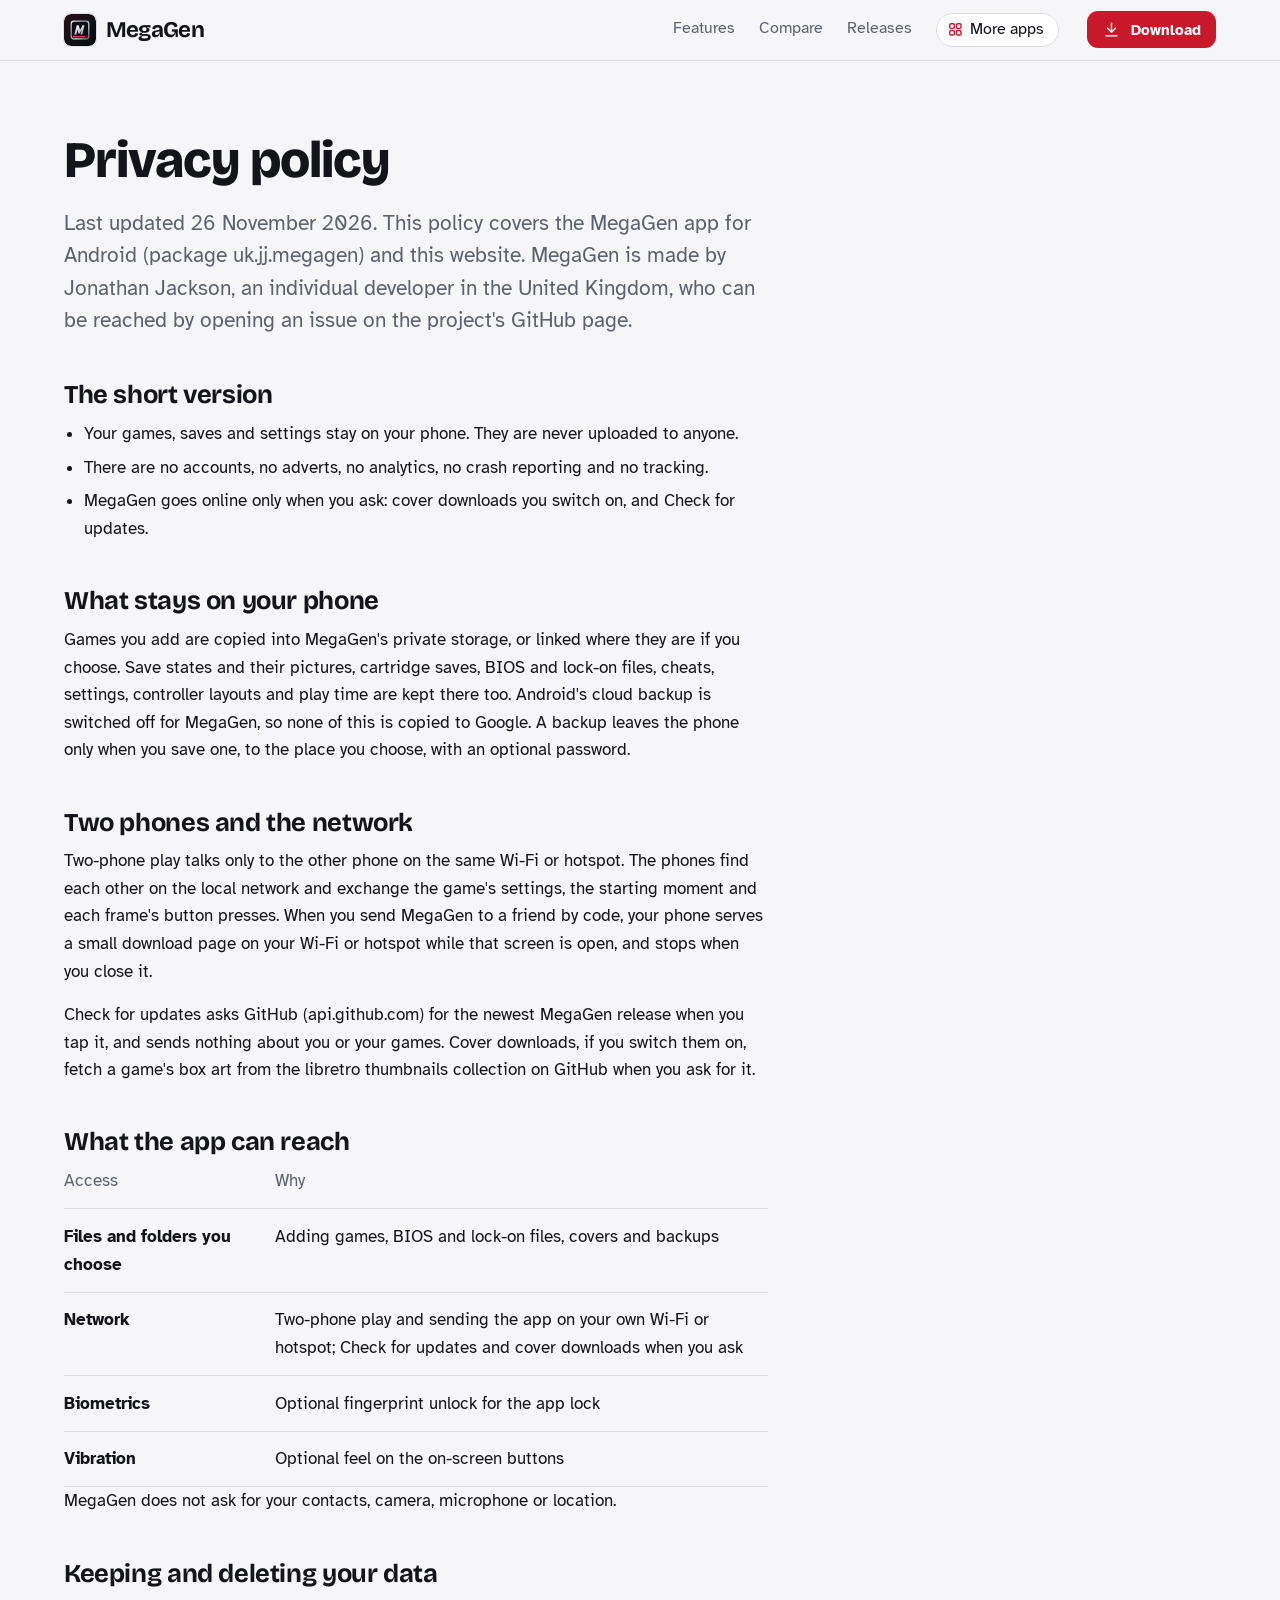
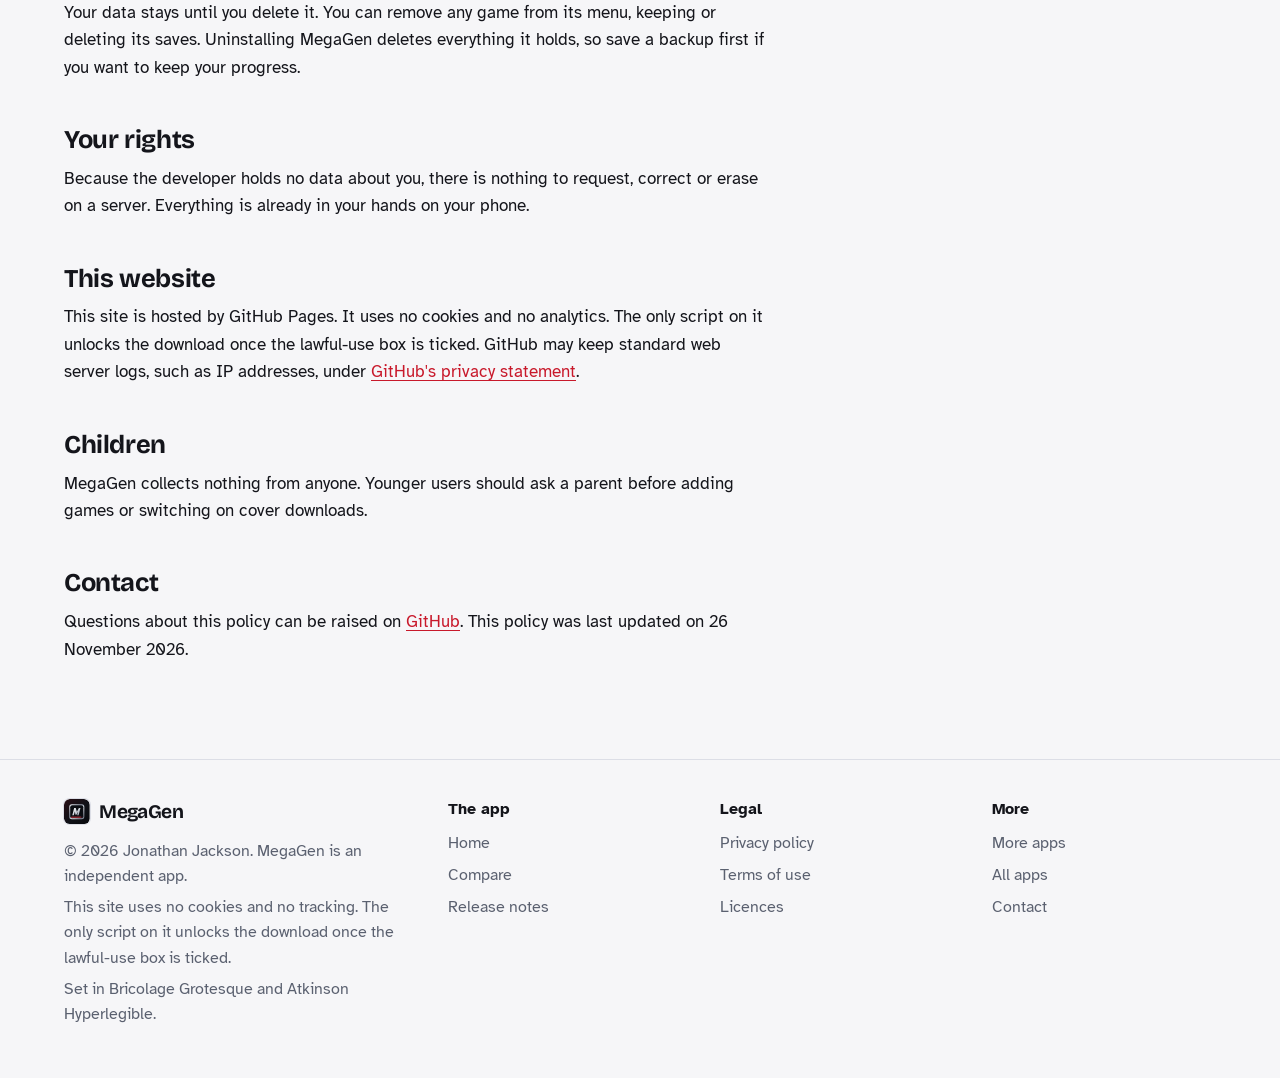
<file: privacy.html>
<!DOCTYPE html>
<html lang="en-GB">
<head>
<meta charset="utf-8">
<meta name="viewport" content="width=device-width, initial-scale=1">
<title>MegaGen privacy policy</title>
<meta name="description" content="What MegaGen does with your information: in short, it stays on your phone.">
<meta name="author" content="Jonathan Jackson">
<link rel="canonical" href="https://customgpter.github.io/megagen/privacy.html">
<meta name="theme-color" content="#f6f6f8" media="(prefers-color-scheme: light)">
<meta name="theme-color" content="#08090c" media="(prefers-color-scheme: dark)">
<meta property="og:type" content="website">
<meta property="og:site_name" content="MegaGen">
<meta property="og:title" content="MegaGen privacy policy">
<meta property="og:description" content="What MegaGen does with your information: in short, it stays on your phone.">
<meta property="og:url" content="https://customgpter.github.io/megagen/privacy.html">
<meta property="og:image" content="https://customgpter.github.io/megagen/assets/og.png">
<meta property="og:image:width" content="1200">
<meta property="og:image:height" content="630">
<meta property="og:image:alt" content="MegaGen&#x27;s Play page: a Continue playing card showing the last moment of the last game, with shelves of games underneath">
<meta property="og:locale" content="en_GB">
<meta name="twitter:card" content="summary_large_image">
<link rel="icon" href="./assets/favicon.svg" type="image/svg+xml">
<link rel="apple-touch-icon" href="./assets/apple-touch-icon.png">
<link rel="preload" href="./assets/fonts/bricolage-grotesque-latin.woff2" as="font" type="font/woff2" crossorigin>
<link rel="preload" href="./assets/fonts/atkinson-hyperlegible-latin-400-normal.woff2" as="font" type="font/woff2" crossorigin>
<link rel="stylesheet" href="./assets/site.css?v=1">
<link rel="stylesheet" href="./assets/house.css?v=1">
<link rel="stylesheet" href="./assets/apps-list.css?v=1">
<script src="./assets/apps-list.js?v=1" defer></script>
</head>
<body>
<a class="skip" href="#main">Skip to content</a>
<header class="masthead">
<div class="wrap">
<a class="brand" href="./" aria-label="MegaGen home"><svg viewBox="0 0 108 108" aria-hidden="true"><defs><linearGradient id="mgbg" x1="0" y1="0" x2="1" y2="1"><stop offset="0" stop-color="#2a1016"/><stop offset=".55" stop-color="#0f1117"/><stop offset="1" stop-color="#07080b"/></linearGradient><linearGradient id="mgrim" x1="0" y1="0" x2="1" y2="1"><stop offset="0" stop-color="#f4f6fa"/><stop offset=".4" stop-color="#8d96a6"/><stop offset=".62" stop-color="#e3e7ee"/><stop offset="1" stop-color="#5d6574"/></linearGradient><linearGradient id="mgm" x1="0" y1="0" x2="1" y2="1"><stop offset="0" stop-color="#fff"/><stop offset="1" stop-color="#9aa4b4"/></linearGradient></defs><rect width="108" height="108" rx="24" fill="url(#mgbg)"/><g transform="translate(54 54) scale(1.32) translate(-54 -54)"><path d="M38,30 L70,30 Q78,30 78,38 L78,70 Q78,78 70,78 L38,78 Q30,78 30,70 L30,38 Q30,30 38,30 Z" fill="url(#mgrim)"/><path d="M39.5,33 L68.5,33 Q75,33 75,39.5 L75,68.5 Q75,75 68.5,75 L39.5,75 Q33,75 33,68.5 L33,39.5 Q33,33 39.5,33 Z" fill="#0b0d12"/><path d="M39.6,65.4 L45.6,41.6 L50.6,41.6 L54.3,53.6 L60.7,41.6 L65.8,41.6 L59.8,65.4 L55.2,65.4 L58.4,53 L52.9,63.2 L49.7,63.2 L47.8,53 L44.6,65.4 Z" fill="url(#mgm)"/><path d="M36.6,69.6 L67.8,69.6 L66,72.4 L34.8,72.4 Z" fill="#ff3d4d"/><path d="M69.6,69.6 L72.4,69.6 L70.6,72.4 L67.8,72.4 Z" fill="#ff3d4d" opacity=".55"/></g></svg><span>MegaGen</span></a>
<nav aria-label="Main"><ul><li><a href="./#features">Features</a></li><li><a href="./compare.html">Compare</a></li><li><a href="./releases.html">Releases</a></li><li><a class="more-apps" href="./more-apps.html"><svg class="ico" viewBox="0 0 24 24" aria-hidden="true"><rect x="4" y="4" width="6.5" height="6.5" rx="1.6"/><rect x="13.5" y="4" width="6.5" height="6.5" rx="1.6"/><rect x="4" y="13.5" width="6.5" height="6.5" rx="1.6"/><rect x="13.5" y="13.5" width="6.5" height="6.5" rx="1.6"/></svg>More apps</a></li></ul></nav>
<a class="button small" href="./#download"><svg class="ico" viewBox="0 0 24 24" aria-hidden="true"><path d="M12 4v11"/><path d="M7 10.5l5 5 5-5"/><path d="M5 20h14"/></svg>Download</a>
</div>
</header>
<main id="main" class="doc">
<div class="wrap">
<div class="measure">
<h1>Privacy policy</h1>
<p class="lede">Last updated 26 November 2026. This policy covers the MegaGen app for Android (package uk.jj.megagen) and this website. MegaGen is made by Jonathan Jackson, an individual developer in the United Kingdom, who can be reached by opening an issue on the project's GitHub page.</p>
<h2 id="short">The short version</h2><ul>
<li>Your games, saves and settings stay on your phone. They are never uploaded to anyone.</li>
<li>There are no accounts, no adverts, no analytics, no crash reporting and no tracking.</li>
<li>MegaGen goes online only when you ask: cover downloads you switch on, and Check for updates.</li>
</ul><h2 id="kept">What stays on your phone</h2><p>Games you add are copied into MegaGen's private storage, or linked where they are if you choose. Save states and their pictures, cartridge saves, BIOS and lock-on files, cheats, settings, controller layouts and play time are kept there too. Android's cloud backup is switched off for MegaGen, so none of this is copied to Google. A backup leaves the phone only when you save one, to the place you choose, with an optional password.</p><h2 id="network">Two phones and the network</h2><p>Two-phone play talks only to the other phone on the same Wi-Fi or hotspot. The phones find each other on the local network and exchange the game's settings, the starting moment and each frame's button presses. When you send MegaGen to a friend by code, your phone serves a small download page on your Wi-Fi or hotspot while that screen is open, and stops when you close it.</p>
<p>Check for updates asks GitHub (api.github.com) for the newest MegaGen release when you tap it, and sends nothing about you or your games. Cover downloads, if you switch them on, fetch a game's box art from the libretro thumbnails collection on GitHub when you ask for it.</p><h2 id="reach">What the app can reach</h2><table>
<thead><tr><th scope="col">Access</th><th scope="col">Why</th></tr></thead>
<tbody>
<tr><th scope="row">Files and folders you choose</th><td>Adding games, BIOS and lock-on files, covers and backups</td></tr>
<tr><th scope="row">Network</th><td>Two-phone play and sending the app on your own Wi-Fi or hotspot; Check for updates and cover downloads when you ask</td></tr>
<tr><th scope="row">Biometrics</th><td>Optional fingerprint unlock for the app lock</td></tr>
<tr><th scope="row">Vibration</th><td>Optional feel on the on-screen buttons</td></tr>
</tbody>
</table>
<p>MegaGen does not ask for your contacts, camera, microphone or location.</p><h2 id="deleting">Keeping and deleting your data</h2><p>Your data stays until you delete it. You can remove any game from its menu, keeping or deleting its saves. Uninstalling MegaGen deletes everything it holds, so save a backup first if you want to keep your progress.</p><h2 id="rights">Your rights</h2><p>Because the developer holds no data about you, there is nothing to request, correct or erase on a server. Everything is already in your hands on your phone.</p><h2 id="website">This website</h2><p>This site is hosted by GitHub Pages. It uses no cookies and no analytics. The only script on it unlocks the download once the lawful-use box is ticked. GitHub may keep standard web server logs, such as IP addresses, under <a href="https://docs.github.com/en/site-policy/privacy-policies/github-general-privacy-statement">GitHub's privacy statement</a>.</p><h2 id="children">Children</h2><p>MegaGen collects nothing from anyone. Younger users should ask a parent before adding games or switching on cover downloads.</p>
<h2 id="contact">Contact</h2>
<p>Questions about this policy can be raised on <a href="https://github.com/CustomGPTer/megagen/issues">GitHub</a>. This policy was last updated on 26 November 2026.</p>
</div>
</div>
</main>
<footer class="colophon">
<div class="wrap">
<div>
<a class="brand" href="./" aria-label="MegaGen home"><svg viewBox="0 0 108 108" aria-hidden="true"><defs><linearGradient id="mgbg" x1="0" y1="0" x2="1" y2="1"><stop offset="0" stop-color="#2a1016"/><stop offset=".55" stop-color="#0f1117"/><stop offset="1" stop-color="#07080b"/></linearGradient><linearGradient id="mgrim" x1="0" y1="0" x2="1" y2="1"><stop offset="0" stop-color="#f4f6fa"/><stop offset=".4" stop-color="#8d96a6"/><stop offset=".62" stop-color="#e3e7ee"/><stop offset="1" stop-color="#5d6574"/></linearGradient><linearGradient id="mgm" x1="0" y1="0" x2="1" y2="1"><stop offset="0" stop-color="#fff"/><stop offset="1" stop-color="#9aa4b4"/></linearGradient></defs><rect width="108" height="108" rx="24" fill="url(#mgbg)"/><g transform="translate(54 54) scale(1.32) translate(-54 -54)"><path d="M38,30 L70,30 Q78,30 78,38 L78,70 Q78,78 70,78 L38,78 Q30,78 30,70 L30,38 Q30,30 38,30 Z" fill="url(#mgrim)"/><path d="M39.5,33 L68.5,33 Q75,33 75,39.5 L75,68.5 Q75,75 68.5,75 L39.5,75 Q33,75 33,68.5 L33,39.5 Q33,33 39.5,33 Z" fill="#0b0d12"/><path d="M39.6,65.4 L45.6,41.6 L50.6,41.6 L54.3,53.6 L60.7,41.6 L65.8,41.6 L59.8,65.4 L55.2,65.4 L58.4,53 L52.9,63.2 L49.7,63.2 L47.8,53 L44.6,65.4 Z" fill="url(#mgm)"/><path d="M36.6,69.6 L67.8,69.6 L66,72.4 L34.8,72.4 Z" fill="#ff3d4d"/><path d="M69.6,69.6 L72.4,69.6 L70.6,72.4 L67.8,72.4 Z" fill="#ff3d4d" opacity=".55"/></g></svg><span>MegaGen</span></a>
<p>&copy; 2026 Jonathan Jackson. MegaGen is an independent app.</p>
<p>This site uses no cookies and no tracking. The only script on it unlocks the download once the lawful-use box is ticked.</p>
<p>Set in Bricolage Grotesque and Atkinson Hyperlegible.</p>
</div>
<nav aria-label="The app"><h2>The app</h2><ul>
<li><a href="./">Home</a></li>
<li><a href="./compare.html">Compare</a></li>
<li><a href="./releases.html">Release notes</a></li>

</ul></nav>
<nav aria-label="Legal"><h2>Legal</h2><ul>
<li><a href="./privacy.html">Privacy policy</a></li>
<li><a href="./terms.html">Terms of use</a></li>
<li><a href="./licences.html">Licences</a></li>
</ul></nav>
<nav aria-label="More"><h2>More</h2><ul>
<li><a href="./more-apps.html">More apps</a></li>
<li><a href="https://customgpter.github.io/">All apps</a></li>
<li><a href="https://github.com/CustomGPTer/megagen/issues">Contact</a></li>
</ul></nav>
</div>
</footer>
</body>
</html>
</file>
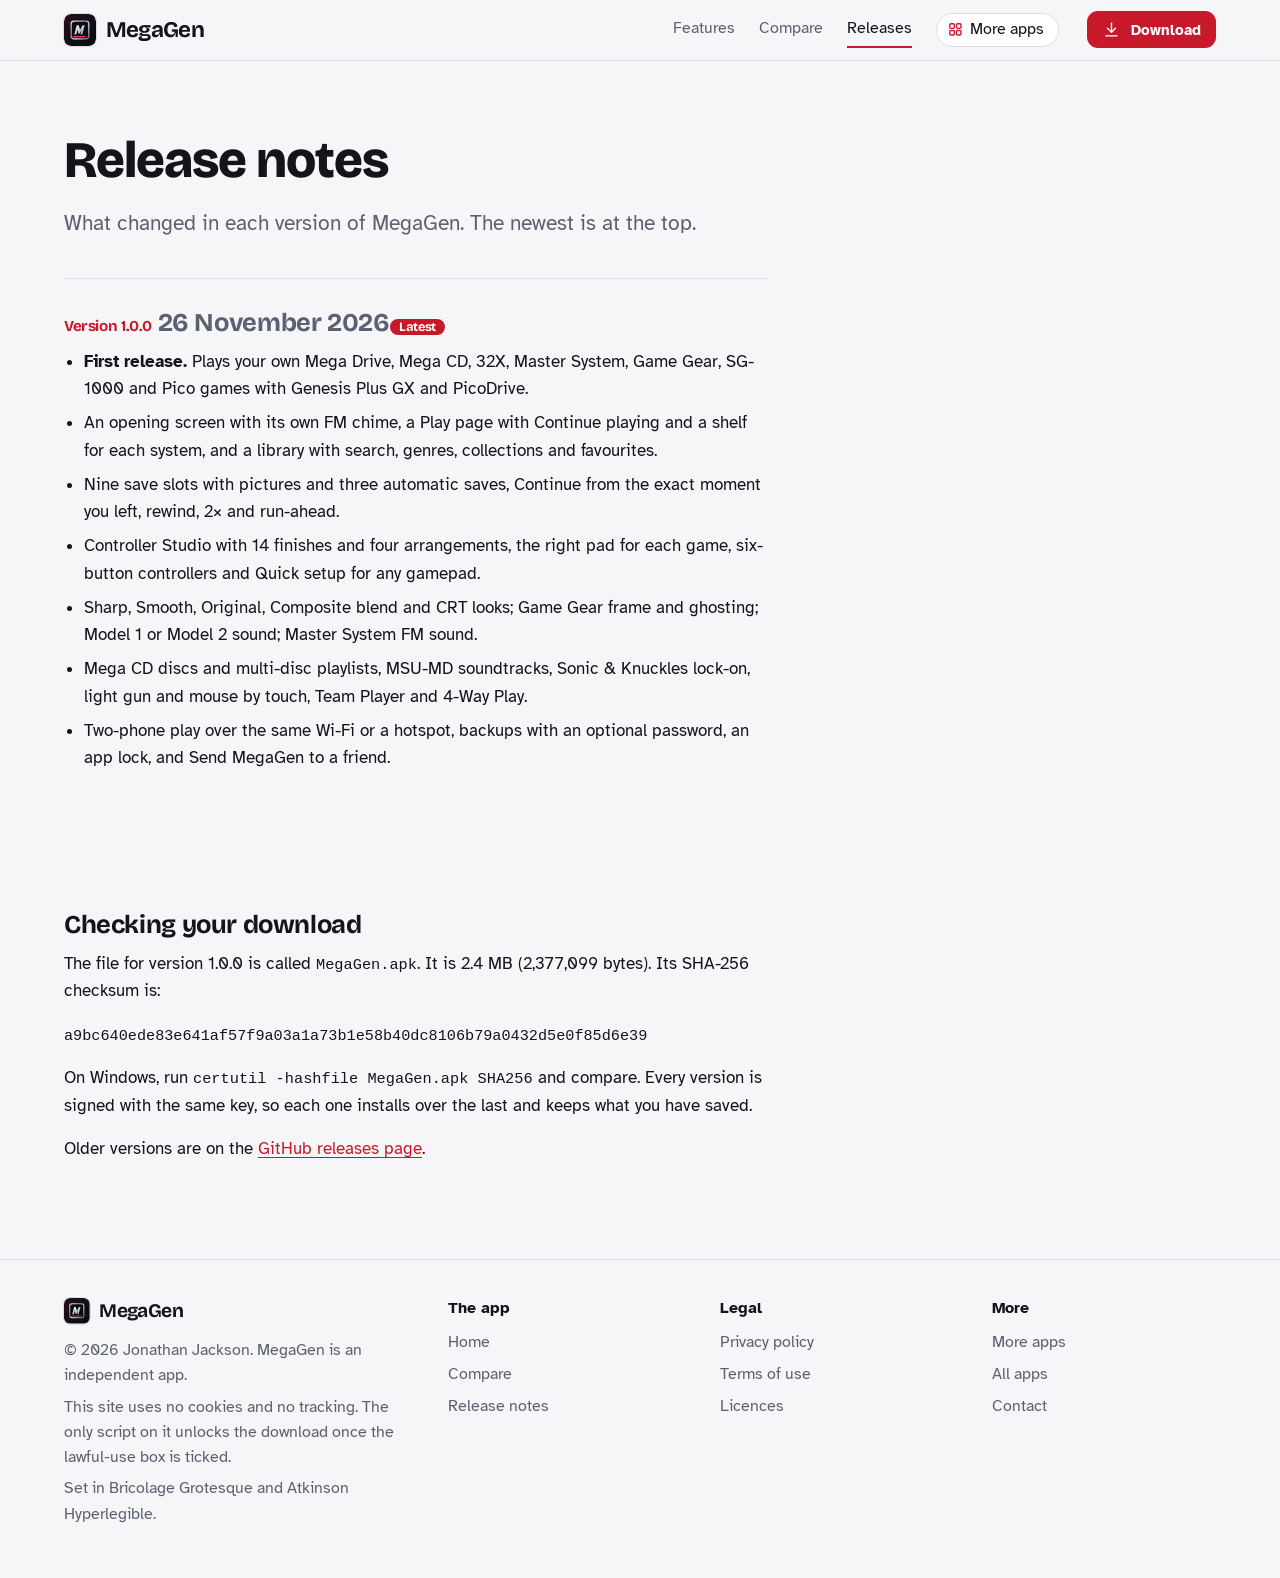
<file: releases.html>
<!DOCTYPE html>
<html lang="en-GB">
<head>
<meta charset="utf-8">
<meta name="viewport" content="width=device-width, initial-scale=1">
<title>MegaGen release notes</title>
<meta name="description" content="What changed in each version of MegaGen, with the file size and checksum to check your download.">
<meta name="author" content="Jonathan Jackson">
<link rel="canonical" href="https://customgpter.github.io/megagen/releases.html">
<meta name="theme-color" content="#f6f6f8" media="(prefers-color-scheme: light)">
<meta name="theme-color" content="#08090c" media="(prefers-color-scheme: dark)">
<meta property="og:type" content="website">
<meta property="og:site_name" content="MegaGen">
<meta property="og:title" content="MegaGen release notes">
<meta property="og:description" content="What changed in each version of MegaGen, with the file size and checksum to check your download.">
<meta property="og:url" content="https://customgpter.github.io/megagen/releases.html">
<meta property="og:image" content="https://customgpter.github.io/megagen/assets/og.png">
<meta property="og:image:width" content="1200">
<meta property="og:image:height" content="630">
<meta property="og:image:alt" content="MegaGen&#x27;s Play page: a Continue playing card showing the last moment of the last game, with shelves of games underneath">
<meta property="og:locale" content="en_GB">
<meta name="twitter:card" content="summary_large_image">
<link rel="icon" href="./assets/favicon.svg" type="image/svg+xml">
<link rel="apple-touch-icon" href="./assets/apple-touch-icon.png">
<link rel="preload" href="./assets/fonts/bricolage-grotesque-latin.woff2" as="font" type="font/woff2" crossorigin>
<link rel="preload" href="./assets/fonts/atkinson-hyperlegible-latin-400-normal.woff2" as="font" type="font/woff2" crossorigin>
<link rel="stylesheet" href="./assets/site.css?v=1">
<link rel="stylesheet" href="./assets/house.css?v=1">
<link rel="stylesheet" href="./assets/apps-list.css?v=1">
<script src="./assets/apps-list.js?v=1" defer></script>
</head>
<body>
<a class="skip" href="#main">Skip to content</a>
<header class="masthead">
<div class="wrap">
<a class="brand" href="./" aria-label="MegaGen home"><svg viewBox="0 0 108 108" aria-hidden="true"><defs><linearGradient id="mgbg" x1="0" y1="0" x2="1" y2="1"><stop offset="0" stop-color="#2a1016"/><stop offset=".55" stop-color="#0f1117"/><stop offset="1" stop-color="#07080b"/></linearGradient><linearGradient id="mgrim" x1="0" y1="0" x2="1" y2="1"><stop offset="0" stop-color="#f4f6fa"/><stop offset=".4" stop-color="#8d96a6"/><stop offset=".62" stop-color="#e3e7ee"/><stop offset="1" stop-color="#5d6574"/></linearGradient><linearGradient id="mgm" x1="0" y1="0" x2="1" y2="1"><stop offset="0" stop-color="#fff"/><stop offset="1" stop-color="#9aa4b4"/></linearGradient></defs><rect width="108" height="108" rx="24" fill="url(#mgbg)"/><g transform="translate(54 54) scale(1.32) translate(-54 -54)"><path d="M38,30 L70,30 Q78,30 78,38 L78,70 Q78,78 70,78 L38,78 Q30,78 30,70 L30,38 Q30,30 38,30 Z" fill="url(#mgrim)"/><path d="M39.5,33 L68.5,33 Q75,33 75,39.5 L75,68.5 Q75,75 68.5,75 L39.5,75 Q33,75 33,68.5 L33,39.5 Q33,33 39.5,33 Z" fill="#0b0d12"/><path d="M39.6,65.4 L45.6,41.6 L50.6,41.6 L54.3,53.6 L60.7,41.6 L65.8,41.6 L59.8,65.4 L55.2,65.4 L58.4,53 L52.9,63.2 L49.7,63.2 L47.8,53 L44.6,65.4 Z" fill="url(#mgm)"/><path d="M36.6,69.6 L67.8,69.6 L66,72.4 L34.8,72.4 Z" fill="#ff3d4d"/><path d="M69.6,69.6 L72.4,69.6 L70.6,72.4 L67.8,72.4 Z" fill="#ff3d4d" opacity=".55"/></g></svg><span>MegaGen</span></a>
<nav aria-label="Main"><ul><li><a href="./#features">Features</a></li><li><a href="./compare.html">Compare</a></li><li><a href="./releases.html" aria-current="page">Releases</a></li><li><a class="more-apps" href="./more-apps.html"><svg class="ico" viewBox="0 0 24 24" aria-hidden="true"><rect x="4" y="4" width="6.5" height="6.5" rx="1.6"/><rect x="13.5" y="4" width="6.5" height="6.5" rx="1.6"/><rect x="4" y="13.5" width="6.5" height="6.5" rx="1.6"/><rect x="13.5" y="13.5" width="6.5" height="6.5" rx="1.6"/></svg>More apps</a></li></ul></nav>
<a class="button small" href="./#download"><svg class="ico" viewBox="0 0 24 24" aria-hidden="true"><path d="M12 4v11"/><path d="M7 10.5l5 5 5-5"/><path d="M5 20h14"/></svg>Download</a>
</div>
</header>
<main id="main" class="doc">
<div class="wrap">
<div class="measure">
<h1>Release notes</h1>
<p class="lede">What changed in each version of MegaGen. The newest is at the top.</p>
<section class="release" id="v1.0.0"><h2><span class="ver">Version 1.0.0</span> <span class="when">26 November 2026</span><span class="tag">Latest</span></h2><ul><li><b>First release.</b> Plays your own Mega Drive, Mega CD, 32X, Master System, Game Gear, SG-1000 and Pico games with Genesis Plus GX and PicoDrive.</li><li>An opening screen with its own FM chime, a Play page with Continue playing and a shelf for each system, and a library with search, genres, collections and favourites.</li><li>Nine save slots with pictures and three automatic saves, Continue from the exact moment you left, rewind, 2&times; and run-ahead.</li><li>Controller Studio with 14 finishes and four arrangements, the right pad for each game, six-button controllers and Quick setup for any gamepad.</li><li>Sharp, Smooth, Original, Composite blend and CRT looks; Game Gear frame and ghosting; Model 1 or Model 2 sound; Master System FM sound.</li><li>Mega CD discs and multi-disc playlists, MSU-MD soundtracks, Sonic &amp; Knuckles lock-on, light gun and mouse by touch, Team Player and 4-Way Play.</li><li>Two-phone play over the same Wi-Fi or a hotspot, backups with an optional password, an app lock, and Send MegaGen to a friend.</li></ul></section>
<h2 id="checking">Checking your download</h2>
<p>The file for version 1.0.0 is called <code>MegaGen.apk</code>. It is 2.4 MB (2,377,099 bytes). Its SHA-256 checksum is:</p>
<p><code class="sum">a9bc640ede83e641af57f9a03a1a73b1e58b40dc8106b79a0432d5e0f85d6e39</code></p>
<p>On Windows, run <code>certutil -hashfile MegaGen.apk SHA256</code> and compare. Every version is signed with the same key, so each one installs over the last and keeps what you have saved.</p>
<p>Older versions are on the <a href="https://github.com/CustomGPTer/megagen/releases">GitHub releases page</a>.</p>
</div>
</div>
</main>
<footer class="colophon">
<div class="wrap">
<div>
<a class="brand" href="./" aria-label="MegaGen home"><svg viewBox="0 0 108 108" aria-hidden="true"><defs><linearGradient id="mgbg" x1="0" y1="0" x2="1" y2="1"><stop offset="0" stop-color="#2a1016"/><stop offset=".55" stop-color="#0f1117"/><stop offset="1" stop-color="#07080b"/></linearGradient><linearGradient id="mgrim" x1="0" y1="0" x2="1" y2="1"><stop offset="0" stop-color="#f4f6fa"/><stop offset=".4" stop-color="#8d96a6"/><stop offset=".62" stop-color="#e3e7ee"/><stop offset="1" stop-color="#5d6574"/></linearGradient><linearGradient id="mgm" x1="0" y1="0" x2="1" y2="1"><stop offset="0" stop-color="#fff"/><stop offset="1" stop-color="#9aa4b4"/></linearGradient></defs><rect width="108" height="108" rx="24" fill="url(#mgbg)"/><g transform="translate(54 54) scale(1.32) translate(-54 -54)"><path d="M38,30 L70,30 Q78,30 78,38 L78,70 Q78,78 70,78 L38,78 Q30,78 30,70 L30,38 Q30,30 38,30 Z" fill="url(#mgrim)"/><path d="M39.5,33 L68.5,33 Q75,33 75,39.5 L75,68.5 Q75,75 68.5,75 L39.5,75 Q33,75 33,68.5 L33,39.5 Q33,33 39.5,33 Z" fill="#0b0d12"/><path d="M39.6,65.4 L45.6,41.6 L50.6,41.6 L54.3,53.6 L60.7,41.6 L65.8,41.6 L59.8,65.4 L55.2,65.4 L58.4,53 L52.9,63.2 L49.7,63.2 L47.8,53 L44.6,65.4 Z" fill="url(#mgm)"/><path d="M36.6,69.6 L67.8,69.6 L66,72.4 L34.8,72.4 Z" fill="#ff3d4d"/><path d="M69.6,69.6 L72.4,69.6 L70.6,72.4 L67.8,72.4 Z" fill="#ff3d4d" opacity=".55"/></g></svg><span>MegaGen</span></a>
<p>&copy; 2026 Jonathan Jackson. MegaGen is an independent app.</p>
<p>This site uses no cookies and no tracking. The only script on it unlocks the download once the lawful-use box is ticked.</p>
<p>Set in Bricolage Grotesque and Atkinson Hyperlegible.</p>
</div>
<nav aria-label="The app"><h2>The app</h2><ul>
<li><a href="./">Home</a></li>
<li><a href="./compare.html">Compare</a></li>
<li><a href="./releases.html">Release notes</a></li>

</ul></nav>
<nav aria-label="Legal"><h2>Legal</h2><ul>
<li><a href="./privacy.html">Privacy policy</a></li>
<li><a href="./terms.html">Terms of use</a></li>
<li><a href="./licences.html">Licences</a></li>
</ul></nav>
<nav aria-label="More"><h2>More</h2><ul>
<li><a href="./more-apps.html">More apps</a></li>
<li><a href="https://customgpter.github.io/">All apps</a></li>
<li><a href="https://github.com/CustomGPTer/megagen/issues">Contact</a></li>
</ul></nav>
</div>
</footer>
</body>
</html>
</file>
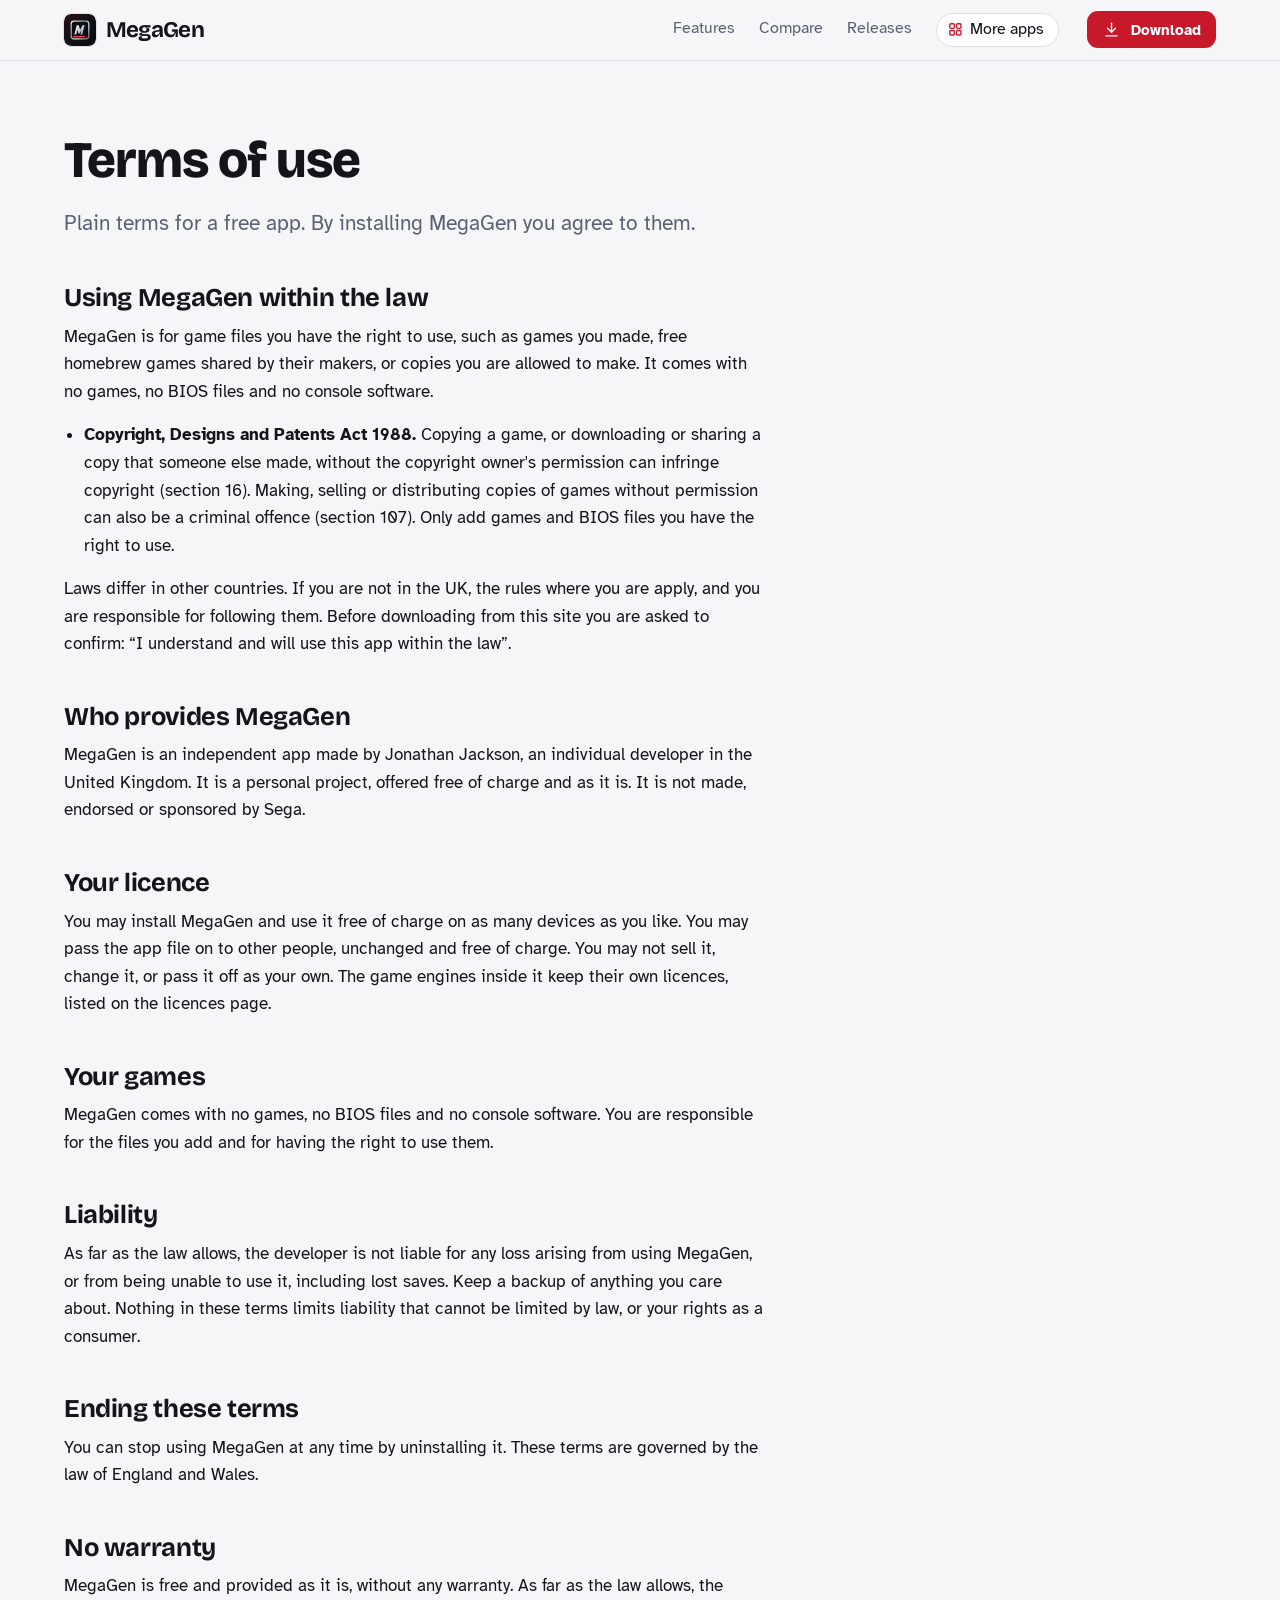
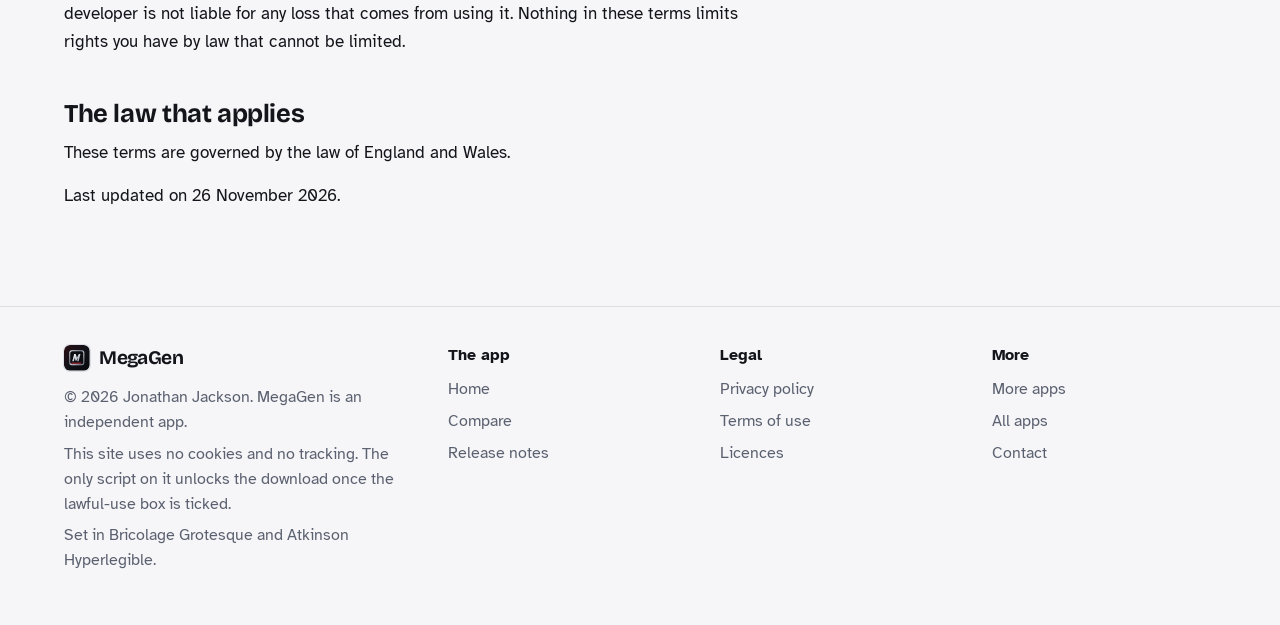
<file: terms.html>
<!DOCTYPE html>
<html lang="en-GB">
<head>
<meta charset="utf-8">
<meta name="viewport" content="width=device-width, initial-scale=1">
<title>MegaGen terms of use</title>
<meta name="description" content="The terms for using MegaGen, including using it within the law.">
<meta name="author" content="Jonathan Jackson">
<link rel="canonical" href="https://customgpter.github.io/megagen/terms.html">
<meta name="theme-color" content="#f6f6f8" media="(prefers-color-scheme: light)">
<meta name="theme-color" content="#08090c" media="(prefers-color-scheme: dark)">
<meta property="og:type" content="website">
<meta property="og:site_name" content="MegaGen">
<meta property="og:title" content="MegaGen terms of use">
<meta property="og:description" content="The terms for using MegaGen, including using it within the law.">
<meta property="og:url" content="https://customgpter.github.io/megagen/terms.html">
<meta property="og:image" content="https://customgpter.github.io/megagen/assets/og.png">
<meta property="og:image:width" content="1200">
<meta property="og:image:height" content="630">
<meta property="og:image:alt" content="MegaGen&#x27;s Play page: a Continue playing card showing the last moment of the last game, with shelves of games underneath">
<meta property="og:locale" content="en_GB">
<meta name="twitter:card" content="summary_large_image">
<link rel="icon" href="./assets/favicon.svg" type="image/svg+xml">
<link rel="apple-touch-icon" href="./assets/apple-touch-icon.png">
<link rel="preload" href="./assets/fonts/bricolage-grotesque-latin.woff2" as="font" type="font/woff2" crossorigin>
<link rel="preload" href="./assets/fonts/atkinson-hyperlegible-latin-400-normal.woff2" as="font" type="font/woff2" crossorigin>
<link rel="stylesheet" href="./assets/site.css?v=1">
<link rel="stylesheet" href="./assets/house.css?v=1">
<link rel="stylesheet" href="./assets/apps-list.css?v=1">
<script src="./assets/apps-list.js?v=1" defer></script>
</head>
<body>
<a class="skip" href="#main">Skip to content</a>
<header class="masthead">
<div class="wrap">
<a class="brand" href="./" aria-label="MegaGen home"><svg viewBox="0 0 108 108" aria-hidden="true"><defs><linearGradient id="mgbg" x1="0" y1="0" x2="1" y2="1"><stop offset="0" stop-color="#2a1016"/><stop offset=".55" stop-color="#0f1117"/><stop offset="1" stop-color="#07080b"/></linearGradient><linearGradient id="mgrim" x1="0" y1="0" x2="1" y2="1"><stop offset="0" stop-color="#f4f6fa"/><stop offset=".4" stop-color="#8d96a6"/><stop offset=".62" stop-color="#e3e7ee"/><stop offset="1" stop-color="#5d6574"/></linearGradient><linearGradient id="mgm" x1="0" y1="0" x2="1" y2="1"><stop offset="0" stop-color="#fff"/><stop offset="1" stop-color="#9aa4b4"/></linearGradient></defs><rect width="108" height="108" rx="24" fill="url(#mgbg)"/><g transform="translate(54 54) scale(1.32) translate(-54 -54)"><path d="M38,30 L70,30 Q78,30 78,38 L78,70 Q78,78 70,78 L38,78 Q30,78 30,70 L30,38 Q30,30 38,30 Z" fill="url(#mgrim)"/><path d="M39.5,33 L68.5,33 Q75,33 75,39.5 L75,68.5 Q75,75 68.5,75 L39.5,75 Q33,75 33,68.5 L33,39.5 Q33,33 39.5,33 Z" fill="#0b0d12"/><path d="M39.6,65.4 L45.6,41.6 L50.6,41.6 L54.3,53.6 L60.7,41.6 L65.8,41.6 L59.8,65.4 L55.2,65.4 L58.4,53 L52.9,63.2 L49.7,63.2 L47.8,53 L44.6,65.4 Z" fill="url(#mgm)"/><path d="M36.6,69.6 L67.8,69.6 L66,72.4 L34.8,72.4 Z" fill="#ff3d4d"/><path d="M69.6,69.6 L72.4,69.6 L70.6,72.4 L67.8,72.4 Z" fill="#ff3d4d" opacity=".55"/></g></svg><span>MegaGen</span></a>
<nav aria-label="Main"><ul><li><a href="./#features">Features</a></li><li><a href="./compare.html">Compare</a></li><li><a href="./releases.html">Releases</a></li><li><a class="more-apps" href="./more-apps.html"><svg class="ico" viewBox="0 0 24 24" aria-hidden="true"><rect x="4" y="4" width="6.5" height="6.5" rx="1.6"/><rect x="13.5" y="4" width="6.5" height="6.5" rx="1.6"/><rect x="4" y="13.5" width="6.5" height="6.5" rx="1.6"/><rect x="13.5" y="13.5" width="6.5" height="6.5" rx="1.6"/></svg>More apps</a></li></ul></nav>
<a class="button small" href="./#download"><svg class="ico" viewBox="0 0 24 24" aria-hidden="true"><path d="M12 4v11"/><path d="M7 10.5l5 5 5-5"/><path d="M5 20h14"/></svg>Download</a>
</div>
</header>
<main id="main" class="doc">
<div class="wrap">
<div class="measure">
<h1>Terms of use</h1>
<p class="lede">Plain terms for a free app. By installing MegaGen you agree to them.</p>
<h2 id="law">Using MegaGen within the law</h2><p>MegaGen is for game files you have the right to use, such as games you made, free homebrew games shared by their makers, or copies you are allowed to make. It comes with no games, no BIOS files and no console software.</p><ul><li><b>Copyright, Designs and Patents Act 1988.</b> Copying a game, or downloading or sharing a copy that someone else made, without the copyright owner's permission can infringe copyright (section 16). Making, selling or distributing copies of games without permission can also be a criminal offence (section 107). Only add games and BIOS files you have the right to use.</li></ul><p>Laws differ in other countries. If you are not in the UK, the rules where you are apply, and you are responsible for following them. Before downloading from this site you are asked to confirm: &ldquo;I understand and will use this app within the law&rdquo;.</p><h2 id="who">Who provides MegaGen</h2><p>MegaGen is an independent app made by Jonathan Jackson, an individual developer in the United Kingdom. It is a personal project, offered free of charge and as it is. It is not made, endorsed or sponsored by Sega.</p><h2 id="licence">Your licence</h2><p>You may install MegaGen and use it free of charge on as many devices as you like. You may pass the app file on to other people, unchanged and free of charge. You may not sell it, change it, or pass it off as your own. The game engines inside it keep their own licences, listed on the licences page.</p><h2 id="games">Your games</h2><p>MegaGen comes with no games, no BIOS files and no console software. You are responsible for the files you add and for having the right to use them.</p><h2 id="liability">Liability</h2><p>As far as the law allows, the developer is not liable for any loss arising from using MegaGen, or from being unable to use it, including lost saves. Keep a backup of anything you care about. Nothing in these terms limits liability that cannot be limited by law, or your rights as a consumer.</p><h2 id="ending">Ending these terms</h2><p>You can stop using MegaGen at any time by uninstalling it. These terms are governed by the law of England and Wales.</p>
<h2 id="no-warranty">No warranty</h2>
<p>MegaGen is free and provided as it is, without any warranty. As far as the law allows, the developer is not liable for any loss that comes from using it. Nothing in these terms limits rights you have by law that cannot be limited.</p>
<h2 id="governing">The law that applies</h2>
<p>These terms are governed by the law of England and Wales.</p>
<p>Last updated on 26 November 2026.</p>
</div>
</div>
</main>
<footer class="colophon">
<div class="wrap">
<div>
<a class="brand" href="./" aria-label="MegaGen home"><svg viewBox="0 0 108 108" aria-hidden="true"><defs><linearGradient id="mgbg" x1="0" y1="0" x2="1" y2="1"><stop offset="0" stop-color="#2a1016"/><stop offset=".55" stop-color="#0f1117"/><stop offset="1" stop-color="#07080b"/></linearGradient><linearGradient id="mgrim" x1="0" y1="0" x2="1" y2="1"><stop offset="0" stop-color="#f4f6fa"/><stop offset=".4" stop-color="#8d96a6"/><stop offset=".62" stop-color="#e3e7ee"/><stop offset="1" stop-color="#5d6574"/></linearGradient><linearGradient id="mgm" x1="0" y1="0" x2="1" y2="1"><stop offset="0" stop-color="#fff"/><stop offset="1" stop-color="#9aa4b4"/></linearGradient></defs><rect width="108" height="108" rx="24" fill="url(#mgbg)"/><g transform="translate(54 54) scale(1.32) translate(-54 -54)"><path d="M38,30 L70,30 Q78,30 78,38 L78,70 Q78,78 70,78 L38,78 Q30,78 30,70 L30,38 Q30,30 38,30 Z" fill="url(#mgrim)"/><path d="M39.5,33 L68.5,33 Q75,33 75,39.5 L75,68.5 Q75,75 68.5,75 L39.5,75 Q33,75 33,68.5 L33,39.5 Q33,33 39.5,33 Z" fill="#0b0d12"/><path d="M39.6,65.4 L45.6,41.6 L50.6,41.6 L54.3,53.6 L60.7,41.6 L65.8,41.6 L59.8,65.4 L55.2,65.4 L58.4,53 L52.9,63.2 L49.7,63.2 L47.8,53 L44.6,65.4 Z" fill="url(#mgm)"/><path d="M36.6,69.6 L67.8,69.6 L66,72.4 L34.8,72.4 Z" fill="#ff3d4d"/><path d="M69.6,69.6 L72.4,69.6 L70.6,72.4 L67.8,72.4 Z" fill="#ff3d4d" opacity=".55"/></g></svg><span>MegaGen</span></a>
<p>&copy; 2026 Jonathan Jackson. MegaGen is an independent app.</p>
<p>This site uses no cookies and no tracking. The only script on it unlocks the download once the lawful-use box is ticked.</p>
<p>Set in Bricolage Grotesque and Atkinson Hyperlegible.</p>
</div>
<nav aria-label="The app"><h2>The app</h2><ul>
<li><a href="./">Home</a></li>
<li><a href="./compare.html">Compare</a></li>
<li><a href="./releases.html">Release notes</a></li>

</ul></nav>
<nav aria-label="Legal"><h2>Legal</h2><ul>
<li><a href="./privacy.html">Privacy policy</a></li>
<li><a href="./terms.html">Terms of use</a></li>
<li><a href="./licences.html">Licences</a></li>
</ul></nav>
<nav aria-label="More"><h2>More</h2><ul>
<li><a href="./more-apps.html">More apps</a></li>
<li><a href="https://customgpter.github.io/">All apps</a></li>
<li><a href="https://github.com/CustomGPTer/megagen/issues">Contact</a></li>
</ul></nav>
</div>
</footer>
</body>
</html>
</file>
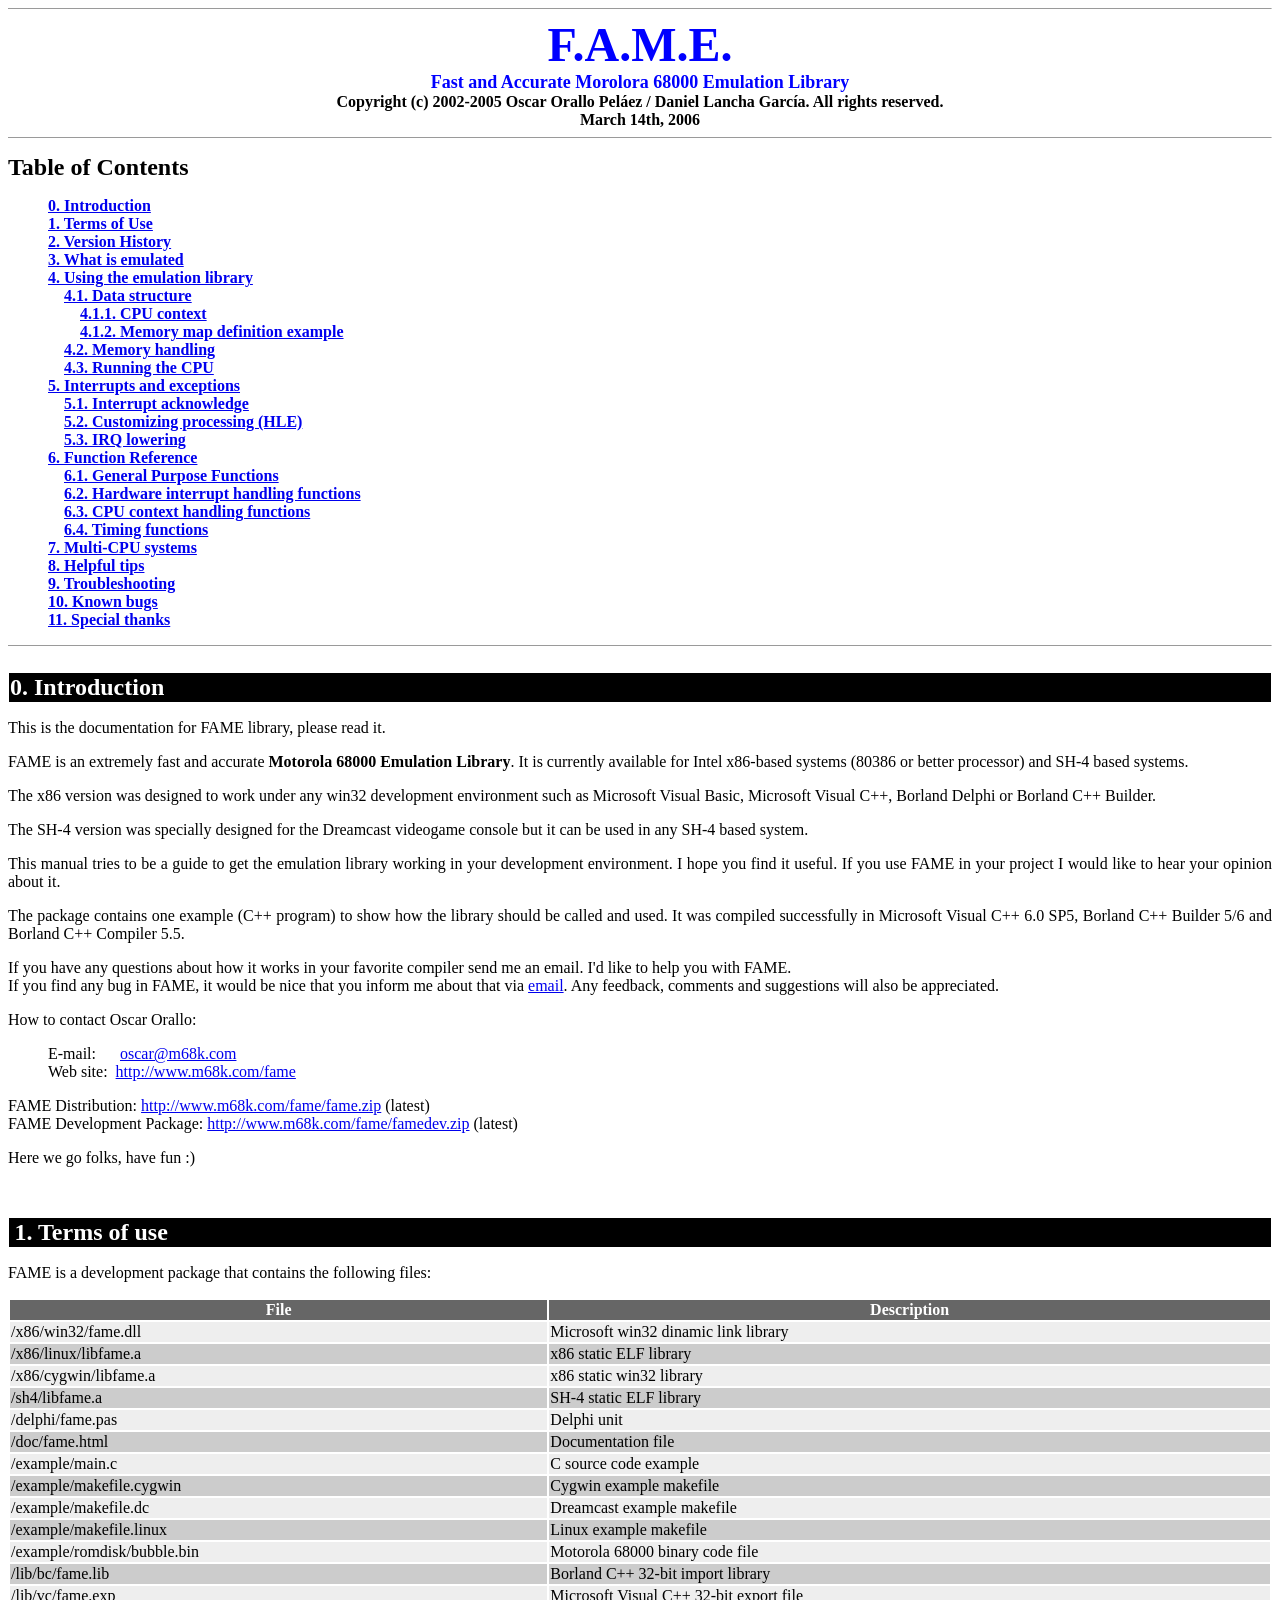
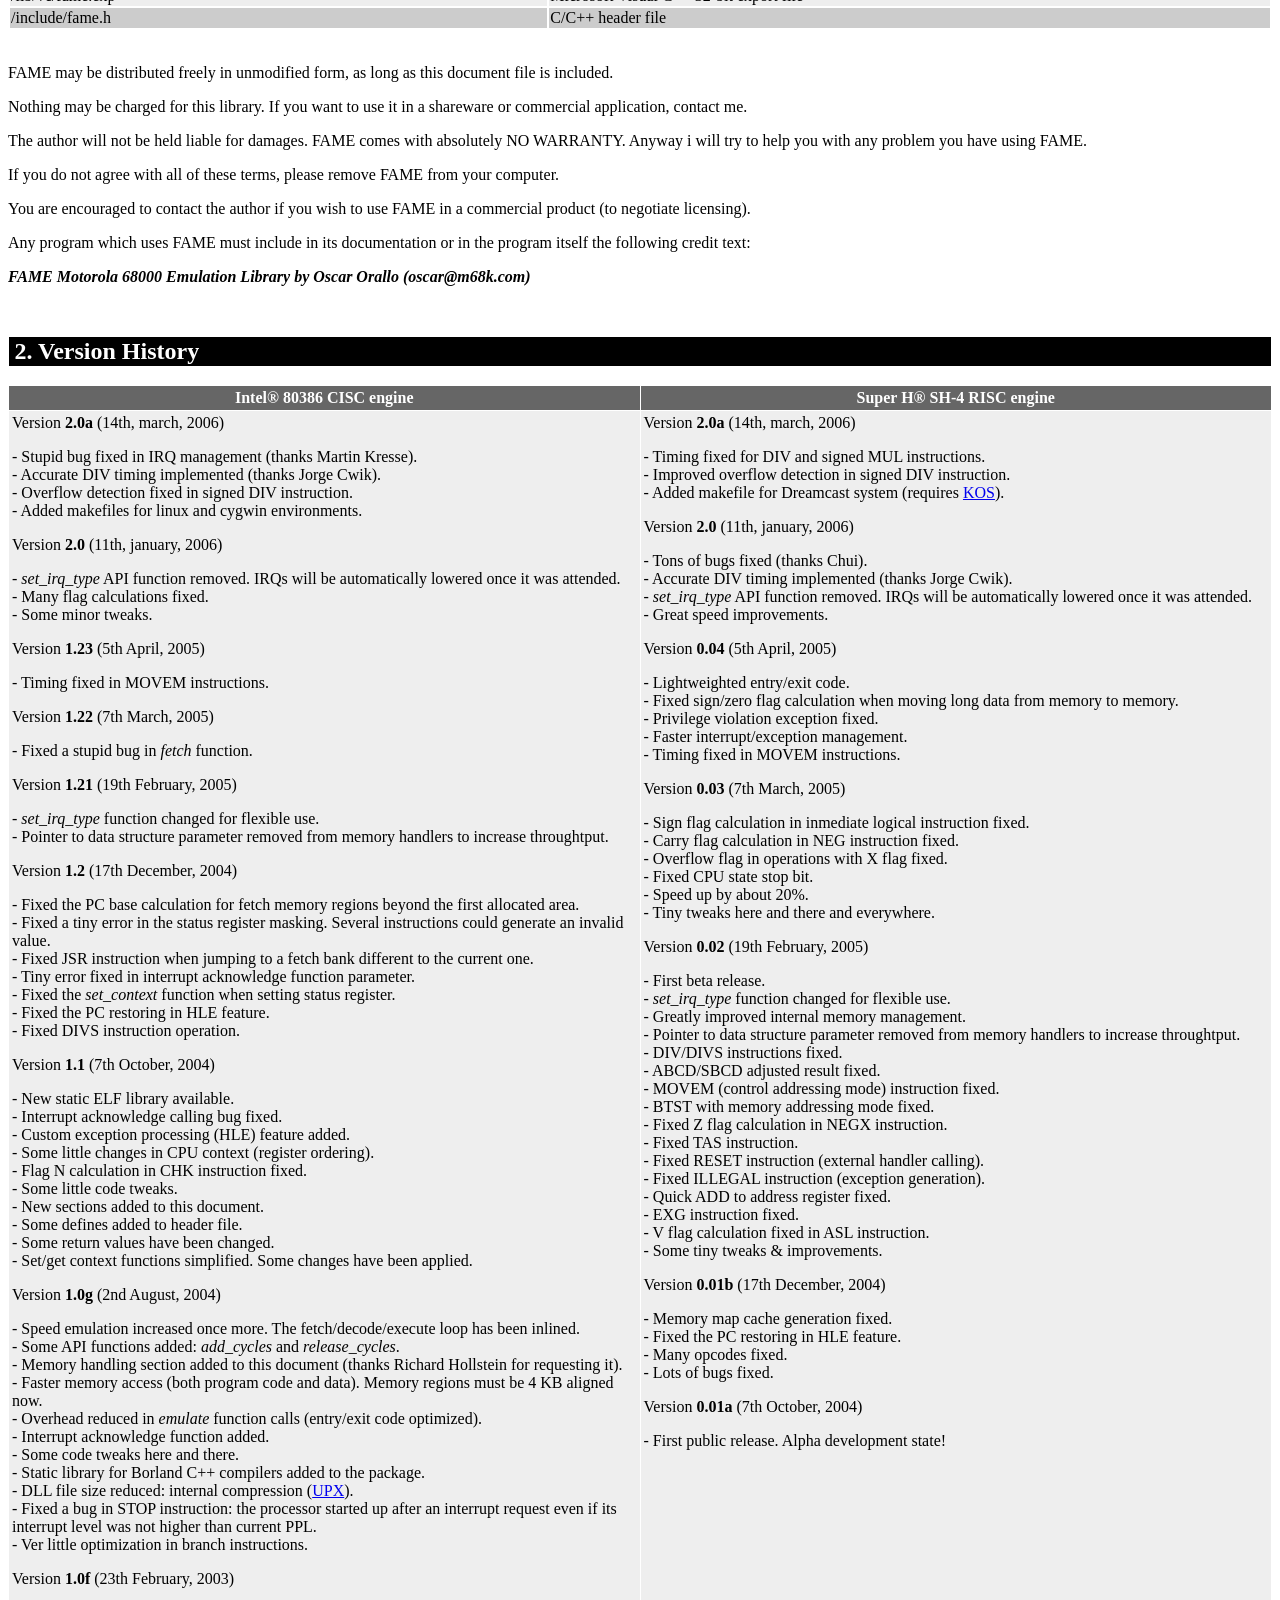
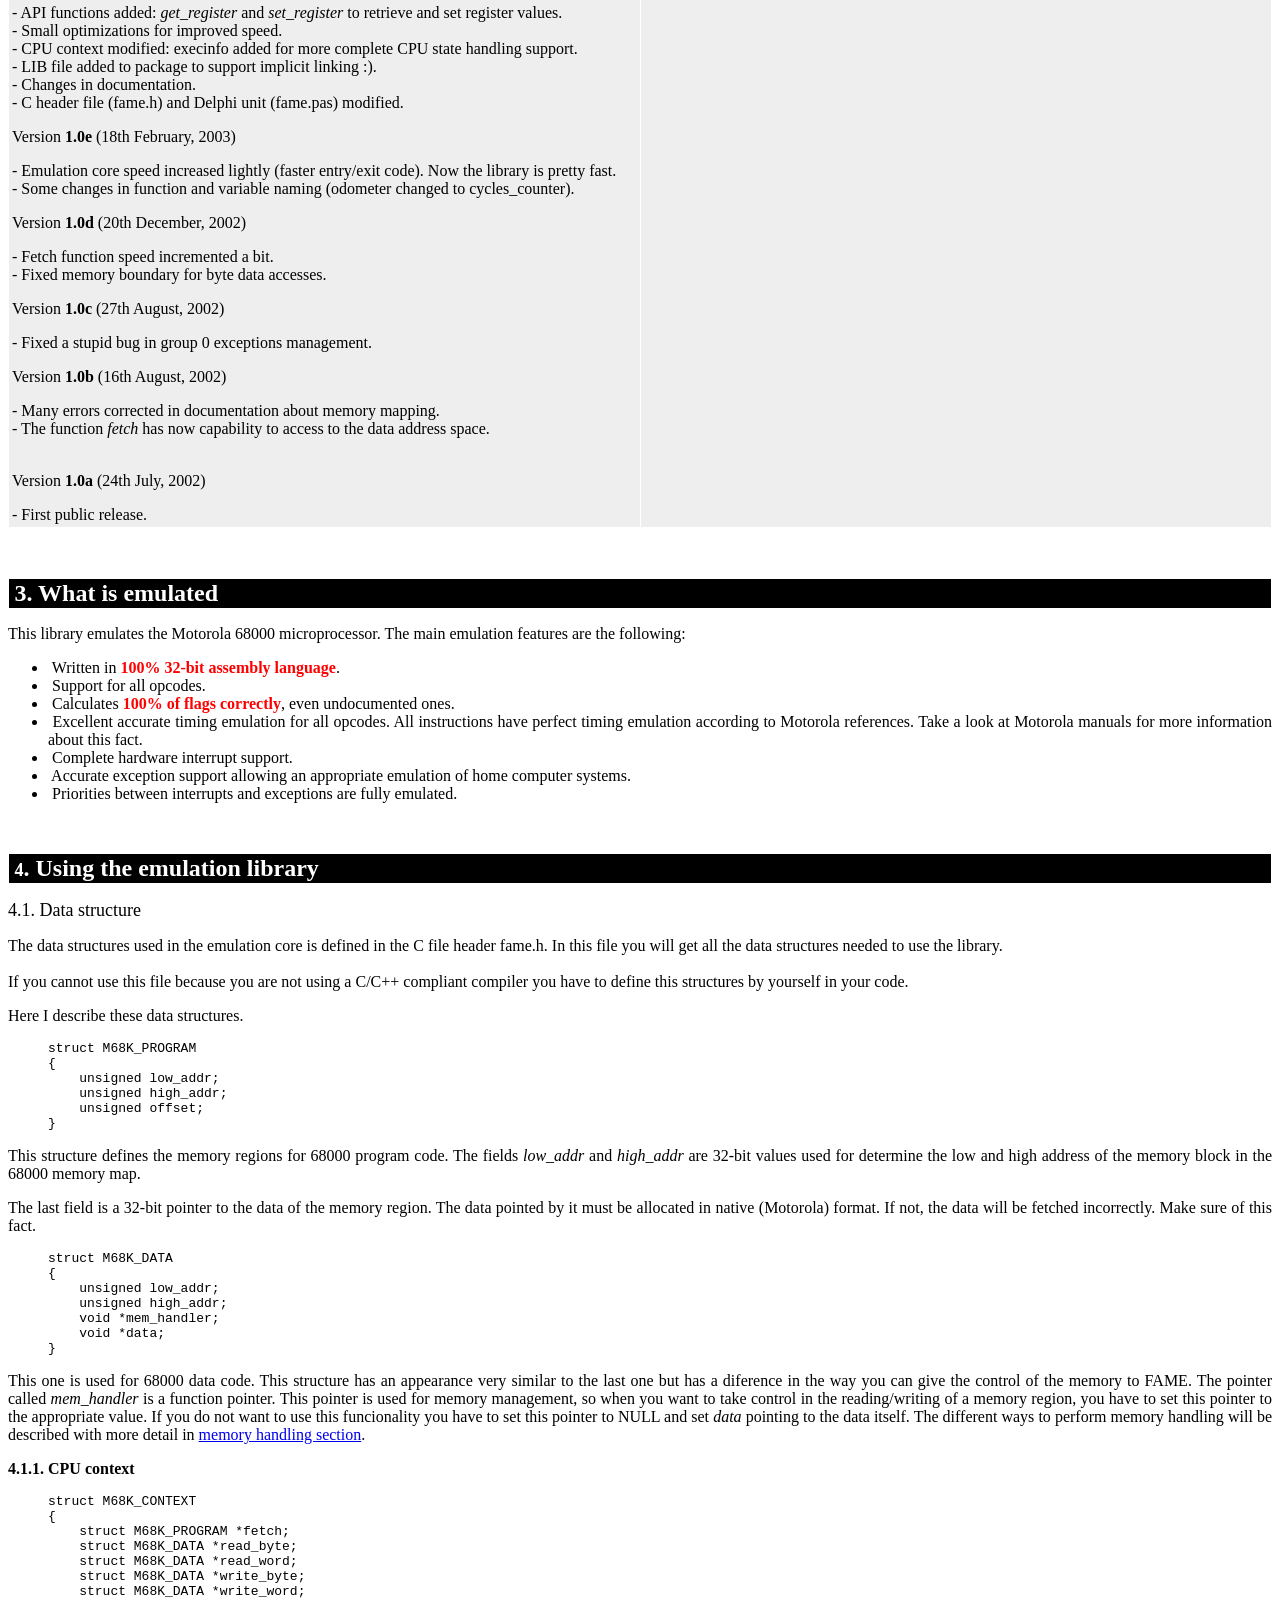
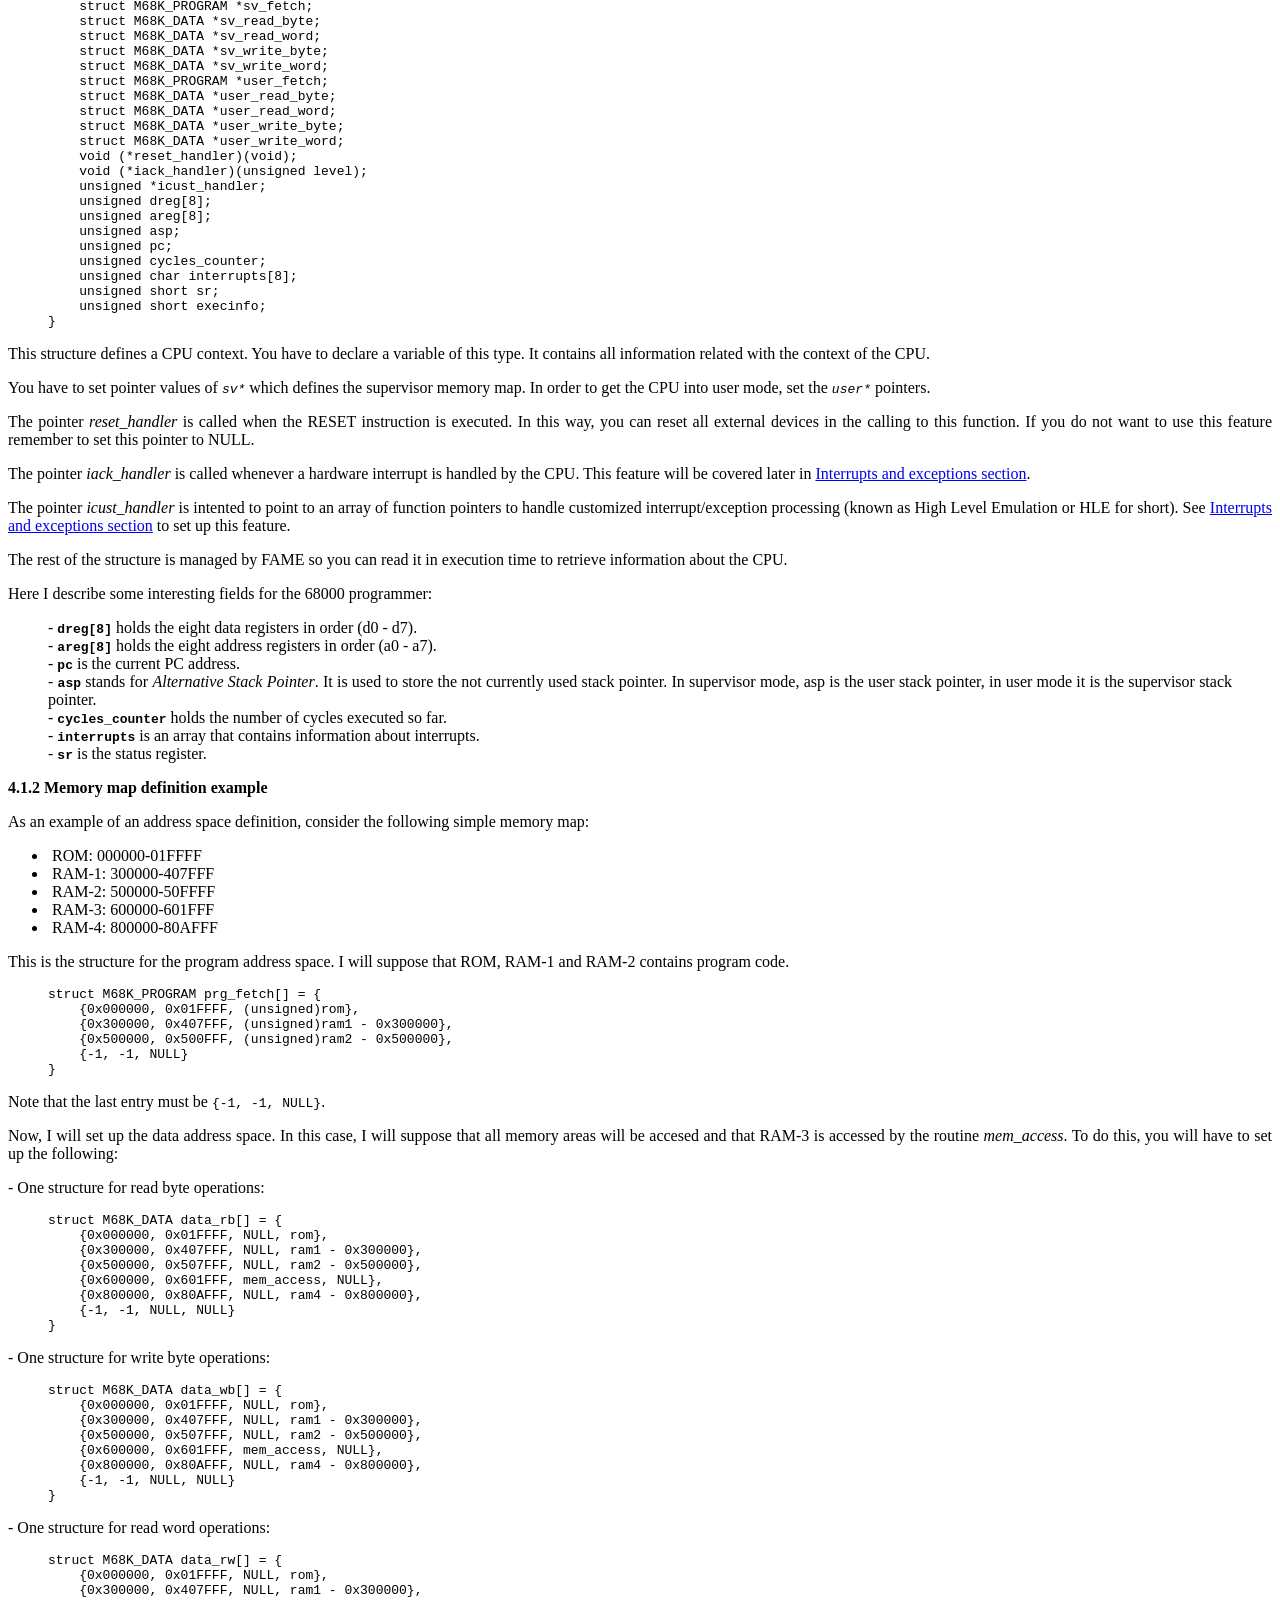
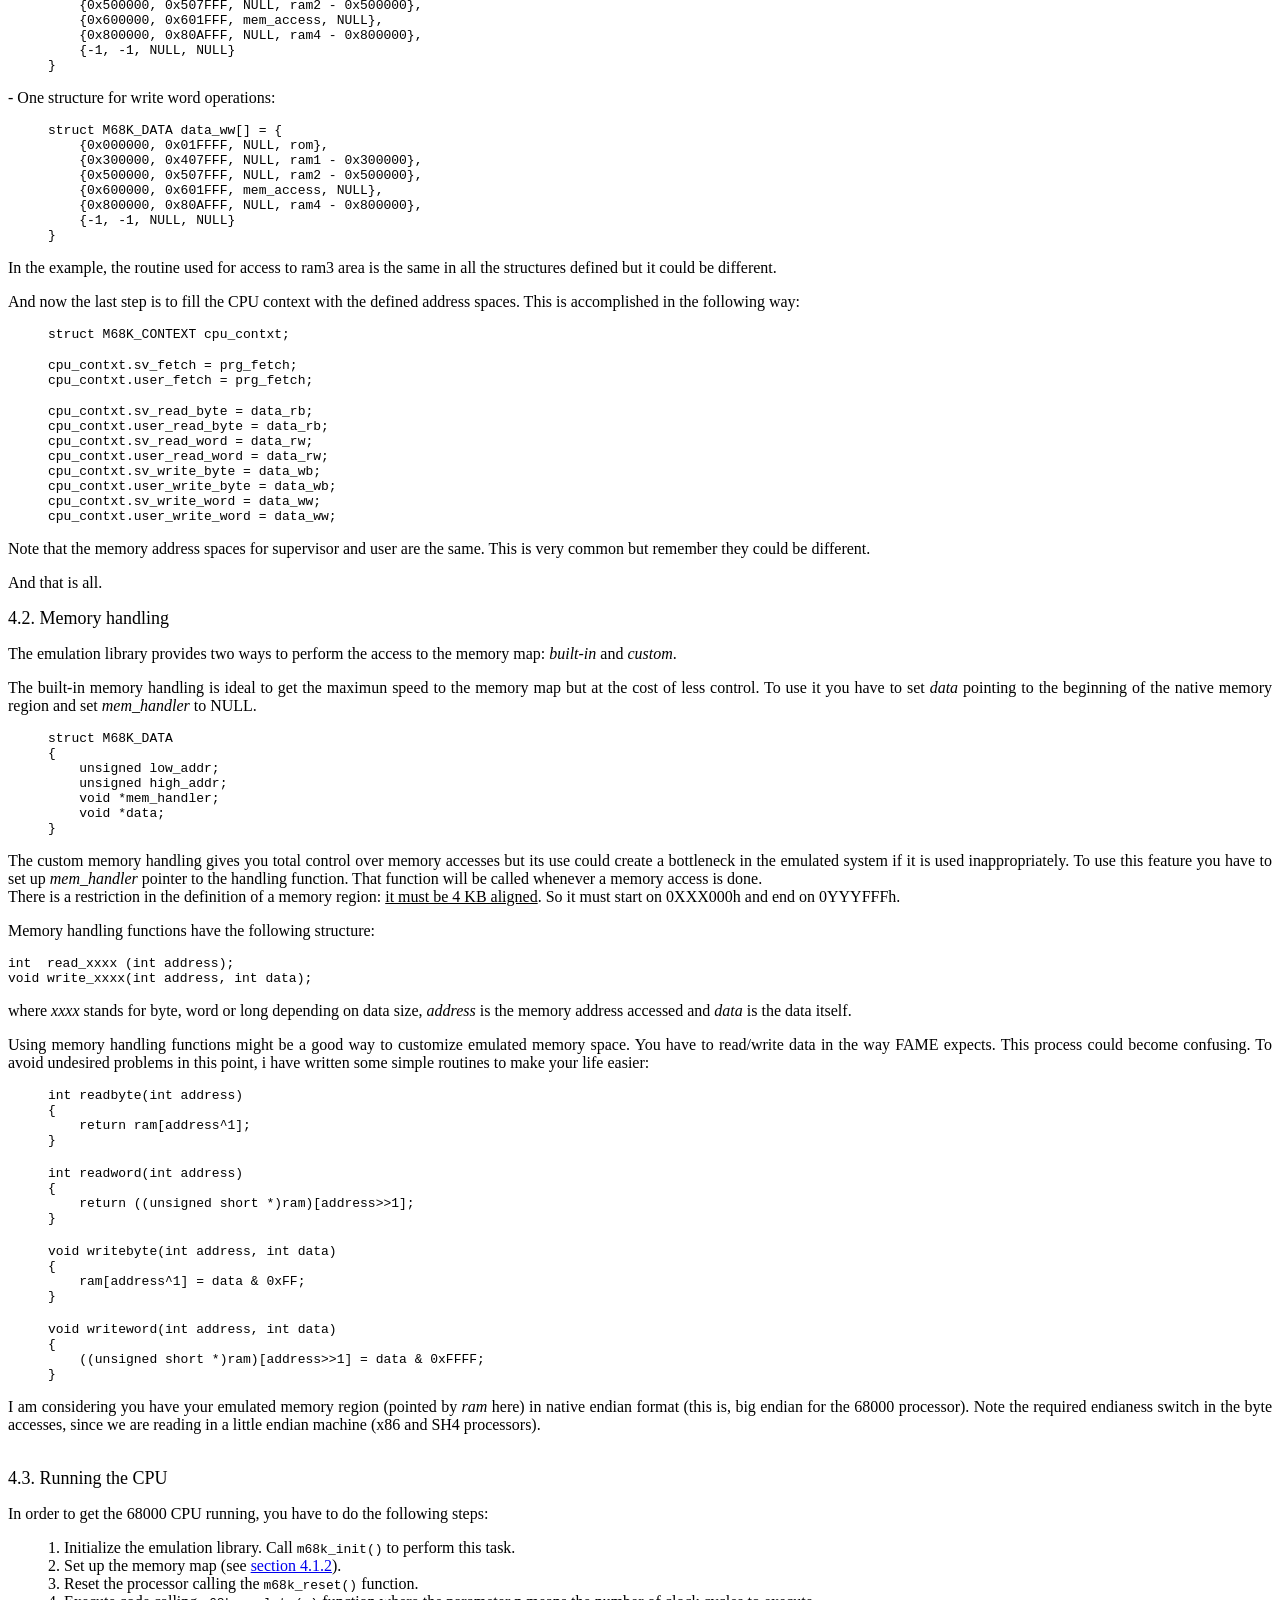
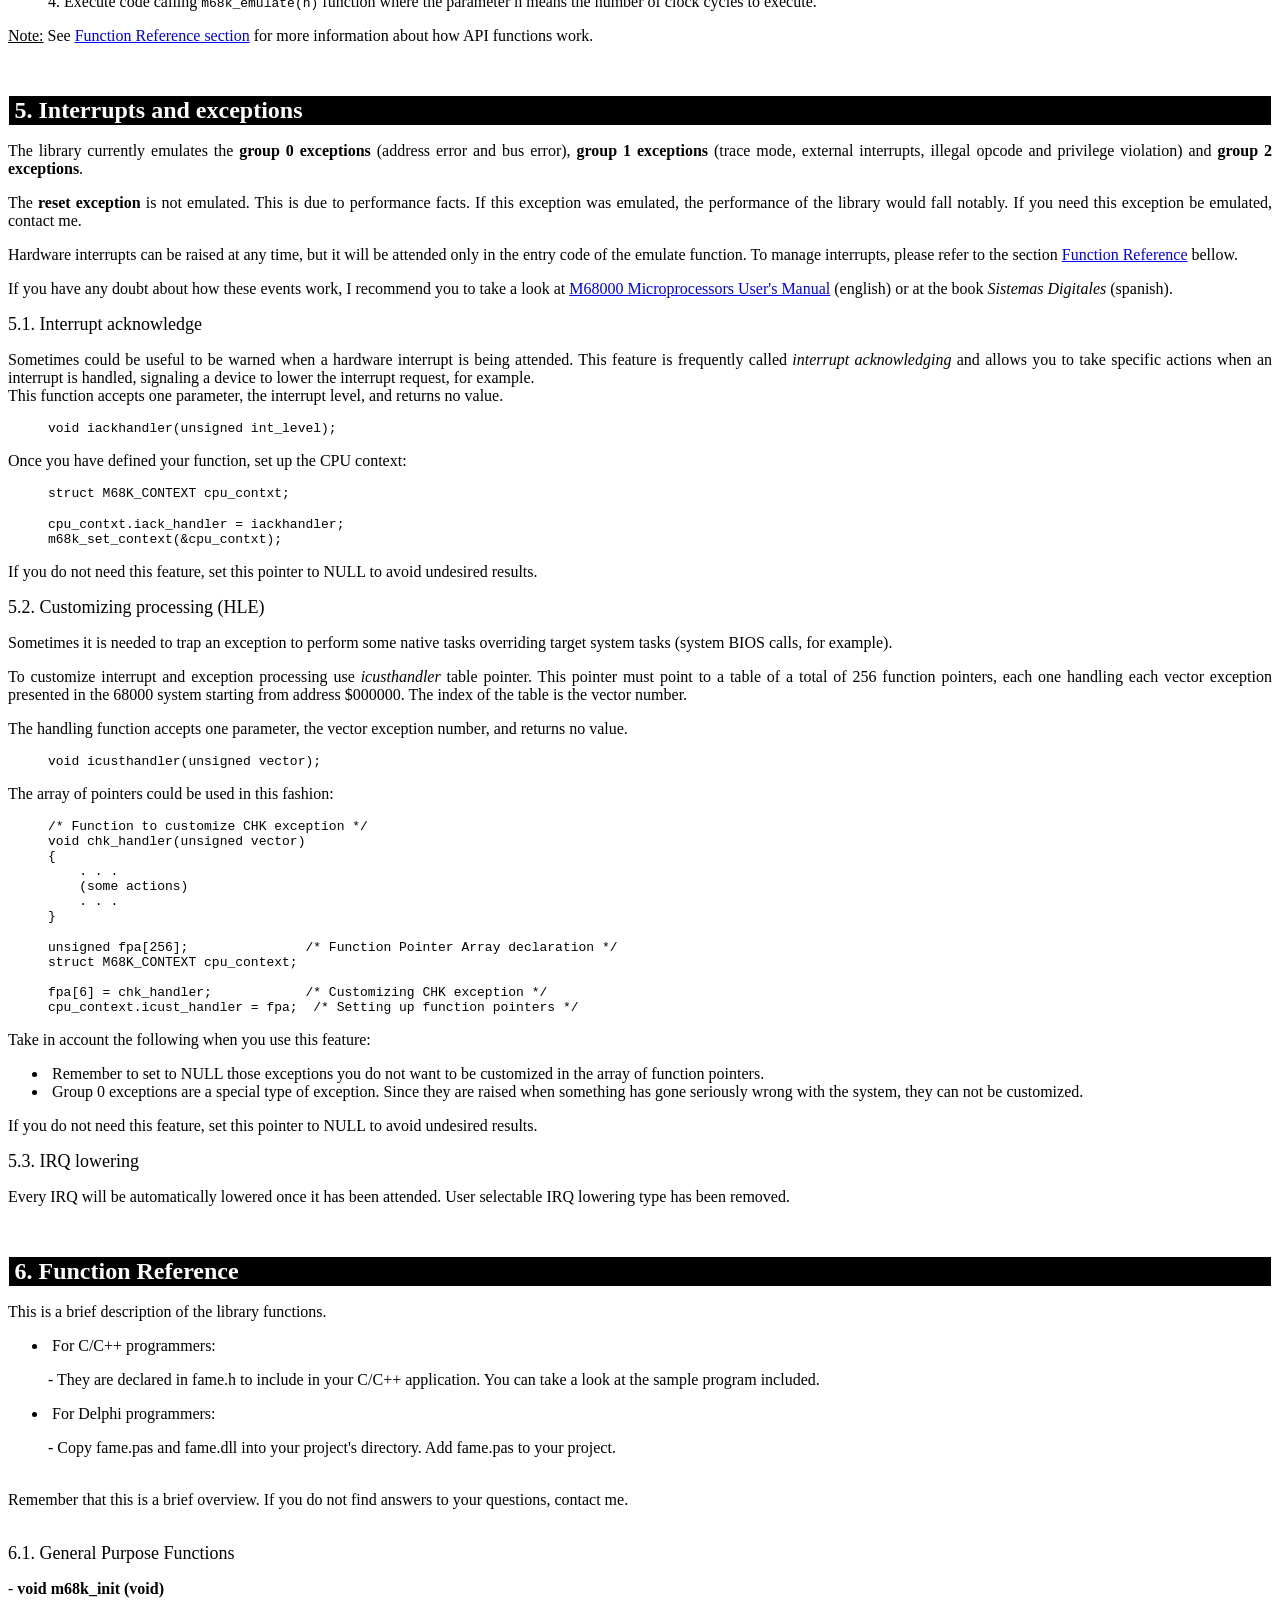
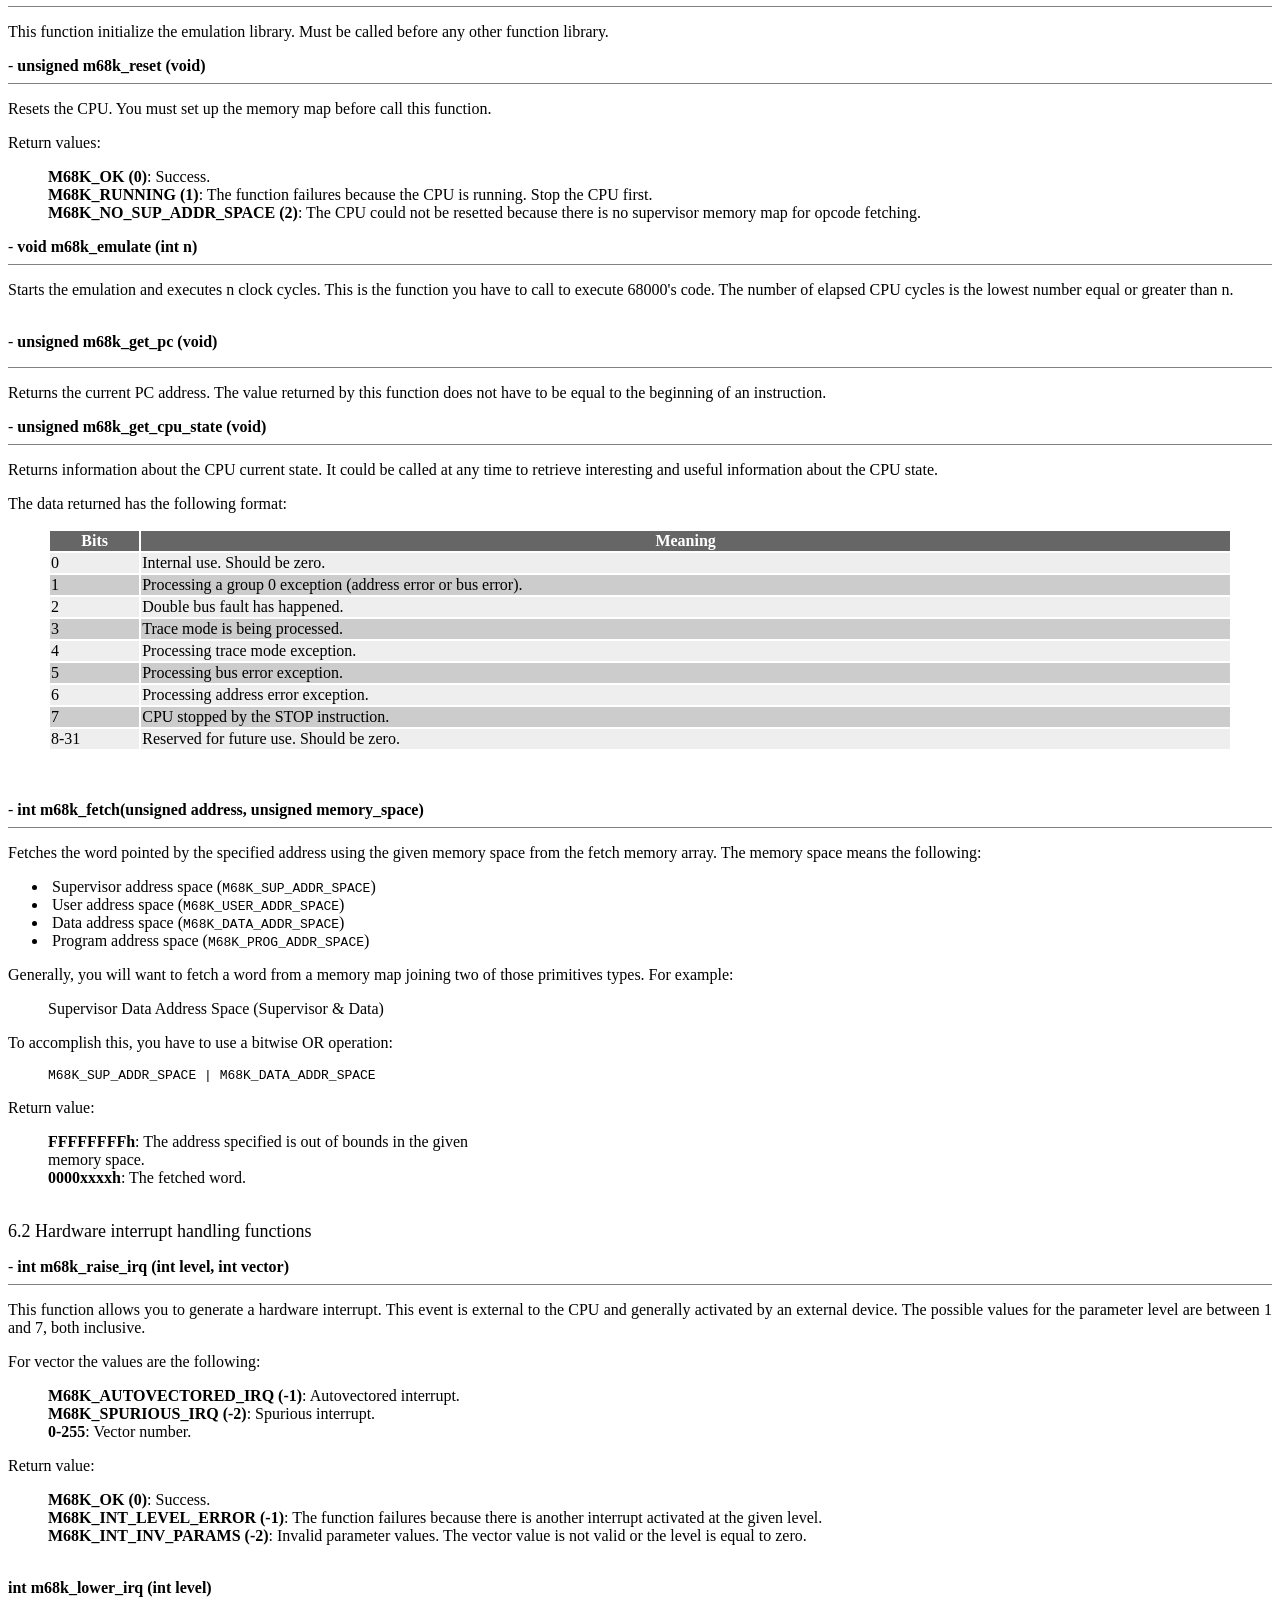
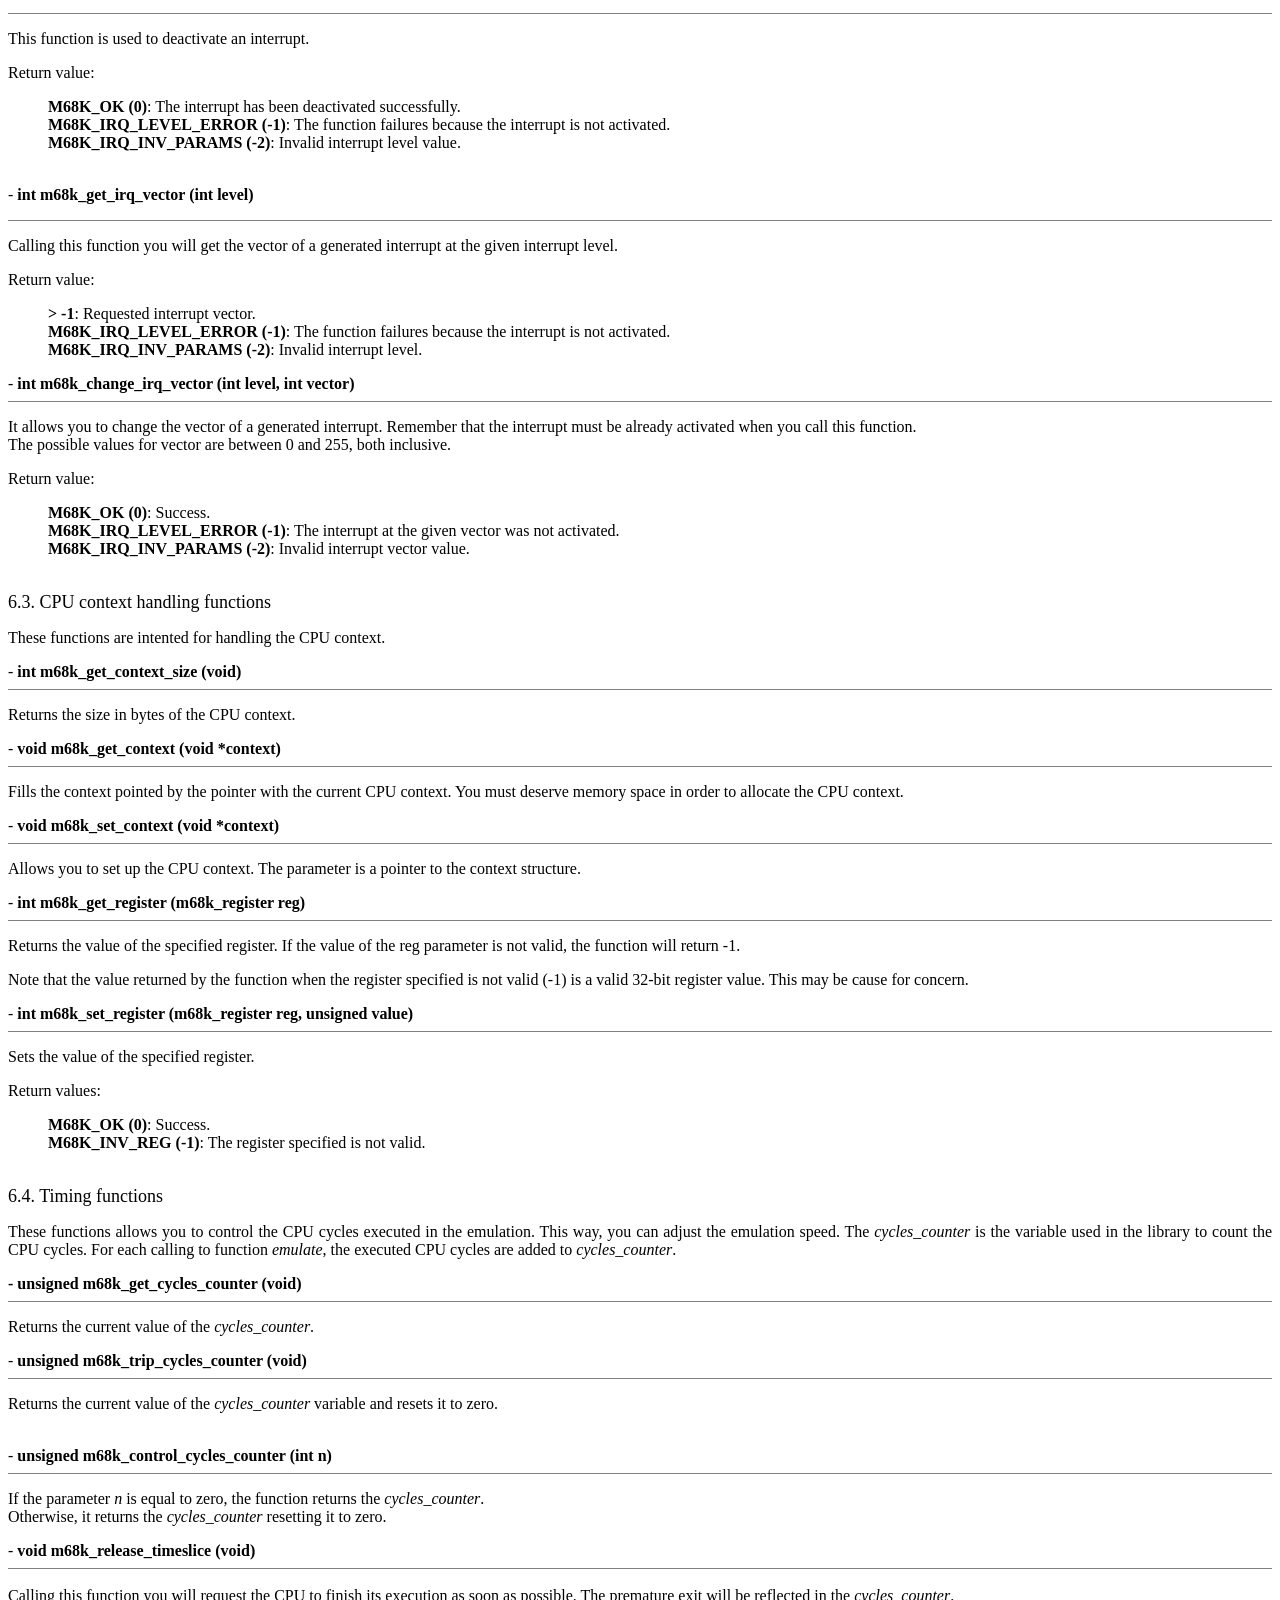
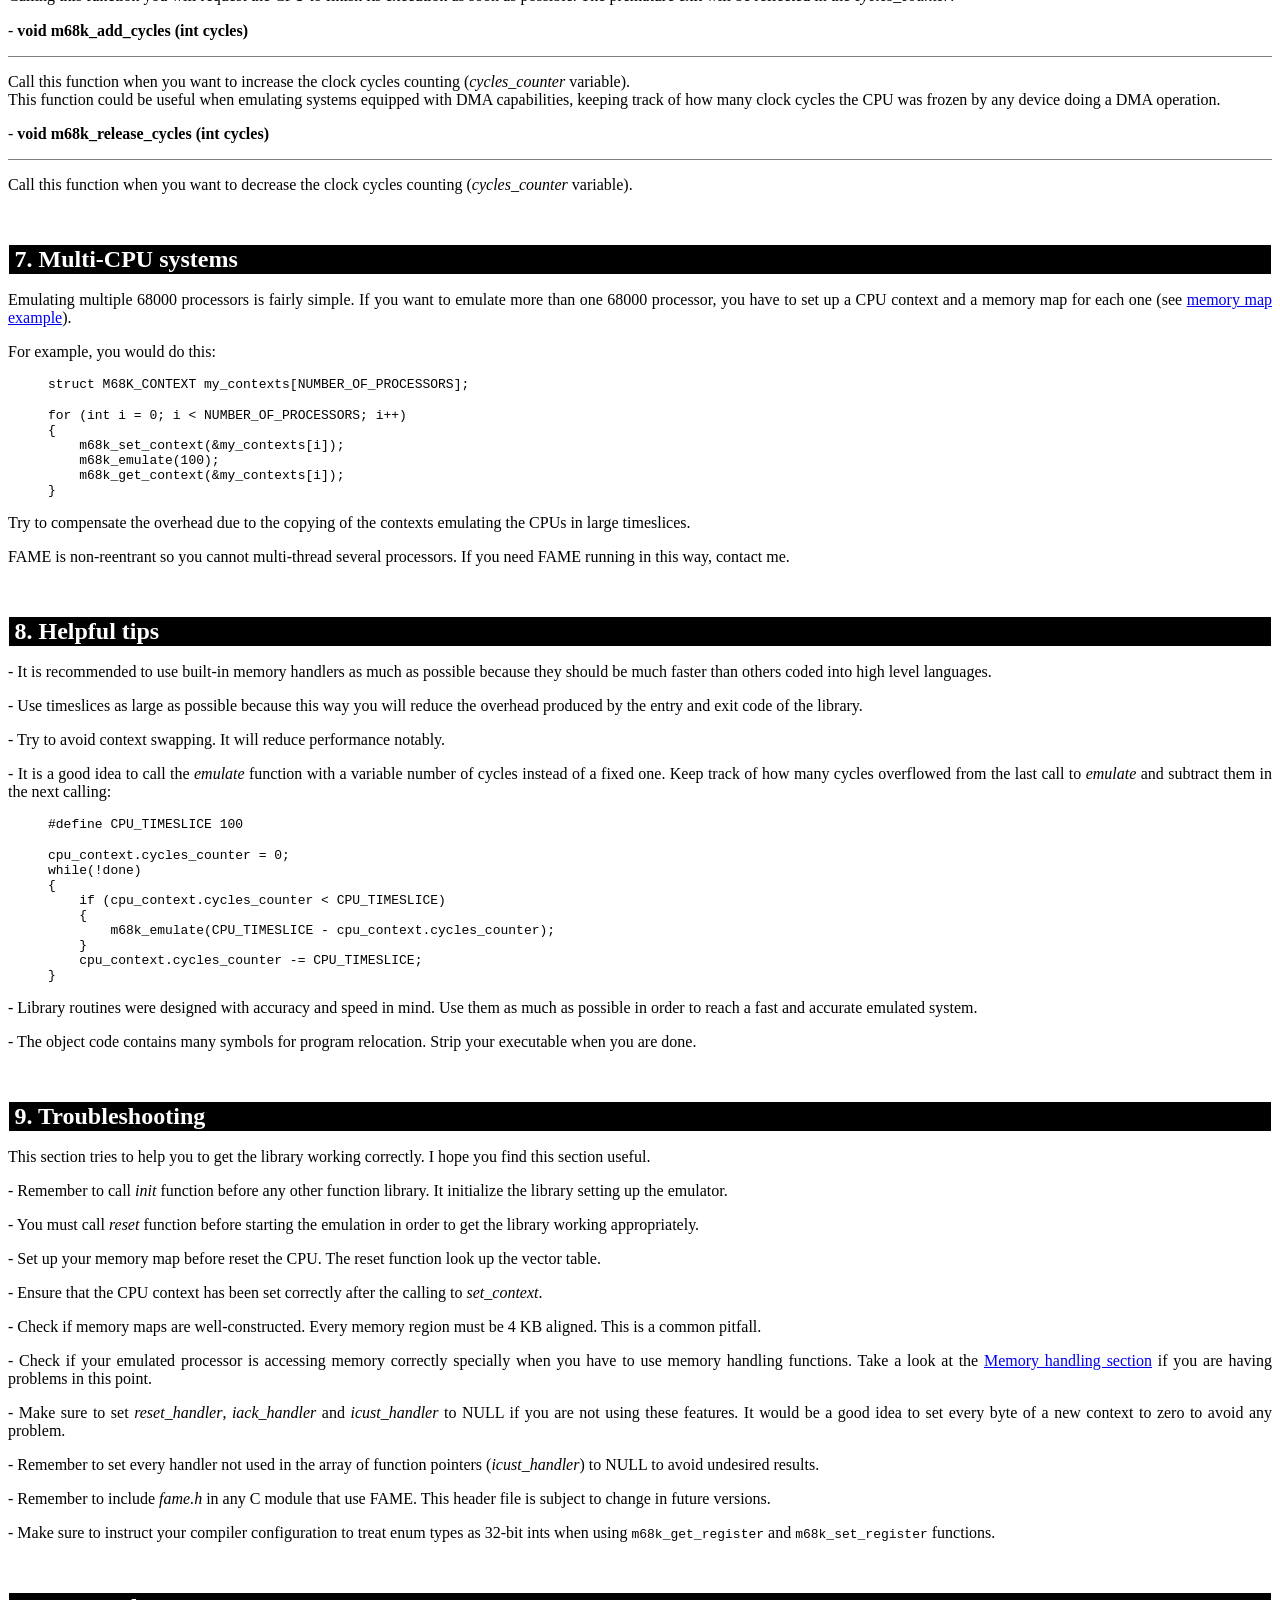
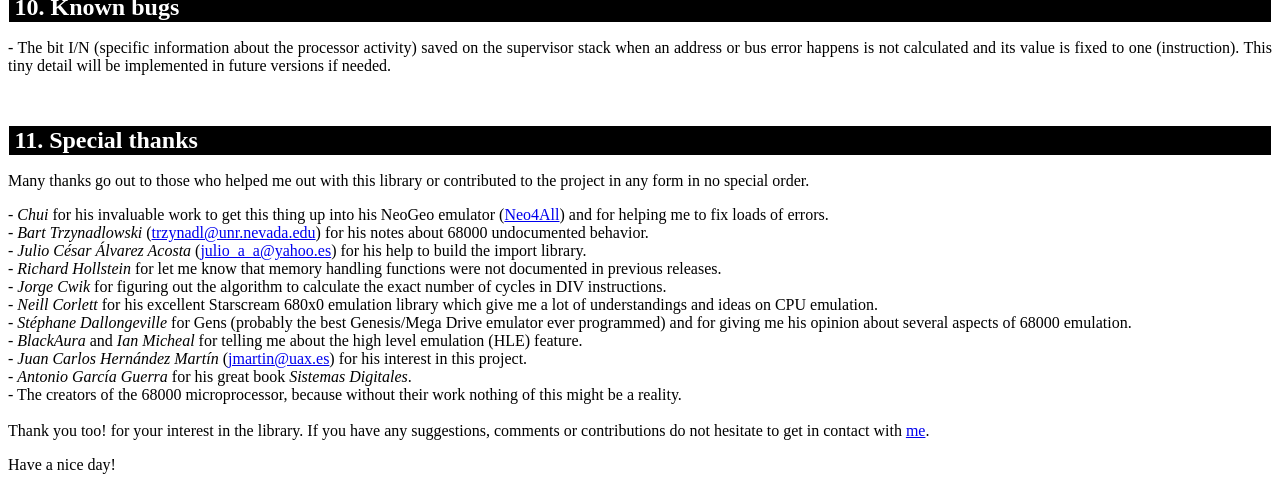
<file: engine/picodrive/cpu/fame/fame.html>
<!DOCTYPE HTML PUBLIC "-//W3C//DTD HTML 4.01 Transitional//EN">
<html>
<head>
<title>FAME Fast and Accurate Morolora 68000 Emulation Library</title>
<meta http-equiv="Content-Type" content="text/html; charset=iso-8859-1">
</head>

<body>
<hr size="1">
<div align="center"><font color="#0000FF" size="4"><strong><font color="#0000FF" size="4"><strong><font size="7">F.A.M.E.</font></strong></font><font size="5"><br>
  <font size="4">Fast and Accurate Morolora 68000 Emulation Library</font></font></strong></font><font size="4"><br>
  <font size="3"><strong>Copyright (c) 2002-2005 Oscar Orallo Pel&aacute;ez / Daniel Lancha Garc&iacute;a. All rights
  reserved.</strong></font></font><br>
  <strong>March 14th, 2006</strong><br>
  <hr size="1">
  <div align="left">
<p><font size="5"><strong>Table of Contents</strong></font></p>
  </div>
</div>
<blockquote>
  <p> <font size="3"><strong><a href="#Introduction">0. Introduction</a><br>
    <a href="#TermsofUse">1. Terms of Use</a><br>
    <a href="#VersionHistory">2. Version History</a><br>
    </strong><a href="#WhatIsEmulated"><strong>3. What is emulated</strong></a><strong><br>
    <a href="#UsingFAME">4.&nbsp;Using the emulation library</a> <br>
    &nbsp;&nbsp;&nbsp;&nbsp;<a href="#DataStructure">4.1. Data structure</a><br>
    &nbsp;&nbsp;&nbsp;&nbsp;&nbsp;&nbsp;&nbsp;&nbsp;<a href="#CPUcontext">4.1.1.
    CPU context</a><br>
    &nbsp;&nbsp;&nbsp;&nbsp;&nbsp;&nbsp;&nbsp;&nbsp;<a href="#MemoryMapExample">4.1.2.
    Memory map definition example</a><br>
    &nbsp;&nbsp;&nbsp;&nbsp;<a href="#memoryhandling">4.2. Memory handling</a><br>
    &nbsp;&nbsp;&nbsp;&nbsp;<a href="#RunningCPU">4.3. Running the CPU</a><br>
    <a href="#Interrupts">5. Interrupts and exceptions<br>
    </a>&nbsp;&nbsp;&nbsp;&nbsp;<a href="#InterruptAcknowledge">5.1. Interrupt
    acknowledge</a><br>
    &nbsp;&nbsp;&nbsp;&nbsp;<a href="#CustomizingProcessingHLE">5.2. Customizing
    processing (HLE)</a><br>
    &nbsp;&nbsp;&nbsp;&nbsp;<a href="#IRQLoweringtype">5.3. IRQ lowering</a><br>
    <a href="#FunctionReference">6. Function Reference</a><br>
    &nbsp;&nbsp;&nbsp;&nbsp;<a href="#GeneralPurposeFunctions">6.1. General Purpose
    Functions</a><br>
    &nbsp;&nbsp;&nbsp;&nbsp;<a href="#HardwareFunctions">6.2. Hardware interrupt
    handling functions</a><br>
    &nbsp;&nbsp;&nbsp;&nbsp;<a href="#CPUContextFunctions">6.3. CPU context handling
    functions</a><br>
    &nbsp;&nbsp;&nbsp;&nbsp;<a href="#TimingFunctions">6.4. Timing functions</a><br>
    <a href="#MultiCPU">7. Multi-CPU systems</a><br>
    <a href="#HelpfulTips">8. Helpful tips</a><br>
    <a href="#Troubleshooting">9. Troubleshooting</a><br>
    <a href="#KnownBugs">10. Known bugs</a><br>
    <a href="#SpecialThanks">11. Special thanks</a></strong></font></p>
</blockquote>
<hr size="1">
<br>
<table width="100%" border="0" cellspacing="1" cellpadding="1">
  <tr>
    <td bgcolor="#000000"><font size="4"><a name="Introduction"></a><font color="#FFFFFF" size="5"><strong>
      0. Introduction</strong></font></font></td>
  </tr>
</table>
<p align="justify">This is the documentation for FAME library, please read it.</p>
<p align="justify">FAME is an extremely fast and accurate <strong>Motorola 68000 Emulation Library</strong>.
  It is currently available for Intel x86-based systems (80386 or better processor)
  and SH-4 based systems.</p>
<p align="justify">The x86 version was designed to work under any win32 development environment
  such as Microsoft Visual Basic, Microsoft Visual C++, Borland Delphi or Borland
  C++ Builder.</p>
<p align="justify">The SH-4 version was specially designed for the Dreamcast videogame console
  but it can be used in any SH-4 based system.</p>
<p align="justify">This manual tries to be a guide to get the emulation library working in your
  development environment. I hope you find it useful. If you use FAME in your
  project I would like to hear your opinion about it.</p>
<p align="justify">The package contains one example (C++ program) to show how the library should
  be called and used. It was compiled successfully in Microsoft Visual C++ 6.0
  SP5, Borland C++ Builder 5/6 and Borland C++ Compiler 5.5.</p>
<p align="justify">If you have any questions about how it works in your favorite compiler send
  me an email. I'd like to help you with FAME.<br>
  If you find any bug in FAME, it would be nice that you inform me about that via
  <a href="mailto:oscar@m68k.com?subject=FAME">email</a>. Any feedback, comments
  and suggestions will also be appreciated.</p>
<p>How to contact Oscar Orallo:</p>
<blockquote>
  <p>E-mail:&nbsp;&nbsp;&nbsp;&nbsp;&nbsp; <a href="mailto:oscar@m68k.com?subject=FAME">oscar@m68k.com</a><br>
  Web site:&nbsp; <a href="http://www.m68k.com/fame">http://www.m68k.com/fame</a></p>
</blockquote>
<p>FAME Distribution: <a href="http://www.m68k.com/fame/fame.zip">http://www.m68k.com/fame/fame.zip</a>
  (latest)<br>
FAME Development Package: <a href="http://www.m68k.com/fame/famedev.zip">http://www.m68k.com/fame/famedev.zip</a> (latest)</p>
<p>Here we go folks, have fun :)</p>
<p>&nbsp;</p>
<table width="100%" border="0" cellspacing="1" cellpadding="1">
  <tr>
    <td bgcolor="#000000"><font size="4"><a name="TermsofUse" id="TermsofUse"></a><strong><font color="#FFFFFF">&nbsp;<font size="5">1.
      Terms of use</font></font></strong></font></td>
  </tr>
</table>
<p> FAME is a development package that contains the following files:</p>
<table width="100%"  border="0">
  <tr bgcolor="#666666">
    <th scope="col"><font color="#FFFFFF">File</font></th>
    <th scope="col"><font color="#FFFFFF">Description</font></th>
  </tr>
  <tr bgcolor="#EEEEEE">
    <td>/x86/win32/fame.dll</td>
    <td>Microsoft win32 dinamic link library</td>
  </tr>
  <tr bgcolor="#CCCCCC">
    <td>/x86/linux/libfame.a</td>
    <td>x86 static ELF library</td>
  </tr>
  <tr bgcolor="#EEEEEE">
    <td>/x86/cygwin/libfame.a</td>
    <td>x86 static win32 library</td>
  </tr>
  <tr bgcolor="#CCCCCC">
    <td>/sh4/libfame.a</td>
    <td>SH-4 static ELF library</td>
  </tr>
  <tr bgcolor="#EEEEEE">
    <td>/delphi/fame.pas</td>
    <td>Delphi unit</td>
  </tr>
  <tr bgcolor="#CCCCCC">
    <td>/doc/fame.html</td>
    <td>Documentation file</td>
  </tr>
  <tr bgcolor="#EEEEEE">
    <td>/example/main.c</td>
    <td>C source code example</td>
  </tr>
  <tr bgcolor="#CCCCCC">
    <td>/example/makefile.cygwin</td>
    <td>Cygwin example makefile </td>
  </tr>
  <tr bgcolor="#EEEEEE">
    <td>/example/makefile.dc</td>
    <td>Dreamcast example makefile </td>
  </tr>
  <tr bgcolor="#CCCCCC">
    <td>/example/makefile.linux</td>
    <td>Linux example makefile </td>
  </tr>
  <tr bgcolor="#EEEEEE">
    <td bgcolor="#EEEEEE">/example/romdisk/bubble.bin</td>
    <td>Motorola 68000 binary code file</td>
  </tr>
  <tr bgcolor="#CCCCCC">
    <td>/lib/bc/fame.lib</td>
    <td>Borland C++ 32-bit import library</td>
  </tr>
  <tr bgcolor="#EEEEEE">
    <td>/lib/vc/fame.exp</td>
    <td>Microsoft Visual C++ 32-bit export file</td>
  </tr>
  <tr bgcolor="#CCCCCC">
    <td>/include/fame.h</td>
    <td>C/C++ header file</td>
  </tr>
</table>
<p align="justify"><br>
  FAME may be distributed freely in unmodified form, as long as this document
file is included.</p>
<p align="justify">Nothing may be charged for this library. If you want to use it in a shareware
  or commercial application, contact me.</p>
<p align="justify">The author will not be held liable for damages. FAME comes with absolutely
  NO WARRANTY. Anyway i will try to help you with any problem you have using FAME.</p>
<p align="justify">If you do not agree with all of these terms, please remove FAME from your computer.</p>
<p align="justify">You are encouraged to contact the author if you wish to use FAME in a commercial
  product (to negotiate licensing).</p>
<p align="justify">Any program which uses FAME must include in its documentation or in the program
  itself the following credit text:</p>
<p><em><strong>FAME Motorola 68000 Emulation Library by Oscar Orallo (oscar@m68k.com)</strong></em></p>
<p>&nbsp;</p>
<table width="100%" border="0" cellspacing="1" cellpadding="1">
  <tr>
    <td bgcolor="#000000"><font size="4"><a name="VersionHistory"></a><strong><font color="#FFFFFF">&nbsp;<font size="5">2.
      Version History</font></font></strong></font></td>
  </tr>
</table>
<br>
<table width="100%" border="0" cellpadding="3" cellspacing="1">
  <tr bgcolor="#666666">
    <td width="50%"><div align="center"><strong><font color="#FFFFFF">Intel&reg;
        80386 CISC engine</font></strong></div></td>
    <td> <div align="center"><strong><font color="#FFFFFF">Super H&reg; SH-4 RISC
        engine</font></strong></div></td>
  </tr>
  <tr>
    <td width="50%" valign="top" bgcolor="#EEEEEE"> <p>Version <strong>2.0a</strong> (14th, march, 2006)</p>
      <p>- Stupid bug fixed in IRQ management (thanks Martin Kresse). <br>
        - Accurate DIV timing implemented (thanks Jorge Cwik).<br>
        - Overflow detection fixed in signed DIV instruction.<br>
        - Added makefiles for linux and cygwin environments. </p>
      <p>Version <strong>2.0</strong> (11th, january, 2006)</p>
      <p>- <em>set_irq_type</em> API function removed. IRQs will be automatically lowered once it was attended.<br>
        - Many flag calculations fixed.<br>
        - Some minor tweaks. </p>
      <p>Version <strong>1.23</strong> (5th April,
        2005)</p>
      <p>- Timing fixed in MOVEM instructions.</p>
      <p>Version <strong>1.22</strong> (7th March, 2005)</p>
      <p>- Fixed a stupid bug in <em>fetch</em> function.</p>
      <p>Version <strong>1.21</strong> (19th February, 2005)</p>
      <p>- <em>set_irq_type</em> function changed for flexible use.<br>
        - Pointer to data structure parameter removed from memory handlers to
        increase throughtput.</p>
      <p>Version <strong>1.2</strong> (17th December, 2004)</p>
      <p>- Fixed the PC base calculation for fetch memory regions beyond the first
        allocated area.<br>
        - Fixed a tiny error in the status register masking. Several instructions
        could generate an invalid value.<br>
        - Fixed JSR instruction when jumping to a fetch bank different to the
        current one.<br>
        - Tiny error fixed in interrupt acknowledge function parameter.<br>
        - Fixed the <em>set_context</em> function when setting status register.<br>
        - Fixed the PC restoring in HLE feature.<br>
        - Fixed DIVS instruction operation.</p>
      <p>Version <strong>1.1</strong> (7th October, 2004)</p>
      <p>- New static ELF library available.<br>
        - Interrupt acknowledge calling bug fixed.<br>
        - Custom exception processing (HLE) feature added.<br>
        - Some little changes in CPU context (register ordering).<br>
        - Flag N calculation in CHK instruction fixed.<br>
        - Some little code tweaks.<br>
        - New sections added to this document.<br>
        - Some defines added to header file.<br>
        - Some return values have been changed.<br>
        - Set/get context functions simplified. Some changes have been applied.
      </p>
      <p>Version <strong>1.0g</strong> (2nd August, 2004) </p>
      <p>- Speed emulation increased once more. The fetch/decode/execute loop
        has been inlined.<br>
        - Some API functions added:<em> add_cycles</em> and <em>release_cycles</em>.<br>
        - Memory handling section added to this document (thanks Richard Hollstein
        for requesting it).<br>
        - Faster memory access (both program code and data). Memory regions must
        be 4 KB aligned now. <br>
        - Overhead reduced in <em>emulate</em> function calls (entry/exit code
        optimized).<br>
        - Interrupt acknowledge function added.<br>
        - Some code tweaks here and there.<br>
        - Static library for Borland C++ compilers added to the package.<br>
        - DLL file size reduced: internal compression (<a href="http://upx.sourceforge.net/" target="_blank">UPX</a>).<br>
        - Fixed a bug in STOP instruction: the processor started up after an interrupt
        request even if its interrupt level was not higher than current PPL.<br>
        - Ver little optimization in branch instructions.<br>
      </p>
      <p> Version <strong>1.0f</strong> (23th February, 2003)</p>
      <p>- API functions added: <em>get_register</em> and <em>set_register</em>
        to retrieve and set register values.<br>
        - Small optimizations for improved speed.<br>
        - CPU context modified: execinfo added for more complete CPU state handling
        support. <br>
        - LIB file added to package to support implicit linking :).<br>
        - Changes in documentation.<br>
        - C header file (fame.h) and Delphi unit (fame.pas) modified.<br>
      </p>
      <p>Version <strong>1.0e</strong> (18th February, 2003)</p>
      <p>- Emulation core speed increased lightly (faster entry/exit code). Now
        the library is pretty fast.<br>
        - Some changes in function and variable naming (odometer changed to cycles_counter).<br>
      </p>
      <p>Version <strong>1.0d</strong> (20th December, 2002)</p>
      <p>- Fetch function speed incremented a bit.<br>
        - Fixed memory boundary for byte data accesses.<br>
      </p>
      <p>Version <strong>1.0c</strong> (27th August, 2002)</p>
      <p>- Fixed a stupid bug in group 0 exceptions management.<br>
      </p>
      <p> Version <strong>1.0b</strong> (16th August, 2002)</p>
      <p>- Many errors corrected in documentation about memory mapping.<br>
        - The function <em>fetch</em> has now capability to access to the data
        address space.</p>
      <p><br>
        Version <strong>1.0a</strong> (24th July, 2002)</p>
    <p>- First public release.</p>    </td>
    <td valign="top" bgcolor="#EEEEEE"> <p>Version <strong>2.0a</strong> (14th, march, 2006)</p>
      <p>- Timing fixed for DIV and signed MUL instructions.<br>
        - Improved overflow detection in signed DIV instruction.<br>
        - Added makefile for Dreamcast system (requires <a href="http://gamedev.allusion.net/softprj/kos/">KOS</a>). </p>
      <p>Version <strong>2.0</strong> (11th, january, 2006)</p>
      <p>- Tons of bugs fixed (thanks Chui).<br>
        - Accurate DIV timing implemented (thanks Jorge Cwik).<br>
      - <em>set_irq_type</em> API function removed. IRQs will be automatically lowered once it was attended.<br>
      - Great speed improvements.</p>
      <p>Version <strong>0.04 </strong>(5th April, 2005)</p>
      <p>- Lightweighted entry/exit code.<br>
        - Fixed sign/zero flag calculation when moving long data from memory to
        memory.<br>
        - Privilege violation exception fixed.<br>
        - Faster interrupt/exception management.<br>
      - Timing fixed in MOVEM instructions.</p>
      <p> Version <strong>0.03 </strong>(7th March, 2005)</p>
      <p>- Sign flag calculation in inmediate logical instruction fixed.<br>
        - Carry flag calculation in NEG instruction fixed.<br>
        - Overflow flag in operations with X flag fixed.<br>
        - Fixed CPU state stop bit.<br>
        - Speed up by about 20%.<br>
        - Tiny tweaks here and there and everywhere.</p>
      <p>Version <strong>0.02</strong> (19th February, 2005)</p>
      <p>- First beta release.<br>
        - <em>set_irq_type</em> function changed for flexible use.<br>
        - Greatly improved internal memory management.<br>
        - Pointer to data structure parameter removed from memory handlers to
        increase throughtput.<br>
        - DIV/DIVS instructions fixed.<br>
        - ABCD/SBCD adjusted result fixed.<br>
        - MOVEM (control addressing mode) instruction fixed.<br>
        - BTST with memory addressing mode fixed.<br>
        - Fixed Z flag calculation in NEGX instruction.<br>
        - Fixed TAS instruction.<br>
        - Fixed RESET instruction (external handler calling).<br>
        - Fixed ILLEGAL instruction (exception generation).<br>
        - Quick ADD to address register fixed.<br>
        - EXG instruction fixed.<br>
        - V flag calculation fixed in ASL instruction.<br>
        - Some tiny tweaks &amp; improvements.</p>
      <p>Version <strong>0.01b</strong> (17th December, 2004)</p>
      <p>- Memory map cache generation fixed.<br>
        - Fixed the PC restoring in HLE feature.<br>
        - Many opcodes fixed.<br>
        - Lots of bugs fixed.</p>
      <p>Version <strong>0.01a</strong> (7th October, 2004)</p>
    <p>- First public release. Alpha development state!</p></td>
  </tr>
</table>
<p>&nbsp;</p>
<table width="100%" border="0" cellspacing="1" cellpadding="1">
  <tr>
    <td bgcolor="#000000"><font size="4"><a name="WhatIsEmulated"></a><strong><font color="#FFFFFF">&nbsp;<font size="5">3.
      What is emulated</font></font></strong></font></td>
  </tr>
</table>
<p>This library emulates the Motorola 68000 microprocessor. The main emulation
  features are the following:</p>
<ul>
  <li>
    <div align="justify">&nbsp;Written in <font color="#FF0000"><strong>100% 32-bit assembly language</strong></font>.</div>
  </li>
  <li>
    <div align="justify">&nbsp;Support for all opcodes.</div>
  </li>
  <li>
    <div align="justify">&nbsp;Calculates <font color="#FF0000"><strong>100% of flags correctly</strong></font>,
      even undocumented ones.</div>
  </li>
  <li>
    <div align="justify">&nbsp;Excellent accurate timing emulation for all opcodes. All instructions
      have perfect timing emulation according to Motorola references.  Take a look at Motorola manuals for more information about this
      fact.</div>
  </li>
  <li>
    <div align="justify">&nbsp;Complete hardware interrupt support.</div>
  </li>
  <li>
    <div align="justify">&nbsp;Accurate exception support allowing an appropriate emulation of home
      computer systems.</div>
  </li>
  <li>
    <div align="justify">&nbsp;Priorities between interrupts and exceptions are fully emulated.</div>
  </li>
</ul>
<p>&nbsp;</p><table width="100%" border="0" cellspacing="1" cellpadding="1">
  <tr>
    <td bgcolor="#000000"><a name="UsingFAME"></a><font color="#FFFFFF" size="4"><strong>&nbsp;4<font size="5">.
      Using the emulation library</font></strong></font></td>
  </tr>
</table>
<p> <font size="4"><a name="DataStructure"></a>4.1. Data structure</font></p>
<p align="justify">The data structures used in the emulation core is defined in the C file header
  fame.h. In this file you will get all the data structures needed to use the
  library.<br>
  <br>
  If you cannot use this file because you are not using a C/C++ compliant compiler
  you have to define this structures by yourself in your code.</p>
<p>Here I describe these data structures.</p>
<blockquote>
  <p><font size="2" face="Courier New, Courier, mono">struct M68K_PROGRAM<br>
    {<br>
    &nbsp;&nbsp;&nbsp;&nbsp;unsigned low_addr;<br>
    &nbsp;&nbsp;&nbsp;&nbsp;unsigned high_addr;<br>
    &nbsp;&nbsp;&nbsp;&nbsp;unsigned offset;<br>
    }</font></p>
</blockquote>
<p align="justify">This structure defines the memory regions for 68000 program code. The fields
  <em>low_addr</em> and <em>high_addr</em> are 32-bit values used for determine
  the low and high address of the memory block in the 68000 memory map.</p>
<p align="justify">The last field is a 32-bit pointer to the data of the memory region. The data
  pointed by it must be allocated in native (Motorola) format. If not, the data
  will be fetched incorrectly. Make sure of this fact.</p>
<blockquote>
  <p> <font size="2" face="Courier New, Courier, mono">struct M68K_DATA<br>
    {<br>
    &nbsp;&nbsp;&nbsp;&nbsp;unsigned low_addr;<br>
    &nbsp;&nbsp;&nbsp;&nbsp;unsigned high_addr;<br>
    &nbsp;&nbsp;&nbsp;&nbsp;void *mem_handler;<br>
    &nbsp;&nbsp;&nbsp;&nbsp;void *data;<br>
    }</font></p>
</blockquote>
<p align="justify">This one is used for 68000 data code. This structure has an appearance very
  similar to the last one but has a diference in the way you can give the control
  of the memory to FAME. The pointer called <em>mem_handler</em> is a function
  pointer. This pointer is used for memory management, so when you want to take
  control in the reading/writing of a memory region, you have to set this pointer
  to the appropriate value. If you do not want to use this funcionality you have
  to set this pointer to NULL and set <em>data</em> pointing to the data itself.
  The different ways to perform memory handling will be described with more detail
  in <a href="#memoryhandling">memory handling section</a>.</p>
<p><font size="3"><strong><a name="CPUcontext" id="CPUcontext"></a>4.1.1. CPU
  context</strong></font></p>
<blockquote>
  <p><font size="2" face="Courier New, Courier, mono">struct M68K_CONTEXT<br>
    {<br>
    &nbsp;&nbsp;&nbsp; struct M68K_PROGRAM *fetch;<br>
    &nbsp;&nbsp;&nbsp;&nbsp;struct M68K_DATA *read_byte;<br>
    &nbsp;&nbsp;&nbsp;&nbsp;struct M68K_DATA *read_word;<br>
    &nbsp;&nbsp;&nbsp;&nbsp;struct M68K_DATA *write_byte;<br>
    &nbsp;&nbsp;&nbsp;&nbsp;struct M68K_DATA *write_word;<br>
    &nbsp;&nbsp;&nbsp;&nbsp;struct M68K_PROGRAM *sv_fetch;<br>
    &nbsp;&nbsp;&nbsp;&nbsp;struct M68K_DATA *sv_read_byte;<br>
    &nbsp;&nbsp;&nbsp;&nbsp;struct M68K_DATA *sv_read_word;<br>
    &nbsp;&nbsp;&nbsp;&nbsp;struct M68K_DATA *sv_write_byte;<br>
    &nbsp;&nbsp;&nbsp;&nbsp;struct M68K_DATA *sv_write_word;<br>
    &nbsp;&nbsp;&nbsp;&nbsp;struct M68K_PROGRAM *user_fetch;<br>
    &nbsp;&nbsp;&nbsp;&nbsp;struct M68K_DATA *user_read_byte;<br>
    &nbsp;&nbsp;&nbsp;&nbsp;struct M68K_DATA *user_read_word;<br>
    &nbsp;&nbsp;&nbsp;&nbsp;struct M68K_DATA *user_write_byte;<br>
    &nbsp;&nbsp;&nbsp;&nbsp;struct M68K_DATA *user_write_word;<br>
    &nbsp;&nbsp;&nbsp;&nbsp;void (*reset_handler)(void);</font><font size="2" face="Courier New, Courier, mono"><br>
    &nbsp;&nbsp;&nbsp; void (*iack_handler)(unsigned level);<br>
    &nbsp;&nbsp;&nbsp;&nbsp;unsigned *icust_handler;<br>
    &nbsp;&nbsp;&nbsp;&nbsp;unsigned dreg[8];<br>
    &nbsp;&nbsp;&nbsp;&nbsp;unsigned areg[8];<br>
    &nbsp;&nbsp;&nbsp;&nbsp;unsigned asp;<br>
    &nbsp;&nbsp;&nbsp;&nbsp;unsigned pc;<br>
    &nbsp;&nbsp;&nbsp;&nbsp;unsigned cycles_counter;<br>
    &nbsp;&nbsp;&nbsp;&nbsp;unsigned char interrupts[8];<br>
    &nbsp;&nbsp;&nbsp;&nbsp;unsigned short sr;<br>
    &nbsp;&nbsp;&nbsp;&nbsp;unsigned short execinfo;<br>
    }</font></p>
</blockquote>
<p align="justify">This structure defines a CPU context. You have to declare a variable of this
  type. It contains all information related with the context of the CPU.</p>
<p align="justify">You have to set pointer values of <font size="2" face="Courier New, Courier, mono"><em>sv*</em></font>
  which defines the supervisor memory map. In order to get the CPU into user mode,
  set the <font size="2" face="Courier New, Courier, mono"><em>user*</em></font>
  pointers.</p>
<p align="justify">The pointer <em>reset_handler</em> is called when the RESET instruction is
  executed. In this way, you can reset all external devices in the calling to
  this function. If you do not want to use this feature remember to set this pointer
  to NULL.</p>
<p align="justify">The pointer <em>iack_handler</em> is called whenever a hardware interrupt is
  handled by the CPU. This feature will be covered later in <a href="#Interrupts">Interrupts
  and exceptions section</a>.</p>
<p align="justify">The pointer <em>icust_handler</em> is intented to point to an array of function
  pointers to handle customized interrupt/exception processing (known as High
  Level Emulation or HLE for short). See <a href="#Interrupts">Interrupts and
  exceptions section</a> to set up this feature.</p>
<p align="justify">The rest of the structure is managed by FAME so you can read it in execution
  time to retrieve information about the CPU.</p>
<p align="justify">Here I describe some interesting fields for the 68000 programmer:</p>
<blockquote>
  <p align="justify"> - <font size="2" face="Courier New, Courier, mono"><strong>dreg[8]</strong></font>
    holds the eight data registers in order (d0 - d7).<br>
    - <font size="2" face="Courier New, Courier, mono"><strong>areg[8]</strong></font>
    holds the eight address registers in order (a0 - a7).<br>
    - <font size="2" face="Courier New, Courier, mono"><strong>pc</strong></font>
    is the current PC address.<br>
    - <font size="2" face="Courier New, Courier, mono"><strong>asp</strong></font>
    stands for <em>Alternative Stack Pointer</em>. It is used to store the not
    currently used stack pointer. In supervisor mode, asp is the user stack pointer,
    in user mode it is the supervisor stack pointer.<br>
    - <font size="2" face="Courier New, Courier, mono"><strong>cycles_counter</strong></font>
    holds the number of cycles executed so far.<br>
    - <font size="2" face="Courier New, Courier, mono"><strong>interrupts</strong></font>
    is an array that contains information about interrupts.<br>
    - <font size="2" face="Courier New, Courier, mono"><strong>sr</strong></font>
    is the status register.</p>
</blockquote>
<p><font size="3"><strong><a name="MemoryMapExample"></a>4.1.2 Memory map definition
  example</strong></font></p>
<p align="justify"> As an example of an address space definition, consider the following simple
  memory map:</p>
<ul>
  <li> &nbsp;ROM: 000000-01FFFF</li>
  <li>&nbsp;RAM-1: 300000-407FFF</li>
  <li>&nbsp;RAM-2: 500000-50FFFF</li>
  <li>&nbsp;RAM-3: 600000-601FFF</li>
  <li>&nbsp;RAM-4: 800000-80AFFF</li>
</ul>
<p align="justify">This is the structure for the program address space. I will suppose that ROM,
  RAM-1 and RAM-2 contains program code.</p>
<blockquote>
  <p> <font size="2" face="Courier New, Courier, mono">struct M68K_PROGRAM prg_fetch[]
    = {<br>
    &nbsp;&nbsp;&nbsp;&nbsp;{0x000000, 0x01FFFF, (unsigned)rom},<br>
    &nbsp;&nbsp;&nbsp;&nbsp;{0x300000, 0x407FFF, (unsigned)ram1 - 0x300000},<br>
    &nbsp;&nbsp;&nbsp;&nbsp;{0x500000, 0x500FFF, (unsigned)ram2 - 0x500000},<br>
    &nbsp;&nbsp;&nbsp;&nbsp;{-1, -1, NULL}<br>
    }</font></p>
</blockquote>
<p>Note that the last entry must be <font size="2" face="Courier New, Courier, mono">{-1,
  -1, NULL}</font>.</p>
<p align="justify">Now, I will set up the data address space. In this case, I will suppose that
  all memory areas will be accesed and that RAM-3 is accessed by the routine <em>mem_access</em>.
  To do this, you will have to set up the following:</p>
<p>- One structure for read byte operations:</p>
<blockquote>
  <p> <font size="2" face="Courier New, Courier, mono">struct M68K_DATA data_rb[]
    = {<br>
    &nbsp;&nbsp;&nbsp;&nbsp;{0x000000, 0x01FFFF, NULL, rom},<br>
    &nbsp;&nbsp;&nbsp;&nbsp;{0x300000, 0x407FFF, NULL, ram1 - 0x300000},<br>
    &nbsp;&nbsp;&nbsp;&nbsp;{0x500000, 0x507FFF, NULL, ram2 - 0x500000},<br>
    &nbsp;&nbsp;&nbsp;&nbsp;{0x600000, 0x601FFF, mem_access, NULL},<br>
    &nbsp;&nbsp;&nbsp;&nbsp;{0x800000, 0x80AFFF, NULL, ram4 - 0x800000},<br>
    &nbsp;&nbsp;&nbsp;&nbsp;{-1, -1, NULL, NULL}<br>
    }</font></p>
</blockquote>
<p>- One structure for write byte operations:</p>
<blockquote>
  <p> <font size="2" face="Courier New, Courier, mono">struct M68K_DATA data_wb[]
    = {<br>
    &nbsp;&nbsp;&nbsp;&nbsp;{0x000000, 0x01FFFF, NULL, rom},<br>
    &nbsp;&nbsp;&nbsp;&nbsp;{0x300000, 0x407FFF, NULL, ram1 - 0x300000},<br>
    &nbsp;&nbsp;&nbsp;&nbsp;{0x500000, 0x507FFF, NULL, ram2 - 0x500000},<br>
    &nbsp;&nbsp;&nbsp;&nbsp;{0x600000, 0x601FFF, mem_access, NULL},<br>
    &nbsp;&nbsp;&nbsp;&nbsp;{0x800000, 0x80AFFF, NULL, ram4 - 0x800000},<br>
    &nbsp;&nbsp;&nbsp;&nbsp;{-1, -1, NULL, NULL}<br>
    }</font></p>
</blockquote>
<p>- One structure for read word operations:</p>
<blockquote>
  <p> <font size="2" face="Courier New, Courier, mono">struct M68K_DATA data_rw[]
    = {<br>
    &nbsp;&nbsp;&nbsp;&nbsp;{0x000000, 0x01FFFF, NULL, rom},<br>
    &nbsp;&nbsp;&nbsp;&nbsp;{0x300000, 0x407FFF, NULL, ram1 - 0x300000},<br>
    &nbsp;&nbsp;&nbsp;&nbsp;{0x500000, 0x507FFF, NULL, ram2 - 0x500000},<br>
    &nbsp;&nbsp;&nbsp;&nbsp;{0x600000, 0x601FFF, mem_access, NULL},<br>
    &nbsp;&nbsp;&nbsp;&nbsp;{0x800000, 0x80AFFF, NULL, ram4 - 0x800000},<br>
    &nbsp;&nbsp;&nbsp;&nbsp;{-1, -1, NULL, NULL}<br>
    }</font></p>
</blockquote>
<p>- One structure for write word operations:</p>
<blockquote>
  <p> <font size="2" face="Courier New, Courier, mono">struct M68K_DATA data_ww[]
    = {<br>
    &nbsp;&nbsp;&nbsp;&nbsp;{0x000000, 0x01FFFF, NULL, rom},<br>
    &nbsp;&nbsp;&nbsp;&nbsp;{0x300000, 0x407FFF, NULL, ram1 - 0x300000},<br>
    &nbsp;&nbsp;&nbsp;&nbsp;{0x500000, 0x507FFF, NULL, ram2 - 0x500000},<br>
    &nbsp;&nbsp;&nbsp;&nbsp;{0x600000, 0x601FFF, mem_access, NULL},<br>
    &nbsp;&nbsp;&nbsp;&nbsp;{0x800000, 0x80AFFF, NULL, ram4 - 0x800000},<br>
    &nbsp;&nbsp;&nbsp;&nbsp;{-1, -1, NULL, NULL}<br>
    }</font></p>
</blockquote>
<p align="justify">In the example, the routine used for access to ram3 area is the same in all
  the structures defined but it could be different.</p>
<p align="justify">And now the last step is to fill the CPU context with the defined address spaces.
  This is accomplished in the following way:</p>
<blockquote>
  <p> <font size="2" face="Courier New, Courier, mono">struct M68K_CONTEXT cpu_contxt;</font></p>
  <p><font size="2" face="Courier New, Courier, mono">cpu_contxt.sv_fetch = prg_fetch;<br>
    cpu_contxt.user_fetch = prg_fetch;</font></p>
  <p><font size="2" face="Courier New, Courier, mono"> cpu_contxt.sv_read_byte
    = data_rb;<br>
    cpu_contxt.user_read_byte = data_rb;<br>
    cpu_contxt.sv_read_word = data_rw;<br>
    cpu_contxt.user_read_word = data_rw;<br>
    cpu_contxt.sv_write_byte = data_wb;<br>
    cpu_contxt.user_write_byte = data_wb;<br>
    cpu_contxt.sv_write_word = data_ww;<br>
    cpu_contxt.user_write_word = data_ww;</font></p>
</blockquote>
<p align="justify">Note that the memory address spaces for supervisor and user are the same. This
  is very common but remember they could be different.</p>
<p>And that is all.<br>
</p>
<p><font size="4"><a name="Memoryhandling"></a>4.2. Memory handling</font></p>
<p>The emulation library provides two ways to perform the access to the memory
  map: <em>built-in</em> and <em>custom</em>.</p>
<p align="justify">The built-in memory handling is ideal to get the maximun speed to the memory
  map but at the cost of less control. To use it you have to set <em>data</em>
  pointing to the beginning of the native memory region and set <em>mem_handler</em>
  to NULL.</p>
<blockquote>
  <p> <font size="2" face="Courier New, Courier, mono"> struct M68K_DATA<br>
    {<br>
    &nbsp;&nbsp;&nbsp;&nbsp;unsigned low_addr;<br>
    &nbsp;&nbsp;&nbsp;&nbsp;unsigned high_addr;<br>
    &nbsp;&nbsp;&nbsp;&nbsp;void *mem_handler;<br>
    &nbsp;&nbsp;&nbsp;&nbsp;void *data;<br>
    }</font></p>
</blockquote>
<p align="justify">The custom memory handling gives you total control over memory accesses but
  its use could create a bottleneck in the emulated system if it is used inappropriately.
  To use this feature you have to set up <em>mem_handler</em> pointer to the handling
  function. That function will be called whenever a memory access is done.<br>
  There is a restriction in the definition of a memory region: <u>it must be 4
  KB aligned</u>. So it must start on 0XXX000h and end on 0YYYFFFh.</p>
<p align="justify">Memory handling functions have the following structure:</p>
<p align="justify"><font size="2" face="Courier New, Courier, mono">int &nbsp;read_xxxx (int address);<br>
  void write_xxxx(int address, int data);</font></p>
<p align="justify">where <em>xxxx</em> stands for byte, word or long depending on data size, <em>
  address</em> is the memory address accessed and <em>data</em> is the data itself.</p>
<p align="justify">Using memory handling functions might be a good way to customize emulated memory
  space. You have to read/write data in the way FAME expects. This process could
  become confusing. To avoid undesired problems in this point, i have written
  some simple routines to make your life easier:</p>
<blockquote>
  <p><font size="2" face="Courier New, Courier, mono">int readbyte(int address)<br>
    { <br>
    &nbsp;&nbsp;&nbsp;&nbsp;return ram[address^1]; <br>
    } </font><br>
    <br>
    <font size="2" face="Courier New, Courier, mono">int readword(int address)<br>
    { <br>
    &nbsp;&nbsp;&nbsp;&nbsp;return ((unsigned short *)ram)[address&gt;&gt;1];
    <br>
    } <br>
    </font><br>
    <font size="2" face="Courier New, Courier, mono">void writebyte(int address,
    int data)<br>
    { <br>
    &nbsp;&nbsp;&nbsp;&nbsp;ram[address^1] = data &amp; 0xFF; <br>
    } </font><br>
    <br>
    <font size="2" face="Courier New, Courier, mono">void writeword(int address,
    int data)<br>
    { <br>
    &nbsp;&nbsp;&nbsp;&nbsp;((unsigned short *)ram)[address&gt;&gt;1] = data &amp;
    0xFFFF; <br>
    } </font></p>
</blockquote>
<p align="justify">I am considering you have your emulated memory region (pointed by <em>ram</em> here)
  in native endian format (this is, big endian for the 68000 processor). Note
  the required endianess switch in the byte accesses, since we are reading in
  a little endian machine (x86 and SH4 processors).</p>
<p><br>
  <a name="RunningCPU"></a><font size="4">4.3. Running the CPU</font></p>
<p>In order to get the 68000 CPU running, you have to do the following steps:</p>
<blockquote>
  <p>1. Initialize the emulation library. Call <font size="2" face="Courier New">m68k_init()</font>
    to perform this task.<br>
    2. Set up the memory map (see <a href="#MemoryMapExample">section 4.1.2</a>).<br>
    3. Reset the processor calling the <font size="2" face="Courier New">m68k_reset()</font>
    function.<br>
    4. Execute code calling <font size="2" face="Courier New">m68k_emulate(n)</font>
    function where the parameter n means the number of clock cycles to execute.</p>
</blockquote>
<p><u>Note:</u> See <a href="#FunctionReference">Function Reference section</a>
  for more information about how API functions work.</p>
<p>&nbsp;</p>
<table width="100%" border="0" cellspacing="1" cellpadding="1">
  <tr>
    <td bgcolor="#000000"><font size="4"><a name="Interrupts"></a><strong><font color="#FFFFFF">&nbsp;<font size="5">5.
      Interrupts and exceptions</font></font></strong></font></td>
  </tr>
</table>
<p align="justify">The library currently emulates the <strong>group 0 exceptions</strong> (address
  error and bus error), <strong>group 1 exceptions</strong> (trace mode, external
  interrupts, illegal opcode and privilege violation) and <strong>group 2 exceptions</strong>.</p>
<p align="justify">The <strong>reset exception</strong> is not emulated. This is due to performance
  facts. If this exception was emulated, the performance of the library would
  fall notably. If you need this exception be emulated, contact me.</p>
<p align="justify">Hardware interrupts can be raised at any time, but it will be attended only in the entry code of the emulate function. To manage interrupts, please refer to the section <a href="#FunctionReference">Function Reference</a> bellow.</p>
<p align="justify">If you have any doubt about how these events work, I recommend you to take a look at <a href="http://e-www.motorola.com/brdata/PDFDB/docs/MC68000UM.pdf" target="_blank">M68000 Microprocessors User's Manual</a> (english) or at the book <em>Sistemas Digitales</em> (spanish).</p>
<p><strong><a name="InterruptAcknowledge"></a></strong><font size="4">5.1. Interrupt
    acknowledge</font></p>
<p align="justify">Sometimes could be useful to be warned when a hardware interrupt is being attended.
  This feature is frequently called <em>interrupt acknowledging</em> and allows
  you to take specific actions when an interrupt is handled, signaling a device
  to lower the interrupt request, for example.<br>
  This function accepts one parameter, the interrupt level, and returns no value.</p>
<blockquote>
  <p><font size="2" face="Courier New, Courier, mono">void iackhandler(unsigned
    int_level);</font></p>
</blockquote>
<p>Once you have defined your function, set up the CPU context:</p>
<blockquote>
  <p><font size="2" face="Courier New, Courier, mono"> struct M68K_CONTEXT cpu_contxt;</font></p>
  <p><font size="2" face="Courier New, Courier, mono">cpu_contxt.iack_handler
    = iackhandler;<br>
    m68k_set_context(&amp;cpu_contxt);</font></p>
</blockquote>
<p>If you do not need this feature, set this pointer to NULL to avoid undesired
  results.</p>
<p><strong><a name="CustomizingProcessingHLE"></a></strong><font size="4">5.2.
  Customizing processing (HLE)</font></p>
<p align="justify">Sometimes it is needed to trap an exception to perform some native tasks overriding
  target system tasks (system BIOS calls, for example).</p>
<p align="justify">To customize interrupt and exception processing use <em>icusthandler</em> table
  pointer. This pointer must point to a table of a total of 256 function pointers,
  each one handling each vector exception presented in the 68000 system starting
  from address $000000. The index of the table is the vector number.</p>
<p>The handling function accepts one parameter, the vector exception number, and
  returns no value.</p>
<blockquote>
  <p><font size="2" face="Courier New, Courier, mono">void icusthandler(unsigned
    vector);</font></p>
</blockquote>
<p>The array of pointers could be used in this fashion:</p>
<blockquote>
  <p><font size="2" face="Courier New, Courier, mono">/* Function to customize
    CHK exception */<br>
    void chk_handler(unsigned vector)<br>
    {<br>
    &nbsp;&nbsp;&nbsp;&nbsp;. . .<br>
    &nbsp;&nbsp;&nbsp;&nbsp;(some actions)<br>
    &nbsp;&nbsp;&nbsp;&nbsp;. . .<br>
    }</font></p>
  <p><font size="2" face="Courier New, Courier, mono">unsigned fpa[256]; &nbsp;&nbsp;&nbsp;&nbsp;&nbsp;&nbsp;&nbsp;&nbsp;&nbsp;&nbsp;&nbsp;&nbsp;&nbsp;&nbsp;/*
    Function Pointer Array declaration */<br>
    struct M68K_CONTEXT</font><font size="2" face="Courier New, Courier, mono">
    cpu_context; <br>
    <br>
    fpa[6] = chk_handler; &nbsp;&nbsp;&nbsp;&nbsp;&nbsp;&nbsp;&nbsp;&nbsp;&nbsp;&nbsp;&nbsp;/*
    Customizing CHK exception */<br>
    cpu_context.icust_handler = fpa;&nbsp; /* Setting up function pointers */</font></p>
</blockquote>
<p><font size="2" face="Courier New, Courier, mono"> </font>Take in account the
  following when you use this feature:</p>
<ul>
  <li> &nbsp;Remember to set to NULL those exceptions you do not want to be customized
    in the array of function pointers.</li>
  <li>
    <div align="justify">&nbsp;Group 0 exceptions are a special type of exception. Since they are
      raised when something has gone seriously wrong with the system, they can not
      be customized.</div>
  </li>
</ul>
<p>If you do not need this feature, set this pointer to NULL to avoid undesired
  results.</p>
<p><font size="4"><a name="IRQLoweringtype"></a>5.3. IRQ lowering</font></p>
<p>Every IRQ will be automatically lowered once it has been attended. User selectable IRQ lowering type has been removed.</p>
<p>&nbsp;</p>
<table width="100%" border="0" cellspacing="1" cellpadding="1">
  <tr>
    <td bgcolor="#000000"><font size="4"><a name="FunctionReference"></a><strong><font color="#FFFFFF">&nbsp;<font size="5">6.
      Function Reference</font></font></strong></font></td>
  </tr>
</table>
<p>This is a brief description of the library functions. </p>
<ul>
  <li>&nbsp;For C/C++ programmers:
    <p> - They are declared in fame.h to include in your C/C++ application. You
      can take a look at the sample program included.</p>
  </li>
  <li>&nbsp;For Delphi programmers:
    <p> - Copy fame.pas and fame.dll into your project's directory. Add fame.pas
      to your project.</p>
  </li>
</ul>
<p><br>
  Remember that this is a brief overview. If you do not find answers to your questions,
  contact me.</p>
<p><br>
  <font size="4"><a name="GeneralPurposeFunctions"></a>6.1. General Purpose Functions</font><br>
</p>
- <strong>void m68k_init (void)</strong>
<hr size="1" noshade>
<p>This function initialize the emulation library. Must be called before any other
  function library.<br>
</p>
- <strong>unsigned m68k_reset (void)</strong>
<hr size="1" noshade>
<p>Resets the CPU. You must set up the memory map before call this function.</p>
<p> Return values:</p>
<blockquote>
  <p> <strong>M68K_OK (0)</strong>: Success.<br>
    <strong>M68K_RUNNING (1)</strong>: The function failures because the CPU is
    running. Stop the CPU first.<br>
    <strong>M68K_NO_SUP_ADDR_SPACE (2)</strong>: The CPU could not be resetted
    because there is no supervisor memory map for opcode fetching.<br>
  </p>
</blockquote>
- <strong>void m68k_emulate (int n)</strong>
<hr size="1" noshade>
<p align="justify">Starts the emulation and executes n clock cycles. This is the function you
  have to call to execute 68000's code. The number of elapsed CPU cycles is the
  lowest number equal or greater than n.</p>
<p><br>
- <strong>unsigned m68k_get_pc (void)</strong></p>
<hr size="1" noshade>
<p>Returns the current PC address. The value returned by this function does not
  have to be equal to the beginning of an instruction.<br>
</p>
- <strong>unsigned m68k_get_cpu_state (void)</strong>
<hr size="1" noshade>
<p>Returns information about the CPU current state. It could be called at any
  time to retrieve interesting and useful information about the CPU state.</p>
<p>The data returned has the following format:</p>
<blockquote>
  <table width="100%"  border="0">
    <tr bgcolor="#666666">
      <th scope="col"><font color="#FFFFFF">Bits</font></th>
      <th bgcolor="#666666" scope="col"><font color="#FFFFFF">Meaning</font></th>
    </tr>
    <tr bgcolor="#EEEEEE">
      <td>0</td>
      <td>Internal use. Should be zero.</td>
    </tr>
    <tr bgcolor="#CCCCCC">
      <td>1</td>
      <td>Processing a group 0 exception (address error or bus error).</td>
    </tr>
    <tr bgcolor="#EEEEEE">
      <td>2</td>
      <td>Double bus fault has happened.</td>
    </tr>
    <tr bgcolor="#CCCCCC">
      <td>3</td>
      <td>Trace mode is being processed. </td>
    </tr>
    <tr bgcolor="#EEEEEE">
      <td>4</td>
      <td>Processing trace mode exception.</td>
    </tr>
    <tr bgcolor="#CCCCCC">
      <td>5</td>
      <td>Processing bus error exception.</td>
    </tr>
    <tr bgcolor="#EEEEEE">
      <td>6</td>
      <td>Processing address error exception.</td>
    </tr>
    <tr bgcolor="#CCCCCC">
      <td>7</td>
      <td>CPU stopped by the STOP instruction.</td>
    </tr>
    <tr bgcolor="#EEEEEE">
      <td>8-31</td>
      <td>Reserved for future use. Should be zero.</td>
    </tr>
  </table>
</blockquote>
<p>&nbsp;</p>
- <strong>int m68k_fetch(unsigned address, unsigned memory_space)</strong>
<hr size="1" noshade>
<p>Fetches the word pointed by the specified address using the given memory space
  from the fetch memory array. The memory space means the following:</p>
<ul>
  <li>&nbsp;Supervisor address space (<font size="2" face="Courier New, Courier, mono">M68K_SUP_ADDR_SPACE</font>)</li>
  <li>&nbsp;User address space (<font size="2" face="Courier New, Courier, mono">M68K_USER_ADDR_SPACE</font>)</li>
  <li>&nbsp;Data address space (<font size="2" face="Courier New, Courier, mono">M68K_DATA_ADDR_SPACE</font>)</li>
  <li>&nbsp;Program address space (<font size="2" face="Courier New, Courier, mono">M68K_PROG_ADDR_SPACE</font>)</li>
</ul>
<p>Generally, you will want to fetch a word from a memory map joining two of those
  primitives types. For example:</p>
<blockquote>
  <p>Supervisor Data Address Space (Supervisor &amp; Data)</p>
</blockquote>
<p>To accomplish this, you have to use a bitwise OR operation: </p>
<blockquote>
  <p><font size="2" face="Courier New, Courier, mono">M68K_SUP_ADDR_SPACE | M68K_DATA_ADDR_SPACE</font></p>
</blockquote>
<p> Return value:</p>
<blockquote>
  <p> <strong>FFFFFFFFh</strong>: The address specified is out of bounds in the
    given <br>
    memory space.<br>
    <strong>0000xxxxh</strong>: The fetched word.</p>
</blockquote>
<p><br>
  <strong><font size="3"><a name="HardwareFunctions"></a></font></strong><font size="3"><font size="4">6.2
  Hardware interrupt handling functions</font></font><br>
</p>
- <strong>int m68k_raise_irq (int level, int vector)</strong>
<hr size="1" noshade>
<p align="justify">This function allows you to generate a hardware interrupt. This event is external
  to the CPU and generally activated by an external device. The possible values
  for the parameter level are between 1 and 7, both inclusive.</p>
<p>For vector the values are the following:</p>
<blockquote>
  <p> <strong>M68K_AUTOVECTORED_IRQ (-1)</strong>: Autovectored interrupt.<br>
    <strong>M68K_SPURIOUS_IRQ (-2)</strong>: Spurious interrupt.<br>
    <strong>0-255</strong>: Vector number.</p>
</blockquote>
<p>Return value:</p>
<blockquote>
  <p> <strong>M68K_OK (0)</strong>: Success.<br>
    <strong>M68K_INT_LEVEL_ERROR (-1)</strong>: The function failures because
    there is another interrupt activated at the given level.<br>
    <strong>M68K_INT_INV_PARAMS (-2)</strong>: Invalid parameter values. The vector
    value is not valid or the level is equal to zero.</p>
</blockquote>
<p><br>
<strong>int m68k_lower_irq (int level)</strong></p>
<hr size="1" noshade>
<p>This function is used to deactivate an interrupt.</p>
<p>Return value:</p>
<blockquote>
  <p> <strong>M68K_OK (0)</strong>: The interrupt has been deactivated successfully.<br>
    <strong>M68K_IRQ_LEVEL_ERROR (-1)</strong>: The function failures because
    the interrupt is not activated.<br>
  <strong>M68K_IRQ_INV_PARAMS (-2)</strong>: Invalid interrupt level value.</p>
</blockquote>
<p><br>
- <strong>int m68k_get_irq_vector (int level)</strong></p>
<hr size="1" noshade>
<p>Calling this function you will get the vector of a generated interrupt at the
  given interrupt level.</p>
<p>Return value:</p>
<blockquote>
  <p> <strong>&gt; -1</strong>: Requested interrupt vector.<br>
    <strong>M68K_IRQ_LEVEL_ERROR (-1)</strong>: The function failures because
    the interrupt is not activated.<br>
    <strong>M68K_IRQ_INV_PARAMS (-2)</strong>: Invalid interrupt level.<br>
  </p>
</blockquote>
- <strong>int m68k_change_irq_vector (int level, int vector)</strong>
<hr size="1" noshade>
<p align="justify">It allows you to change the vector of a generated interrupt. Remember that
  the interrupt must be already activated when you call this function.<br>
  The possible values for vector are between 0 and 255, both inclusive.</p>
<p>Return value:</p>
<blockquote>
  <p> <strong>M68K_OK (0)</strong>: Success.<br>
    <strong>M68K_IRQ_LEVEL_ERROR (-1)</strong>: The interrupt at the given vector
    was not activated.<br>
    <strong>M68K_IRQ_INV_PARAMS (-2)</strong>: Invalid interrupt vector value.</p>
</blockquote>
<p><br>
  <strong><font size="3"><a name="CPUContextFunctions"></a></font></strong><font size="3"><font size="4">6.3.
  CPU context handling functions</font></font><br>
</p>
<p>These functions are intented for handling the CPU context.<br>
</p>
- <strong>int m68k_get_context_size (void)</strong>
<hr size="1" noshade>
<p>Returns the size in bytes of the CPU context.<br>
</p>
- <strong>void m68k_get_context (void *context)</strong>
<hr size="1" noshade>
<p align="justify">Fills the context pointed by the pointer with the current CPU context. You
  must deserve memory space in order to allocate the CPU context.<br>
</p>
- <strong>void m68k_set_context (void *context)</strong>
<hr size="1" noshade>
<p>Allows you to set up the CPU context. The parameter is a pointer to the context
  structure.<br>
</p>
- <strong>int m68k_get_register (m68k_register reg)</strong>
<hr size="1" noshade>
<p>Returns the value of the specified register. If the value of the reg parameter
  is not valid, the function will return -1.</p>
<p align="justify">Note that the value returned by the function when the register specified is
  not valid (-1) is a valid 32-bit register value. This may be cause for concern.<br>
</p>
- <strong>int m68k_set_register (m68k_register reg, unsigned value)</strong>
<hr size="1" noshade>
<p>Sets the value of the specified register.</p>
<p>Return values:</p>
<blockquote>
  <p><strong>M68K_OK (0)</strong>: Success.<br>
    <strong>M68K_INV_REG (-1)</strong>: The register specified is not valid.</p>
</blockquote>
<p><br>
  <strong><a name="TimingFunctions"></a></strong><font size="4">6.4. Timing functions</font></p>
<p align="justify">These functions allows you to control the CPU cycles executed in the emulation.
  This way, you can adjust the emulation speed. The <em>cycles_counter</em>
  is the variable used in the library to count the CPU cycles. For each calling
  to function <em>emulate</em>, the executed CPU cycles are added to <em>cycles_counter</em>.<br>
</p>
<strong>- unsigned m68k_get_cycles_counter (void)</strong>
<hr size="1" noshade>
<p>Returns the current value of the <em>cycles_counter</em>.<br>
</p>
- <strong>unsigned m68k_trip_cycles_counter (void)</strong>
<hr size="1" noshade>
<p>Returns the current value of the <em>cycles_counter</em> variable and resets
  it to zero.</p>
<br>
- <strong>unsigned m68k_control_cycles_counter (int n)</strong>
<hr size="1" noshade>
<p>If the parameter <em>n</em> is equal to zero, the function returns the <em>cycles_counter</em>.<br>
  Otherwise, it returns the <em>cycles_counter</em> resetting it to zero.<br>
</p>
- <strong>void m68k_release_timeslice (void)</strong>
<hr size="1" noshade>
<p align="justify">Calling this function you will request the CPU to finish its execution as soon
  as possible. The premature exit will be reflected in the <em>cycles_counter</em>.<font size="4"><br>
  </font></p>
<p>- <strong>void m68k_add_cycles (int cycles)</strong></p>
<hr size="1" noshade>
<p align="justify">Call this function when you want to increase the clock cycles counting (<em>cycles_counter</em>
  variable).<br>
  This function could be useful when emulating systems equipped with DMA capabilities,
  keeping track of how many clock cycles the CPU was frozen by any device doing
  a DMA operation.<br>
</p>
<p> - <strong>void m68k_release_cycles (int cycles)</strong></p>
<hr size="1" noshade>
<p>Call this function when you want to decrease the clock cycles counting (<em>cycles_counter</em>
  variable).</p>
<p>&nbsp;</p>
<table width="100%" border="0" cellspacing="1" cellpadding="1">
  <tr>
    <td bgcolor="#000000"><font size="4"><a name="MultiCPU"></a><font color="#FFFFFF"><strong>&nbsp;<font size="5">7.
      Multi-CPU systems</font></strong></font></font></td>
  </tr>
</table>
<p align="justify">Emulating multiple 68000 processors is fairly simple. If you want to emulate
  more than one 68000 processor, you have to set up a CPU context and a memory
  map for each one (see <a href="#MemoryMapExample">memory map example</a>).</p>
<p>For example, you would do this:</p>
<blockquote>
  <p><font size="2" face="Courier New">struct M68K_CONTEXT my_contexts[NUMBER_OF_PROCESSORS];</font></p>
  <p> <font size="2" face="Courier New">for (int i = 0; i &lt; NUMBER_OF_PROCESSORS;
    i++)<br>
    {<br>
    &nbsp;&nbsp;&nbsp;&nbsp;m68k_set_context(&amp;my_contexts[i]);<br>
    &nbsp;&nbsp;&nbsp;&nbsp;m68k_emulate(100);<br>
    &nbsp;&nbsp;&nbsp;&nbsp;m68k_get_context(&amp;my_contexts[i]);<br>
    }</font></p>
</blockquote>
<p>Try to compensate the overhead due to the copying of the contexts emulating
  the CPUs in large timeslices.</p>
<p>FAME is non-reentrant so you cannot multi-thread several processors. If you
  need FAME running in this way, contact me.</p>
<p>&nbsp;</p>
<table width="100%" border="0" cellspacing="1" cellpadding="1">
  <tr>
    <td bgcolor="#000000"><font size="4"><a name="HelpfulTips"></a><strong><font color="#FFFFFF">&nbsp;<font size="5">8.
      Helpful tips</font></font></strong></font></td>
  </tr>
</table>
<p align="justify"> - It is recommended to use built-in memory handlers as much as possible because
  they should be much faster than others coded into high level languages.</p>
<p align="justify"> - Use timeslices as large as possible because this way you will reduce the overhead
  produced by the entry and exit code of the library.</p>
<p>- Try to avoid context swapping. It will reduce performance notably.</p>
<p align="justify"> - It is a good idea to call the <em>emulate</em> function with a variable
  number of cycles instead of a fixed one. Keep track of how many cycles overflowed
  from the last call to <em>emulate</em> and subtract them in the next calling:</p>
<blockquote>
  <p> <font size="2" face="Courier New">#define CPU_TIMESLICE 100</font></p>
  <p><font size="2" face="Courier New"> cpu_context.cycles_counter = 0;<br>
    while(!done)<br>
    {<br>
    &nbsp;&nbsp;&nbsp;&nbsp;if (cpu_context.cycles_counter &lt; CPU_TIMESLICE)<br>
    &nbsp;&nbsp;&nbsp;&nbsp;{<br>
    &nbsp;&nbsp;&nbsp;&nbsp;&nbsp;&nbsp;&nbsp;&nbsp;m68k_emulate(CPU_TIMESLICE
    - cpu_context.cycles_counter);<br>
    &nbsp;&nbsp;&nbsp;&nbsp;}<br>
    &nbsp;&nbsp;&nbsp;&nbsp;cpu_context.cycles_counter -= CPU_TIMESLICE;<br>
    }</font></p>
</blockquote>
<p align="justify">- Library routines were designed with accuracy and speed in mind. Use them
  as much as possible in order to reach a fast and accurate emulated system.</p>
<p align="justify">- The object code contains many symbols for program relocation. Strip your executable when you are done. </p>
<p>&nbsp;</p>
<table width="100%" border="0" cellspacing="1" cellpadding="1">
  <tr>
    <td bgcolor="#000000"><font size="4"><a name="Troubleshooting"></a><strong><font color="#FFFFFF">&nbsp;<font size="5">9.
      Troubleshooting</font></font></strong></font></td>
  </tr>
</table>
<p align="justify">This section tries to help you to get the library working correctly. I hope
  you find this section useful.</p>
<p align="justify"> - Remember to call <em>init</em> function before any other function library.
  It initialize the library setting up the emulator.</p>
<p align="justify"> - You must call <em>reset</em> function before starting the emulation in order
  to get the library working appropriately.</p>
<p align="justify"> - Set up your memory map before reset the CPU. The reset function look up
  the vector table.</p>
<p align="justify"> - Ensure that the CPU context has been set correctly after the calling to
  <em>set_context</em>.</p>
<p align="justify"> - Check if memory maps are well-constructed. Every memory region must be 4
  KB aligned. This is a common pitfall.</p>
<p align="justify">- Check if your emulated processor is accessing memory correctly specially
  when you have to use memory handling functions. Take a look at the <a href="#Memoryhandling">Memory
  handling section</a> if you are having problems in this point.</p>
<p align="justify">- Make sure to set <em>reset_handler</em>,<em> iack_handler</em> and <em>icust_handler</em>
  to NULL if you are not using these features. It would be a good idea to set
  every byte of a new context to zero to avoid any problem.</p>
<p align="justify">- Remember to set every handler not used in the array of function pointers
  (<em>icust_handler</em>) to NULL to avoid undesired results.</p>
<p align="justify">- Remember to include <em>fame.h</em> in any C module that use FAME. This header
  file is subject to change in future versions.</p>
<p align="justify">- Make sure to instruct your compiler configuration to treat enum types as
  32-bit ints when using <font size="2" face="Courier New">m68k_get_register</font>
  and <font size="2" face="Courier New">m68k_set_register</font> functions.</p>
<p>&nbsp;</p>
<table width="100%" border="0" cellspacing="1" cellpadding="1">
  <tr>
    <td bgcolor="#000000"><font size="4"><a name="KnownBugs"></a><strong><font color="#FFFFFF">&nbsp;<font size="5">10.
      Known bugs</font></font></strong></font></td>
  </tr>
</table>
<p align="justify"> - The bit I/N (specific information about the processor activity) saved on
  the supervisor stack when an address or bus error happens is not calculated
  and its value is fixed to one (instruction). This tiny detail will be implemented
  in future versions if needed.</p>
<p>&nbsp; </p>
<table width="100%" border="0" cellspacing="1" cellpadding="1">
  <tr>
    <td bgcolor="#000000"><font size="4"><a name="SpecialThanks"></a><strong><font color="#FFFFFF">&nbsp;<font size="5">11.
      Special thanks</font></font></strong></font></td>
  </tr>
</table>
<p align="justify">Many thanks go out to those who helped me out with this library or contributed
  to the project in any form in no special order. </p>
<p align="justify">- <em>Chui</em> for his invaluable work to get this thing up into his NeoGeo
  emulator (<a href="http://chui.dcemu.co.uk/neo4all.html">Neo4All</a>) and for helping me to fix loads of errors.<br>
  - <em>Bart Trzynadlowski</em> (<a href="mailto:trzynadl@unr.nevada.edu">trzynadl@unr.nevada.edu</a>)
  for his notes about 68000 undocumented behavior.<br>
  - <em>Julio C&eacute;sar &Aacute;lvarez Acosta</em> (<a href="mailto:julio_a_a@yahoo.es">julio_a_a@yahoo.es</a>)
  for his help to build the import library.<br>
  - <em>Richard Hollstein</em> for let me know that memory handling functions
  were not documented in previous releases.<br>
  - <em>Jorge Cwik</em> for figuring out the algorithm to calculate the exact number of cycles in DIV instructions. <br>
  - <em>Neill Corlett</em> for his excellent Starscream 680x0 emulation library
  which give me a lot of understandings and ideas on CPU emulation.<br>
  - <em>St&eacute;phane Dallongeville</em> for Gens (probably the best Genesis/Mega
  Drive emulator ever programmed) and for giving me his opinion about several
  aspects of 68000 emulation.<br>
  - <em>BlackAura</em> and <em>Ian Micheal</em> for telling me about the high
  level emulation (HLE) feature.<br>
  - <em>Juan Carlos Hern&aacute;ndez Mart&iacute;n</em> (<a href="mailto:jmartin@uax.es">jmartin@uax.es</a>)
  for his interest in this project.<br>
  - <em>Antonio Garc&iacute;a Guerra</em> for his great book <em>Sistemas Digitales</em>.<br>
  - The creators of the 68000 microprocessor, because without their work nothing
  of this might be a reality.<br>
  <br>
  Thank you too! for your interest in the library. If you have any suggestions,
comments or contributions do not hesitate to get in contact with <a href="mailto:oscar@m68k.com?subject=FAME">me</a>.</p>
<p align="justify">Have a nice day!</p>
</body>
</html>
</file>
<file: assets/site.css>
@font-face{font-family:"Bricolage Grotesque";src:url("fonts/bricolage-grotesque-latin.woff2") format("woff2");font-weight:200 800;font-style:normal;font-display:swap}
@font-face{font-family:"Atkinson Hyperlegible";src:url("fonts/atkinson-hyperlegible-latin-400-normal.woff2") format("woff2");font-weight:400;font-style:normal;font-display:swap}
@font-face{font-family:"Atkinson Hyperlegible";src:url("fonts/atkinson-hyperlegible-latin-700-normal.woff2") format("woff2");font-weight:700;font-style:normal;font-display:swap}

/* Daylight page, night-time camera. The lamp colour is kept for the one thing to press and for what the camera has seen. */
:root{
  --page:#f2f5f9; --panel:#ffffff; --raised:#e8edf3; --ink:#0d1a2b; --soft:#465468; --rule:#d2dae4;
  --accent:#0a6a55; --accent-ink:#ffffff; --warn:#8a5200; --rec:#d3302f;
  --lamp:#ffb347; --lamp-ink:#231400; --lamp-text:#8a5200;
  --night:#09111e; --night-2:#111d30; --night-3:#1a2a43; --night-ink:#eaf0f8; --night-soft:#9fb0c7; --night-rule:#24364f; --iris:#55d6ab;
  --display:"Bricolage Grotesque","Atkinson Hyperlegible",system-ui,sans-serif;
  --sans:"Atkinson Hyperlegible",system-ui,-apple-system,"Segoe UI",Roboto,sans-serif;
  --mono:ui-monospace,SFMono-Regular,Menlo,Consolas,"Liberation Mono",monospace;
  color-scheme:light dark;
}
@media (prefers-color-scheme:dark){
  :root{--page:#0a111b; --panel:#111a27; --raised:#182434; --ink:#e9eef5; --soft:#a0aec0; --rule:#243247;
    --accent:#55d6ab; --accent-ink:#00281d; --warn:#ffb347; --rec:#ff6163; --lamp-text:#ffb347}
}

*,*::before,*::after{box-sizing:border-box}
html{-webkit-text-size-adjust:100%;scroll-behavior:smooth;scroll-padding-top:5.5rem}
@media (prefers-reduced-motion:reduce){html{scroll-behavior:auto}}
body{margin:0;background:var(--page);color:var(--ink);font:400 1.0625rem/1.62 var(--sans);text-rendering:optimizeLegibility;-webkit-font-smoothing:antialiased}
img,svg{max-width:100%;display:block}
a{color:var(--accent);text-decoration-thickness:.07em;text-underline-offset:.2em}
a:hover{text-decoration-thickness:.13em}
:focus-visible{outline:3px solid var(--lamp);outline-offset:3px;border-radius:6px}
code{font:.9em/1 var(--mono);overflow-wrap:anywhere}
h1,h2,h3{font-family:var(--display);font-weight:700;letter-spacing:-.015em;line-height:1.08;margin:0;text-wrap:balance}
p{margin:0 0 1rem}
.skip{position:absolute;left:-999px;top:0;background:var(--ink);color:var(--page);padding:.6rem 1rem;z-index:30;border-radius:0 0 8px 0}
.skip:focus{left:0}
.sr{position:absolute;width:1px;height:1px;overflow:hidden;clip-path:inset(50%);white-space:nowrap}
.wrap{width:min(72rem,100% - 2.5rem);margin-inline:auto}
.measure{max-width:44rem}
.ico{width:1.25em;height:1.25em;flex:none;fill:none;stroke:currentColor;stroke-width:1.75;stroke-linecap:round;stroke-linejoin:round}

/* ---------- masthead */
.masthead{position:sticky;top:0;z-index:20;background:color-mix(in srgb,var(--page) 88%,transparent);-webkit-backdrop-filter:blur(14px) saturate(1.3);backdrop-filter:blur(14px) saturate(1.3);border-bottom:1px solid var(--rule)}
.masthead .wrap{display:flex;flex-wrap:wrap;align-items:center;gap:.35rem 1.75rem;padding-block:.7rem}
.brand{display:inline-flex;align-items:center;gap:.6rem;font:700 1.4rem/1 var(--display);letter-spacing:-.03em;color:var(--ink);text-decoration:none;margin-right:auto}
.brand svg{width:2rem;height:2rem;flex:none;border-radius:.5rem;box-shadow:0 0 0 1px var(--rule)}
.masthead nav ul{display:flex;flex-wrap:wrap;align-items:center;gap:.15rem 1.5rem;list-style:none;margin:0;padding:0;font-size:1rem;line-height:1.3}
.masthead nav a{display:inline-flex;align-items:center;gap:.4rem;color:var(--soft);text-decoration:none;padding-block:.45rem;border-bottom:2px solid transparent}
.masthead nav a:hover{color:var(--ink)}
.masthead nav a[aria-current="page"]{color:var(--ink);border-bottom-color:var(--lamp)}
.masthead nav a.more-apps{color:var(--ink);border:1px solid var(--rule);border-radius:999px;padding:.34rem .85rem .34rem .65rem;background:var(--panel)}
.masthead nav a.more-apps .ico{width:1.05em;height:1.05em;color:var(--accent);stroke-width:2}
.masthead nav a.more-apps:hover,.masthead nav a.more-apps[aria-current="page"]{border-color:var(--accent)}
.button{display:inline-flex;align-items:center;gap:.6rem;background:var(--lamp);color:var(--lamp-ink);font:700 1.08rem/1.2 var(--sans);text-decoration:none;padding:.95rem 1.5rem;border-radius:14px;box-shadow:0 1px 0 rgba(255,255,255,.45) inset,0 12px 24px -14px rgba(138,82,0,.9)}
.button:hover{background:#ffc56e}
.button:active{transform:translateY(1px)}
.button.small{font-size:.95rem;padding:.55rem .95rem;border-radius:11px;box-shadow:none}
.button.quiet{background:none;box-shadow:none;border:1px solid var(--rule);color:var(--ink)}
.button.quiet:hover{border-color:var(--ink);background:none}
@media (max-width:52rem){
  .masthead nav{order:3;flex:1 0 100%}
  .masthead nav ul{gap:.1rem .85rem;font-size:.95rem}
  .masthead nav .wide{display:none}
}
@media (max-width:24rem){.masthead nav a.more-apps .ico{display:none}.masthead nav a.more-apps{padding-inline:.7rem}}

/* ---------- hero */
.hero{padding-block:clamp(2.2rem,6vw,4.75rem) clamp(2.5rem,6vw,4.5rem);overflow:hidden}
.hero-grid{display:grid;gap:clamp(2.25rem,5vw,4rem);align-items:center}
@media (min-width:62rem){.hero-grid{grid-template-columns:minmax(0,11fr) minmax(0,10fr)}}
.hero h1{font-size:clamp(2.6rem,6vw,4.25rem);font-weight:800;line-height:1;letter-spacing:-.022em;margin-bottom:1.5rem}
.lede{font-size:clamp(1.14rem,2vw,1.3rem);line-height:1.55;color:var(--soft);margin:0 0 1rem;max-width:34rem}
.get{display:flex;flex-wrap:wrap;align-items:center;gap:.9rem 1.5rem;margin:1.8rem 0 1.1rem}
.get .aside{font-weight:700;color:var(--ink)}
.facts{font-size:.98rem;line-height:1.5;color:var(--soft);margin:0 0 .5rem;max-width:36rem}
.pills{display:flex;flex-wrap:wrap;gap:.45rem;list-style:none;margin:0 0 1rem;padding:0;font-size:.95rem}
.pills li{border:1px solid var(--rule);border-radius:999px;padding:.22rem .8rem;background:var(--panel);color:var(--soft)}

/* the monitor: the camera's view, the day beneath it, and the alert it sends */
.monitor{position:relative;max-width:36rem;margin-inline:auto;width:100%;padding-bottom:3.1rem}
@media (min-width:62rem){.monitor{margin-inline:auto 0}}
.screen{position:relative;background:var(--night);border-radius:22px;padding:.6rem;box-shadow:0 0 0 1px var(--night-rule),0 30px 60px -30px rgba(9,17,30,.75)}
.cam{position:relative;border-radius:15px;overflow:hidden;aspect-ratio:16/10;background:#0b1626}
.cam svg{width:100%;height:100%}
.cam text{font:700 15px var(--sans);fill:#231400}
.hud{position:absolute;display:inline-flex;align-items:center;gap:.4rem;font:700 .76rem/1 var(--sans);color:var(--night-ink);background:rgba(6,12,22,.62);border-radius:999px;padding:.38rem .65rem;letter-spacing:.01em}
.hud i{width:.5rem;height:.5rem;border-radius:50%;background:var(--iris)}
.hud.watching{left:.7rem;top:.7rem}
.hud.rec{right:.7rem;top:.7rem}
.hud.rec i{background:#ff5a5c}
.hud.stamp{left:.7rem;bottom:.7rem;font:400 .74rem/1 var(--mono);border-radius:6px;color:#d5deea}
.hud.place{right:.7rem;bottom:.7rem;border-radius:6px;font-weight:400;color:#d5deea}
.day{padding:.85rem .55rem 2rem;color:var(--night-soft);font-size:.8rem;line-height:1.2}
.day-head{display:flex;justify-content:space-between;margin-bottom:.6rem}
.day-head b{color:var(--night-ink)}
.track{position:relative;height:1.5rem;border-radius:7px;background:repeating-linear-gradient(90deg,var(--night-3) 0 1px,transparent 1px calc(100% / 24)),var(--night-2);box-shadow:inset 0 0 0 1px var(--night-rule)}
.ev{position:absolute;top:3px;bottom:3px;width:max(5px,1.1%);border-radius:3px;background:var(--iris);left:var(--at)}
.ev.seen{background:var(--lamp)}
.now{position:absolute;top:-4px;bottom:-4px;left:var(--at);width:2px;background:var(--night-ink);border-radius:2px}
.hours{display:flex;justify-content:space-between;margin-top:.4rem;font-size:.72rem}
.alert{position:absolute;right:-.4rem;bottom:0;display:flex;align-items:center;gap:.75rem;width:min(19rem,88%);background:var(--panel);color:var(--ink);border:1px solid var(--rule);border-radius:16px;padding:.65rem .8rem;box-shadow:0 18px 36px -18px rgba(9,17,30,.55)}
.alert .thumb{flex:none;width:3.1rem;height:3.1rem;border-radius:10px;background:linear-gradient(160deg,#16263d,#0b1626);position:relative;overflow:hidden}
.alert .thumb::before{content:"";position:absolute;left:50%;bottom:0;width:38%;height:62%;translate:-50% 0;border-radius:40% 40% 0 0;background:#6f86a6}
.alert .thumb::after{content:"";position:absolute;left:50%;top:14%;width:26%;aspect-ratio:1;translate:-50% 0;border-radius:50%;background:#8ea4c2}
.alert b{display:block;font-size:.98rem;line-height:1.25}
.alert span{display:block;font-size:.86rem;color:var(--soft);line-height:1.3}
.alert .dot{flex:none;width:.6rem;height:.6rem;border-radius:50%;background:var(--lamp);margin-left:auto;box-shadow:0 0 0 4px color-mix(in srgb,var(--lamp) 25%,transparent)}
@media (max-width:26rem){.alert{right:0}}
@media (prefers-reduced-motion:no-preference){
  .cam .spill{animation:vg-in .9s ease-out .25s both}
  .cam .who{animation:vg-step .9s cubic-bezier(.2,.8,.25,1) .9s both}
  .cam .mark{animation:vg-lock .45s cubic-bezier(.3,1.4,.5,1) 1.7s both;transform-box:fill-box;transform-origin:center}
  .hud.rec{animation:vg-in .3s ease-out 2.05s both}
  .hud.rec i{animation:vg-blink 1.2s steps(2,jump-none) 2.3s 4}
  .ev.seen,.now{animation:vg-pop .4s cubic-bezier(.3,1.5,.5,1) 2.4s both}
  .alert{animation:vg-rise .6s cubic-bezier(.2,.8,.25,1) 2.9s both}
  @keyframes vg-in{from{opacity:0}to{opacity:1}}
  @keyframes vg-step{from{opacity:0;transform:translateX(18px)}to{opacity:1;transform:none}}
  @keyframes vg-lock{from{opacity:0;transform:scale(1.12)}to{opacity:1;transform:none}}
  @keyframes vg-blink{from{opacity:1}to{opacity:.25}}
  @keyframes vg-pop{from{opacity:0;transform:scaleY(.2)}to{opacity:1;transform:none}}
  @keyframes vg-rise{from{opacity:0;transform:translateY(14px)}to{opacity:1;transform:none}}
}

/* ---------- sections */
section{padding-block:clamp(3rem,7vw,5.5rem)}
section + section{border-top:1px solid var(--rule)}
h2{font-size:clamp(1.8rem,3.6vw,2.6rem);margin-bottom:.9rem}
h3{font:700 1.1rem/1.3 var(--sans);letter-spacing:0;margin:0 0 .3rem}
.intro{color:var(--soft);max-width:40rem;margin-bottom:2.2rem;font-size:1.1rem}

.promises{padding-block:0;border-block:1px solid var(--rule);background:var(--panel)}
.promises ul{list-style:none;margin:0;padding:0;display:grid;grid-template-columns:repeat(auto-fit,minmax(min(100%,14rem),1fr))}
.promises li{display:flex;gap:.8rem;align-items:flex-start;padding:1.4rem 1.5rem 1.4rem 0}
.promises .ico{width:1.6rem;height:1.6rem;color:var(--accent);margin-top:.1rem}
.promises b{display:block;line-height:1.3}
.promises span{color:var(--soft);font-size:.96rem;line-height:1.45;display:block}
.hero + .promises{border-top:1px solid var(--rule)}

.steps{list-style:none;counter-reset:s;margin:0;padding:0;display:grid;gap:1.25rem}
@media (min-width:52rem){.steps{grid-template-columns:repeat(3,minmax(0,1fr))}}
.steps li{counter-increment:s;background:var(--panel);border:1px solid var(--rule);border-radius:18px;padding:1.4rem 1.4rem 1.5rem}
.steps li::before{content:counter(s);display:grid;place-items:center;width:2rem;height:2rem;border-radius:50%;background:var(--ink);color:var(--page);font:700 1rem/1 var(--display);margin-bottom:1rem}
.steps p{margin:0;color:var(--soft)}

.notices{display:grid;gap:1.25rem}
@media (min-width:52rem){.notices{grid-template-columns:repeat(2,minmax(0,1fr))}}
.sense{background:var(--night);color:var(--night-ink);border-radius:20px;padding:1.5rem 1.5rem 1.6rem;box-shadow:0 0 0 1px var(--night-rule)}
.sense h3{font:700 1.35rem/1.2 var(--display);letter-spacing:-.02em;margin-bottom:.35rem}
.sense p{color:var(--night-soft);margin-bottom:1.1rem}
.chips{display:flex;flex-wrap:wrap;gap:.5rem;list-style:none;margin:0;padding:0}
.chips li{display:inline-flex;align-items:center;gap:.45rem;border:1px solid var(--night-rule);background:var(--night-2);border-radius:10px;padding:.42rem .75rem .42rem .6rem;font-size:.98rem;line-height:1.2}
.chips .ico{color:var(--lamp)}

.groups{display:grid;gap:0}
.group{display:grid;gap:.4rem 3rem;padding-block:1.6rem;border-top:1px solid var(--rule)}
.group:last-child{border-bottom:1px solid var(--rule)}
@media (min-width:56rem){.group{grid-template-columns:13rem minmax(0,1fr)}}
.group > h3{font:700 1.3rem/1.2 var(--display);letter-spacing:-.02em;color:var(--ink)}
.group dl{margin:0;display:grid;gap:1.1rem 2.5rem}
@media (min-width:40rem){.group dl{grid-template-columns:repeat(2,minmax(0,1fr))}}
.group dt{font-weight:700;line-height:1.35}
.group dd{margin:.2rem 0 0;color:var(--soft)}

.setups{display:grid;gap:1.25rem}
@media (min-width:52rem){.setups{grid-template-columns:repeat(2,minmax(0,1fr))}}
.setup{background:var(--panel);border:1px solid var(--rule);border-radius:20px;padding:1.5rem}
.setup h3{font:700 1.35rem/1.2 var(--display);letter-spacing:-.02em;margin-bottom:.9rem}
.setup .kit{display:flex;align-items:center;gap:.6rem;color:var(--soft);font-size:.95rem;margin-bottom:1rem}
.setup .kit .ico{width:1.9rem;height:1.9rem;color:var(--ink);stroke-width:1.5}
.setup .kit .to{width:1.2rem;height:1.2rem;color:var(--soft)}
.ticks{list-style:none;margin:0;padding:0;display:grid;gap:.5rem}
.ticks li{position:relative;padding-left:1.7rem;color:var(--soft)}
.ticks li::before{content:"";position:absolute;left:.15rem;top:.42em;width:.75rem;height:.42rem;border-left:2.5px solid var(--accent);border-bottom:2.5px solid var(--accent);rotate:-45deg}

.modes{list-style:none;margin:0;padding:0;display:grid;gap:1.25rem}
@media (min-width:52rem){.modes{grid-template-columns:repeat(3,minmax(0,1fr))}}
.modes li{border-top:3px solid var(--ink);padding-top:1rem}
.modes p{color:var(--soft);margin:0}

.scroll{overflow-x:auto}
table{width:100%;border-collapse:collapse}
th,td{text-align:left;vertical-align:top;padding:.85rem 1.2rem .85rem 0;border-top:1px solid var(--rule)}
thead th{border-top:0;color:var(--soft);font-weight:400;padding-top:0}
tbody th{font-weight:700;min-width:11rem}
tr:last-child>*{border-bottom:1px solid var(--rule)}
.after-table{margin-top:1.5rem}
/* On a phone a table becomes a stack: the row's name, then its cells side by side. */
@media (max-width:40rem){
  table:not(.cmp),table:not(.cmp) thead,table:not(.cmp) tbody{display:block}
  table:not(.cmp) tr{display:flex;flex-wrap:wrap;gap:.3rem 1.1rem;padding:.9rem 0;border-top:1px solid var(--rule)}
  table:not(.cmp) thead tr{border-top:0;padding-top:0}
  table:not(.cmp) tbody tr:last-child{border-bottom:1px solid var(--rule)}
  table:not(.cmp) th,table:not(.cmp) td{display:block;border:0;padding:0;flex:1 1 0;min-width:0;overflow-wrap:break-word}
  table:not(.cmp) tr>:first-child{flex:0 0 100%;min-width:0}
}

.plain{list-style:none;margin:0;padding:0;display:grid;gap:1.6rem 3rem}
@media (min-width:52rem){.plain{grid-template-columns:repeat(3,minmax(0,1fr))}}
.plain p{color:var(--soft);margin:0}

.faq{display:grid;gap:0 3rem;align-items:start}
@media (min-width:56rem){.faq{grid-template-columns:repeat(2,minmax(0,1fr))}}
.faq details{border-top:1px solid var(--rule);padding:.15rem 0}
.faq summary{cursor:pointer;list-style:none;display:flex;align-items:flex-start;justify-content:space-between;gap:1rem;font-weight:700;padding:.85rem 0;line-height:1.35}
.faq summary::-webkit-details-marker{display:none}
.faq summary::after{content:"";flex:none;width:.6rem;height:.6rem;margin:.3rem .25rem 0 0;border-right:2px solid var(--soft);border-bottom:2px solid var(--soft);rotate:45deg;transition:rotate .15s}
.faq details[open] summary::after{rotate:-135deg;margin-top:.55rem}
.faq details p{color:var(--soft);margin:0 0 1.1rem;max-width:36rem}
@media (prefers-reduced-motion:reduce){.faq summary::after{transition:none}}

.closing{background:var(--night);color:var(--night-ink);border-top:0}
.closing .wrap{display:grid;gap:1.5rem 3rem;align-items:center}
@media (min-width:52rem){.closing .wrap{grid-template-columns:minmax(0,1fr) auto}}
.closing h2{margin-bottom:.5rem}
.closing p{color:var(--night-soft);margin:0;max-width:36rem}
.closing a:not(.button){color:var(--iris)}
section + .closing{border-top:0}

/* ---------- document pages */
.doc{padding-block:clamp(2.5rem,6vw,4.5rem) clamp(3rem,7vw,5rem)}
.doc h1{font-size:clamp(2.2rem,5vw,3.2rem);font-weight:800;letter-spacing:-.02em;margin-bottom:1.2rem}
.doc .lede{max-width:none}
.doc h2{font-size:1.6rem;margin-top:2.8rem;margin-bottom:.7rem;scroll-margin-top:5.5rem}
.doc h3{margin-top:1.6rem}
.doc ul{padding-left:1.25rem;margin:0 0 1rem}
.doc li{margin:.4rem 0}
.doc a{overflow-wrap:anywhere}
.contents{border-block:1px solid var(--rule);padding-block:1rem;margin-block:2rem}
.contents ul{list-style:none;margin:.4rem 0 0;padding:0;columns:2 14rem;column-gap:2rem}
.contents li{margin:.2rem 0;break-inside:avoid}
.note{border-left:3px solid var(--lamp);padding:.2rem 0 .2rem 1.1rem;color:var(--soft)}
.key{font-size:.95rem;line-height:1.55;color:var(--soft);margin:0 0 .6rem}
.sum{font-size:.95rem;overflow-wrap:anywhere}

/* ---------- compare */
.cmp{min-width:44rem;margin:1.4rem 0 1rem}
.cmp th,.cmp td{padding:.85rem .9rem}
.cmp thead th{color:var(--ink);font-weight:700;vertical-align:bottom;padding-top:.85rem}
.cmp small{display:block;font-weight:400;font-size:.84rem;line-height:1.35;color:var(--soft)}
.cmp tbody th{min-width:13rem;padding-left:0}
.cmp thead th:first-child{padding-left:0}
.cmp .ours{background:var(--panel);box-shadow:inset 1px 0 var(--rule),inset -1px 0 var(--rule)}
.yes{color:var(--accent);font-weight:700}
.pay{color:var(--lamp-text);font-weight:700}
.na{color:var(--soft)}
.cmp .app{display:none}
@media (max-width:54rem){
  .cmp{min-width:0}
  .cmp thead{position:absolute;width:1px;height:1px;overflow:hidden;clip-path:inset(50%)}
  .cmp tbody,.cmp tr,.cmp th,.cmp td{display:block}
  .cmp tr{padding:1rem 0;border-top:1px solid var(--rule)}
  .cmp th,.cmp td{border:0;padding:0}
  .cmp tbody th{min-width:0;margin-bottom:.55rem}
  .cmp td{display:grid;grid-template-columns:7.5rem 1fr;gap:.75rem;padding:.22rem 0}
  .cmp .app{display:block;font-weight:400;color:var(--soft)}
  .cmp .ours{background:none;box-shadow:none}
  .cmp .ours .app{color:var(--ink);font-weight:700}
}

/* ---------- release notes */
.release{border-top:1px solid var(--rule);margin-top:2.4rem;padding-top:1.9rem;scroll-margin-top:5.5rem}
.doc .release h2{margin-top:0}
.contents + .release{border-top:0;margin-top:0;padding-top:.4rem}
.ver{font-weight:700;font-size:.95rem;color:var(--lamp-text);margin:0 0 .5rem}
.when{color:var(--soft);margin:-.2rem 0 .2rem}
.tag{display:inline-block;background:var(--accent);color:var(--accent-ink);border-radius:999px;font-weight:700;font-size:.8rem;padding:.08rem .6rem;margin-right:.6rem}
.doc .release h3{font-size:1rem;color:var(--ink);margin:1.3rem 0 .2rem}
.release ul{margin-bottom:0}

/* ---------- more apps */
.mapps{list-style:none;margin:2.2rem 0 0;padding:0;display:grid;gap:1.4rem}
@media (min-width:50rem){.mapps{grid-template-columns:repeat(2,minmax(0,1fr))}}
.doc .mapps{padding-left:0}
.doc .mapp{margin:0}
.mapp{display:flex;flex-direction:column;background:var(--panel);border:1px solid var(--rule);border-radius:20px;overflow:hidden}
.mapp-cover{position:relative;height:6.5rem;background:linear-gradient(135deg,var(--b),var(--b2));overflow:hidden}
.mapp-cover svg{position:absolute;right:-1.2rem;top:-1.6rem;width:11rem;height:11rem;max-width:none;opacity:.22}
.mapp-body{display:flex;flex-direction:column;flex:1;padding:0 1.4rem 1.4rem}
.mapp-icon{width:4.25rem;height:4.25rem;border-radius:1rem;margin-top:-2.1rem;position:relative;box-shadow:0 0 0 4px var(--panel)}
.mapp h2{font-size:1.6rem;margin:.85rem 0 .1rem}
.mapp-kind{color:var(--soft);margin:0 0 .7rem}
.mapp-say{margin:0 0 1.1rem}
.mapp-go{display:flex;flex-wrap:wrap;align-items:center;gap:.7rem 1.3rem;margin:auto 0 0}
.mapp-go .button{padding:.75rem 1.15rem;font-size:1rem;border-radius:12px}
.mapp-site{font-weight:700}
.mapp-needs{font-size:.9rem;color:var(--soft);margin:.9rem 0 0}

/* ---------- colophon */
.colophon{border-top:1px solid var(--rule);color:var(--soft);font-size:.98rem;line-height:1.6}
.colophon .wrap{display:grid;gap:2rem 3rem;padding-block:2.4rem 2.8rem}
@media (min-width:52rem){.colophon .wrap{grid-template-columns:minmax(0,1.5fr) repeat(3,minmax(0,1fr))}}
.colophon p{margin:0 0 .4rem;max-width:26rem}
.colophon .brand{font-size:1.2rem;margin-bottom:.9rem}
.colophon .brand svg{width:1.6rem;height:1.6rem}
.colophon h2{font:700 .98rem/1.3 var(--sans);letter-spacing:0;color:var(--ink);margin:0 0 .5rem}
.colophon ul{list-style:none;margin:0;padding:0}
.colophon li a{display:inline-block;padding-block:.22rem;color:var(--soft);text-decoration:none}
.colophon li a:hover{color:var(--ink);text-decoration:underline}
</file>
<file: assets/house.css>
:root{--page:#f6f6f8;--panel:#ffffff;--raised:#efeef3;--ink:#14151b;--soft:#5b6170;--rule:#dcdee6;--accent:#c8192b;--accent-ink:#ffffff;--lamp:#c8192b;--lamp-ink:#ffffff;--lamp-text:#c8192b}
@media (prefers-color-scheme:dark){:root{--page:#08090c;--panel:#13161d;--raised:#1b1f28;--ink:#f2f4f8;--soft:#98a1b1;--rule:#272c37;--accent:#ff5a66;--accent-ink:#08090c;--lamp:#ff5a66;--lamp-ink:#08090c;--lamp-text:#ff5a66}}
/* House additions: phone frames, the screens gallery, the lawful-use box and test-build labels. */
.brand svg{border-radius:22%}
.hero-phone{display:flex;justify-content:center}
.phone{position:relative;width:min(100%,19rem);aspect-ratio:393/852;padding:.55rem;border-radius:2.6rem;background:#0b0d12;box-shadow:0 0 0 1px rgba(255,255,255,.06) inset,0 1px 0 rgba(255,255,255,.12) inset,0 30px 60px -28px rgba(10,20,40,.55),0 12px 24px -12px rgba(10,20,40,.35)}
.phone img{display:block;width:100%;height:100%;object-fit:cover;object-position:top;border-radius:2.1rem;background:#111}
.gallery{display:flex;gap:clamp(1rem,3vw,1.75rem);overflow-x:auto;scroll-snap-type:x mandatory;padding:.5rem .25rem 1.25rem;margin:1.75rem -.25rem 0;scrollbar-width:thin;overscroll-behavior-x:contain}
.gallery:focus-visible{outline-offset:6px}
.shot{flex:0 0 auto;width:min(72vw,15.5rem);margin:0;scroll-snap-align:start}
.shot .phone{width:100%;border-radius:2.2rem;padding:.45rem}
.shot .phone img{border-radius:1.8rem}
.shot .shot figcaption{margin:.85rem .2rem 0;font-size:.98rem;line-height:1.4;color:var(--soft)}
.gate-scope{margin:0 0 .25rem}
.law-box{margin:0 0 1rem;padding:.9rem 1rem;max-width:34rem;border:1px solid #e0b450;background:#fff8e6;color:#3d2a00;border-radius:14px}
.law-box label{display:flex;gap:.65rem;align-items:flex-start;font-weight:700;cursor:pointer;font-size:1.02rem}
.law-box input{width:1.25rem;height:1.25rem;margin:.12rem 0 0;flex:none;accent-color:#8a5200}
.law-box p{margin:.5rem 0 0;font-size:.95rem}
.law-box a{color:#6b4000;font-weight:700}
.gate-scope a[aria-disabled="true"]{opacity:.45;cursor:not-allowed;pointer-events:none;filter:grayscale(.4);box-shadow:none}
.law-band{background:var(--raised)}
.beta-tag{display:inline-block;margin-left:-.9rem;font-size:.72rem;font-weight:700;letter-spacing:.05em;text-transform:uppercase;padding:.3rem .5rem;border-radius:6px;background:#ffe7b3;color:#5c3b00;border:1px solid #e0b450}
.beta-note{max-width:34rem;padding:.8rem 1rem;border-radius:12px;background:#ffe7b3;color:#3d2a00;border:1px solid #e0b450}
.mapp-soon{display:inline-block;padding:.85rem 1.3rem;border:1px dashed var(--rule);border-radius:14px;color:var(--soft);font-weight:700}
code.sum{word-break:break-all}
@media (prefers-color-scheme:dark){
  .law-box,.beta-note{background:#2a2108;color:#ffe9b8;border-color:#7a5c14}
  .law-box a{color:#ffd27a}
  .law-box input{accent-color:#ffb347}
  .beta-tag{background:#4a3500;color:#ffe2a3;border-color:#8a6a1c}
  .phone{box-shadow:0 0 0 1px rgba(255,255,255,.1) inset,0 30px 60px -28px rgba(0,0,0,.8)}
}
@media (max-width:40rem){.hero-phone .phone{width:min(78%,17rem)}}
</file>
<file: assets/apps-list.css>
/* The full app list on More apps pages and the hub. Works alongside each site's own card styles. */
.mapps-jump{margin:1.8rem 0 0}
.mapps-jump ul{list-style:none;margin:0;padding:0;display:flex;flex-wrap:wrap;gap:.5rem}
.mapps-jump a{display:inline-block;padding:.45rem .85rem;border:1px solid var(--rule,#d2dae4);border-radius:999px;font-size:.95rem;font-weight:700;text-decoration:none;color:inherit;background:var(--panel,#fff)}
.mapps-jump a:hover,.mapps-jump a:focus-visible{border-color:currentColor}
.mapps-group{margin:2.6rem 0 0;scroll-margin-top:5rem}
.mapps-cat{font-size:1.45rem;margin:0;padding:0 0 .6rem;border-bottom:1px solid var(--rule,#d2dae4)}
.mapps-group .mapps{margin-top:1.4rem}
.mapp h3{font-size:1.5rem;line-height:1.2;margin:.85rem 0 .1rem;display:flex;flex-wrap:wrap;align-items:center;gap:.5rem}
.mapp-badge{display:inline-block;font-size:.75rem;font-weight:700;letter-spacing:.04em;text-transform:uppercase;line-height:1;padding:.35rem .55rem;border-radius:6px;vertical-align:middle}
.mapp-badge.beta{background:#ffe7b3;color:#5c3b00;border:1px solid #e0b450}
.mapp-badge.here{background:transparent;color:var(--soft,#465468);border:1px solid var(--rule,#d2dae4)}
.mapp-soon{display:inline-block;padding:.7rem 1.1rem;border:1px dashed var(--rule,#b9c4d1);border-radius:12px;color:var(--soft,#465468);font-weight:700}
.mapp-go .button.ghost{background:transparent;color:inherit;border:2px solid currentColor;box-shadow:none}
.mapp-also{font-size:.9rem;color:var(--soft,#465468);margin:.6rem 0 0}
.mapp-law{margin:0 0 1rem;padding:.8rem .9rem;border:1px solid #e0b450;background:#fff8e6;color:#3d2a00;border-radius:12px;font-size:.95rem}
.mapp-law label{display:flex;gap:.6rem;align-items:flex-start;font-weight:700;cursor:pointer}
.mapp-law input{width:1.2rem;height:1.2rem;margin:.1rem 0 0;flex:none;accent-color:#8a5200}
.mapp-law p{margin:.45rem 0 0}
.mapp-law a{color:#6b4000;font-weight:700}
.mapp a[aria-disabled="true"]{opacity:.45;cursor:not-allowed;pointer-events:none;filter:grayscale(.4)}
@media (prefers-color-scheme:dark){
  .mapp-badge.beta{background:#4a3500;color:#ffe2a3;border-color:#8a6a1c}
  .mapp-law{background:#2a2108;color:#ffe9b8;border-color:#7a5c14}
  .mapp-law a{color:#ffd27a}
  .mapp-law input{accent-color:#ffb347}
}
:where(.mapp a.button){display:inline-flex;align-items:center;gap:.5rem;padding:.75rem 1.15rem;border-radius:12px;background:var(--accent,#1f5fa8);color:var(--accent-ink,#fff);font-weight:700;text-decoration:none;border:2px solid transparent}
:where(.mapp a.button.ghost){background:transparent;color:inherit;border-color:currentColor}
:where(.mapps){list-style:none;padding:0;display:grid;gap:1.4rem}
.gate-scope{margin:0 0 .25rem}
.law-box{margin:0 0 1rem;padding:.9rem 1rem;max-width:34rem;border:1px solid #e0b450;background:#fff8e6;color:#3d2a00;border-radius:14px}
.law-box label{display:flex;gap:.65rem;align-items:flex-start;font-weight:700;cursor:pointer;font-size:1.02rem}
.law-box input{width:1.25rem;height:1.25rem;margin:.12rem 0 0;flex:none;accent-color:#8a5200}
.law-box p{margin:.5rem 0 0;font-size:.95rem}
.law-box a{color:#6b4000;font-weight:700}
.gate-scope a[aria-disabled="true"]{opacity:.45;cursor:not-allowed;pointer-events:none;filter:grayscale(.4);box-shadow:none}
@media (prefers-color-scheme:dark){
  .law-box{background:#2a2108;color:#ffe9b8;border-color:#7a5c14}
  .law-box a{color:#ffd27a}
  .law-box input{accent-color:#ffb347}
}
</file>
